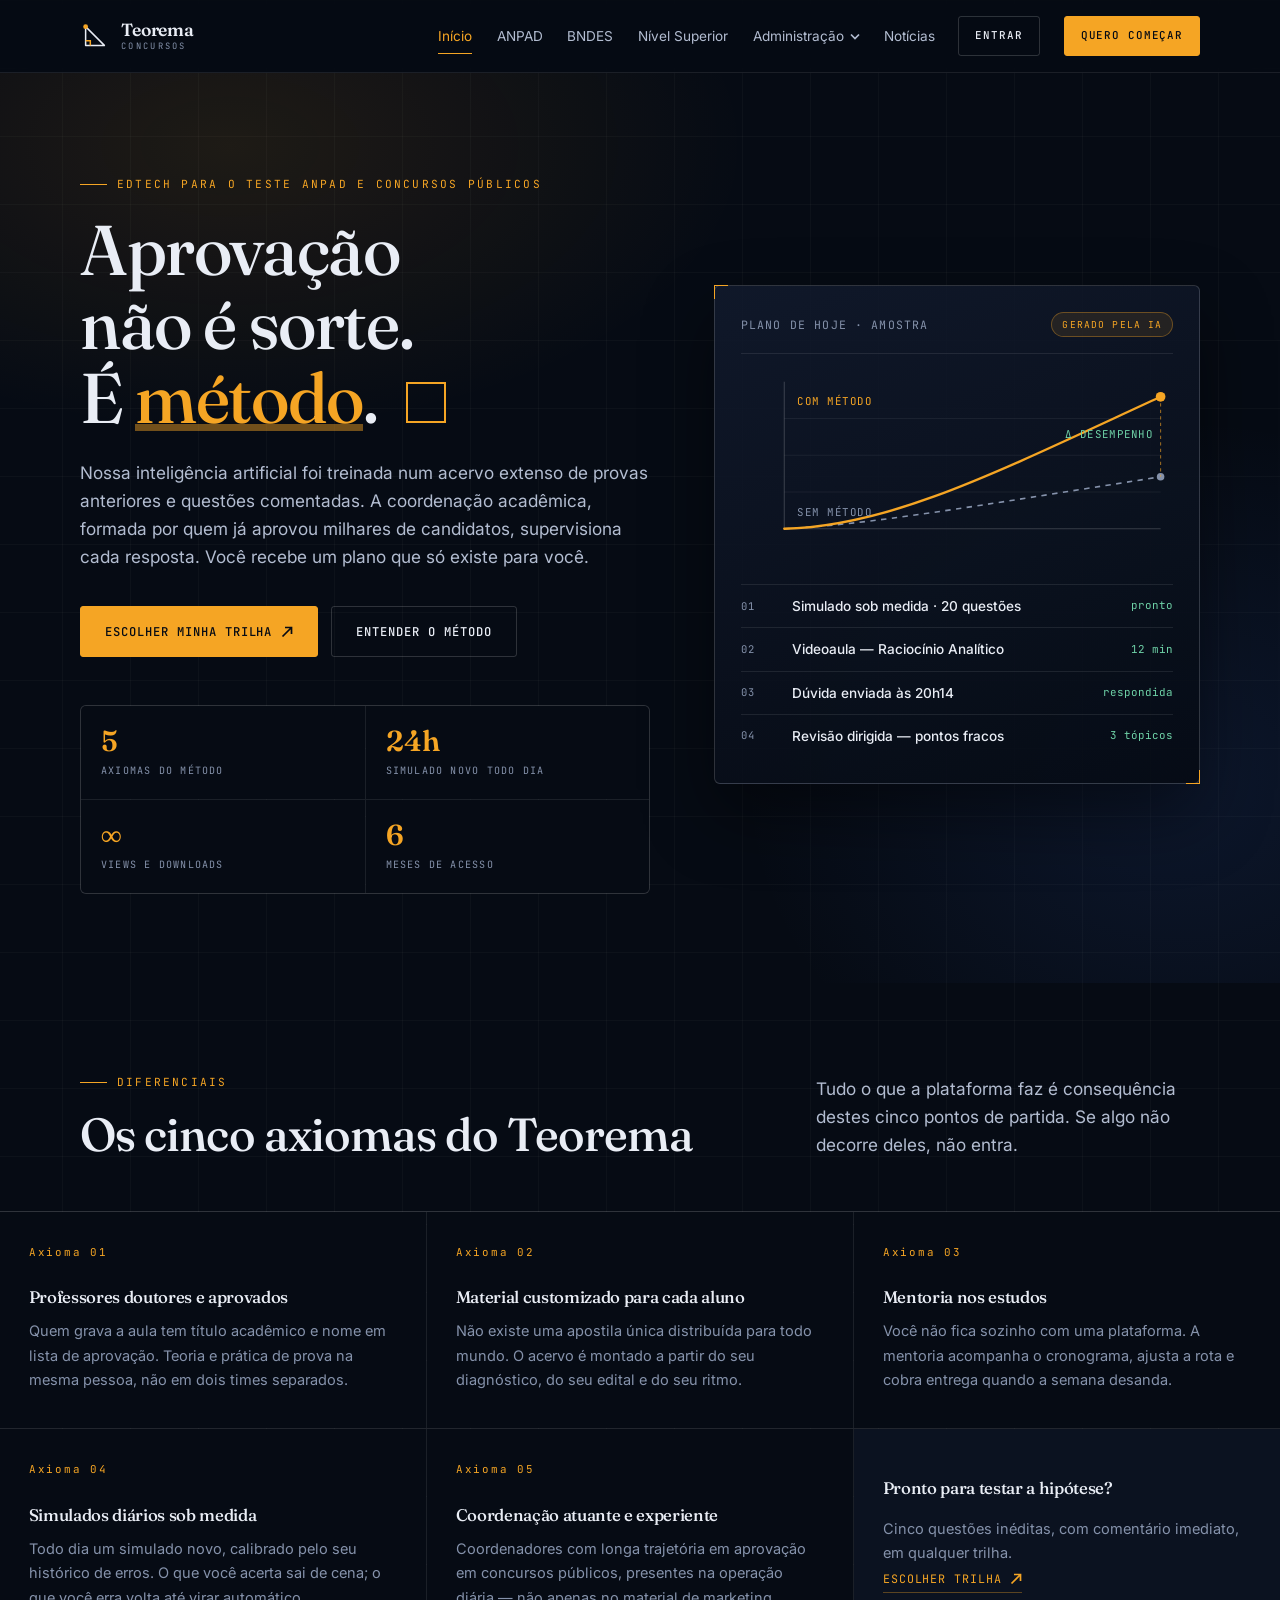
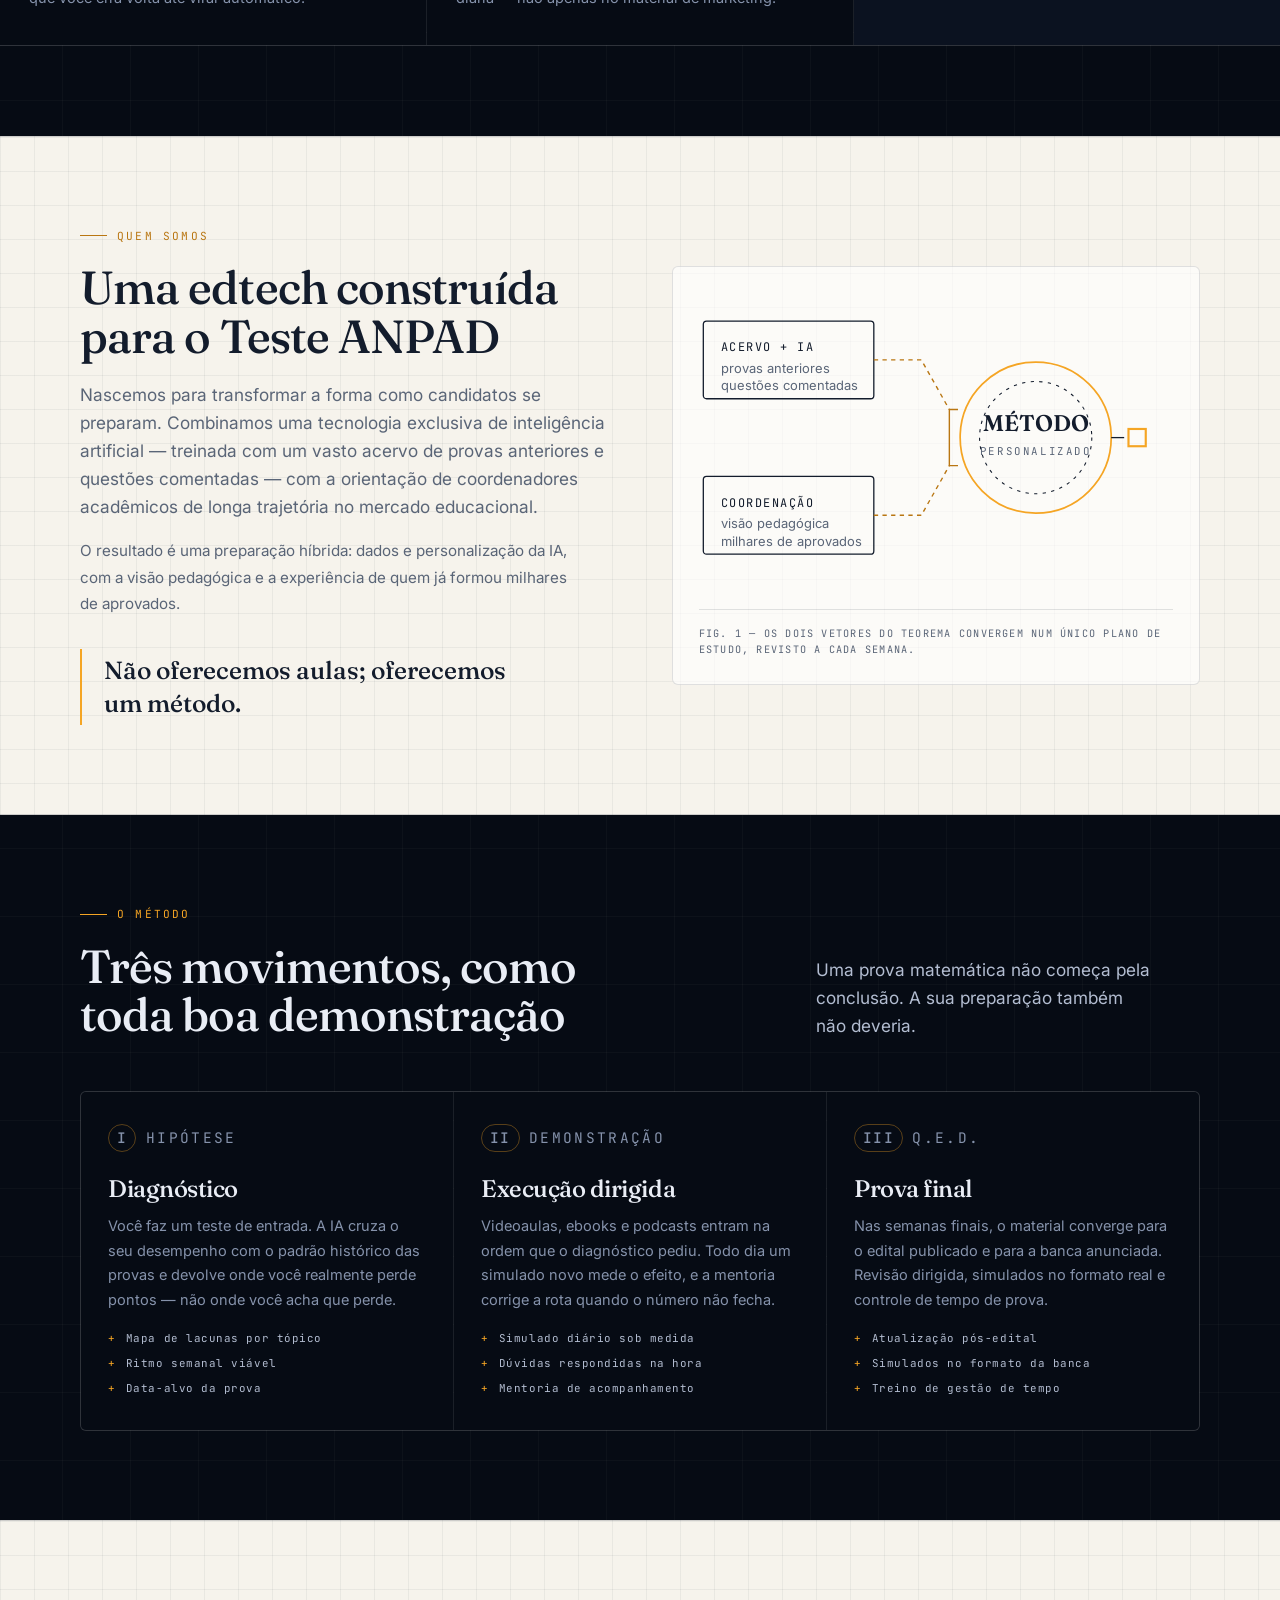
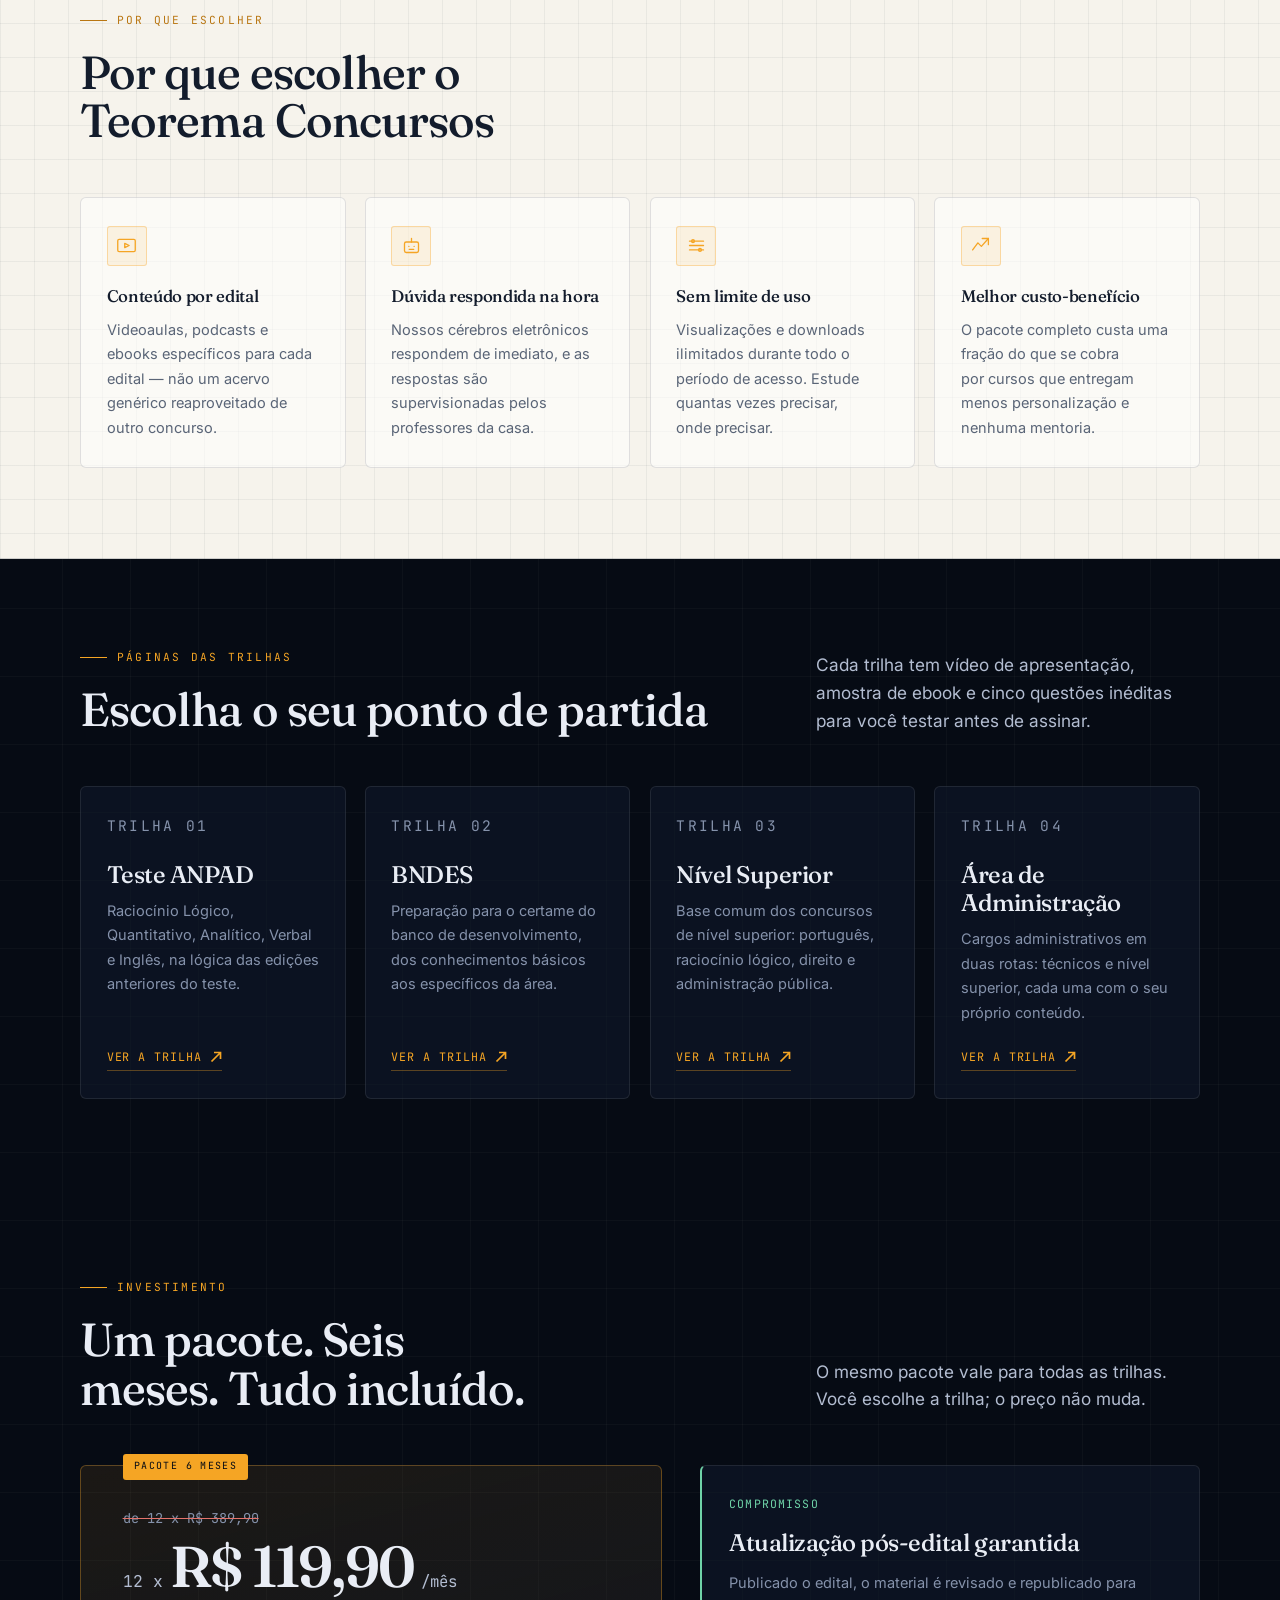
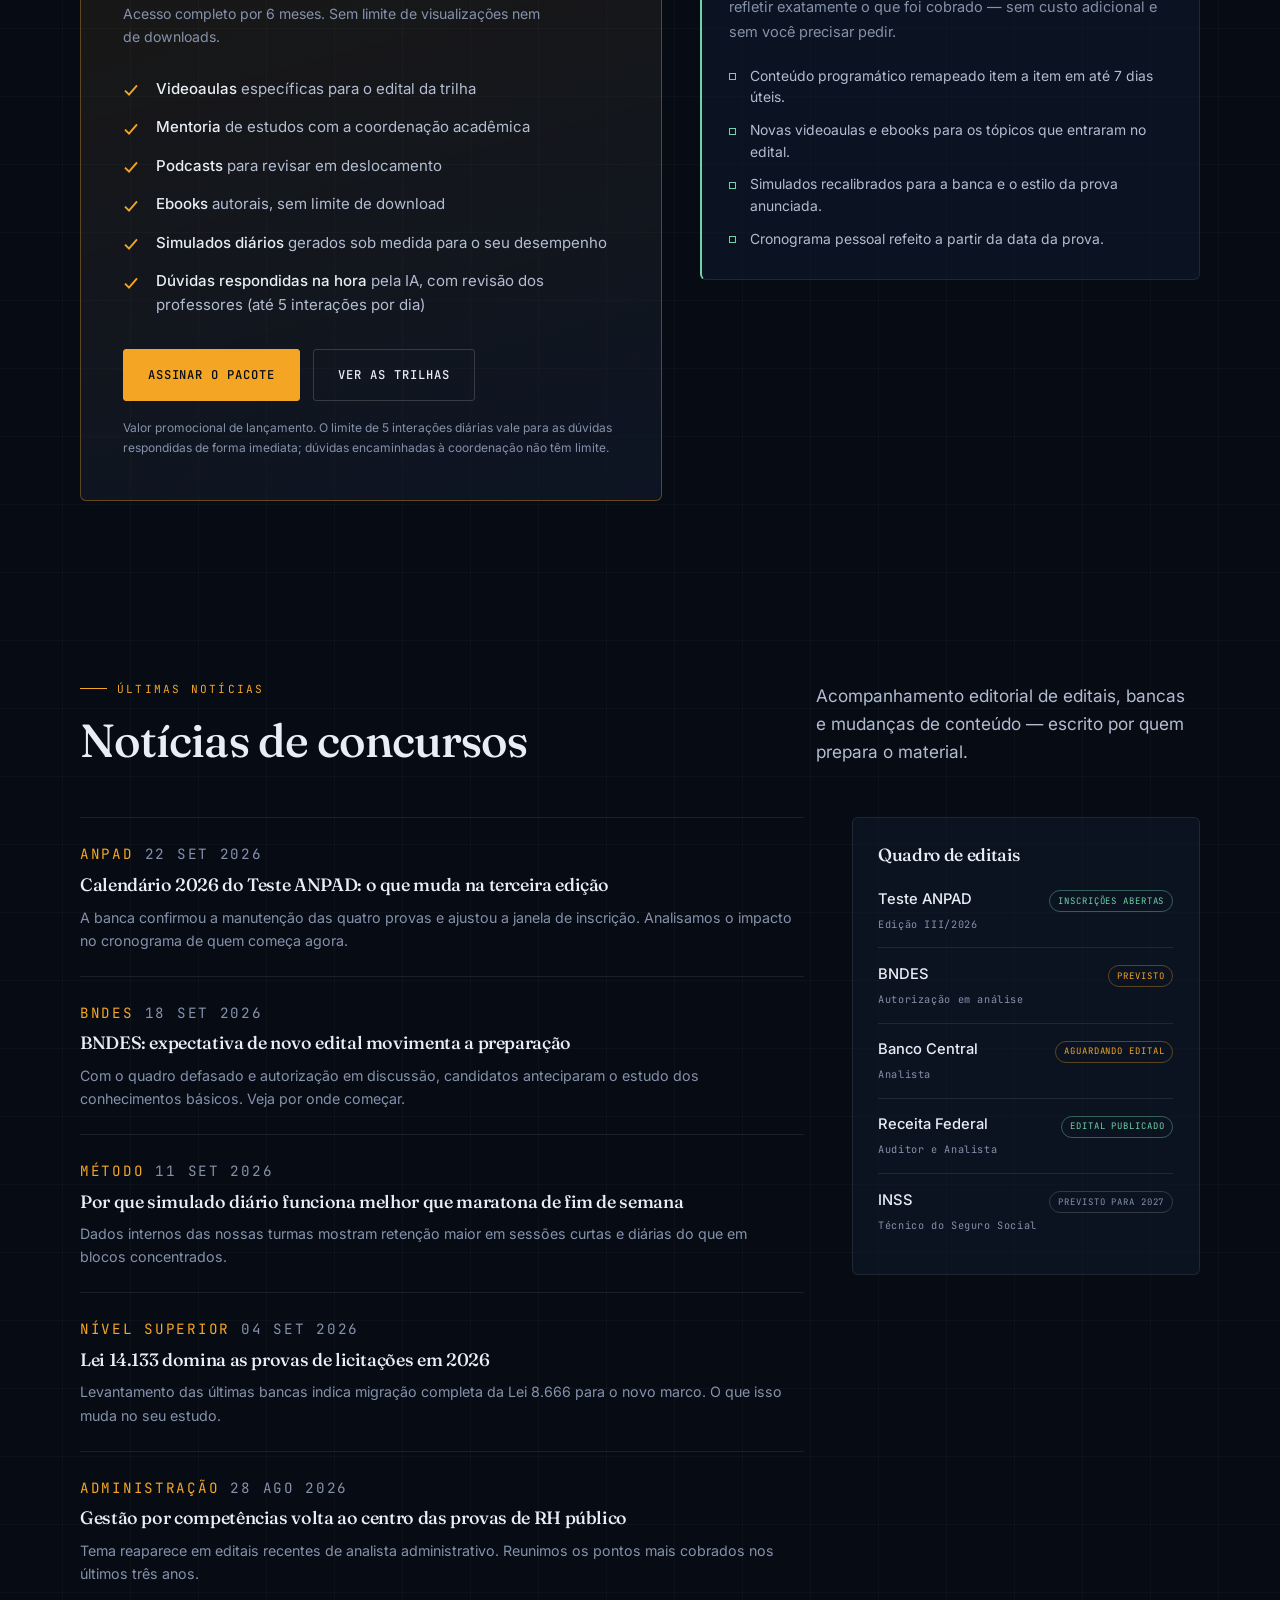
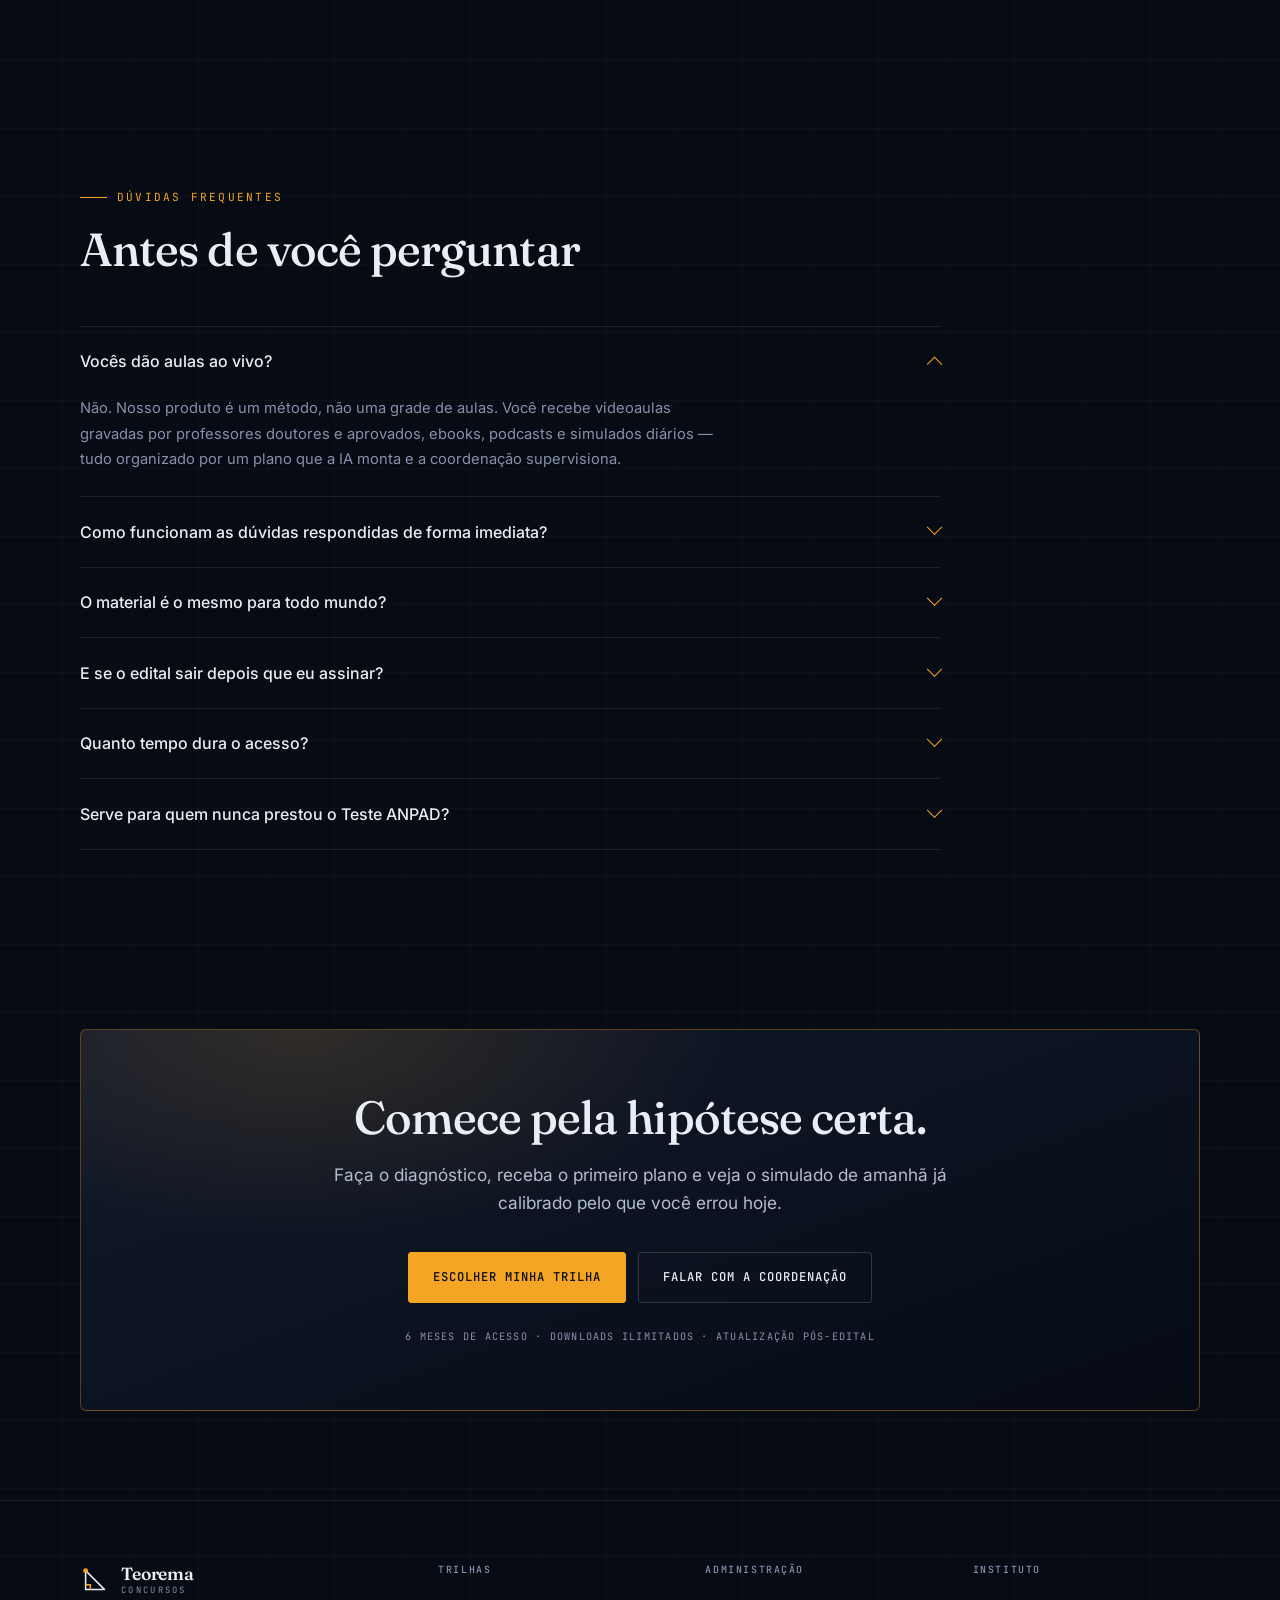
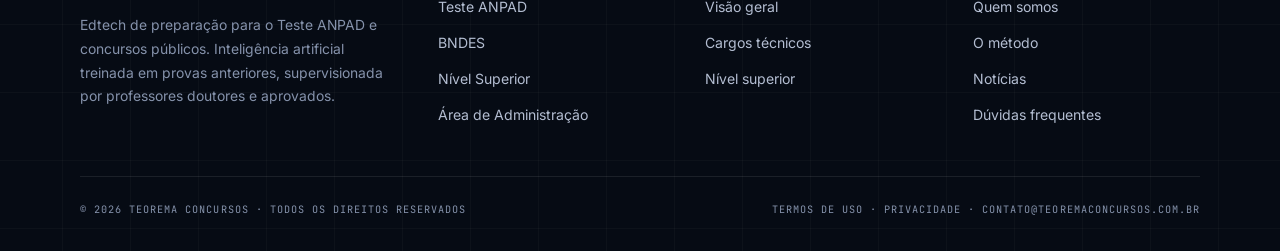
<file: index.html>
<!doctype html>
<html lang="pt-BR">
<head>
<meta charset="utf-8">
<meta name="viewport" content="width=device-width, initial-scale=1, viewport-fit=cover">
<title>Teorema Concursos — preparação para o Teste ANPAD e concursos públicos</title>
<meta name="description" content="Edtech de preparação para o Teste ANPAD e concursos públicos: IA treinada em provas anteriores, professores doutores e aprovados, mentoria, simulados diários e material customizado.">
<meta name="theme-color" content="#060B14">
<meta property="og:title" content="Teorema Concursos — preparação para o Teste ANPAD e concursos públicos">
<meta property="og:description" content="Edtech de preparação para o Teste ANPAD e concursos públicos: IA treinada em provas anteriores, professores doutores e aprovados, mentoria, simulados diários e material customizado.">
<meta property="og:type" content="website">
<meta property="og:locale" content="pt_BR">
<link rel="icon" href="assets/favicon.svg" type="image/svg+xml">
<link rel="preconnect" href="https://fonts.googleapis.com">
<link rel="preconnect" href="https://fonts.gstatic.com" crossorigin>
<link rel="stylesheet" href="https://fonts.googleapis.com/css2?family=Fraunces:opsz,wght,SOFT,WONK@9..144,400..700,0..100,0..1&family=Inter:wght@400;500;600&family=JetBrains+Mono:wght@400;500&display=swap">
<link rel="stylesheet" href="assets/styles.css">
<script src="assets/app.js" defer></script>
</head>
<body>
<a class="skip" href="#main">Pular para o conteúdo</a>
<header class="nav" data-nav>
  <div class="shell">
    <div class="nav-in">
      <a class="brand" href="index.html" aria-label="Teorema Concursos — início">
          <svg class="brand-mark" viewBox="0 0 32 32" fill="none" aria-hidden="true">
            <path d="M6 26V6l20 20H6z" stroke="currentColor" stroke-width="1.6" stroke-linejoin="round"/>
            <path d="M6 21h5v5" stroke="#F5A524" stroke-width="1.6"/>
            <circle cx="6" cy="6" r="2.6" fill="#F5A524"/>
          </svg>
          <span class="brand-txt">
            <span class="brand-name">Teorema</span>
            <span class="brand-sub">Concursos</span>
          </span>
        </a>

      <nav class="nav-links" data-nav-links aria-label="Navegação principal">
        <a class="nav-link is-active" href="index.html">Início</a>
        <a class="nav-link" href="anpad.html">ANPAD</a>
        <a class="nav-link" href="bndes.html">BNDES</a>
        <a class="nav-link" href="nivel-superior.html">Nível Superior</a>

        <div class="nav-drop" data-drop>
          <button type="button" class="nav-link nav-toggle" data-drop-toggle aria-expanded="false">
            Administração <svg width="10" height="10" viewBox="0 0 10 10" fill="none" stroke="currentColor" stroke-width="1.7" aria-hidden="true"><path d="M1 3.5 5 7.5 9 3.5"/></svg>
          </button>
          <div class="nav-menu">
            <a href="administracao.html">Visão geral da área<span>Trilha 04</span></a>
            <a href="administracao-tecnicos.html">Cargos técnicos<span>Nível médio e técnico</span></a>
            <a href="administracao-nivel-superior.html">Cargos de nível superior<span>Analista e gestor</span></a>
          </div>
        </div>

        <a class="nav-link" href="index.html#noticias">Notícias</a>
        <a class="btn btn-ghost btn-sm" href="#planos">Entrar</a>
      </nav>

      <div class="nav-cta">
        <a class="btn btn-primary btn-sm" href="#planos">Quero começar</a>
      </div>

      <button class="burger" type="button" data-burger aria-label="Abrir menu" aria-expanded="false">
        <span></span>
      </button>
    </div>
  </div>
</header>
<main id="main">
<section class="hero">
  <div class="shell hero-in">
    <div>
      <p class="eyebrow">Edtech para o Teste ANPAD e concursos públicos</p>
      <h1 class="h1">Aprovação não é sorte.<br>É <span class="mark">método</span>.<span class="qed"></span></h1>
      <p class="lede">Nossa inteligência artificial foi treinada num acervo extenso de provas anteriores e questões comentadas. A coordenação acadêmica, formada por quem já aprovou milhares de candidatos, supervisiona cada resposta. Você recebe um plano que só existe para você.</p>
      <div class="actions">
        <a class="btn btn-primary" href="#trilhas">Escolher minha trilha <svg width="12" height="12" viewBox="0 0 12 12" fill="none" stroke="currentColor" stroke-width="1.7" aria-hidden="true"><path d="M1.5 10.5 10.5 1.5M4 1.5h6.5V8"/></svg></a>
        <a class="btn btn-ghost" href="#metodo">Entender o método</a>
      </div>

      <div class="stats">
        <div class="stat"><b>5</b><small>Axiomas do método</small></div>
        <div class="stat"><b>24h</b><small>Simulado novo todo dia</small></div>
        <div class="stat"><b>&#8734;</b><small>Views e downloads</small></div>
        <div class="stat"><b>6</b><small>Meses de acesso</small></div>
      </div>
    </div>

    <div class="proof">
      <div class="proof-head">
        <span class="mono">Plano de hoje &middot; amostra</span>
        <span class="proof-tag">Gerado pela IA</span>
      </div>
      <svg class="proof-fig" viewBox="0 0 400 176" fill="none" role="img"
             aria-label="Gráfico comparando a evolução de quem estuda sem método e com o método Teorema">
          <path d="M40 8v136h348" stroke="rgba(255,255,255,.18)" stroke-width="1"/>
          <path d="M40 110h348M40 76h348M40 42h348" stroke="rgba(255,255,255,.06)" stroke-width="1"/>
          <path d="M40 144C120 140 210 124 388 96" stroke="#8592AB" stroke-width="1.5"
                stroke-dasharray="5 5"/>
          <path d="M40 144C138 142 236 92 388 22" stroke="#F5A524" stroke-width="2.2"
                stroke-linecap="round"/>
          <circle cx="388" cy="22" r="4.5" fill="#F5A524"/>
          <circle cx="388" cy="96" r="3.5" fill="#8592AB"/>
          <path d="M388 22v74" stroke="#F5A524" stroke-width="1" stroke-dasharray="3 3" opacity=".6"/>
          <text x="52" y="30" fill="#F5A524" font-family="JetBrains Mono, monospace"
                font-size="10" letter-spacing="1.4">COM MÉTODO</text>
          <text x="52" y="132" fill="#8592AB" font-family="JetBrains Mono, monospace"
                font-size="10" letter-spacing="1.4">SEM MÉTODO</text>
          <text x="300" y="60" fill="#6FD3A8" font-family="JetBrains Mono, monospace"
                font-size="10" letter-spacing="1.2">&#916; DESEMPENHO</text>
        </svg>
      <div class="proof-rows">
        <div class="proof-row"><span class="mono">01</span><b>Simulado sob medida &middot; 20 questões</b><i>pronto</i></div>
        <div class="proof-row"><span class="mono">02</span><b>Videoaula — Raciocínio Analítico</b><i>12 min</i></div>
        <div class="proof-row"><span class="mono">03</span><b>Dúvida enviada às 20h14</b><i>respondida</i></div>
        <div class="proof-row"><span class="mono">04</span><b>Revisão dirigida — pontos fracos</b><i>3 tópicos</i></div>
      </div>
    </div>
  </div>
</section>
<section class="sec" id="diferenciais">
  <div class="shell">
    <div class="sec-head sec-head-split">
      <div>
        <p class="eyebrow">Diferenciais</p>
        <h2 class="h2">Os cinco axiomas do Teorema</h2>
      </div>
      <p class="lede">Tudo o que a plataforma faz é consequência destes cinco pontos de partida. Se algo não decorre deles, não entra.</p>
    </div>
  </div>

  <div class="axioms">
      <article class="axiom">
        <span class="axiom-n">Axioma 01</span>
        <h3 class="h4">Professores doutores e aprovados</h3>
        <p>Quem grava a aula tem título acadêmico e nome em lista de aprovação. Teoria e prática de prova na mesma pessoa, não em dois times separados.</p>
      </article>
      <article class="axiom">
        <span class="axiom-n">Axioma 02</span>
        <h3 class="h4">Material customizado para cada aluno</h3>
        <p>Não existe uma apostila única distribuída para todo mundo. O acervo é montado a partir do seu diagnóstico, do seu edital e do seu ritmo.</p>
      </article>
      <article class="axiom">
        <span class="axiom-n">Axioma 03</span>
        <h3 class="h4">Mentoria nos estudos</h3>
        <p>Você não fica sozinho com uma plataforma. A mentoria acompanha o cronograma, ajusta a rota e cobra entrega quando a semana desanda.</p>
      </article>
      <article class="axiom">
        <span class="axiom-n">Axioma 04</span>
        <h3 class="h4">Simulados diários sob medida</h3>
        <p>Todo dia um simulado novo, calibrado pelo seu histórico de erros. O que você acerta sai de cena; o que você erra volta até virar automático.</p>
      </article>
      <article class="axiom">
        <span class="axiom-n">Axioma 05</span>
        <h3 class="h4">Coordenação atuante e experiente</h3>
        <p>Coordenadores com longa trajetória em aprovação em concursos públicos, presentes na operação diária — não apenas no material de marketing.</p>
      </article>
    <article class="axiom axiom-cta">
      <h3 class="h4">Pronto para testar a hipótese?</h3>
      <p>Cinco questões inéditas, com comentário imediato, em qualquer trilha.</p>
      <p><a class="lnk" href="#trilhas">Escolher trilha <svg width="12" height="12" viewBox="0 0 12 12" fill="none" stroke="currentColor" stroke-width="1.7" aria-hidden="true"><path d="M1.5 10.5 10.5 1.5M4 1.5h6.5V8"/></svg></a></p>
    </article>
  </div>
</section>
<section class="sec paper" id="quem-somos">
  <div class="shell split">
    <div>
      <p class="eyebrow">Quem somos</p>
      <h2 class="h2">Uma edtech construída para o Teste ANPAD</h2>
      <p class="lede">Nascemos para transformar a forma como candidatos se preparam. Combinamos uma tecnologia exclusiva de inteligência artificial — treinada com um vasto acervo de provas anteriores e questões comentadas — com a orientação de coordenadores acadêmicos de longa trajetória no mercado educacional.</p>
      <p class="body">O resultado é uma preparação híbrida: dados e personalização da IA, com a visão pedagógica e a experiência de quem já formou milhares de aprovados.</p>
      <p class="quote">Não oferecemos aulas; oferecemos um método.</p>
    </div>

    <figure class="figure">
      <svg viewBox="0 0 440 268" fill="none" role="img"
          aria-label="Diagrama: acervo com inteligência artificial e coordenação acadêmica convergindo para o método Teorema">
        <rect x="4" y="26" width="158" height="72" rx="3" stroke="#131C2C" stroke-width="1.2"/>
        <text x="20" y="54" fill="#131C2C" font-family="JetBrains Mono, monospace" font-size="11" letter-spacing="1.4">ACERVO + IA</text>
        <text x="20" y="74" fill="#5A6577" font-family="Inter, sans-serif" font-size="12">provas anteriores</text>
        <text x="20" y="90" fill="#5A6577" font-family="Inter, sans-serif" font-size="12">questões comentadas</text>

        <rect x="4" y="170" width="158" height="72" rx="3" stroke="#131C2C" stroke-width="1.2"/>
        <text x="20" y="198" fill="#131C2C" font-family="JetBrains Mono, monospace" font-size="11" letter-spacing="1.4">COORDENAÇÃO</text>
        <text x="20" y="218" fill="#5A6577" font-family="Inter, sans-serif" font-size="12">visão pedagógica</text>
        <text x="20" y="234" fill="#5A6577" font-family="Inter, sans-serif" font-size="12">milhares de aprovados</text>

        <path d="M162 62h44l26 46" stroke="#B97612" stroke-width="1.3" stroke-dasharray="4 4"/>
        <path d="M162 206h44l26-46" stroke="#B97612" stroke-width="1.3" stroke-dasharray="4 4"/>

        <circle cx="312" cy="134" r="70" stroke="#F5A524" stroke-width="1.6"/>
        <circle cx="312" cy="134" r="52" stroke="#131C2C" stroke-width="1" stroke-dasharray="3 5"/>
        <text x="312" y="128" fill="#131C2C" text-anchor="middle" font-family="Fraunces, Georgia, serif" font-size="21" font-weight="600">MÉTODO</text>
        <text x="312" y="150" fill="#5A6577" text-anchor="middle" font-family="JetBrains Mono, monospace" font-size="10" letter-spacing="2.4">PERSONALIZADO</text>

        <path d="M240 108h-8v52h8" stroke="#B97612" stroke-width="1.3"/>
        <rect x="398" y="126" width="16" height="16" stroke="#F5A524" stroke-width="2"/>
        <path d="M382 134h12" stroke="#131C2C" stroke-width="1.2"/>
      </svg>
      <figcaption>Fig. 1 — Os dois vetores do Teorema convergem num único plano de estudo, revisto a cada semana.</figcaption>
    </figure>
  </div>
</section>
<section class="sec" id="metodo">
  <div class="shell">
    <div class="sec-head sec-head-split">
      <div>
        <p class="eyebrow">O método</p>
        <h2 class="h2">Três movimentos, como toda boa demonstração</h2>
      </div>
      <p class="lede">Uma prova matemática não começa pela conclusão. A sua preparação também não deveria.</p>
    </div>
    <div class="steps">
      <article class="step">
        <p class="step-n"><b>I</b> Hipótese</p>
        <h3 class="h3">Diagnóstico</h3>
        <p>Você faz um teste de entrada. A IA cruza o seu desempenho com o padrão histórico das provas e devolve onde você realmente perde pontos — não onde você acha que perde.</p>
        <ul><li>Mapa de lacunas por tópico</li><li>Ritmo semanal viável</li><li>Data-alvo da prova</li></ul>
      </article>
      <article class="step">
        <p class="step-n"><b>II</b> Demonstração</p>
        <h3 class="h3">Execução dirigida</h3>
        <p>Videoaulas, ebooks e podcasts entram na ordem que o diagnóstico pediu. Todo dia um simulado novo mede o efeito, e a mentoria corrige a rota quando o número não fecha.</p>
        <ul><li>Simulado diário sob medida</li><li>Dúvidas respondidas na hora</li><li>Mentoria de acompanhamento</li></ul>
      </article>
      <article class="step">
        <p class="step-n"><b>III</b> Q.E.D.</p>
        <h3 class="h3">Prova final</h3>
        <p>Nas semanas finais, o material converge para o edital publicado e para a banca anunciada. Revisão dirigida, simulados no formato real e controle de tempo de prova.</p>
        <ul><li>Atualização pós-edital</li><li>Simulados no formato da banca</li><li>Treino de gestão de tempo</li></ul>
      </article>
    </div>
  </div>
</section>
<section class="sec paper">
  <div class="shell">
    <div class="sec-head">
      <p class="eyebrow">Por que escolher</p>
      <h2 class="h2">Por que escolher o Teorema Concursos</h2>
    </div>
    <div class="grid grid-4">
      <article class="card">
        <span class="card-ico"><svg width="21" height="21" viewBox="0 0 24 24" fill="none" stroke="currentColor" stroke-width="1.5" stroke-linecap="round" stroke-linejoin="round" aria-hidden="true"><rect x="2" y="5" width="20" height="14" rx="1.5"/><path d="M10 9.5 15 12l-5 2.5z"/></svg></span>
        <h3 class="h4">Conteúdo por edital</h3>
        <p>Videoaulas, podcasts e ebooks específicos para cada edital — não um acervo genérico reaproveitado de outro concurso.</p>
      </article>
      <article class="card">
        <span class="card-ico"><svg width="21" height="21" viewBox="0 0 24 24" fill="none" stroke="currentColor" stroke-width="1.5" stroke-linecap="round" stroke-linejoin="round" aria-hidden="true"><rect x="4" y="8" width="16" height="12" rx="2"/><path d="M12 4v4M9 13h.01M15 13h.01M9.5 16.5h5"/></svg></span>
        <h3 class="h4">Dúvida respondida na hora</h3>
        <p>Nossos cérebros eletrônicos respondem de imediato, e as respostas são supervisionadas pelos professores da casa.</p>
      </article>
      <article class="card">
        <span class="card-ico"><svg width="21" height="21" viewBox="0 0 24 24" fill="none" stroke="currentColor" stroke-width="1.5" stroke-linecap="round" stroke-linejoin="round" aria-hidden="true"><path d="M4 7h16M4 12h16M4 17h16"/><circle cx="8" cy="7" r="1.6"/><circle cx="16" cy="17" r="1.6"/></svg></span>
        <h3 class="h4">Sem limite de uso</h3>
        <p>Visualizações e downloads ilimitados durante todo o período de acesso. Estude quantas vezes precisar, onde precisar.</p>
      </article>
      <article class="card">
        <span class="card-ico"><svg width="21" height="21" viewBox="0 0 24 24" fill="none" stroke="currentColor" stroke-width="1.5" stroke-linecap="round" stroke-linejoin="round" aria-hidden="true"><path d="M3 17 9 9l4 4 8-9"/><path d="M14 4h7v7"/></svg></span>
        <h3 class="h4">Melhor custo-benefício</h3>
        <p>O pacote completo custa uma fração do que se cobra por cursos que entregam menos personalização e nenhuma mentoria.</p>
      </article>
    </div>
  </div>
</section>
<section class="sec" id="trilhas">
  <div class="shell">
    <div class="sec-head sec-head-split">
      <div>
        <p class="eyebrow">Páginas das trilhas</p>
        <h2 class="h2">Escolha o seu ponto de partida</h2>
      </div>
      <p class="lede">Cada trilha tem vídeo de apresentação, amostra de ebook e cinco questões inéditas para você testar antes de assinar.</p>
    </div>
    <div class="grid grid-4">
      <article class="card track">
        <p class="track-code">Trilha 01</p>
        <h3 class="h3">Teste ANPAD</h3>
        <p>Raciocínio Lógico, Quantitativo, Analítico, Verbal e Inglês, na lógica das edições anteriores do teste.</p>
        <a class="lnk" href="anpad.html">Ver a trilha <svg width="12" height="12" viewBox="0 0 12 12" fill="none" stroke="currentColor" stroke-width="1.7" aria-hidden="true"><path d="M1.5 10.5 10.5 1.5M4 1.5h6.5V8"/></svg></a>
      </article>
      <article class="card track">
        <p class="track-code">Trilha 02</p>
        <h3 class="h3">BNDES</h3>
        <p>Preparação para o certame do banco de desenvolvimento, dos conhecimentos básicos aos específicos da área.</p>
        <a class="lnk" href="bndes.html">Ver a trilha <svg width="12" height="12" viewBox="0 0 12 12" fill="none" stroke="currentColor" stroke-width="1.7" aria-hidden="true"><path d="M1.5 10.5 10.5 1.5M4 1.5h6.5V8"/></svg></a>
      </article>
      <article class="card track">
        <p class="track-code">Trilha 03</p>
        <h3 class="h3">Nível Superior</h3>
        <p>Base comum dos concursos de nível superior: português, raciocínio lógico, direito e administração pública.</p>
        <a class="lnk" href="nivel-superior.html">Ver a trilha <svg width="12" height="12" viewBox="0 0 12 12" fill="none" stroke="currentColor" stroke-width="1.7" aria-hidden="true"><path d="M1.5 10.5 10.5 1.5M4 1.5h6.5V8"/></svg></a>
      </article>
      <article class="card track">
        <p class="track-code">Trilha 04</p>
        <h3 class="h3">Área de Administração</h3>
        <p>Cargos administrativos em duas rotas: técnicos e nível superior, cada uma com o seu próprio conteúdo.</p>
        <a class="lnk" href="administracao.html">Ver a trilha <svg width="12" height="12" viewBox="0 0 12 12" fill="none" stroke="currentColor" stroke-width="1.7" aria-hidden="true"><path d="M1.5 10.5 10.5 1.5M4 1.5h6.5V8"/></svg></a>
      </article>
    </div>
  </div>
</section>
<section class="sec" id="planos">
  <div class="shell">
    <div class="sec-head sec-head-split">
      <div>
        <p class="eyebrow">Investimento</p>
        <h2 class="h2">Um pacote. Seis meses. Tudo incluído.</h2>
      </div>
      <p class="lede">O mesmo pacote vale para todas as trilhas. Você escolhe a trilha; o preço não muda.</p>
    </div>

    <div class="price-wrap">
      <div class="price">
        <span class="price-badge">Pacote 6 meses</span>
        <span class="price-old">de 12 x R$ 389,90</span>
        <p class="price-now">
          <span class="x">12 x</span>
          <span class="v">R$ 119,90</span>
          <span class="c">/mês</span>
        </p>
        <p class="price-sub">Acesso completo por 6 meses. Sem limite de visualizações nem de downloads.</p>
    <ul class="checks">
      <li class="check"><svg width="16" height="16" viewBox="0 0 16 16" fill="none" stroke="currentColor" stroke-width="1.9" aria-hidden="true"><path d="M2 8.6 6 12.6 14 3.4"/></svg><span><b>Videoaulas</b> específicas para o edital da trilha</span></li>
      <li class="check"><svg width="16" height="16" viewBox="0 0 16 16" fill="none" stroke="currentColor" stroke-width="1.9" aria-hidden="true"><path d="M2 8.6 6 12.6 14 3.4"/></svg><span><b>Mentoria</b> de estudos com a coordenação acadêmica</span></li>
      <li class="check"><svg width="16" height="16" viewBox="0 0 16 16" fill="none" stroke="currentColor" stroke-width="1.9" aria-hidden="true"><path d="M2 8.6 6 12.6 14 3.4"/></svg><span><b>Podcasts</b> para revisar em deslocamento</span></li>
      <li class="check"><svg width="16" height="16" viewBox="0 0 16 16" fill="none" stroke="currentColor" stroke-width="1.9" aria-hidden="true"><path d="M2 8.6 6 12.6 14 3.4"/></svg><span><b>Ebooks</b> autorais, sem limite de download</span></li>
      <li class="check"><svg width="16" height="16" viewBox="0 0 16 16" fill="none" stroke="currentColor" stroke-width="1.9" aria-hidden="true"><path d="M2 8.6 6 12.6 14 3.4"/></svg><span><b>Simulados diários</b> gerados sob medida para o seu desempenho</span></li>
      <li class="check"><svg width="16" height="16" viewBox="0 0 16 16" fill="none" stroke="currentColor" stroke-width="1.9" aria-hidden="true"><path d="M2 8.6 6 12.6 14 3.4"/></svg><span><b>Dúvidas respondidas na hora</b> pela IA, com revisão dos professores (até 5 interações por dia)</span></li>
    </ul>
        <div class="actions">
          <a class="btn btn-primary" href="#planos">Assinar o pacote</a>
          <a class="btn btn-ghost" href="#trilhas">Ver as trilhas</a>
        </div>
        <p class="price-fine">Valor promocional de lançamento. O limite de 5 interações diárias vale para as dúvidas respondidas de forma imediata; dúvidas encaminhadas à coordenação não têm limite.</p>
      </div>

      <div class="pledge">
        <span class="mono">Compromisso</span>
        <h3 class="h3">Atualização pós-edital garantida</h3>
        <p>Publicado o edital, o material é revisado e republicado para refletir exatamente o que foi cobrado — sem custo adicional e sem você precisar pedir.</p>
        <ul>
          <li>Conteúdo programático remapeado item a item em até 7 dias úteis.</li>
          <li>Novas videoaulas e ebooks para os tópicos que entraram no edital.</li>
          <li>Simulados recalibrados para a banca e o estilo da prova anunciada.</li>
          <li>Cronograma pessoal refeito a partir da data da prova.</li>
        </ul>
      </div>
    </div>
  </div>
</section>
<section class="sec" id="noticias">
  <div class="shell">
    <div class="sec-head sec-head-split">
      <div>
        <p class="eyebrow">Últimas notícias</p>
        <h2 class="h2">Notícias de concursos</h2>
      </div>
      <p class="lede">Acompanhamento editorial de editais, bancas e mudanças de conteúdo — escrito por quem prepara o material.</p>
    </div>

    <div class="news-cols">
      <div class="news">
      <article class="news-item">
        <p class="news-meta"><span class="t">ANPAD</span><span>22 set 2026</span></p>
        <h3>Calendário 2026 do Teste ANPAD: o que muda na terceira edição</h3>
        <p>A banca confirmou a manutenção das quatro provas e ajustou a janela de inscrição. Analisamos o impacto no cronograma de quem começa agora.</p>
      </article>
      <article class="news-item">
        <p class="news-meta"><span class="t">BNDES</span><span>18 set 2026</span></p>
        <h3>BNDES: expectativa de novo edital movimenta a preparação</h3>
        <p>Com o quadro defasado e autorização em discussão, candidatos anteciparam o estudo dos conhecimentos básicos. Veja por onde começar.</p>
      </article>
      <article class="news-item">
        <p class="news-meta"><span class="t">Método</span><span>11 set 2026</span></p>
        <h3>Por que simulado diário funciona melhor que maratona de fim de semana</h3>
        <p>Dados internos das nossas turmas mostram retenção maior em sessões curtas e diárias do que em blocos concentrados.</p>
      </article>
      <article class="news-item">
        <p class="news-meta"><span class="t">Nível Superior</span><span>04 set 2026</span></p>
        <h3>Lei 14.133 domina as provas de licitações em 2026</h3>
        <p>Levantamento das últimas bancas indica migração completa da Lei 8.666 para o novo marco. O que isso muda no seu estudo.</p>
      </article>
      <article class="news-item">
        <p class="news-meta"><span class="t">Administração</span><span>28 ago 2026</span></p>
        <h3>Gestão por competências volta ao centro das provas de RH público</h3>
        <p>Tema reaparece em editais recentes de analista administrativo. Reunimos os pontos mais cobrados nos últimos três anos.</p>
      </article>
      </div>

      <aside class="board">
        <h3 class="h4">Quadro de editais</h3>
        <ol>
          <li>
            <span class="board-top"><b>Teste ANPAD</b><span class="board-st open">Inscrições abertas</span></span>
            <small>Edição III/2026</small>
          </li>
          <li>
            <span class="board-top"><b>BNDES</b><span class="board-st soon">Previsto</span></span>
            <small>Autorização em análise</small>
          </li>
          <li>
            <span class="board-top"><b>Banco Central</b><span class="board-st soon">Aguardando edital</span></span>
            <small>Analista</small>
          </li>
          <li>
            <span class="board-top"><b>Receita Federal</b><span class="board-st open">Edital publicado</span></span>
            <small>Auditor e Analista</small>
          </li>
          <li>
            <span class="board-top"><b>INSS</b><span class="board-st ">Previsto para 2027</span></span>
            <small>Técnico do Seguro Social</small>
          </li>
        </ol>
      </aside>
    </div>
  </div>
</section>
<section class="sec" id="duvidas">
  <div class="shell">
    <div class="sec-head">
      <p class="eyebrow">Dúvidas frequentes</p>
      <h2 class="h2">Antes de você perguntar</h2>
    </div>
    <div class="faq">
      <details open>
        <summary>Vocês dão aulas ao vivo?</summary>
        <p>Não. Nosso produto é um método, não uma grade de aulas. Você recebe videoaulas gravadas por professores doutores e aprovados, ebooks, podcasts e simulados diários — tudo organizado por um plano que a IA monta e a coordenação supervisiona.</p>
      </details>
      <details>
        <summary>Como funcionam as dúvidas respondidas de forma imediata?</summary>
        <p>Você envia a dúvida e recebe a resposta na hora, gerada pelos nossos cérebros eletrônicos a partir do acervo de questões comentadas. Toda resposta é supervisionada pelos nossos professores, e o limite é de 5 interações por dia. Dúvidas encaminhadas à coordenação não entram nesse limite.</p>
      </details>
      <details>
        <summary>O material é o mesmo para todo mundo?</summary>
        <p>Não. O acervo é comum, mas a sequência, o volume e a ênfase mudam por aluno. O simulado de hoje é montado a partir dos seus erros de ontem.</p>
      </details>
      <details>
        <summary>E se o edital sair depois que eu assinar?</summary>
        <p>O compromisso de atualização pós-edital cobre isso: o conteúdo programático é remapeado, novas aulas e ebooks entram, e os simulados são recalibrados para a banca anunciada — sem custo adicional.</p>
      </details>
      <details>
        <summary>Quanto tempo dura o acesso?</summary>
        <p>Seis meses, com visualizações e downloads ilimitados. O pacote sai por 12 x R$ 119,90, no lugar dos 12 x R$ 389,90 de tabela.</p>
      </details>
      <details>
        <summary>Serve para quem nunca prestou o Teste ANPAD?</summary>
        <p>Sim. O diagnóstico de entrada existe justamente para posicionar quem está começando do zero e para evitar que quem já tem base perca tempo revendo o que domina.</p>
      </details>
    </div>
  </div>
</section>
<section class="sec">
  <div class="shell">
    <div class="cta">
      <h2 class="h2">Comece pela hipótese certa.</h2>
      <p class="lede">Faça o diagnóstico, receba o primeiro plano e veja o simulado de amanhã já calibrado pelo que você errou hoje.</p>
      <div class="actions">
        <a class="btn btn-primary" href="#trilhas">Escolher minha trilha</a>
        <a class="btn btn-ghost" href="#planos">Falar com a coordenação</a>
      </div>
      <p class="cta-fine">6 meses de acesso &middot; downloads ilimitados &middot; atualização pós-edital</p>
    </div>
  </div>
</section>
</main>
<footer class="foot">
  <div class="shell">
    <div class="foot-grid">
      <div class="foot-brand">
        <a class="brand" href="index.html" aria-label="Teorema Concursos — início">
          <svg class="brand-mark" viewBox="0 0 32 32" fill="none" aria-hidden="true">
            <path d="M6 26V6l20 20H6z" stroke="currentColor" stroke-width="1.6" stroke-linejoin="round"/>
            <path d="M6 21h5v5" stroke="#F5A524" stroke-width="1.6"/>
            <circle cx="6" cy="6" r="2.6" fill="#F5A524"/>
          </svg>
          <span class="brand-txt">
            <span class="brand-name">Teorema</span>
            <span class="brand-sub">Concursos</span>
          </span>
        </a>
        <p>Edtech de preparação para o Teste ANPAD e concursos públicos. Inteligência artificial treinada em provas anteriores, supervisionada por professores doutores e aprovados.</p>
      </div>

      <div class="foot-col">
        <h4>Trilhas</h4>
        <ul>
          <li><a href="anpad.html">Teste ANPAD</a></li>
          <li><a href="bndes.html">BNDES</a></li>
          <li><a href="nivel-superior.html">Nível Superior</a></li>
          <li><a href="administracao.html">Área de Administração</a></li>
        </ul>
      </div>

      <div class="foot-col">
        <h4>Administração</h4>
        <ul>
          <li><a href="administracao.html">Visão geral</a></li>
          <li><a href="administracao-tecnicos.html">Cargos técnicos</a></li>
          <li><a href="administracao-nivel-superior.html">Nível superior</a></li>
        </ul>
      </div>

      <div class="foot-col">
        <h4>Instituto</h4>
        <ul>
          <li><a href="index.html#quem-somos">Quem somos</a></li>
          <li><a href="index.html#metodo">O método</a></li>
          <li><a href="index.html#noticias">Notícias</a></li>
          <li><a href="index.html#duvidas">Dúvidas frequentes</a></li>
        </ul>
      </div>
    </div>

    <div class="foot-base">
      <span>&copy; <span data-year>2026</span> Teorema Concursos &middot; Todos os direitos reservados</span>
      <span>Termos de uso &middot; Privacidade &middot; contato@teoremaconcursos.com.br</span>
    </div>
  </div>
</footer>
</body>
</html>
</file>
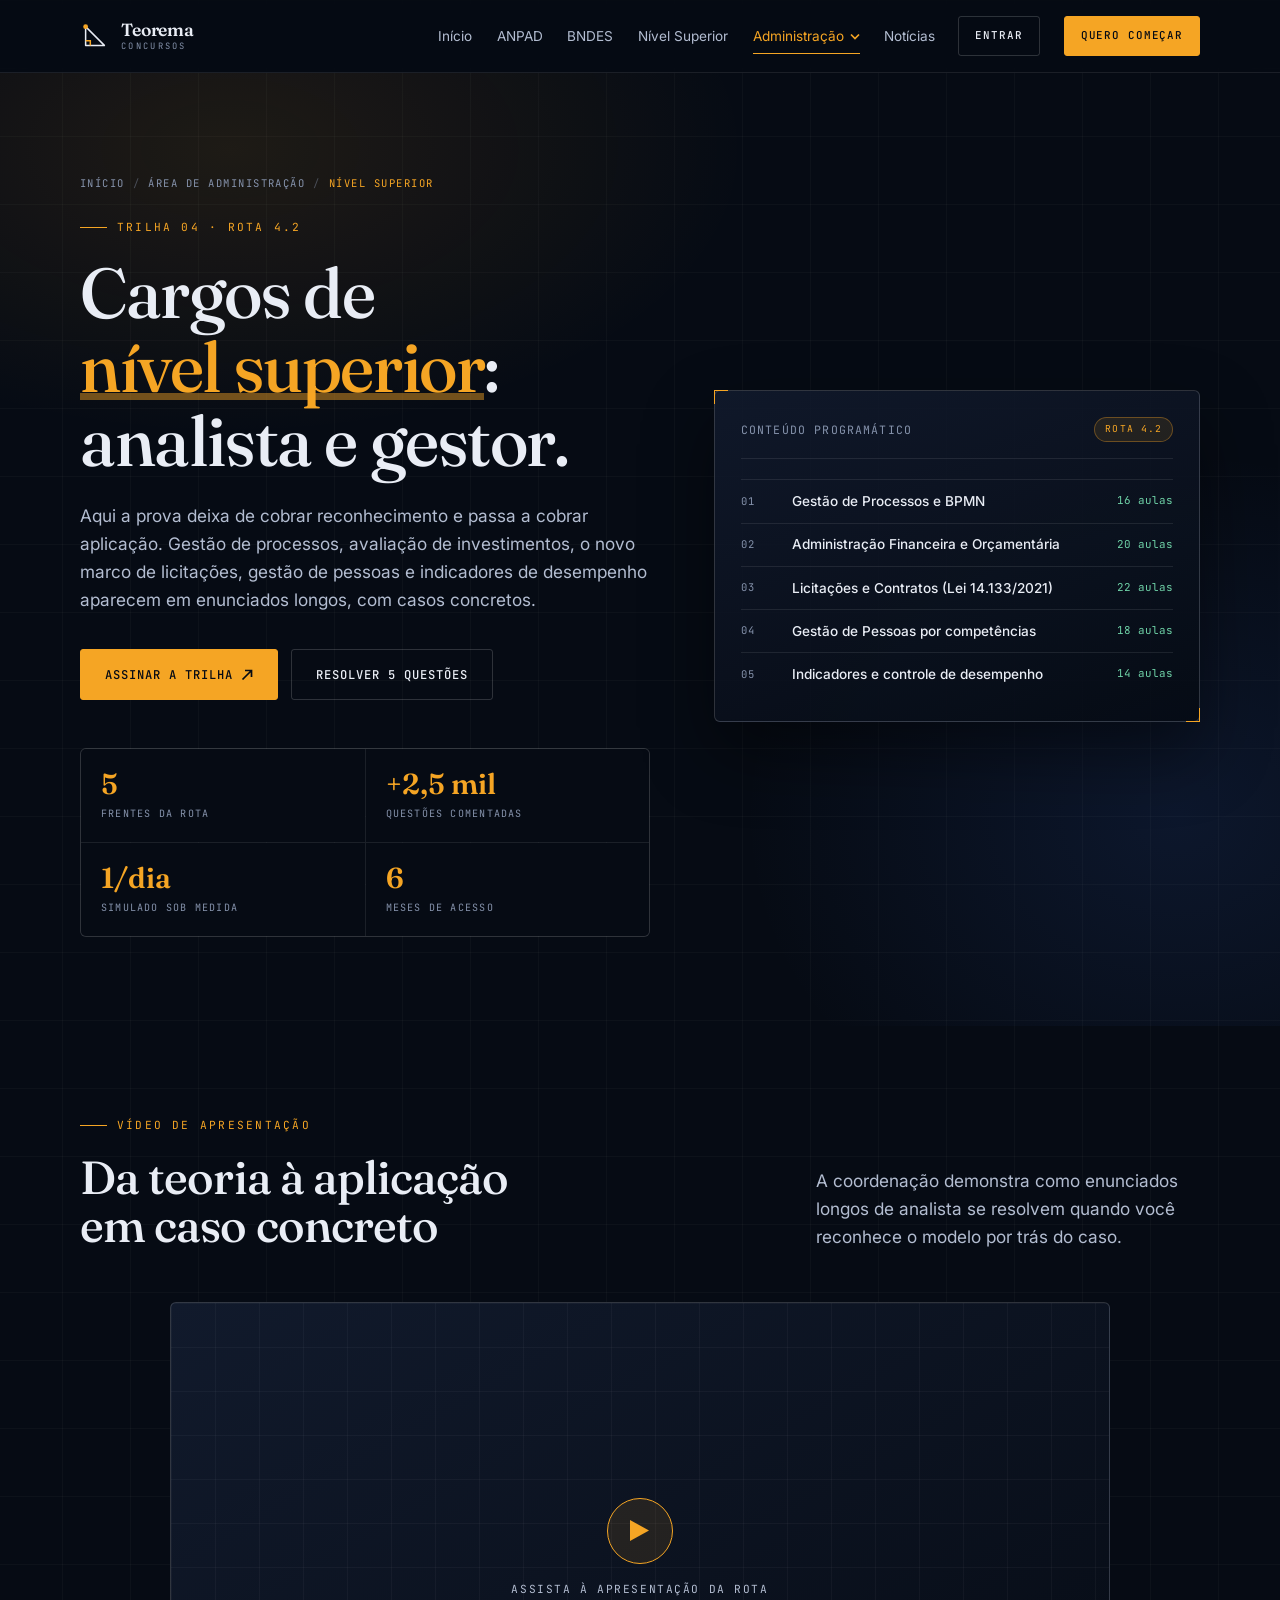
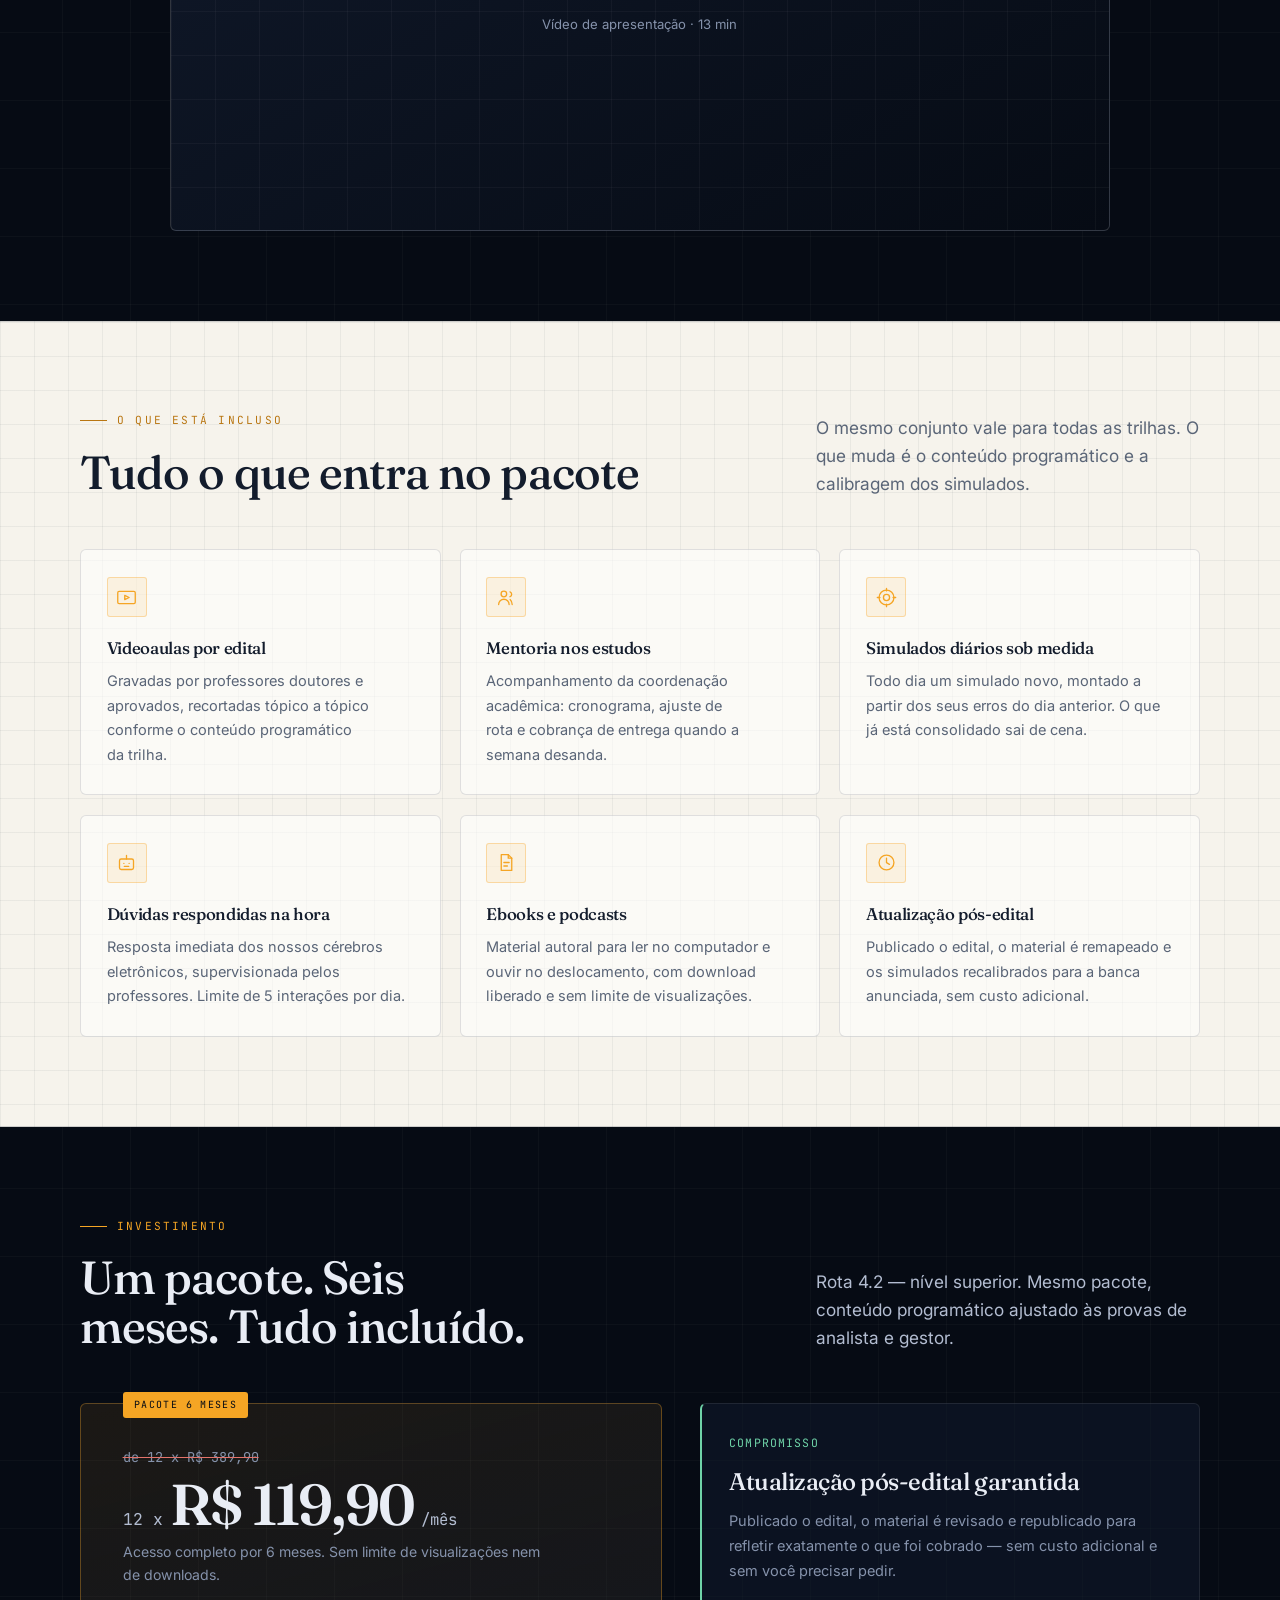
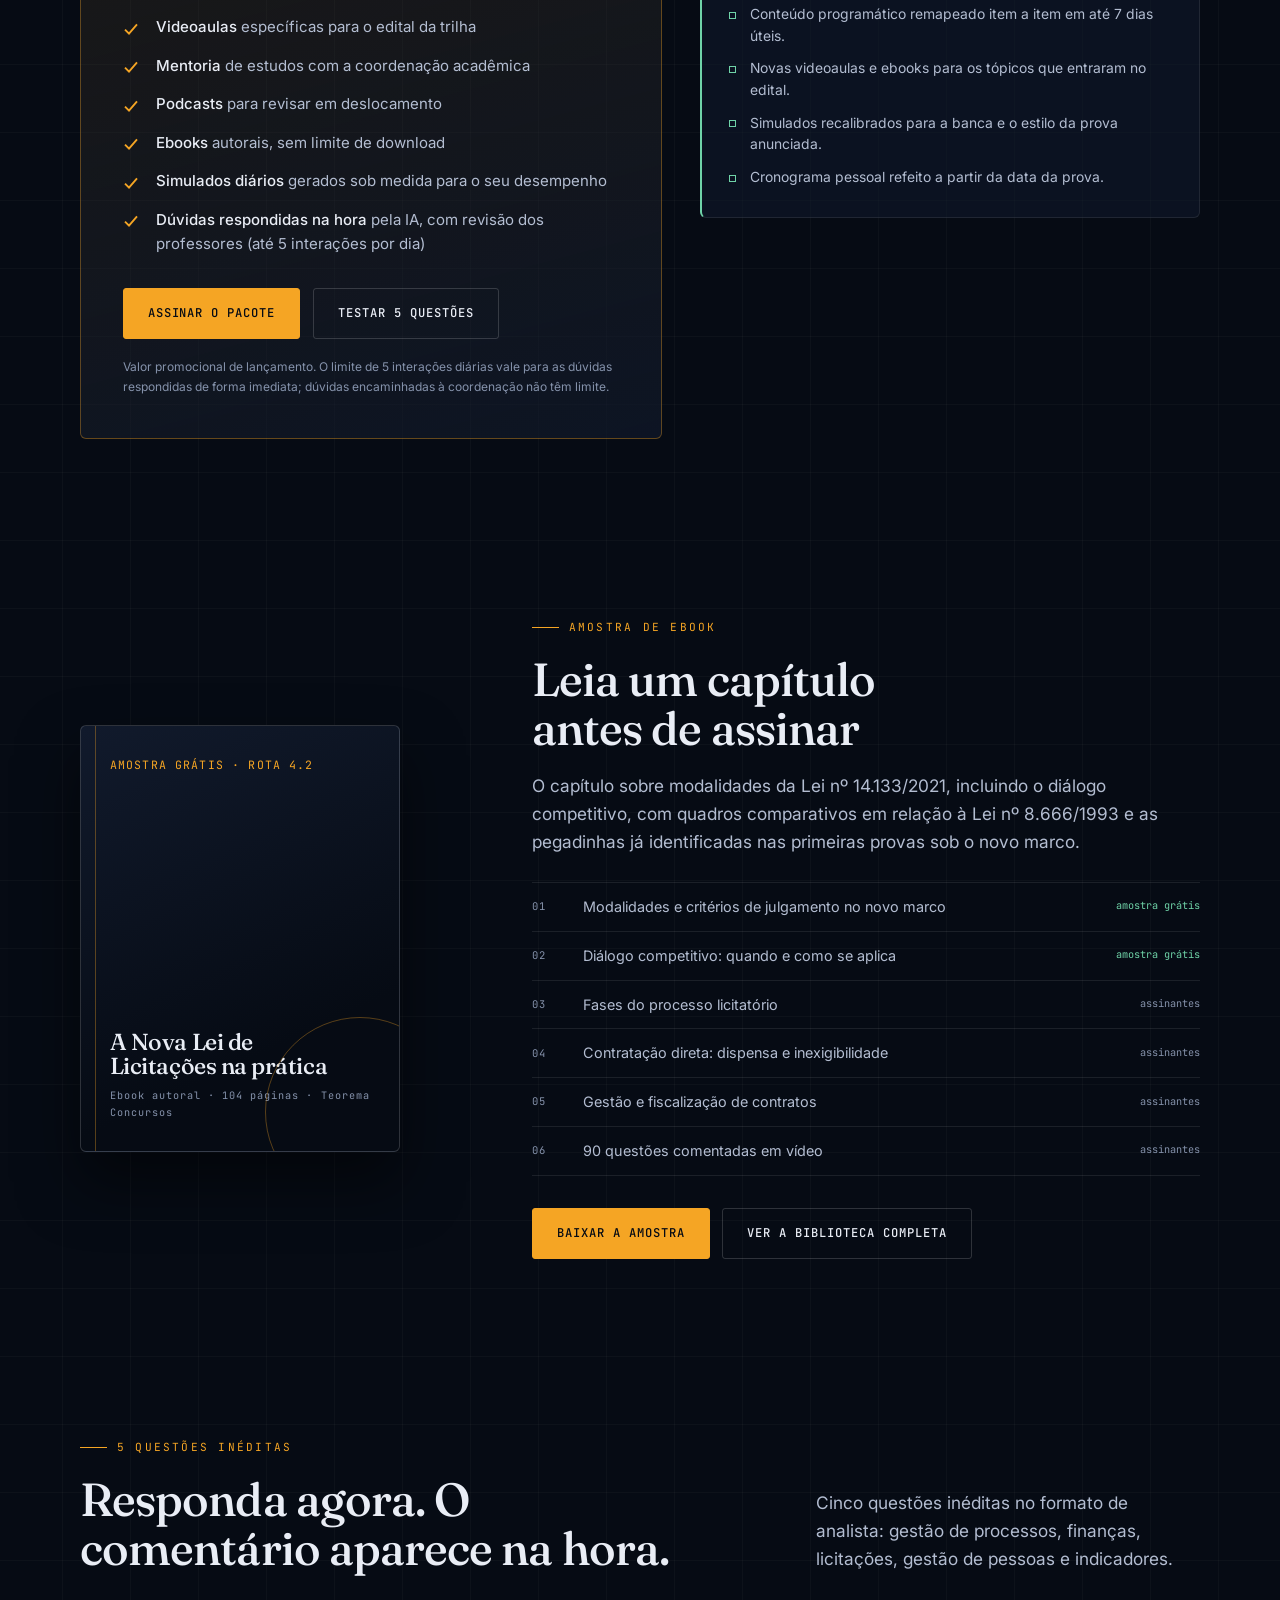
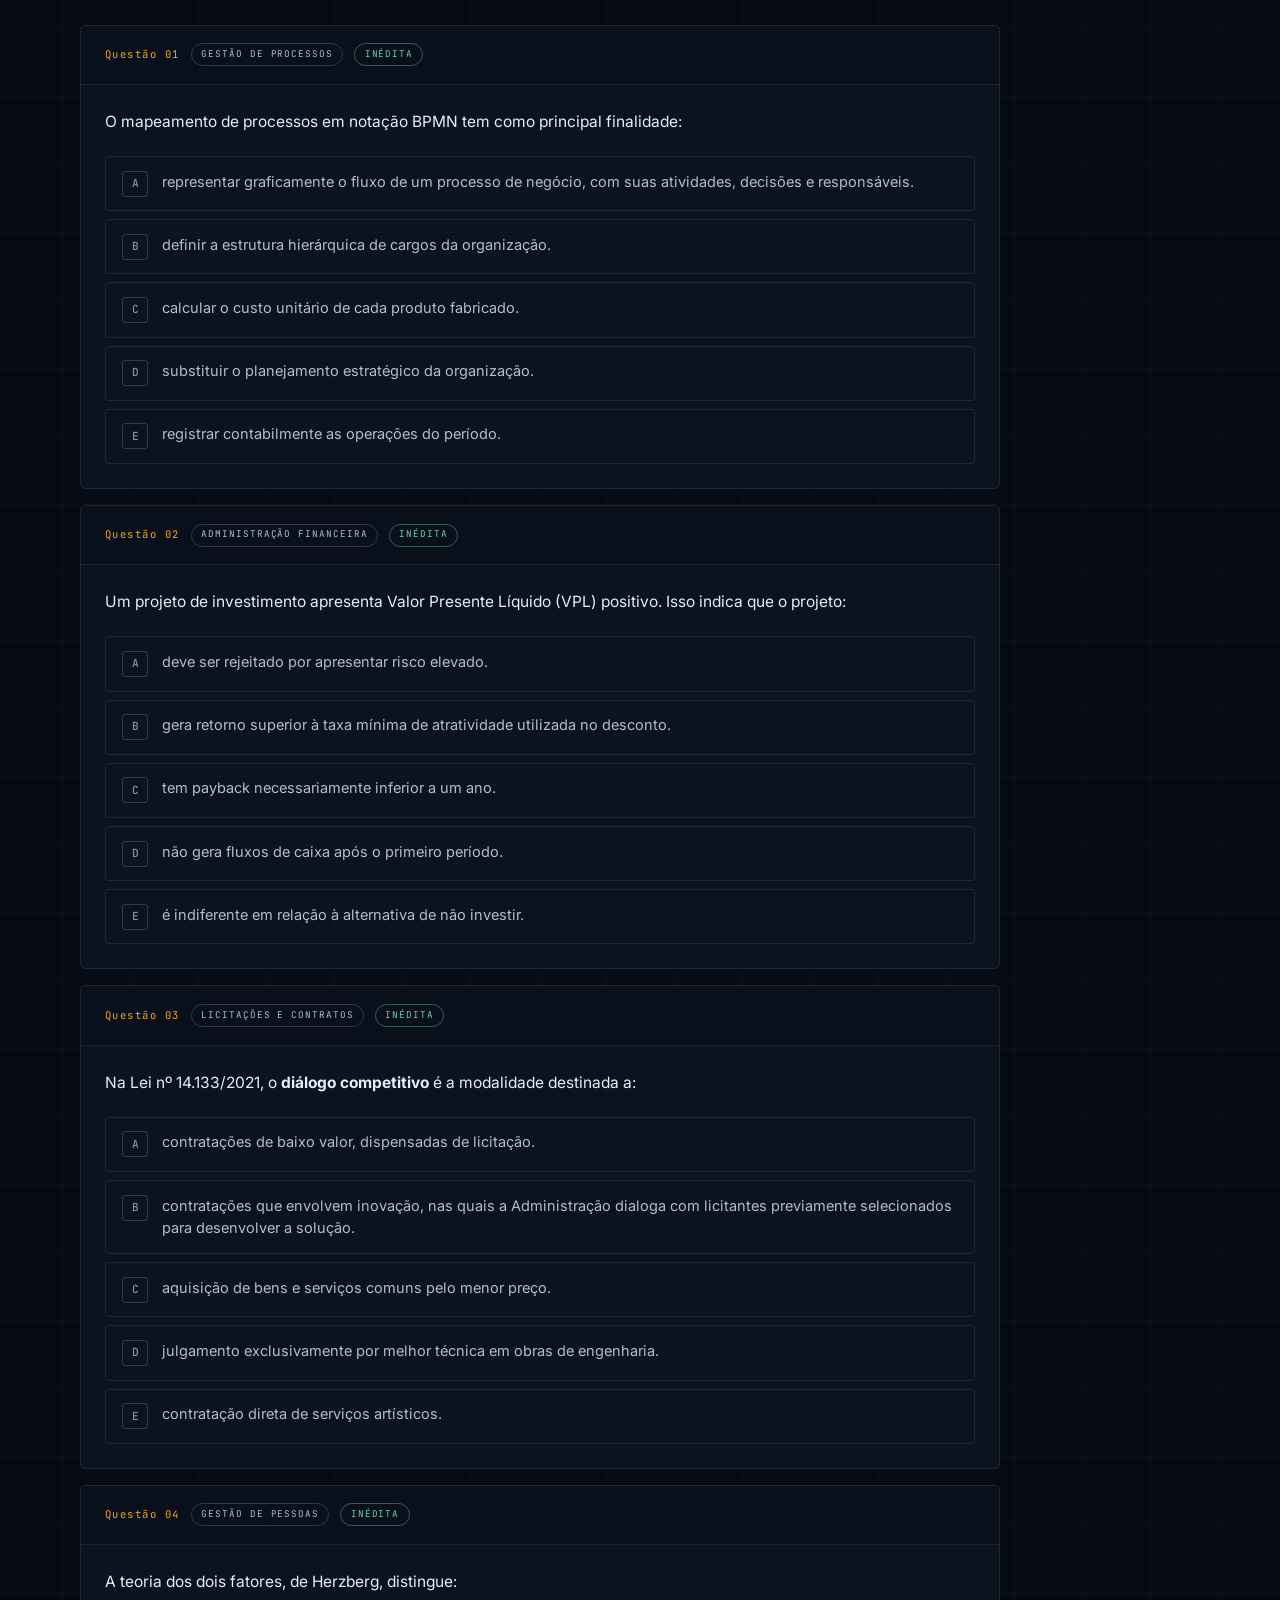
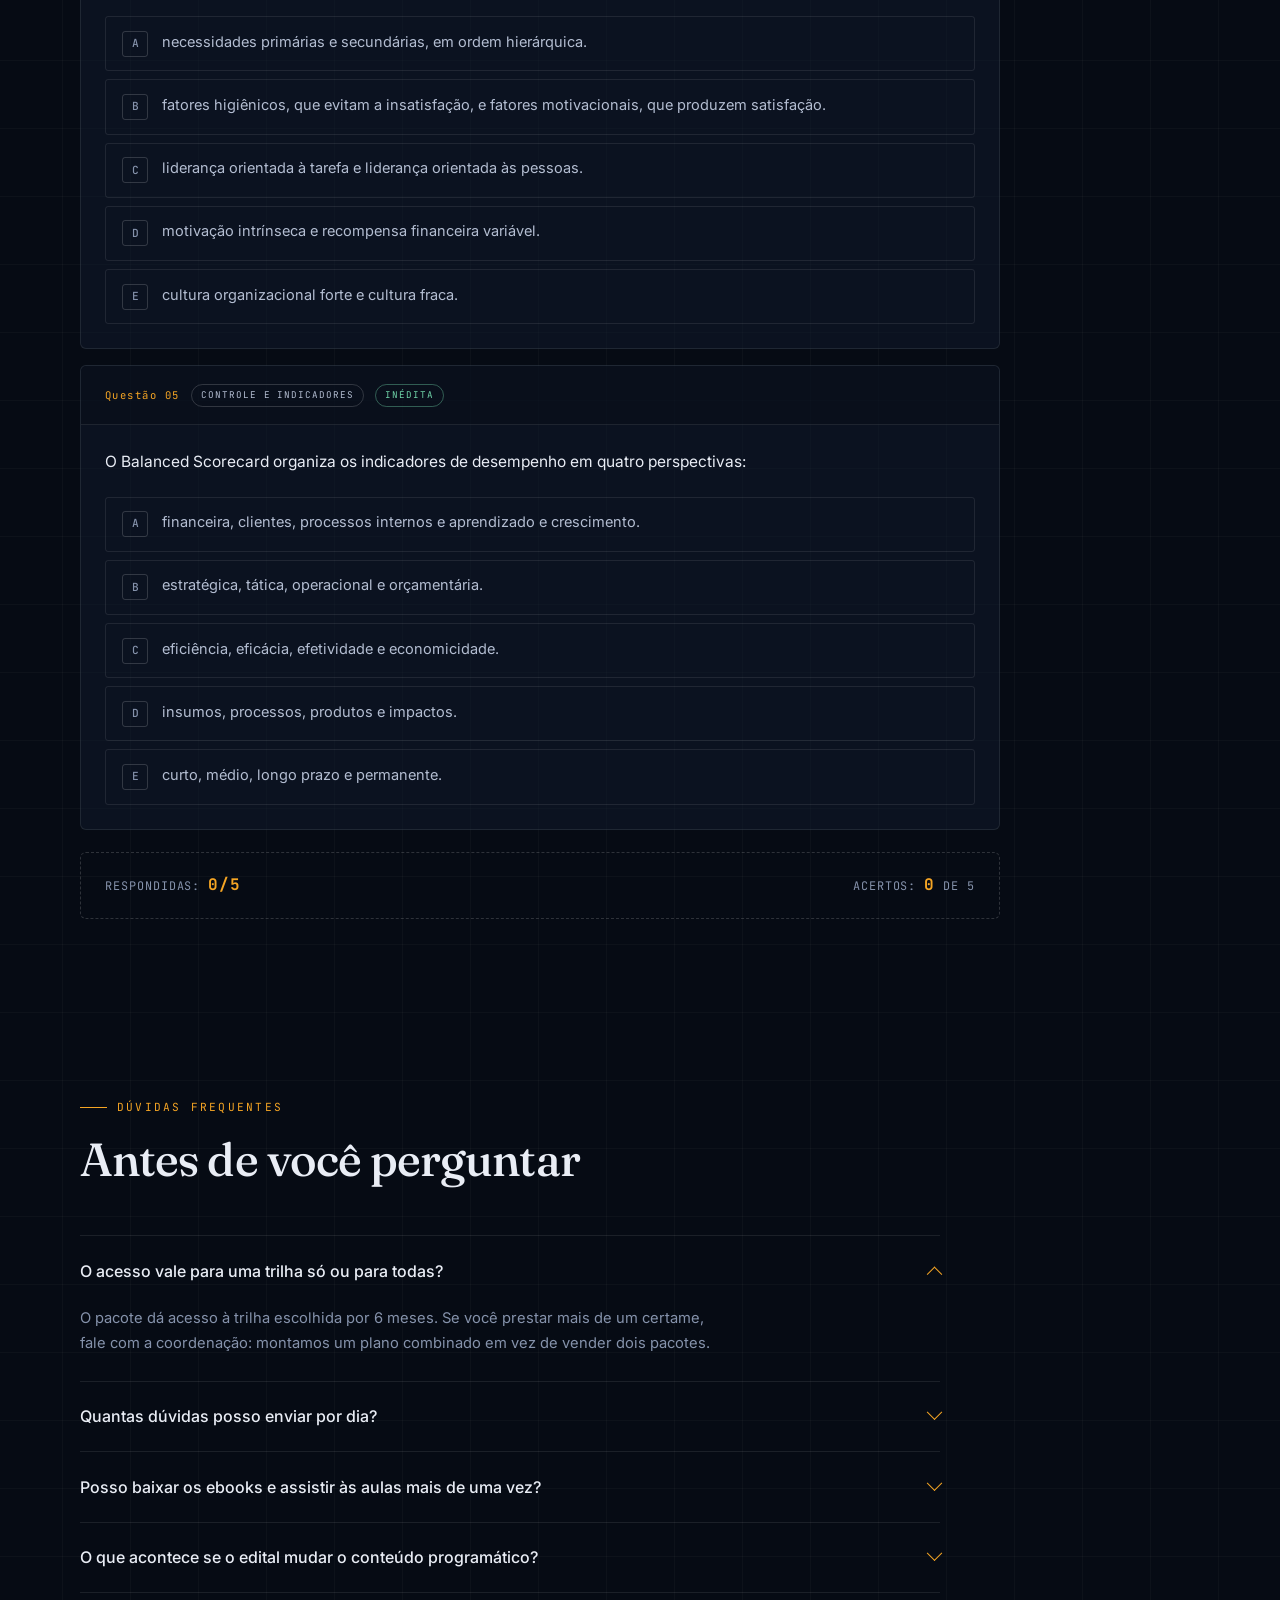
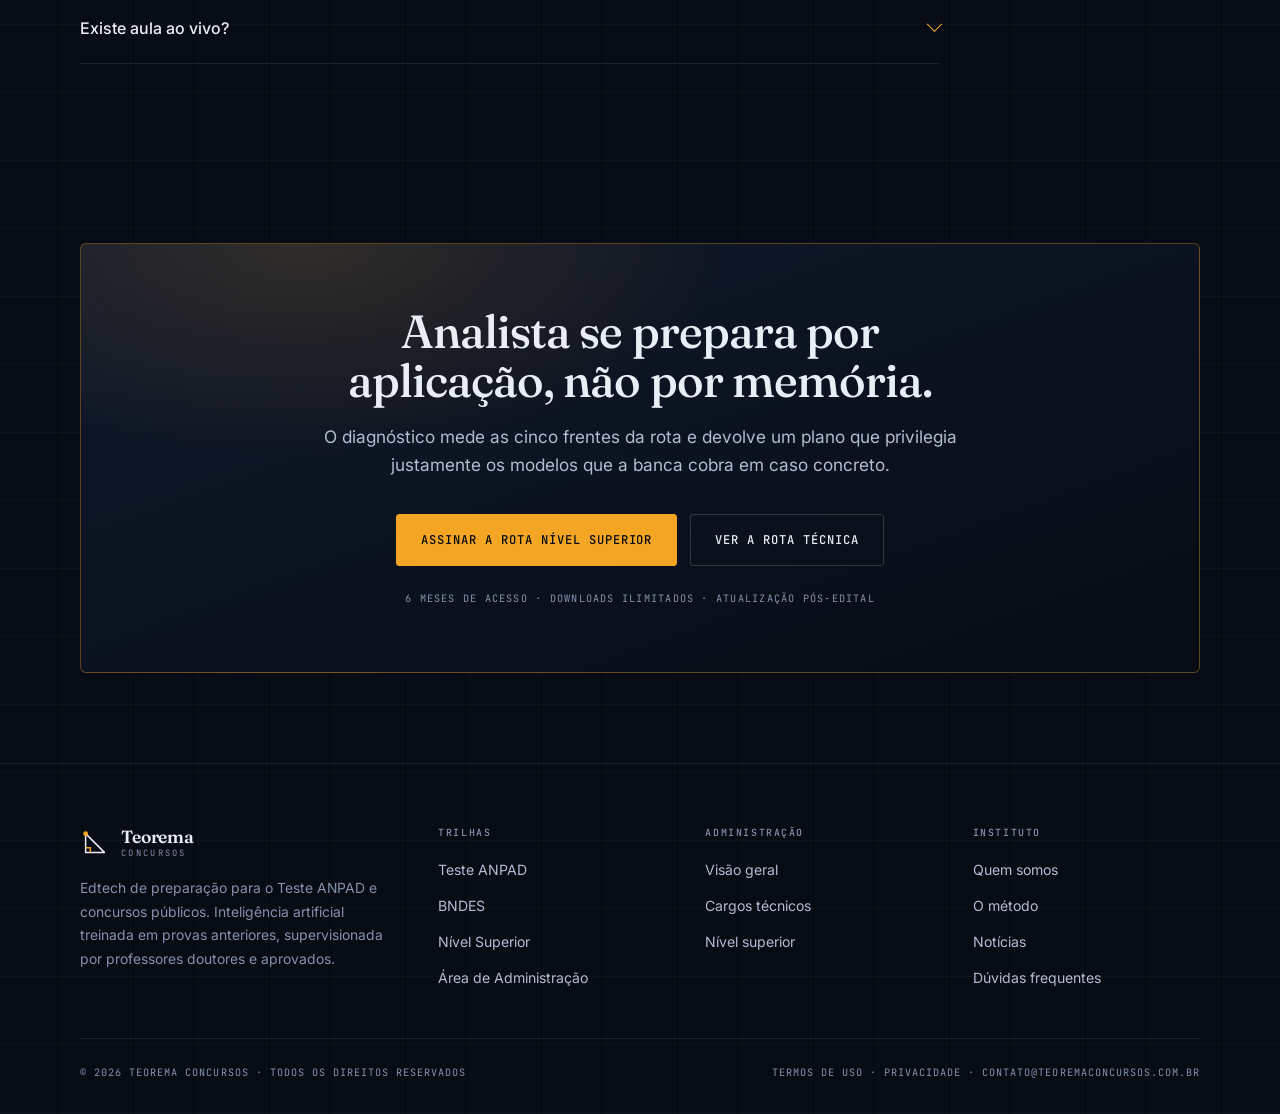
<file: administracao-nivel-superior.html>
<!doctype html>
<html lang="pt-BR">
<head>
<meta charset="utf-8">
<meta name="viewport" content="width=device-width, initial-scale=1, viewport-fit=cover">
<title>Administração — cargos de nível superior — Teorema Concursos</title>
<meta name="description" content="Preparação para analista e gestor na área de Administração: gestão de processos, administração financeira, licitações e contratos, gestão de pessoas e indicadores.">
<meta name="theme-color" content="#060B14">
<meta property="og:title" content="Administração — cargos de nível superior — Teorema Concursos">
<meta property="og:description" content="Preparação para analista e gestor na área de Administração: gestão de processos, administração financeira, licitações e contratos, gestão de pessoas e indicadores.">
<meta property="og:type" content="website">
<meta property="og:locale" content="pt_BR">
<link rel="icon" href="assets/favicon.svg" type="image/svg+xml">
<link rel="preconnect" href="https://fonts.googleapis.com">
<link rel="preconnect" href="https://fonts.gstatic.com" crossorigin>
<link rel="stylesheet" href="https://fonts.googleapis.com/css2?family=Fraunces:opsz,wght,SOFT,WONK@9..144,400..700,0..100,0..1&family=Inter:wght@400;500;600&family=JetBrains+Mono:wght@400;500&display=swap">
<link rel="stylesheet" href="assets/styles.css">
<script src="assets/app.js" defer></script>
</head>
<body>
<a class="skip" href="#main">Pular para o conteúdo</a>
<header class="nav" data-nav>
  <div class="shell">
    <div class="nav-in">
      <a class="brand" href="index.html" aria-label="Teorema Concursos — início">
          <svg class="brand-mark" viewBox="0 0 32 32" fill="none" aria-hidden="true">
            <path d="M6 26V6l20 20H6z" stroke="currentColor" stroke-width="1.6" stroke-linejoin="round"/>
            <path d="M6 21h5v5" stroke="#F5A524" stroke-width="1.6"/>
            <circle cx="6" cy="6" r="2.6" fill="#F5A524"/>
          </svg>
          <span class="brand-txt">
            <span class="brand-name">Teorema</span>
            <span class="brand-sub">Concursos</span>
          </span>
        </a>

      <nav class="nav-links" data-nav-links aria-label="Navegação principal">
        <a class="nav-link" href="index.html">Início</a>
        <a class="nav-link" href="anpad.html">ANPAD</a>
        <a class="nav-link" href="bndes.html">BNDES</a>
        <a class="nav-link" href="nivel-superior.html">Nível Superior</a>

        <div class="nav-drop" data-drop>
          <button type="button" class="nav-link is-active nav-toggle" data-drop-toggle aria-expanded="false">
            Administração <svg width="10" height="10" viewBox="0 0 10 10" fill="none" stroke="currentColor" stroke-width="1.7" aria-hidden="true"><path d="M1 3.5 5 7.5 9 3.5"/></svg>
          </button>
          <div class="nav-menu">
            <a href="administracao.html">Visão geral da área<span>Trilha 04</span></a>
            <a href="administracao-tecnicos.html">Cargos técnicos<span>Nível médio e técnico</span></a>
            <a href="administracao-nivel-superior.html">Cargos de nível superior<span>Analista e gestor</span></a>
          </div>
        </div>

        <a class="nav-link" href="index.html#noticias">Notícias</a>
        <a class="btn btn-ghost btn-sm" href="#planos">Entrar</a>
      </nav>

      <div class="nav-cta">
        <a class="btn btn-primary btn-sm" href="#planos">Quero começar</a>
      </div>

      <button class="burger" type="button" data-burger aria-label="Abrir menu" aria-expanded="false">
        <span></span>
      </button>
    </div>
  </div>
</header>
<main id="main">
<section class="hero">
  <div class="shell hero-in">
    <div>
      <p class="crumb"><a href="index.html">Início</a><span>/</span><a href="administracao.html">Área de Administração</a><span>/</span><b>Nível superior</b></p>
      <p class="eyebrow">Trilha 04 &middot; Rota 4.2</p>
      <h1 class="h1">Cargos de <span class="mark">nível superior</span>:<br>analista e gestor.</h1>
      <p class="lede">Aqui a prova deixa de cobrar reconhecimento e passa a cobrar aplicação. Gestão de processos, avaliação de investimentos, o novo marco de licitações, gestão de pessoas e indicadores de desempenho aparecem em enunciados longos, com casos concretos.</p>
      <div class="actions">
        <a class="btn btn-primary" href="#planos">Assinar a trilha <svg width="12" height="12" viewBox="0 0 12 12" fill="none" stroke="currentColor" stroke-width="1.7" aria-hidden="true"><path d="M1.5 10.5 10.5 1.5M4 1.5h6.5V8"/></svg></a>
        <a class="btn btn-ghost" href="#questoes">Resolver 5 questões</a>
      </div>
      <div class="stats"><div class="stat"><b>5</b><small>Frentes da rota</small></div><div class="stat"><b>+2,5 mil</b><small>Questões comentadas</small></div><div class="stat"><b>1/dia</b><small>Simulado sob medida</small></div><div class="stat"><b>6</b><small>Meses de acesso</small></div></div>
    </div>

    <div class="proof">
      <div class="proof-head">
        <span class="mono">Conteúdo programático</span>
        <span class="proof-tag">Rota 4.2</span>
      </div>
      <div class="proof-rows">
        <div class="proof-row"><span class="mono">01</span><b>Gestão de Processos e BPMN</b><i>16 aulas</i></div>
        <div class="proof-row"><span class="mono">02</span><b>Administração Financeira e Orçamentária</b><i>20 aulas</i></div>
        <div class="proof-row"><span class="mono">03</span><b>Licitações e Contratos (Lei 14.133/2021)</b><i>22 aulas</i></div>
        <div class="proof-row"><span class="mono">04</span><b>Gestão de Pessoas por competências</b><i>18 aulas</i></div>
        <div class="proof-row"><span class="mono">05</span><b>Indicadores e controle de desempenho</b><i>14 aulas</i></div>
      </div>
    </div>
  </div>
</section>
<section class="sec">
  <div class="shell">
    <div class="sec-head sec-head-split">
      <div>
        <p class="eyebrow">Vídeo de apresentação</p>
        <h2 class="h2">Da teoria à aplicação em caso concreto</h2>
      </div>
      <p class="lede">A coordenação demonstra como enunciados longos de analista se resolvem quando você reconhece o modelo por trás do caso.</p>
    </div>
    <button class="video" type="button" data-video aria-label="Reproduzir vídeo de apresentação">
      <span class="video-in">
        <span class="video-play"><svg width="19" height="21" viewBox="0 0 19 21" fill="currentColor" aria-hidden="true"><path d="M19 10.5 0 21V0z"/></svg></span>
        <span class="video-label">Assista à apresentação da rota</span>
        <span class="video-note" data-video-note>Vídeo de apresentação · 13 min</span>
      </span>
    </button>
  </div>
</section>
<section class="sec paper" id="incluso">
  <div class="shell">
    <div class="sec-head sec-head-split">
      <div>
        <p class="eyebrow">O que está incluso</p>
        <h2 class="h2">Tudo o que entra no pacote</h2>
      </div>
      <p class="lede">O mesmo conjunto vale para todas as trilhas. O que muda é o conteúdo programático e a calibragem dos simulados.</p>
    </div>
    <div class="grid grid-3">
      <article class="card">
        <span class="card-ico"><svg width="21" height="21" viewBox="0 0 24 24" fill="none" stroke="currentColor" stroke-width="1.5" stroke-linecap="round" stroke-linejoin="round" aria-hidden="true"><rect x="2" y="5" width="20" height="14" rx="1.5"/><path d="M10 9.5 15 12l-5 2.5z"/></svg></span>
        <h3 class="h4">Videoaulas por edital</h3>
        <p>Gravadas por professores doutores e aprovados, recortadas tópico a tópico conforme o conteúdo programático da trilha.</p>
      </article>
      <article class="card">
        <span class="card-ico"><svg width="21" height="21" viewBox="0 0 24 24" fill="none" stroke="currentColor" stroke-width="1.5" stroke-linecap="round" stroke-linejoin="round" aria-hidden="true"><circle cx="9" cy="8" r="3.2"/><path d="M3 20c0-3.3 2.7-6 6-6s6 2.7 6 6"/><path d="M16 5.5a3 3 0 0 1 0 5.6M18.5 20c0-2.2-.9-4.2-2.4-5.6"/></svg></span>
        <h3 class="h4">Mentoria nos estudos</h3>
        <p>Acompanhamento da coordenação acadêmica: cronograma, ajuste de rota e cobrança de entrega quando a semana desanda.</p>
      </article>
      <article class="card">
        <span class="card-ico"><svg width="21" height="21" viewBox="0 0 24 24" fill="none" stroke="currentColor" stroke-width="1.5" stroke-linecap="round" stroke-linejoin="round" aria-hidden="true"><circle cx="12" cy="12" r="8.5"/><circle cx="12" cy="12" r="3.5"/><path d="M12 1.5v3M12 19.5v3M1.5 12h3M19.5 12h3"/></svg></span>
        <h3 class="h4">Simulados diários sob medida</h3>
        <p>Todo dia um simulado novo, montado a partir dos seus erros do dia anterior. O que já está consolidado sai de cena.</p>
      </article>
      <article class="card">
        <span class="card-ico"><svg width="21" height="21" viewBox="0 0 24 24" fill="none" stroke="currentColor" stroke-width="1.5" stroke-linecap="round" stroke-linejoin="round" aria-hidden="true"><rect x="4" y="8" width="16" height="12" rx="2"/><path d="M12 4v4M9 13h.01M15 13h.01M9.5 16.5h5"/></svg></span>
        <h3 class="h4">Dúvidas respondidas na hora</h3>
        <p>Resposta imediata dos nossos cérebros eletrônicos, supervisionada pelos professores. Limite de 5 interações por dia.</p>
      </article>
      <article class="card">
        <span class="card-ico"><svg width="21" height="21" viewBox="0 0 24 24" fill="none" stroke="currentColor" stroke-width="1.5" stroke-linecap="round" stroke-linejoin="round" aria-hidden="true"><path d="M6 3h8l4 4v14H6z"/><path d="M14 3v4h4M9 12h6M9 16h4"/></svg></span>
        <h3 class="h4">Ebooks e podcasts</h3>
        <p>Material autoral para ler no computador e ouvir no deslocamento, com download liberado e sem limite de visualizações.</p>
      </article>
      <article class="card">
        <span class="card-ico"><svg width="21" height="21" viewBox="0 0 24 24" fill="none" stroke="currentColor" stroke-width="1.5" stroke-linecap="round" stroke-linejoin="round" aria-hidden="true"><circle cx="12" cy="12" r="8.5"/><path d="M12 7v5.2l3.4 2"/></svg></span>
        <h3 class="h4">Atualização pós-edital</h3>
        <p>Publicado o edital, o material é remapeado e os simulados recalibrados para a banca anunciada, sem custo adicional.</p>
      </article>
    </div>
  </div>
</section>
<section class="sec" id="planos">
  <div class="shell">
    <div class="sec-head sec-head-split">
      <div>
        <p class="eyebrow">Investimento</p>
        <h2 class="h2">Um pacote. Seis meses. Tudo incluído.</h2>
      </div>
      <p class="lede">Rota 4.2 — nível superior. Mesmo pacote, conteúdo programático ajustado às provas de analista e gestor.</p>
    </div>

    <div class="price-wrap">
      <div class="price">
        <span class="price-badge">Pacote 6 meses</span>
        <span class="price-old">de 12 x R$ 389,90</span>
        <p class="price-now">
          <span class="x">12 x</span>
          <span class="v">R$ 119,90</span>
          <span class="c">/mês</span>
        </p>
        <p class="price-sub">Acesso completo por 6 meses. Sem limite de visualizações nem de downloads.</p>
    <ul class="checks">
      <li class="check"><svg width="16" height="16" viewBox="0 0 16 16" fill="none" stroke="currentColor" stroke-width="1.9" aria-hidden="true"><path d="M2 8.6 6 12.6 14 3.4"/></svg><span><b>Videoaulas</b> específicas para o edital da trilha</span></li>
      <li class="check"><svg width="16" height="16" viewBox="0 0 16 16" fill="none" stroke="currentColor" stroke-width="1.9" aria-hidden="true"><path d="M2 8.6 6 12.6 14 3.4"/></svg><span><b>Mentoria</b> de estudos com a coordenação acadêmica</span></li>
      <li class="check"><svg width="16" height="16" viewBox="0 0 16 16" fill="none" stroke="currentColor" stroke-width="1.9" aria-hidden="true"><path d="M2 8.6 6 12.6 14 3.4"/></svg><span><b>Podcasts</b> para revisar em deslocamento</span></li>
      <li class="check"><svg width="16" height="16" viewBox="0 0 16 16" fill="none" stroke="currentColor" stroke-width="1.9" aria-hidden="true"><path d="M2 8.6 6 12.6 14 3.4"/></svg><span><b>Ebooks</b> autorais, sem limite de download</span></li>
      <li class="check"><svg width="16" height="16" viewBox="0 0 16 16" fill="none" stroke="currentColor" stroke-width="1.9" aria-hidden="true"><path d="M2 8.6 6 12.6 14 3.4"/></svg><span><b>Simulados diários</b> gerados sob medida para o seu desempenho</span></li>
      <li class="check"><svg width="16" height="16" viewBox="0 0 16 16" fill="none" stroke="currentColor" stroke-width="1.9" aria-hidden="true"><path d="M2 8.6 6 12.6 14 3.4"/></svg><span><b>Dúvidas respondidas na hora</b> pela IA, com revisão dos professores (até 5 interações por dia)</span></li>
    </ul>
        <div class="actions">
          <a class="btn btn-primary" href="#planos">Assinar o pacote</a>
          <a class="btn btn-ghost" href="#questoes">Testar 5 questões</a>
        </div>
        <p class="price-fine">Valor promocional de lançamento. O limite de 5 interações diárias vale para as dúvidas respondidas de forma imediata; dúvidas encaminhadas à coordenação não têm limite.</p>
      </div>

      <div class="pledge">
        <span class="mono">Compromisso</span>
        <h3 class="h3">Atualização pós-edital garantida</h3>
        <p>Publicado o edital, o material é revisado e republicado para refletir exatamente o que foi cobrado — sem custo adicional e sem você precisar pedir.</p>
        <ul>
          <li>Conteúdo programático remapeado item a item em até 7 dias úteis.</li>
          <li>Novas videoaulas e ebooks para os tópicos que entraram no edital.</li>
          <li>Simulados recalibrados para a banca e o estilo da prova anunciada.</li>
          <li>Cronograma pessoal refeito a partir da data da prova.</li>
        </ul>
      </div>
    </div>
  </div>
</section>
<section class="sec">
  <div class="shell">
    <div class="ebook">
      <div class="ebook-cover">
        <span class="mono">Amostra grátis · Rota 4.2</span>
        <h3>A Nova Lei de Licitações na prática</h3>
        <small>Ebook autoral · 104 páginas · Teorema Concursos</small>
      </div>

      <div>
        <p class="eyebrow">Amostra de ebook</p>
        <h2 class="h2">Leia um capítulo antes de assinar</h2>
        <p class="lede">O capítulo sobre modalidades da Lei nº 14.133/2021, incluindo o diálogo competitivo, com quadros comparativos em relação à Lei nº 8.666/1993 e as pegadinhas já identificadas nas primeiras provas sob o novo marco.</p>
        <ul class="ebook-toc">
          <li><span class="mono">01</span><span>Modalidades e critérios de julgamento no novo marco</span><i class="free">amostra grátis</i></li>
          <li><span class="mono">02</span><span>Diálogo competitivo: quando e como se aplica</span><i class="free">amostra grátis</i></li>
          <li><span class="mono">03</span><span>Fases do processo licitatório</span><i class="">assinantes</i></li>
          <li><span class="mono">04</span><span>Contratação direta: dispensa e inexigibilidade</span><i class="">assinantes</i></li>
          <li><span class="mono">05</span><span>Gestão e fiscalização de contratos</span><i class="">assinantes</i></li>
          <li><span class="mono">06</span><span>90 questões comentadas em vídeo</span><i class="">assinantes</i></li>
        </ul>
        <div class="actions">
          <a class="btn btn-primary" href="#planos">Baixar a amostra</a>
          <a class="btn btn-ghost" href="#planos">Ver a biblioteca completa</a>
        </div>
      </div>
    </div>
  </div>
</section>
<section class="sec" id="questoes">
  <div class="shell">
    <div class="sec-head sec-head-split">
      <div>
        <p class="eyebrow">5 questões inéditas</p>
        <h2 class="h2">Responda agora. O comentário aparece na hora.</h2>
      </div>
      <p class="lede">Cinco questões inéditas no formato de analista: gestão de processos, finanças, licitações, gestão de pessoas e indicadores.</p>
    </div>

    <div class="quiz" data-quiz>
      <article class="q" data-q>
        <header class="q-head">
          <span class="q-n">Questão 01</span>
          <span class="q-tag">Gestão de Processos</span>
          <span class="q-tag q-tag-new">Inédita</span>
        </header>
        <div class="q-body">
          <p class="q-stem">O mapeamento de processos em notação BPMN tem como principal finalidade:</p>
          <div class="q-opts">
          <button class="q-opt" type="button" data-correct="true"><b>A</b><span>representar graficamente o fluxo de um processo de negócio, com suas atividades, decisões e responsáveis.</span></button>
          <button class="q-opt" type="button"><b>B</b><span>definir a estrutura hierárquica de cargos da organização.</span></button>
          <button class="q-opt" type="button"><b>C</b><span>calcular o custo unitário de cada produto fabricado.</span></button>
          <button class="q-opt" type="button"><b>D</b><span>substituir o planejamento estratégico da organização.</span></button>
          <button class="q-opt" type="button"><b>E</b><span>registrar contabilmente as operações do período.</span></button>
          </div>
          <div class="q-feedback" hidden>
            <span class="mono">Comentário do professor</span>
            <p>BPMN é uma notação padronizada para modelar processos de negócio: eventos, atividades, gateways de decisão e raias que indicam responsabilidades. Serve para tornar o fluxo visível e comparável, não para organizar cargos nem para substituir a estratégia.</p>
          </div>
        </div>
      </article>
      <article class="q" data-q>
        <header class="q-head">
          <span class="q-n">Questão 02</span>
          <span class="q-tag">Administração Financeira</span>
          <span class="q-tag q-tag-new">Inédita</span>
        </header>
        <div class="q-body">
          <p class="q-stem">Um projeto de investimento apresenta Valor Presente Líquido (VPL) positivo. Isso indica que o projeto:</p>
          <div class="q-opts">
          <button class="q-opt" type="button"><b>A</b><span>deve ser rejeitado por apresentar risco elevado.</span></button>
          <button class="q-opt" type="button" data-correct="true"><b>B</b><span>gera retorno superior à taxa mínima de atratividade utilizada no desconto.</span></button>
          <button class="q-opt" type="button"><b>C</b><span>tem payback necessariamente inferior a um ano.</span></button>
          <button class="q-opt" type="button"><b>D</b><span>não gera fluxos de caixa após o primeiro período.</span></button>
          <button class="q-opt" type="button"><b>E</b><span>é indiferente em relação à alternativa de não investir.</span></button>
          </div>
          <div class="q-feedback" hidden>
            <span class="mono">Comentário do professor</span>
            <p>O VPL desconta os fluxos futuros pela taxa mínima de atratividade e subtrai o investimento inicial. Resultado positivo significa que o projeto remunera o capital acima dessa taxa e agrega valor. VPL igual a zero é que indicaria indiferença (alternativa E).</p>
          </div>
        </div>
      </article>
      <article class="q" data-q>
        <header class="q-head">
          <span class="q-n">Questão 03</span>
          <span class="q-tag">Licitações e Contratos</span>
          <span class="q-tag q-tag-new">Inédita</span>
        </header>
        <div class="q-body">
          <p class="q-stem">Na Lei nº 14.133/2021, o <b>diálogo competitivo</b> é a modalidade destinada a:</p>
          <div class="q-opts">
          <button class="q-opt" type="button"><b>A</b><span>contratações de baixo valor, dispensadas de licitação.</span></button>
          <button class="q-opt" type="button" data-correct="true"><b>B</b><span>contratações que envolvem inovação, nas quais a Administração dialoga com licitantes previamente selecionados para desenvolver a solução.</span></button>
          <button class="q-opt" type="button"><b>C</b><span>aquisição de bens e serviços comuns pelo menor preço.</span></button>
          <button class="q-opt" type="button"><b>D</b><span>julgamento exclusivamente por melhor técnica em obras de engenharia.</span></button>
          <button class="q-opt" type="button"><b>E</b><span>contratação direta de serviços artísticos.</span></button>
          </div>
          <div class="q-feedback" hidden>
            <span class="mono">Comentário do professor</span>
            <p>O diálogo competitivo, novidade da Lei nº 14.133/2021, aplica-se a objetos que envolvem inovação tecnológica ou soluções que a Administração não consegue especificar de antemão. Ela realiza diálogos com licitantes pré-selecionados e só depois define a solução a ser licitada. A alternativa C descreve o pregão.</p>
          </div>
        </div>
      </article>
      <article class="q" data-q>
        <header class="q-head">
          <span class="q-n">Questão 04</span>
          <span class="q-tag">Gestão de Pessoas</span>
          <span class="q-tag q-tag-new">Inédita</span>
        </header>
        <div class="q-body">
          <p class="q-stem">A teoria dos dois fatores, de Herzberg, distingue:</p>
          <div class="q-opts">
          <button class="q-opt" type="button"><b>A</b><span>necessidades primárias e secundárias, em ordem hierárquica.</span></button>
          <button class="q-opt" type="button" data-correct="true"><b>B</b><span>fatores higiênicos, que evitam a insatisfação, e fatores motivacionais, que produzem satisfação.</span></button>
          <button class="q-opt" type="button"><b>C</b><span>liderança orientada à tarefa e liderança orientada às pessoas.</span></button>
          <button class="q-opt" type="button"><b>D</b><span>motivação intrínseca e recompensa financeira variável.</span></button>
          <button class="q-opt" type="button"><b>E</b><span>cultura organizacional forte e cultura fraca.</span></button>
          </div>
          <div class="q-feedback" hidden>
            <span class="mono">Comentário do professor</span>
            <p>Para Herzberg, fatores higiênicos — salário, condições de trabalho, políticas da empresa — quando ausentes geram insatisfação, mas quando presentes apenas neutralizam o desconforto. A satisfação vem dos fatores motivacionais: realização, reconhecimento, responsabilidade e o próprio conteúdo do trabalho. A alternativa A descreve Maslow.</p>
          </div>
        </div>
      </article>
      <article class="q" data-q>
        <header class="q-head">
          <span class="q-n">Questão 05</span>
          <span class="q-tag">Controle e Indicadores</span>
          <span class="q-tag q-tag-new">Inédita</span>
        </header>
        <div class="q-body">
          <p class="q-stem">O Balanced Scorecard organiza os indicadores de desempenho em quatro perspectivas:</p>
          <div class="q-opts">
          <button class="q-opt" type="button" data-correct="true"><b>A</b><span>financeira, clientes, processos internos e aprendizado e crescimento.</span></button>
          <button class="q-opt" type="button"><b>B</b><span>estratégica, tática, operacional e orçamentária.</span></button>
          <button class="q-opt" type="button"><b>C</b><span>eficiência, eficácia, efetividade e economicidade.</span></button>
          <button class="q-opt" type="button"><b>D</b><span>insumos, processos, produtos e impactos.</span></button>
          <button class="q-opt" type="button"><b>E</b><span>curto, médio, longo prazo e permanente.</span></button>
          </div>
          <div class="q-feedback" hidden>
            <span class="mono">Comentário do professor</span>
            <p>As quatro perspectivas de Kaplan e Norton formam uma cadeia de causa e efeito: aprendizado e crescimento sustentam os processos internos, que entregam valor aos clientes, que por sua vez produzem o resultado financeiro. A alternativa D descreve a cadeia de valor do modelo lógico de avaliação.</p>
          </div>
        </div>
      </article>
    </div>

    <p class="quiz-score" data-score aria-live="polite">
      <span>Respondidas: <b data-score-done>0/5</b></span>
      <span>Acertos: <b data-score-val>0</b> de 5</span>
    </p>
  </div>
</section>
<section class="sec" id="duvidas">
  <div class="shell">
    <div class="sec-head">
      <p class="eyebrow">Dúvidas frequentes</p>
      <h2 class="h2">Antes de você perguntar</h2>
    </div>
    <div class="faq">
      <details open>
        <summary>O acesso vale para uma trilha só ou para todas?</summary>
        <p>O pacote dá acesso à trilha escolhida por 6 meses. Se você prestar mais de um certame, fale com a coordenação: montamos um plano combinado em vez de vender dois pacotes.</p>
      </details>
      <details>
        <summary>Quantas dúvidas posso enviar por dia?</summary>
        <p>São 5 interações diárias com resposta imediata, geradas pelos nossos cérebros eletrônicos a partir do acervo de questões comentadas e supervisionadas pelos professores. Dúvidas encaminhadas à coordenação acadêmica não entram nesse limite.</p>
      </details>
      <details>
        <summary>Posso baixar os ebooks e assistir às aulas mais de uma vez?</summary>
        <p>Sim. Não há limite de visualizações nem de downloads durante todo o período de acesso.</p>
      </details>
      <details>
        <summary>O que acontece se o edital mudar o conteúdo programático?</summary>
        <p>Entra em ação o compromisso de atualização pós-edital: remapeamos o conteúdo item a item em até 7 dias úteis, gravamos o que faltar e recalibramos os simulados para a banca anunciada, sem custo adicional.</p>
      </details>
      <details>
        <summary>Existe aula ao vivo?</summary>
        <p>Não. O Teorema entrega método, não grade de aulas: videoaulas gravadas, ebooks, podcasts, simulados diários sob medida e mentoria de acompanhamento.</p>
      </details>
    </div>
  </div>
</section>
<section class="sec">
  <div class="shell">
    <div class="cta">
      <h2 class="h2">Analista se prepara por aplicação, não por memória.</h2>
      <p class="lede">O diagnóstico mede as cinco frentes da rota e devolve um plano que privilegia justamente os modelos que a banca cobra em caso concreto.</p>
      <div class="actions">
        <a class="btn btn-primary" href="#planos">Assinar a Rota Nível Superior</a>
        <a class="btn btn-ghost" href="administracao-tecnicos.html">Ver a rota técnica</a>
      </div>
      <p class="cta-fine">6 meses de acesso &middot; downloads ilimitados &middot; atualização pós-edital</p>
    </div>
  </div>
</section>
</main>
<footer class="foot">
  <div class="shell">
    <div class="foot-grid">
      <div class="foot-brand">
        <a class="brand" href="index.html" aria-label="Teorema Concursos — início">
          <svg class="brand-mark" viewBox="0 0 32 32" fill="none" aria-hidden="true">
            <path d="M6 26V6l20 20H6z" stroke="currentColor" stroke-width="1.6" stroke-linejoin="round"/>
            <path d="M6 21h5v5" stroke="#F5A524" stroke-width="1.6"/>
            <circle cx="6" cy="6" r="2.6" fill="#F5A524"/>
          </svg>
          <span class="brand-txt">
            <span class="brand-name">Teorema</span>
            <span class="brand-sub">Concursos</span>
          </span>
        </a>
        <p>Edtech de preparação para o Teste ANPAD e concursos públicos. Inteligência artificial treinada em provas anteriores, supervisionada por professores doutores e aprovados.</p>
      </div>

      <div class="foot-col">
        <h4>Trilhas</h4>
        <ul>
          <li><a href="anpad.html">Teste ANPAD</a></li>
          <li><a href="bndes.html">BNDES</a></li>
          <li><a href="nivel-superior.html">Nível Superior</a></li>
          <li><a href="administracao.html">Área de Administração</a></li>
        </ul>
      </div>

      <div class="foot-col">
        <h4>Administração</h4>
        <ul>
          <li><a href="administracao.html">Visão geral</a></li>
          <li><a href="administracao-tecnicos.html">Cargos técnicos</a></li>
          <li><a href="administracao-nivel-superior.html">Nível superior</a></li>
        </ul>
      </div>

      <div class="foot-col">
        <h4>Instituto</h4>
        <ul>
          <li><a href="index.html#quem-somos">Quem somos</a></li>
          <li><a href="index.html#metodo">O método</a></li>
          <li><a href="index.html#noticias">Notícias</a></li>
          <li><a href="index.html#duvidas">Dúvidas frequentes</a></li>
        </ul>
      </div>
    </div>

    <div class="foot-base">
      <span>&copy; <span data-year>2026</span> Teorema Concursos &middot; Todos os direitos reservados</span>
      <span>Termos de uso &middot; Privacidade &middot; contato@teoremaconcursos.com.br</span>
    </div>
  </div>
</footer>
</body>
</html>
</file>
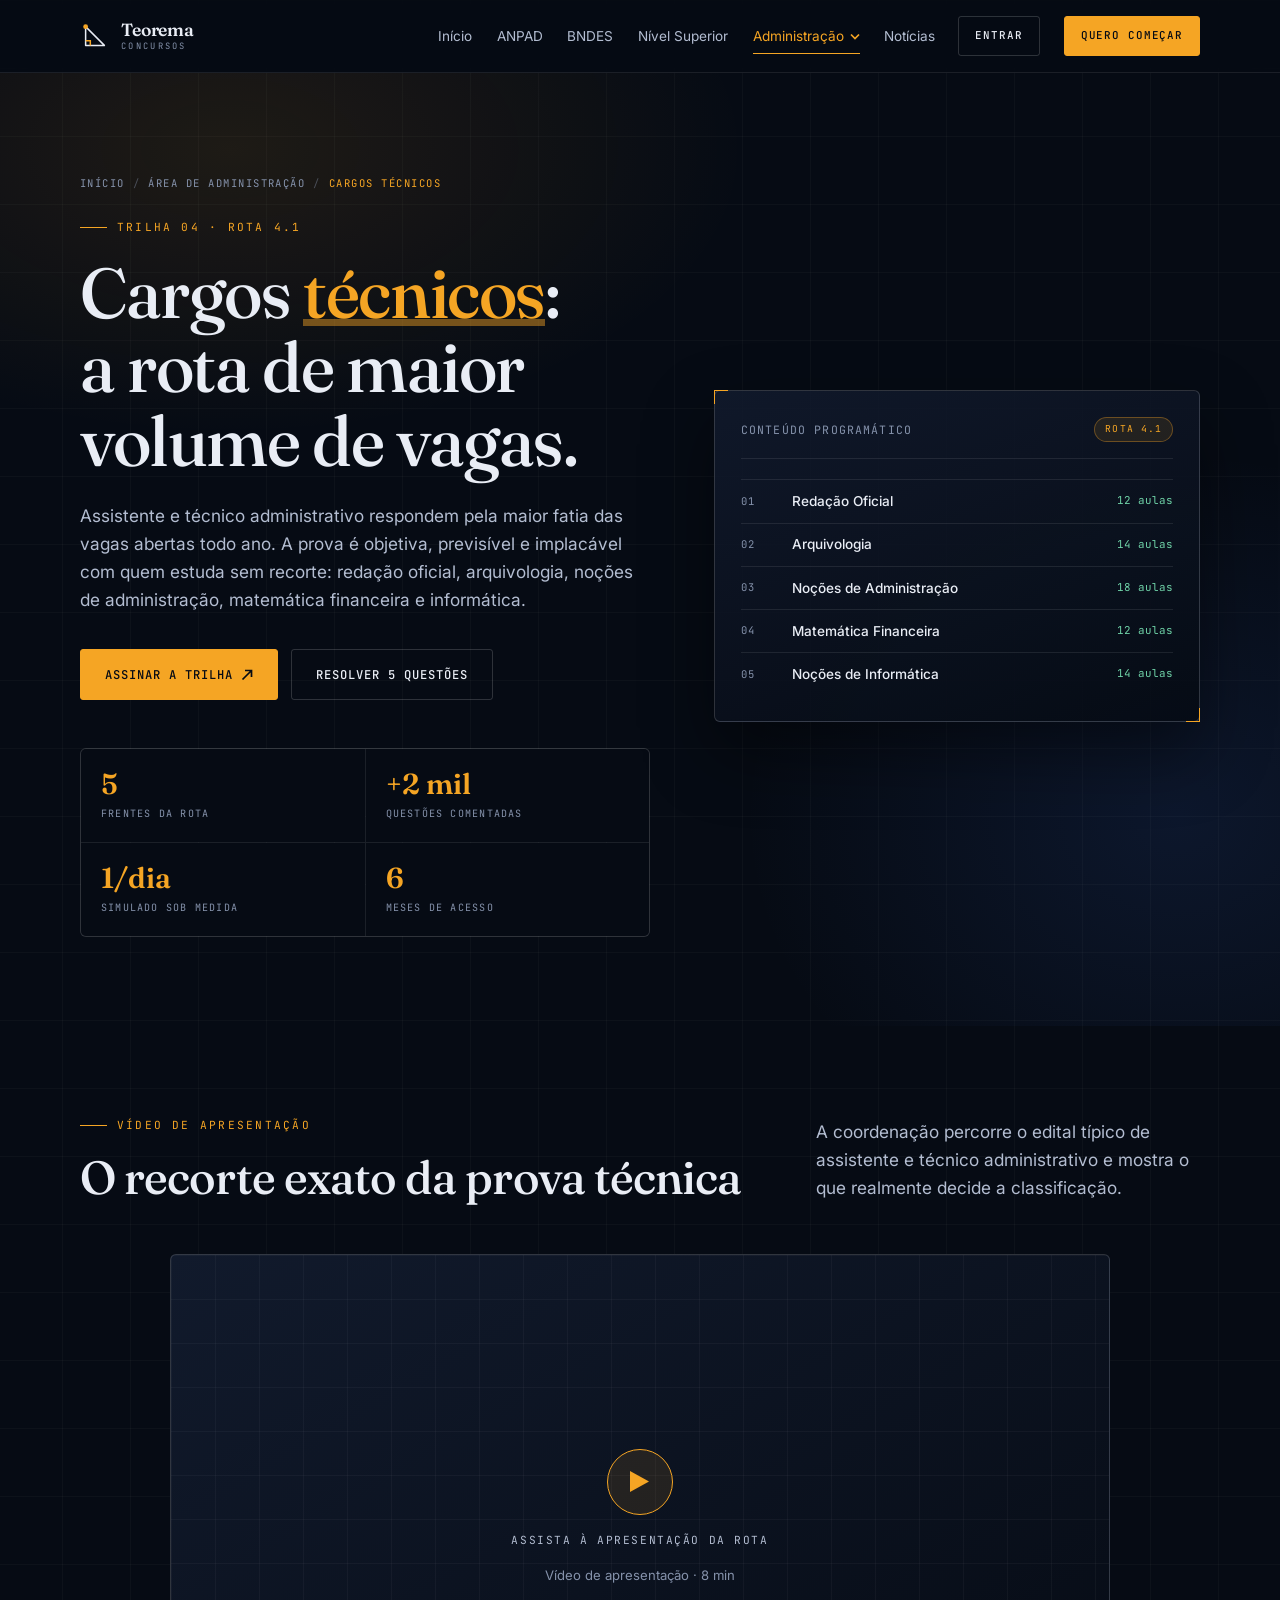
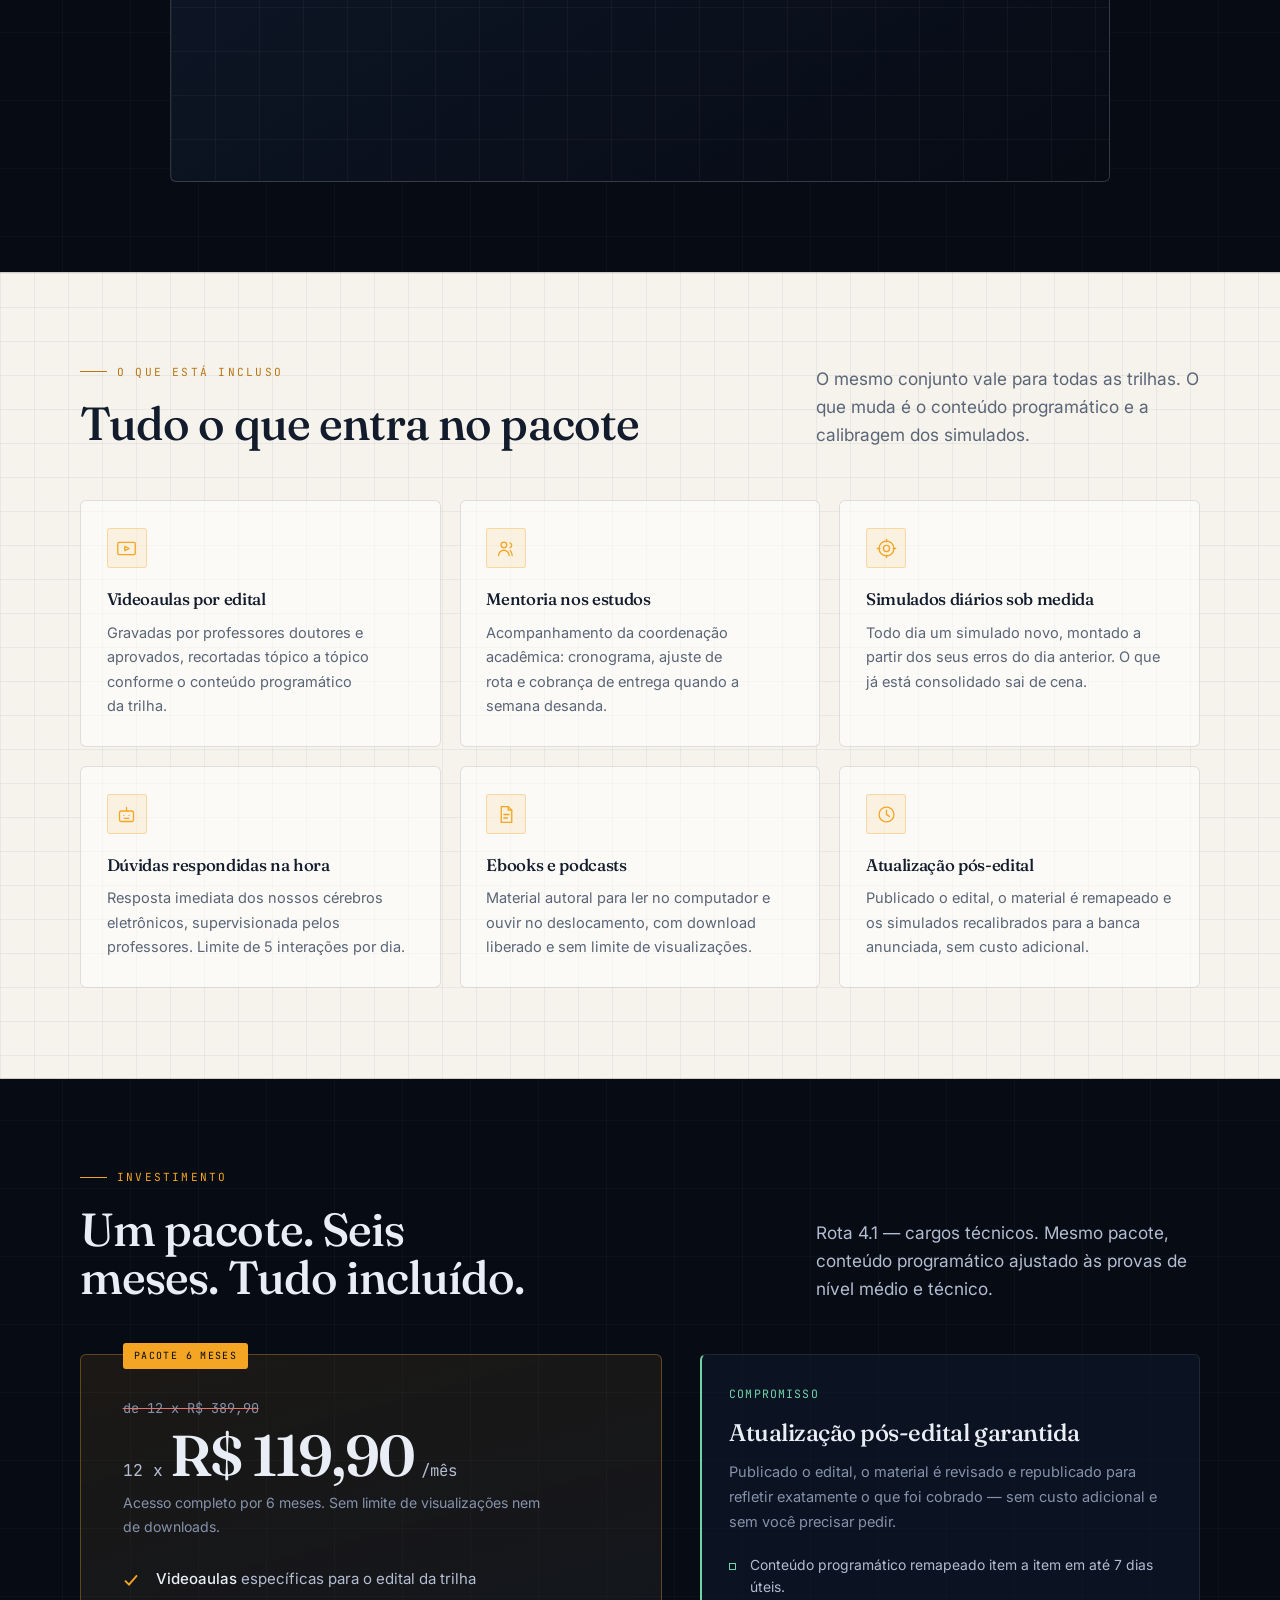
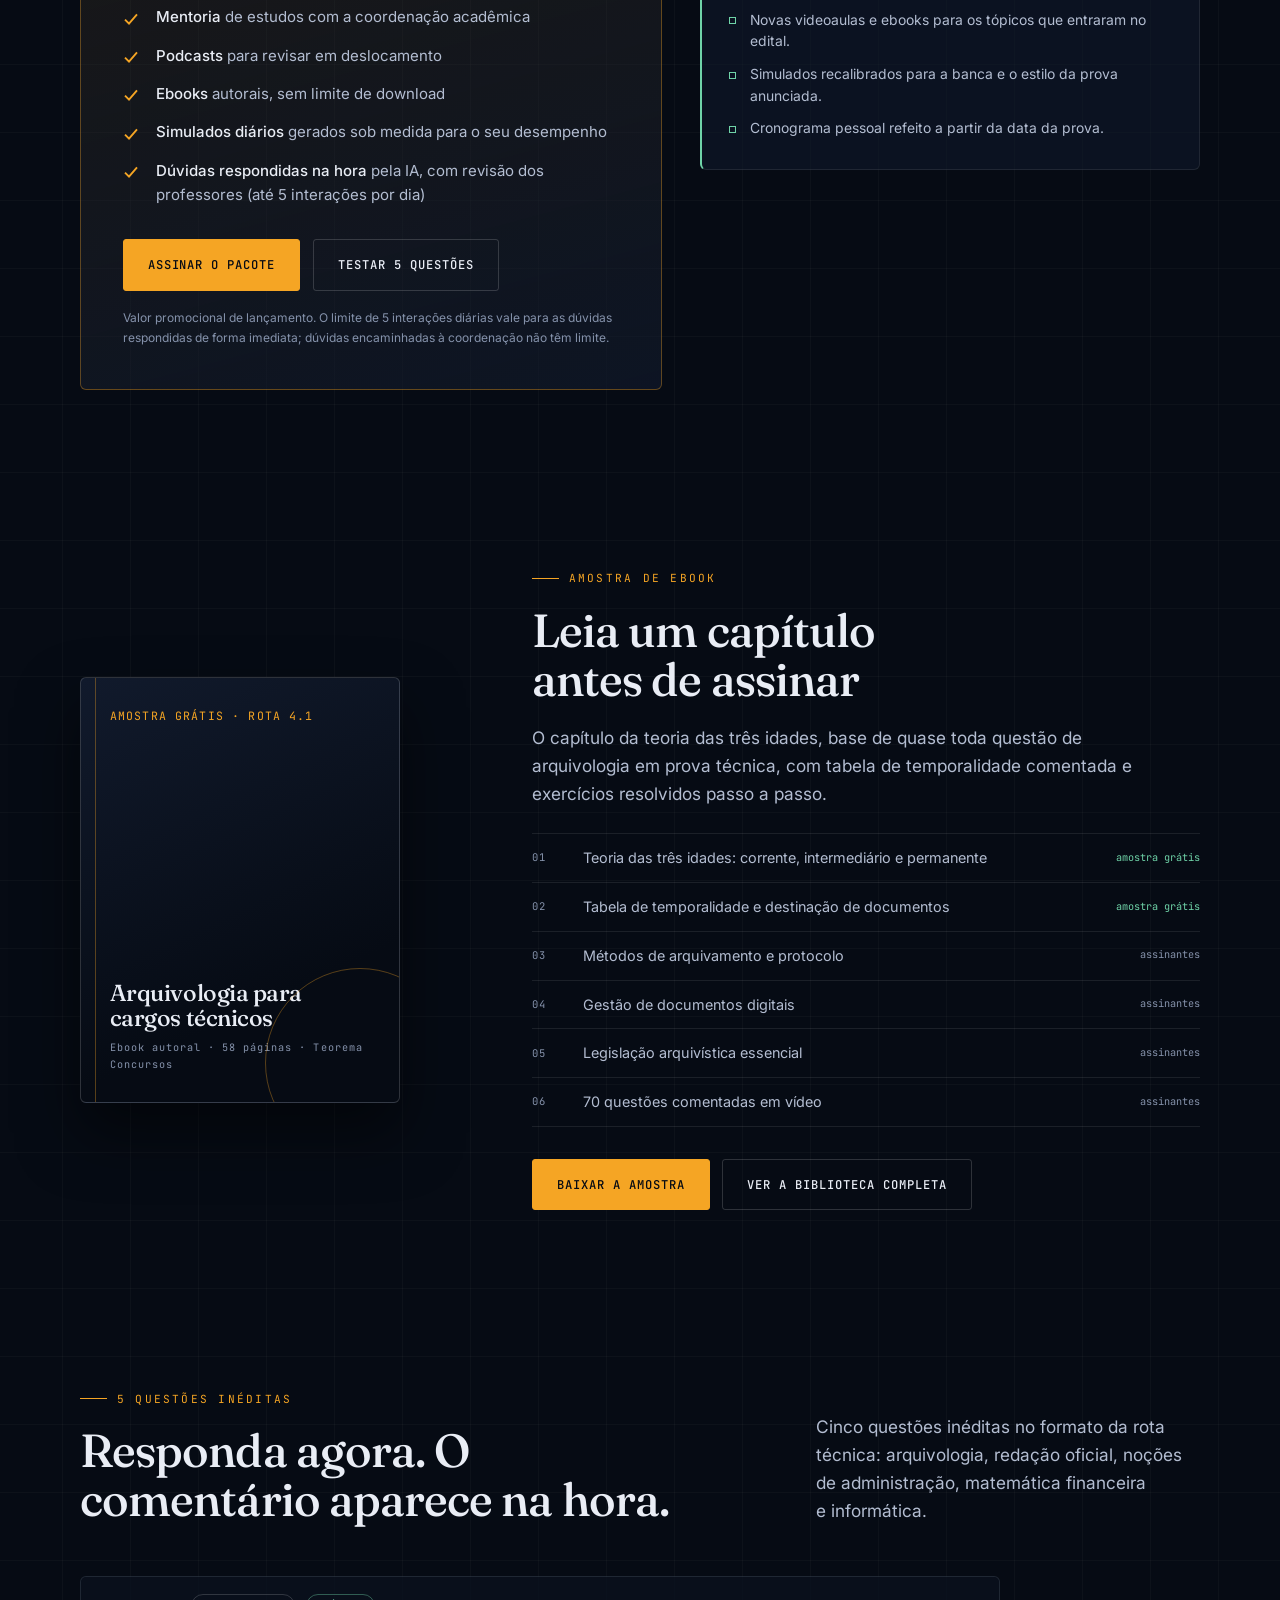
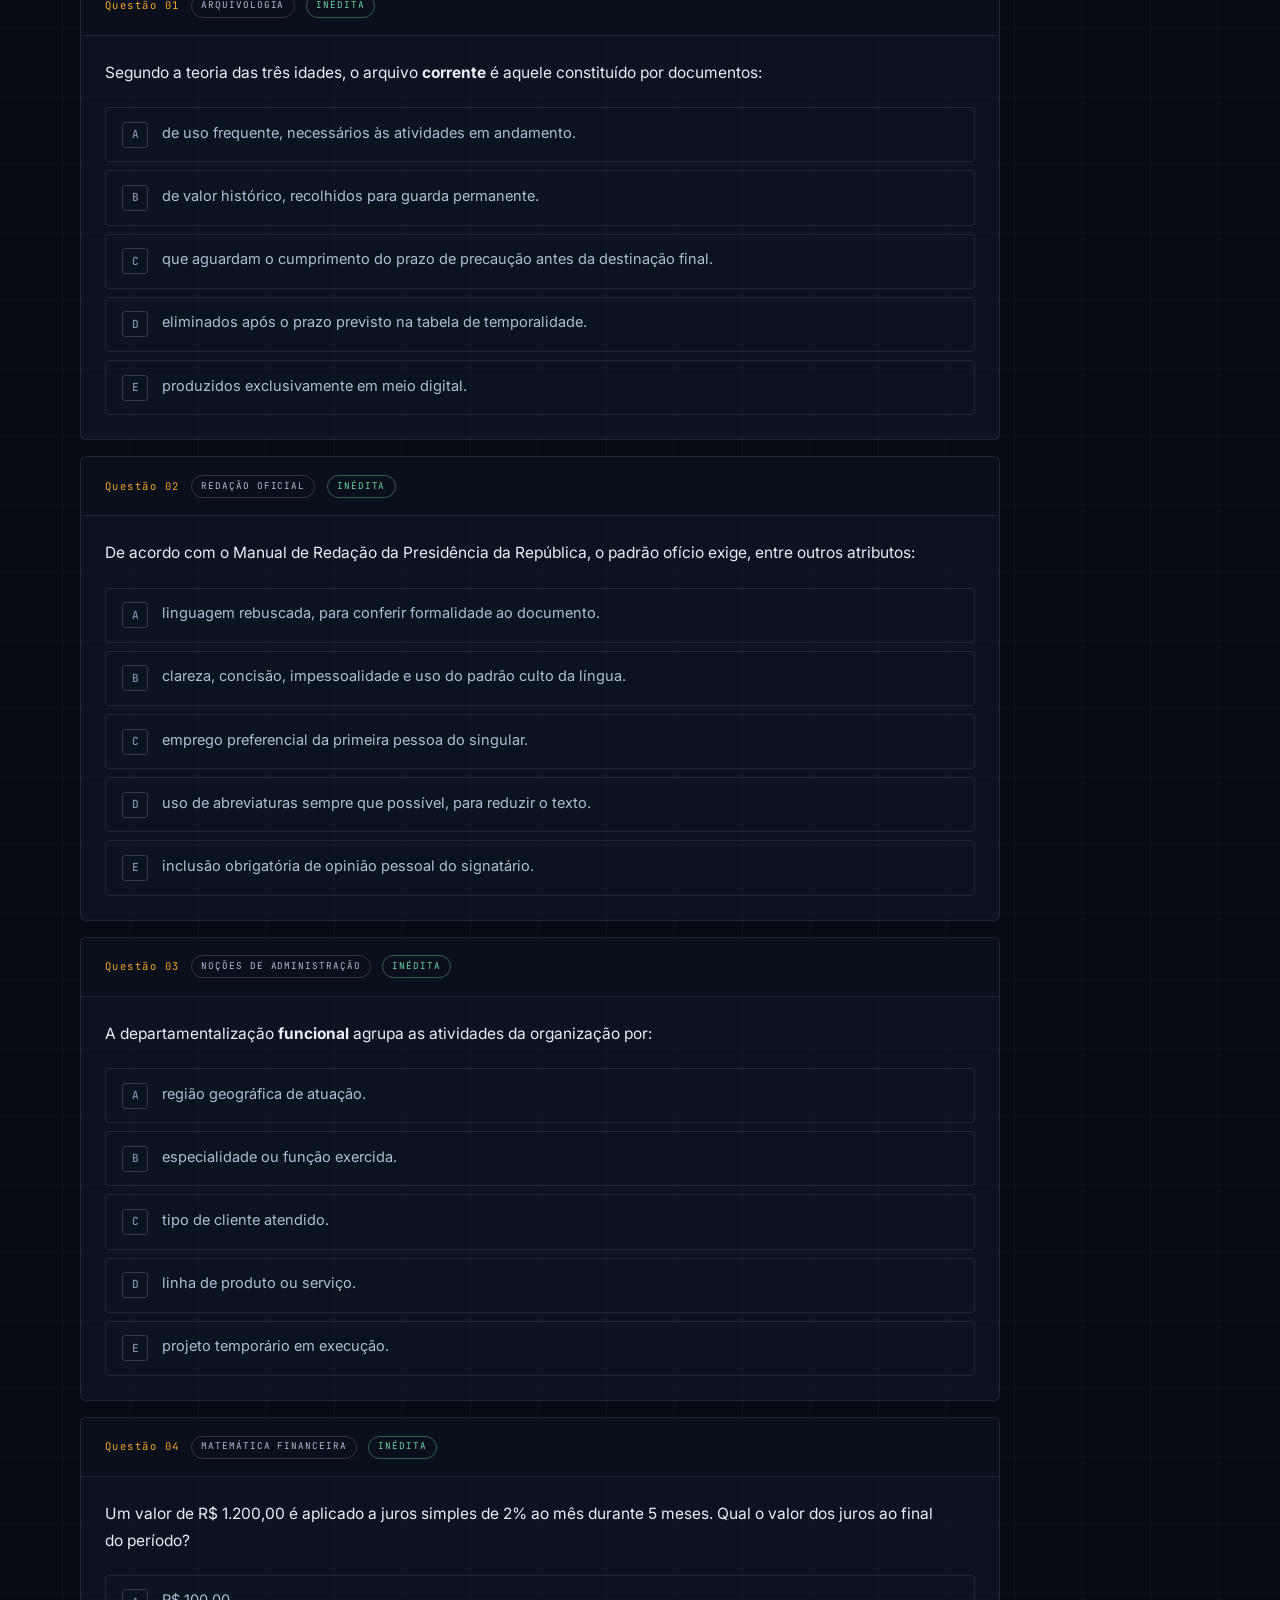
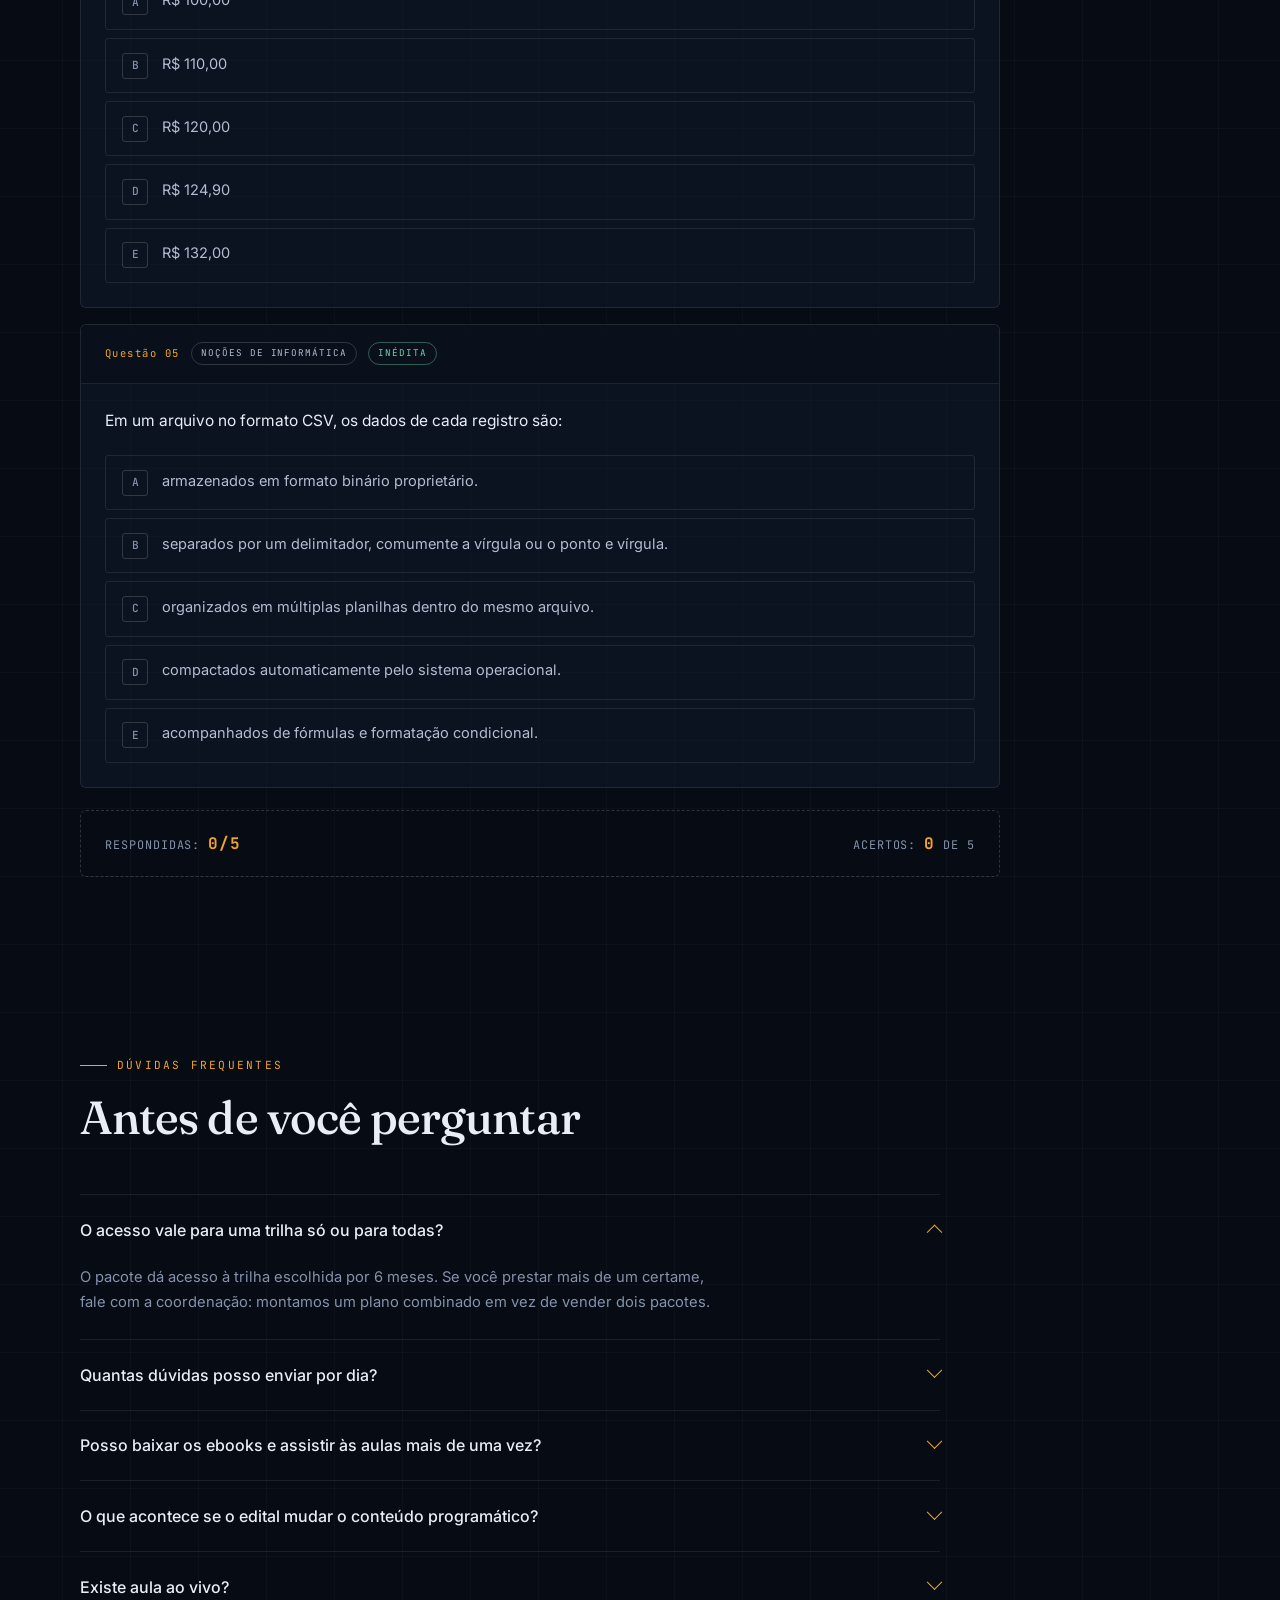
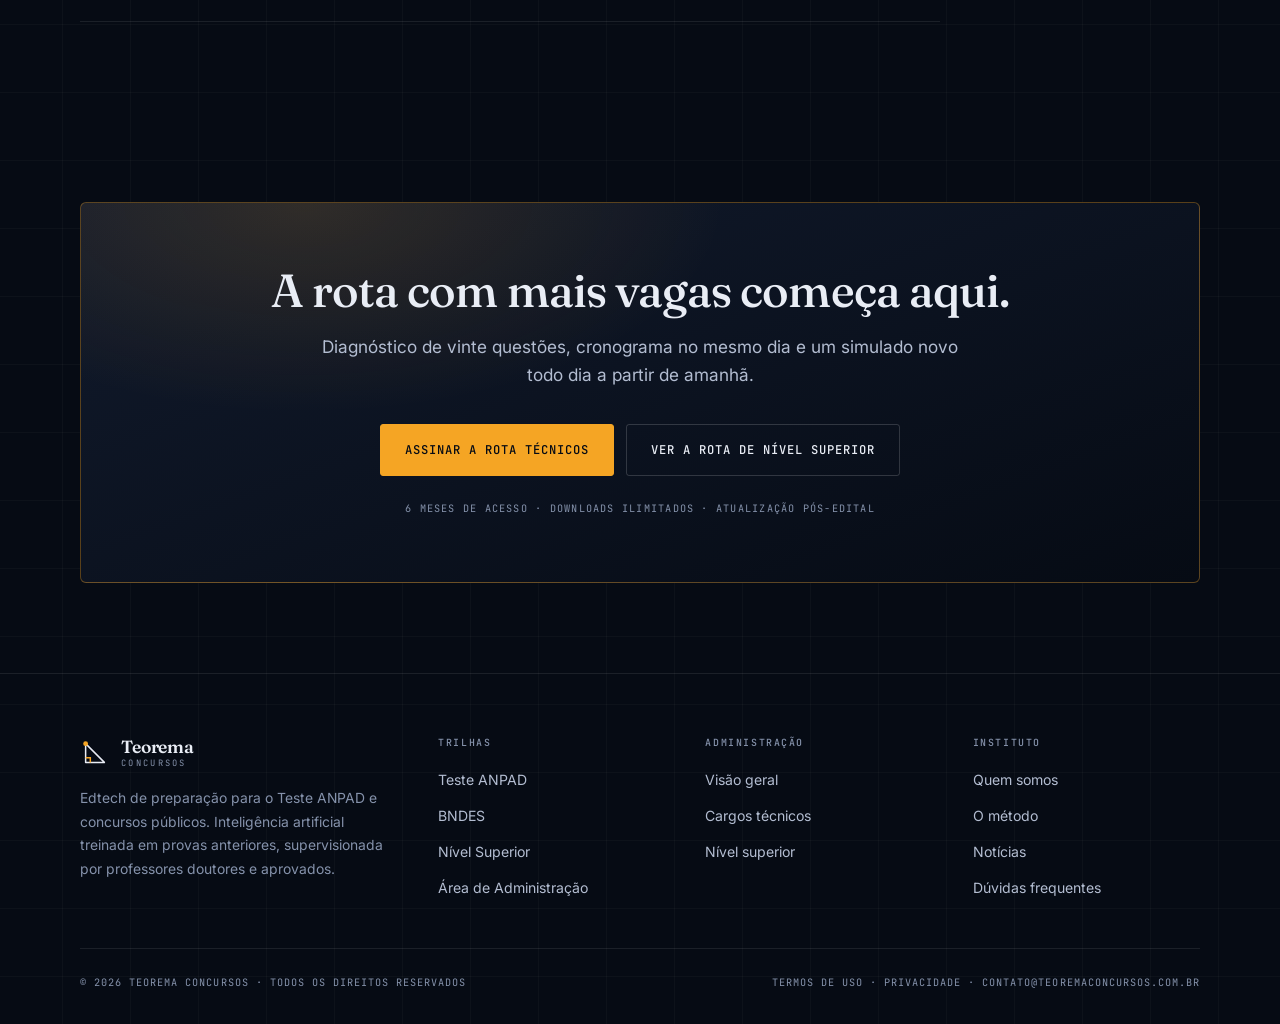
<file: administracao-tecnicos.html>
<!doctype html>
<html lang="pt-BR">
<head>
<meta charset="utf-8">
<meta name="viewport" content="width=device-width, initial-scale=1, viewport-fit=cover">
<title>Administração — cargos técnicos — Teorema Concursos</title>
<meta name="description" content="Preparação para cargos técnicos e de assistente administrativo: redação oficial, arquivologia, noções de administração, matemática financeira e informática.">
<meta name="theme-color" content="#060B14">
<meta property="og:title" content="Administração — cargos técnicos — Teorema Concursos">
<meta property="og:description" content="Preparação para cargos técnicos e de assistente administrativo: redação oficial, arquivologia, noções de administração, matemática financeira e informática.">
<meta property="og:type" content="website">
<meta property="og:locale" content="pt_BR">
<link rel="icon" href="assets/favicon.svg" type="image/svg+xml">
<link rel="preconnect" href="https://fonts.googleapis.com">
<link rel="preconnect" href="https://fonts.gstatic.com" crossorigin>
<link rel="stylesheet" href="https://fonts.googleapis.com/css2?family=Fraunces:opsz,wght,SOFT,WONK@9..144,400..700,0..100,0..1&family=Inter:wght@400;500;600&family=JetBrains+Mono:wght@400;500&display=swap">
<link rel="stylesheet" href="assets/styles.css">
<script src="assets/app.js" defer></script>
</head>
<body>
<a class="skip" href="#main">Pular para o conteúdo</a>
<header class="nav" data-nav>
  <div class="shell">
    <div class="nav-in">
      <a class="brand" href="index.html" aria-label="Teorema Concursos — início">
          <svg class="brand-mark" viewBox="0 0 32 32" fill="none" aria-hidden="true">
            <path d="M6 26V6l20 20H6z" stroke="currentColor" stroke-width="1.6" stroke-linejoin="round"/>
            <path d="M6 21h5v5" stroke="#F5A524" stroke-width="1.6"/>
            <circle cx="6" cy="6" r="2.6" fill="#F5A524"/>
          </svg>
          <span class="brand-txt">
            <span class="brand-name">Teorema</span>
            <span class="brand-sub">Concursos</span>
          </span>
        </a>

      <nav class="nav-links" data-nav-links aria-label="Navegação principal">
        <a class="nav-link" href="index.html">Início</a>
        <a class="nav-link" href="anpad.html">ANPAD</a>
        <a class="nav-link" href="bndes.html">BNDES</a>
        <a class="nav-link" href="nivel-superior.html">Nível Superior</a>

        <div class="nav-drop" data-drop>
          <button type="button" class="nav-link is-active nav-toggle" data-drop-toggle aria-expanded="false">
            Administração <svg width="10" height="10" viewBox="0 0 10 10" fill="none" stroke="currentColor" stroke-width="1.7" aria-hidden="true"><path d="M1 3.5 5 7.5 9 3.5"/></svg>
          </button>
          <div class="nav-menu">
            <a href="administracao.html">Visão geral da área<span>Trilha 04</span></a>
            <a href="administracao-tecnicos.html">Cargos técnicos<span>Nível médio e técnico</span></a>
            <a href="administracao-nivel-superior.html">Cargos de nível superior<span>Analista e gestor</span></a>
          </div>
        </div>

        <a class="nav-link" href="index.html#noticias">Notícias</a>
        <a class="btn btn-ghost btn-sm" href="#planos">Entrar</a>
      </nav>

      <div class="nav-cta">
        <a class="btn btn-primary btn-sm" href="#planos">Quero começar</a>
      </div>

      <button class="burger" type="button" data-burger aria-label="Abrir menu" aria-expanded="false">
        <span></span>
      </button>
    </div>
  </div>
</header>
<main id="main">
<section class="hero">
  <div class="shell hero-in">
    <div>
      <p class="crumb"><a href="index.html">Início</a><span>/</span><a href="administracao.html">Área de Administração</a><span>/</span><b>Cargos técnicos</b></p>
      <p class="eyebrow">Trilha 04 &middot; Rota 4.1</p>
      <h1 class="h1">Cargos <span class="mark">técnicos</span>:<br>a rota de maior volume de vagas.</h1>
      <p class="lede">Assistente e técnico administrativo respondem pela maior fatia das vagas abertas todo ano. A prova é objetiva, previsível e implacável com quem estuda sem recorte: redação oficial, arquivologia, noções de administração, matemática financeira e informática.</p>
      <div class="actions">
        <a class="btn btn-primary" href="#planos">Assinar a trilha <svg width="12" height="12" viewBox="0 0 12 12" fill="none" stroke="currentColor" stroke-width="1.7" aria-hidden="true"><path d="M1.5 10.5 10.5 1.5M4 1.5h6.5V8"/></svg></a>
        <a class="btn btn-ghost" href="#questoes">Resolver 5 questões</a>
      </div>
      <div class="stats"><div class="stat"><b>5</b><small>Frentes da rota</small></div><div class="stat"><b>+2 mil</b><small>Questões comentadas</small></div><div class="stat"><b>1/dia</b><small>Simulado sob medida</small></div><div class="stat"><b>6</b><small>Meses de acesso</small></div></div>
    </div>

    <div class="proof">
      <div class="proof-head">
        <span class="mono">Conteúdo programático</span>
        <span class="proof-tag">Rota 4.1</span>
      </div>
      <div class="proof-rows">
        <div class="proof-row"><span class="mono">01</span><b>Redação Oficial</b><i>12 aulas</i></div>
        <div class="proof-row"><span class="mono">02</span><b>Arquivologia</b><i>14 aulas</i></div>
        <div class="proof-row"><span class="mono">03</span><b>Noções de Administração</b><i>18 aulas</i></div>
        <div class="proof-row"><span class="mono">04</span><b>Matemática Financeira</b><i>12 aulas</i></div>
        <div class="proof-row"><span class="mono">05</span><b>Noções de Informática</b><i>14 aulas</i></div>
      </div>
    </div>
  </div>
</section>
<section class="sec">
  <div class="shell">
    <div class="sec-head sec-head-split">
      <div>
        <p class="eyebrow">Vídeo de apresentação</p>
        <h2 class="h2">O recorte exato da prova técnica</h2>
      </div>
      <p class="lede">A coordenação percorre o edital típico de assistente e técnico administrativo e mostra o que realmente decide a classificação.</p>
    </div>
    <button class="video" type="button" data-video aria-label="Reproduzir vídeo de apresentação">
      <span class="video-in">
        <span class="video-play"><svg width="19" height="21" viewBox="0 0 19 21" fill="currentColor" aria-hidden="true"><path d="M19 10.5 0 21V0z"/></svg></span>
        <span class="video-label">Assista à apresentação da rota</span>
        <span class="video-note" data-video-note>Vídeo de apresentação · 8 min</span>
      </span>
    </button>
  </div>
</section>
<section class="sec paper" id="incluso">
  <div class="shell">
    <div class="sec-head sec-head-split">
      <div>
        <p class="eyebrow">O que está incluso</p>
        <h2 class="h2">Tudo o que entra no pacote</h2>
      </div>
      <p class="lede">O mesmo conjunto vale para todas as trilhas. O que muda é o conteúdo programático e a calibragem dos simulados.</p>
    </div>
    <div class="grid grid-3">
      <article class="card">
        <span class="card-ico"><svg width="21" height="21" viewBox="0 0 24 24" fill="none" stroke="currentColor" stroke-width="1.5" stroke-linecap="round" stroke-linejoin="round" aria-hidden="true"><rect x="2" y="5" width="20" height="14" rx="1.5"/><path d="M10 9.5 15 12l-5 2.5z"/></svg></span>
        <h3 class="h4">Videoaulas por edital</h3>
        <p>Gravadas por professores doutores e aprovados, recortadas tópico a tópico conforme o conteúdo programático da trilha.</p>
      </article>
      <article class="card">
        <span class="card-ico"><svg width="21" height="21" viewBox="0 0 24 24" fill="none" stroke="currentColor" stroke-width="1.5" stroke-linecap="round" stroke-linejoin="round" aria-hidden="true"><circle cx="9" cy="8" r="3.2"/><path d="M3 20c0-3.3 2.7-6 6-6s6 2.7 6 6"/><path d="M16 5.5a3 3 0 0 1 0 5.6M18.5 20c0-2.2-.9-4.2-2.4-5.6"/></svg></span>
        <h3 class="h4">Mentoria nos estudos</h3>
        <p>Acompanhamento da coordenação acadêmica: cronograma, ajuste de rota e cobrança de entrega quando a semana desanda.</p>
      </article>
      <article class="card">
        <span class="card-ico"><svg width="21" height="21" viewBox="0 0 24 24" fill="none" stroke="currentColor" stroke-width="1.5" stroke-linecap="round" stroke-linejoin="round" aria-hidden="true"><circle cx="12" cy="12" r="8.5"/><circle cx="12" cy="12" r="3.5"/><path d="M12 1.5v3M12 19.5v3M1.5 12h3M19.5 12h3"/></svg></span>
        <h3 class="h4">Simulados diários sob medida</h3>
        <p>Todo dia um simulado novo, montado a partir dos seus erros do dia anterior. O que já está consolidado sai de cena.</p>
      </article>
      <article class="card">
        <span class="card-ico"><svg width="21" height="21" viewBox="0 0 24 24" fill="none" stroke="currentColor" stroke-width="1.5" stroke-linecap="round" stroke-linejoin="round" aria-hidden="true"><rect x="4" y="8" width="16" height="12" rx="2"/><path d="M12 4v4M9 13h.01M15 13h.01M9.5 16.5h5"/></svg></span>
        <h3 class="h4">Dúvidas respondidas na hora</h3>
        <p>Resposta imediata dos nossos cérebros eletrônicos, supervisionada pelos professores. Limite de 5 interações por dia.</p>
      </article>
      <article class="card">
        <span class="card-ico"><svg width="21" height="21" viewBox="0 0 24 24" fill="none" stroke="currentColor" stroke-width="1.5" stroke-linecap="round" stroke-linejoin="round" aria-hidden="true"><path d="M6 3h8l4 4v14H6z"/><path d="M14 3v4h4M9 12h6M9 16h4"/></svg></span>
        <h3 class="h4">Ebooks e podcasts</h3>
        <p>Material autoral para ler no computador e ouvir no deslocamento, com download liberado e sem limite de visualizações.</p>
      </article>
      <article class="card">
        <span class="card-ico"><svg width="21" height="21" viewBox="0 0 24 24" fill="none" stroke="currentColor" stroke-width="1.5" stroke-linecap="round" stroke-linejoin="round" aria-hidden="true"><circle cx="12" cy="12" r="8.5"/><path d="M12 7v5.2l3.4 2"/></svg></span>
        <h3 class="h4">Atualização pós-edital</h3>
        <p>Publicado o edital, o material é remapeado e os simulados recalibrados para a banca anunciada, sem custo adicional.</p>
      </article>
    </div>
  </div>
</section>
<section class="sec" id="planos">
  <div class="shell">
    <div class="sec-head sec-head-split">
      <div>
        <p class="eyebrow">Investimento</p>
        <h2 class="h2">Um pacote. Seis meses. Tudo incluído.</h2>
      </div>
      <p class="lede">Rota 4.1 — cargos técnicos. Mesmo pacote, conteúdo programático ajustado às provas de nível médio e técnico.</p>
    </div>

    <div class="price-wrap">
      <div class="price">
        <span class="price-badge">Pacote 6 meses</span>
        <span class="price-old">de 12 x R$ 389,90</span>
        <p class="price-now">
          <span class="x">12 x</span>
          <span class="v">R$ 119,90</span>
          <span class="c">/mês</span>
        </p>
        <p class="price-sub">Acesso completo por 6 meses. Sem limite de visualizações nem de downloads.</p>
    <ul class="checks">
      <li class="check"><svg width="16" height="16" viewBox="0 0 16 16" fill="none" stroke="currentColor" stroke-width="1.9" aria-hidden="true"><path d="M2 8.6 6 12.6 14 3.4"/></svg><span><b>Videoaulas</b> específicas para o edital da trilha</span></li>
      <li class="check"><svg width="16" height="16" viewBox="0 0 16 16" fill="none" stroke="currentColor" stroke-width="1.9" aria-hidden="true"><path d="M2 8.6 6 12.6 14 3.4"/></svg><span><b>Mentoria</b> de estudos com a coordenação acadêmica</span></li>
      <li class="check"><svg width="16" height="16" viewBox="0 0 16 16" fill="none" stroke="currentColor" stroke-width="1.9" aria-hidden="true"><path d="M2 8.6 6 12.6 14 3.4"/></svg><span><b>Podcasts</b> para revisar em deslocamento</span></li>
      <li class="check"><svg width="16" height="16" viewBox="0 0 16 16" fill="none" stroke="currentColor" stroke-width="1.9" aria-hidden="true"><path d="M2 8.6 6 12.6 14 3.4"/></svg><span><b>Ebooks</b> autorais, sem limite de download</span></li>
      <li class="check"><svg width="16" height="16" viewBox="0 0 16 16" fill="none" stroke="currentColor" stroke-width="1.9" aria-hidden="true"><path d="M2 8.6 6 12.6 14 3.4"/></svg><span><b>Simulados diários</b> gerados sob medida para o seu desempenho</span></li>
      <li class="check"><svg width="16" height="16" viewBox="0 0 16 16" fill="none" stroke="currentColor" stroke-width="1.9" aria-hidden="true"><path d="M2 8.6 6 12.6 14 3.4"/></svg><span><b>Dúvidas respondidas na hora</b> pela IA, com revisão dos professores (até 5 interações por dia)</span></li>
    </ul>
        <div class="actions">
          <a class="btn btn-primary" href="#planos">Assinar o pacote</a>
          <a class="btn btn-ghost" href="#questoes">Testar 5 questões</a>
        </div>
        <p class="price-fine">Valor promocional de lançamento. O limite de 5 interações diárias vale para as dúvidas respondidas de forma imediata; dúvidas encaminhadas à coordenação não têm limite.</p>
      </div>

      <div class="pledge">
        <span class="mono">Compromisso</span>
        <h3 class="h3">Atualização pós-edital garantida</h3>
        <p>Publicado o edital, o material é revisado e republicado para refletir exatamente o que foi cobrado — sem custo adicional e sem você precisar pedir.</p>
        <ul>
          <li>Conteúdo programático remapeado item a item em até 7 dias úteis.</li>
          <li>Novas videoaulas e ebooks para os tópicos que entraram no edital.</li>
          <li>Simulados recalibrados para a banca e o estilo da prova anunciada.</li>
          <li>Cronograma pessoal refeito a partir da data da prova.</li>
        </ul>
      </div>
    </div>
  </div>
</section>
<section class="sec">
  <div class="shell">
    <div class="ebook">
      <div class="ebook-cover">
        <span class="mono">Amostra grátis · Rota 4.1</span>
        <h3>Arquivologia para cargos técnicos</h3>
        <small>Ebook autoral · 58 páginas · Teorema Concursos</small>
      </div>

      <div>
        <p class="eyebrow">Amostra de ebook</p>
        <h2 class="h2">Leia um capítulo antes de assinar</h2>
        <p class="lede">O capítulo da teoria das três idades, base de quase toda questão de arquivologia em prova técnica, com tabela de temporalidade comentada e exercícios resolvidos passo a passo.</p>
        <ul class="ebook-toc">
          <li><span class="mono">01</span><span>Teoria das três idades: corrente, intermediário e permanente</span><i class="free">amostra grátis</i></li>
          <li><span class="mono">02</span><span>Tabela de temporalidade e destinação de documentos</span><i class="free">amostra grátis</i></li>
          <li><span class="mono">03</span><span>Métodos de arquivamento e protocolo</span><i class="">assinantes</i></li>
          <li><span class="mono">04</span><span>Gestão de documentos digitais</span><i class="">assinantes</i></li>
          <li><span class="mono">05</span><span>Legislação arquivística essencial</span><i class="">assinantes</i></li>
          <li><span class="mono">06</span><span>70 questões comentadas em vídeo</span><i class="">assinantes</i></li>
        </ul>
        <div class="actions">
          <a class="btn btn-primary" href="#planos">Baixar a amostra</a>
          <a class="btn btn-ghost" href="#planos">Ver a biblioteca completa</a>
        </div>
      </div>
    </div>
  </div>
</section>
<section class="sec" id="questoes">
  <div class="shell">
    <div class="sec-head sec-head-split">
      <div>
        <p class="eyebrow">5 questões inéditas</p>
        <h2 class="h2">Responda agora. O comentário aparece na hora.</h2>
      </div>
      <p class="lede">Cinco questões inéditas no formato da rota técnica: arquivologia, redação oficial, noções de administração, matemática financeira e informática.</p>
    </div>

    <div class="quiz" data-quiz>
      <article class="q" data-q>
        <header class="q-head">
          <span class="q-n">Questão 01</span>
          <span class="q-tag">Arquivologia</span>
          <span class="q-tag q-tag-new">Inédita</span>
        </header>
        <div class="q-body">
          <p class="q-stem">Segundo a teoria das três idades, o arquivo <b>corrente</b> é aquele constituído por documentos:</p>
          <div class="q-opts">
          <button class="q-opt" type="button" data-correct="true"><b>A</b><span>de uso frequente, necessários às atividades em andamento.</span></button>
          <button class="q-opt" type="button"><b>B</b><span>de valor histórico, recolhidos para guarda permanente.</span></button>
          <button class="q-opt" type="button"><b>C</b><span>que aguardam o cumprimento do prazo de precaução antes da destinação final.</span></button>
          <button class="q-opt" type="button"><b>D</b><span>eliminados após o prazo previsto na tabela de temporalidade.</span></button>
          <button class="q-opt" type="button"><b>E</b><span>produzidos exclusivamente em meio digital.</span></button>
          </div>
          <div class="q-feedback" hidden>
            <span class="mono">Comentário do professor</span>
            <p>A teoria das três idades distingue corrente (uso frequente), intermediário (uso pouco frequente, aguardando destinação) e permanente (valor histórico, guarda definitiva). A alternativa C descreve o arquivo intermediário e a B, o permanente.</p>
          </div>
        </div>
      </article>
      <article class="q" data-q>
        <header class="q-head">
          <span class="q-n">Questão 02</span>
          <span class="q-tag">Redação Oficial</span>
          <span class="q-tag q-tag-new">Inédita</span>
        </header>
        <div class="q-body">
          <p class="q-stem">De acordo com o Manual de Redação da Presidência da República, o padrão ofício exige, entre outros atributos:</p>
          <div class="q-opts">
          <button class="q-opt" type="button"><b>A</b><span>linguagem rebuscada, para conferir formalidade ao documento.</span></button>
          <button class="q-opt" type="button" data-correct="true"><b>B</b><span>clareza, concisão, impessoalidade e uso do padrão culto da língua.</span></button>
          <button class="q-opt" type="button"><b>C</b><span>emprego preferencial da primeira pessoa do singular.</span></button>
          <button class="q-opt" type="button"><b>D</b><span>uso de abreviaturas sempre que possível, para reduzir o texto.</span></button>
          <button class="q-opt" type="button"><b>E</b><span>inclusão obrigatória de opinião pessoal do signatário.</span></button>
          </div>
          <div class="q-feedback" hidden>
            <span class="mono">Comentário do professor</span>
            <p>A comunicação oficial é impessoal e deve ser compreendida por qualquer cidadão, o que exige clareza, concisão e padrão culto — não rebuscamento. Impessoalidade e uso da terceira pessoa afastam a opinião pessoal e a primeira pessoa do singular.</p>
          </div>
        </div>
      </article>
      <article class="q" data-q>
        <header class="q-head">
          <span class="q-n">Questão 03</span>
          <span class="q-tag">Noções de Administração</span>
          <span class="q-tag q-tag-new">Inédita</span>
        </header>
        <div class="q-body">
          <p class="q-stem">A departamentalização <b>funcional</b> agrupa as atividades da organização por:</p>
          <div class="q-opts">
          <button class="q-opt" type="button"><b>A</b><span>região geográfica de atuação.</span></button>
          <button class="q-opt" type="button" data-correct="true"><b>B</b><span>especialidade ou função exercida.</span></button>
          <button class="q-opt" type="button"><b>C</b><span>tipo de cliente atendido.</span></button>
          <button class="q-opt" type="button"><b>D</b><span>linha de produto ou serviço.</span></button>
          <button class="q-opt" type="button"><b>E</b><span>projeto temporário em execução.</span></button>
          </div>
          <div class="q-feedback" hidden>
            <span class="mono">Comentário do professor</span>
            <p>Na departamentalização funcional, as unidades reúnem pessoas que fazem o mesmo tipo de trabalho — finanças, recursos humanos, operações. As demais alternativas descrevem, respectivamente, as departamentalizações geográfica, por cliente, por produto e por projeto.</p>
          </div>
        </div>
      </article>
      <article class="q" data-q>
        <header class="q-head">
          <span class="q-n">Questão 04</span>
          <span class="q-tag">Matemática Financeira</span>
          <span class="q-tag q-tag-new">Inédita</span>
        </header>
        <div class="q-body">
          <p class="q-stem">Um valor de R$ 1.200,00 é aplicado a juros simples de 2% ao mês durante 5 meses. Qual o valor dos juros ao final do período?</p>
          <div class="q-opts">
          <button class="q-opt" type="button"><b>A</b><span>R$ 100,00</span></button>
          <button class="q-opt" type="button"><b>B</b><span>R$ 110,00</span></button>
          <button class="q-opt" type="button" data-correct="true"><b>C</b><span>R$ 120,00</span></button>
          <button class="q-opt" type="button"><b>D</b><span>R$ 124,90</span></button>
          <button class="q-opt" type="button"><b>E</b><span>R$ 132,00</span></button>
          </div>
          <div class="q-feedback" hidden>
            <span class="mono">Comentário do professor</span>
            <p>J = C × i × n = 1.200 × 0,02 × 5 = R$ 120,00. Em juros simples a taxa incide sempre sobre o capital inicial. A alternativa D (R$ 124,90) corresponde aos juros compostos no mesmo período — distração recorrente.</p>
          </div>
        </div>
      </article>
      <article class="q" data-q>
        <header class="q-head">
          <span class="q-n">Questão 05</span>
          <span class="q-tag">Noções de Informática</span>
          <span class="q-tag q-tag-new">Inédita</span>
        </header>
        <div class="q-body">
          <p class="q-stem">Em um arquivo no formato CSV, os dados de cada registro são:</p>
          <div class="q-opts">
          <button class="q-opt" type="button"><b>A</b><span>armazenados em formato binário proprietário.</span></button>
          <button class="q-opt" type="button" data-correct="true"><b>B</b><span>separados por um delimitador, comumente a vírgula ou o ponto e vírgula.</span></button>
          <button class="q-opt" type="button"><b>C</b><span>organizados em múltiplas planilhas dentro do mesmo arquivo.</span></button>
          <button class="q-opt" type="button"><b>D</b><span>compactados automaticamente pelo sistema operacional.</span></button>
          <button class="q-opt" type="button"><b>E</b><span>acompanhados de fórmulas e formatação condicional.</span></button>
          </div>
          <div class="q-feedback" hidden>
            <span class="mono">Comentário do professor</span>
            <p>CSV significa <i>comma-separated values</i>: é um arquivo de texto puro em que cada linha é um registro e os campos são separados por um delimitador. Justamente por ser texto puro, não guarda fórmulas, formatação nem múltiplas abas — isso exige formatos como XLSX.</p>
          </div>
        </div>
      </article>
    </div>

    <p class="quiz-score" data-score aria-live="polite">
      <span>Respondidas: <b data-score-done>0/5</b></span>
      <span>Acertos: <b data-score-val>0</b> de 5</span>
    </p>
  </div>
</section>
<section class="sec" id="duvidas">
  <div class="shell">
    <div class="sec-head">
      <p class="eyebrow">Dúvidas frequentes</p>
      <h2 class="h2">Antes de você perguntar</h2>
    </div>
    <div class="faq">
      <details open>
        <summary>O acesso vale para uma trilha só ou para todas?</summary>
        <p>O pacote dá acesso à trilha escolhida por 6 meses. Se você prestar mais de um certame, fale com a coordenação: montamos um plano combinado em vez de vender dois pacotes.</p>
      </details>
      <details>
        <summary>Quantas dúvidas posso enviar por dia?</summary>
        <p>São 5 interações diárias com resposta imediata, geradas pelos nossos cérebros eletrônicos a partir do acervo de questões comentadas e supervisionadas pelos professores. Dúvidas encaminhadas à coordenação acadêmica não entram nesse limite.</p>
      </details>
      <details>
        <summary>Posso baixar os ebooks e assistir às aulas mais de uma vez?</summary>
        <p>Sim. Não há limite de visualizações nem de downloads durante todo o período de acesso.</p>
      </details>
      <details>
        <summary>O que acontece se o edital mudar o conteúdo programático?</summary>
        <p>Entra em ação o compromisso de atualização pós-edital: remapeamos o conteúdo item a item em até 7 dias úteis, gravamos o que faltar e recalibramos os simulados para a banca anunciada, sem custo adicional.</p>
      </details>
      <details>
        <summary>Existe aula ao vivo?</summary>
        <p>Não. O Teorema entrega método, não grade de aulas: videoaulas gravadas, ebooks, podcasts, simulados diários sob medida e mentoria de acompanhamento.</p>
      </details>
    </div>
  </div>
</section>
<section class="sec">
  <div class="shell">
    <div class="cta">
      <h2 class="h2">A rota com mais vagas começa aqui.</h2>
      <p class="lede">Diagnóstico de vinte questões, cronograma no mesmo dia e um simulado novo todo dia a partir de amanhã.</p>
      <div class="actions">
        <a class="btn btn-primary" href="#planos">Assinar a Rota Técnicos</a>
        <a class="btn btn-ghost" href="administracao-nivel-superior.html">Ver a rota de nível superior</a>
      </div>
      <p class="cta-fine">6 meses de acesso &middot; downloads ilimitados &middot; atualização pós-edital</p>
    </div>
  </div>
</section>
</main>
<footer class="foot">
  <div class="shell">
    <div class="foot-grid">
      <div class="foot-brand">
        <a class="brand" href="index.html" aria-label="Teorema Concursos — início">
          <svg class="brand-mark" viewBox="0 0 32 32" fill="none" aria-hidden="true">
            <path d="M6 26V6l20 20H6z" stroke="currentColor" stroke-width="1.6" stroke-linejoin="round"/>
            <path d="M6 21h5v5" stroke="#F5A524" stroke-width="1.6"/>
            <circle cx="6" cy="6" r="2.6" fill="#F5A524"/>
          </svg>
          <span class="brand-txt">
            <span class="brand-name">Teorema</span>
            <span class="brand-sub">Concursos</span>
          </span>
        </a>
        <p>Edtech de preparação para o Teste ANPAD e concursos públicos. Inteligência artificial treinada em provas anteriores, supervisionada por professores doutores e aprovados.</p>
      </div>

      <div class="foot-col">
        <h4>Trilhas</h4>
        <ul>
          <li><a href="anpad.html">Teste ANPAD</a></li>
          <li><a href="bndes.html">BNDES</a></li>
          <li><a href="nivel-superior.html">Nível Superior</a></li>
          <li><a href="administracao.html">Área de Administração</a></li>
        </ul>
      </div>

      <div class="foot-col">
        <h4>Administração</h4>
        <ul>
          <li><a href="administracao.html">Visão geral</a></li>
          <li><a href="administracao-tecnicos.html">Cargos técnicos</a></li>
          <li><a href="administracao-nivel-superior.html">Nível superior</a></li>
        </ul>
      </div>

      <div class="foot-col">
        <h4>Instituto</h4>
        <ul>
          <li><a href="index.html#quem-somos">Quem somos</a></li>
          <li><a href="index.html#metodo">O método</a></li>
          <li><a href="index.html#noticias">Notícias</a></li>
          <li><a href="index.html#duvidas">Dúvidas frequentes</a></li>
        </ul>
      </div>
    </div>

    <div class="foot-base">
      <span>&copy; <span data-year>2026</span> Teorema Concursos &middot; Todos os direitos reservados</span>
      <span>Termos de uso &middot; Privacidade &middot; contato@teoremaconcursos.com.br</span>
    </div>
  </div>
</footer>
</body>
</html>
</file>
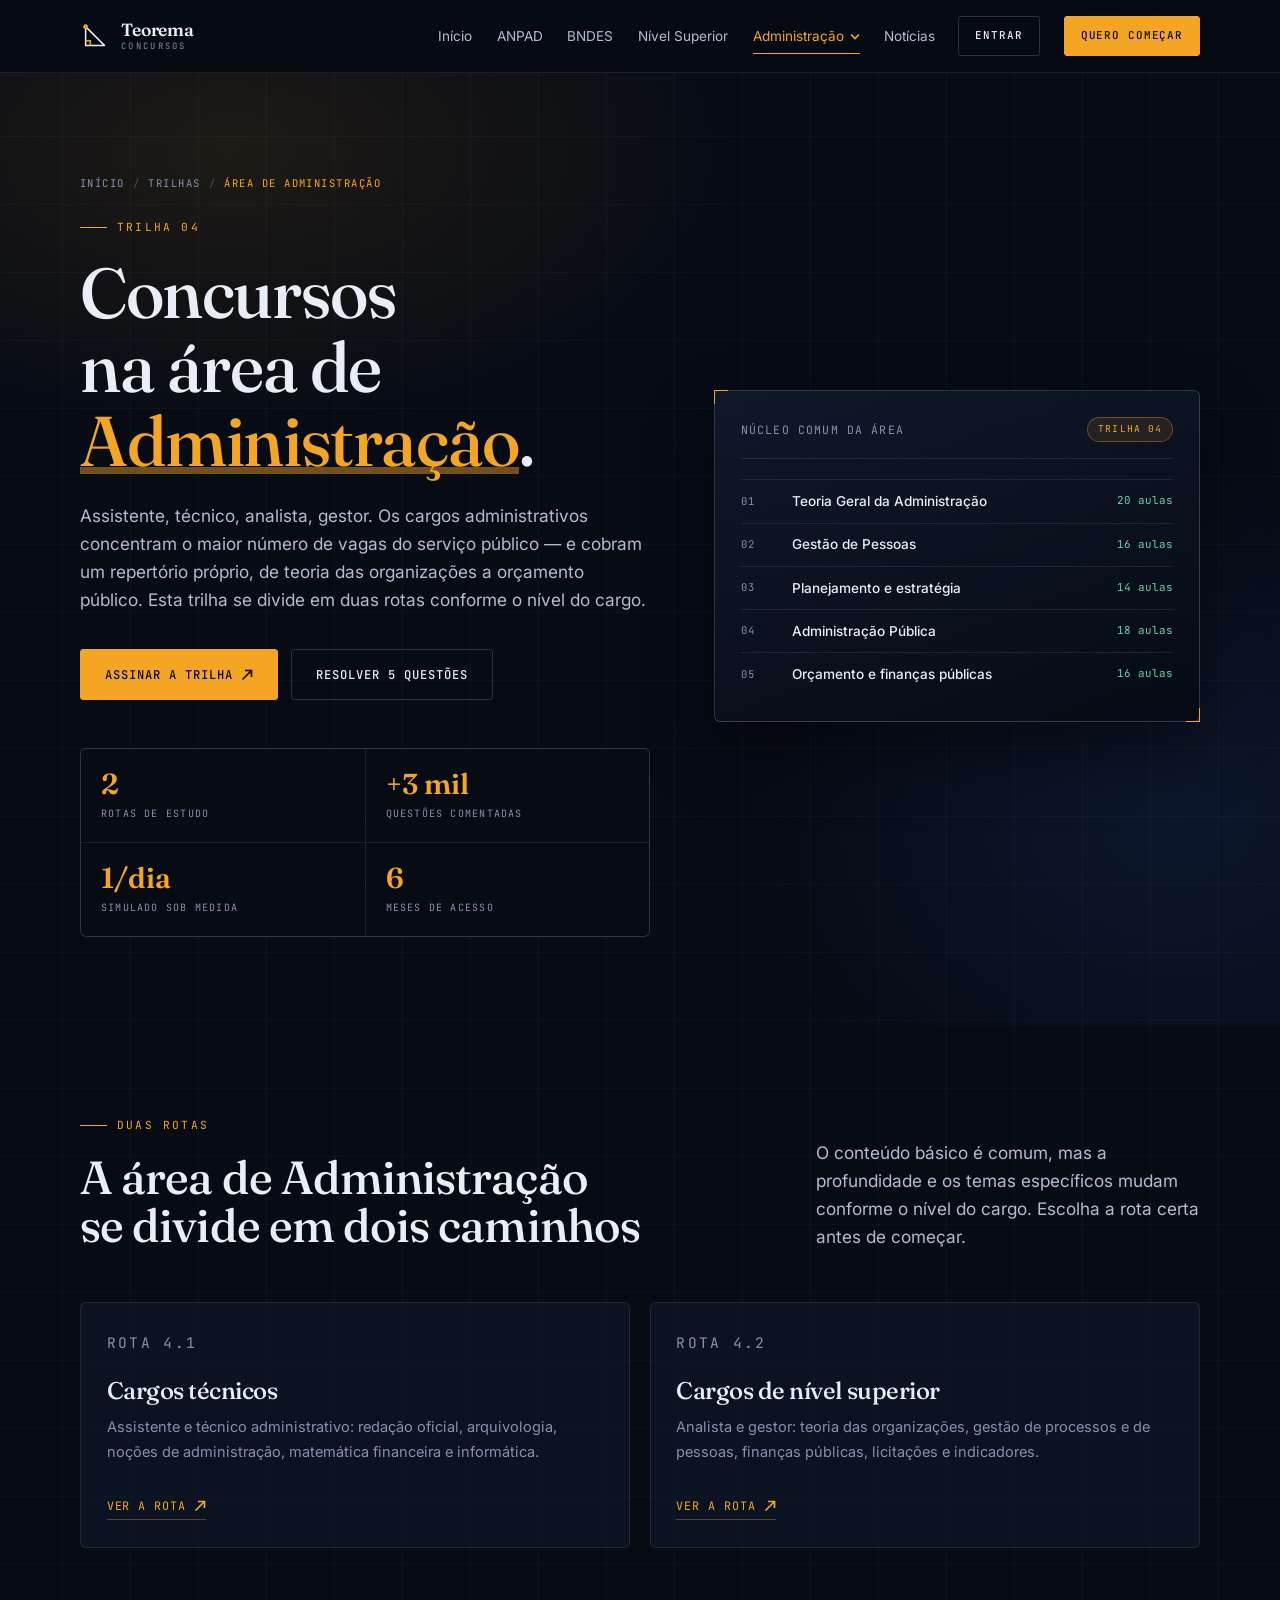
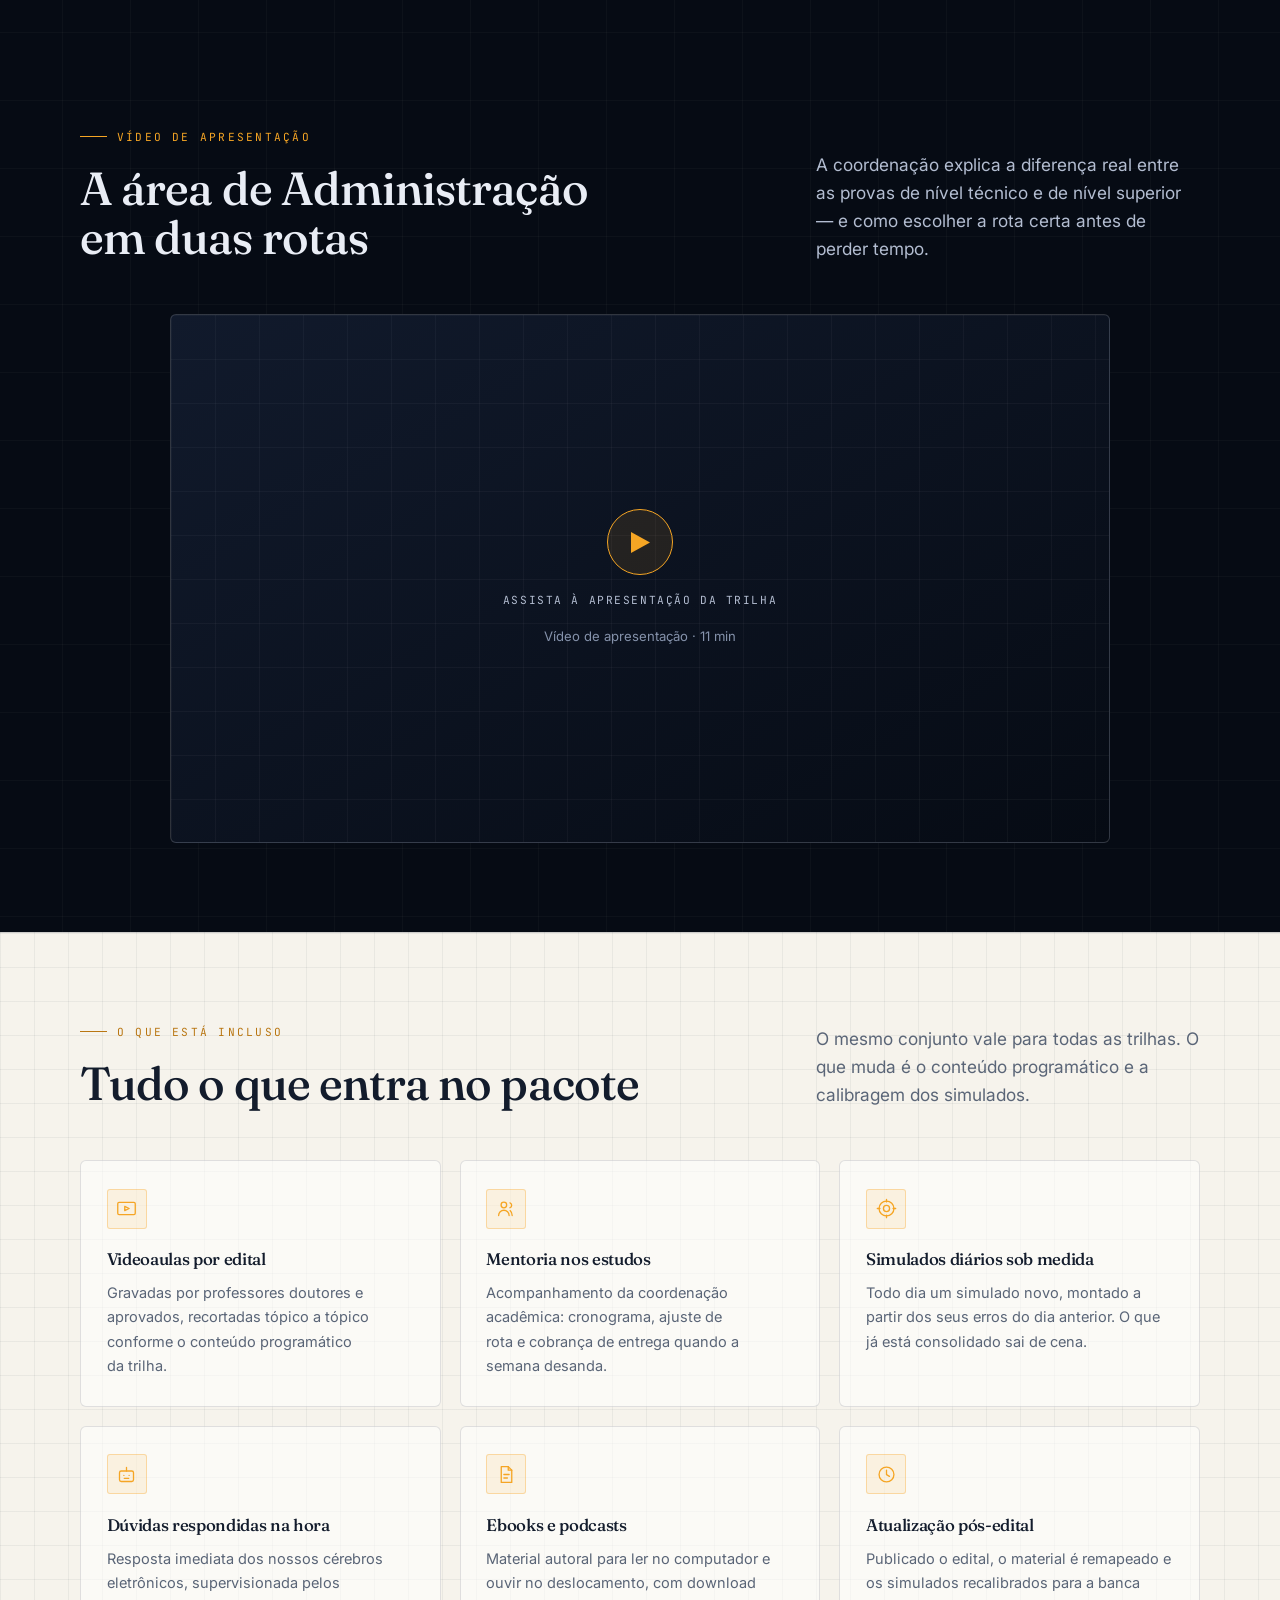
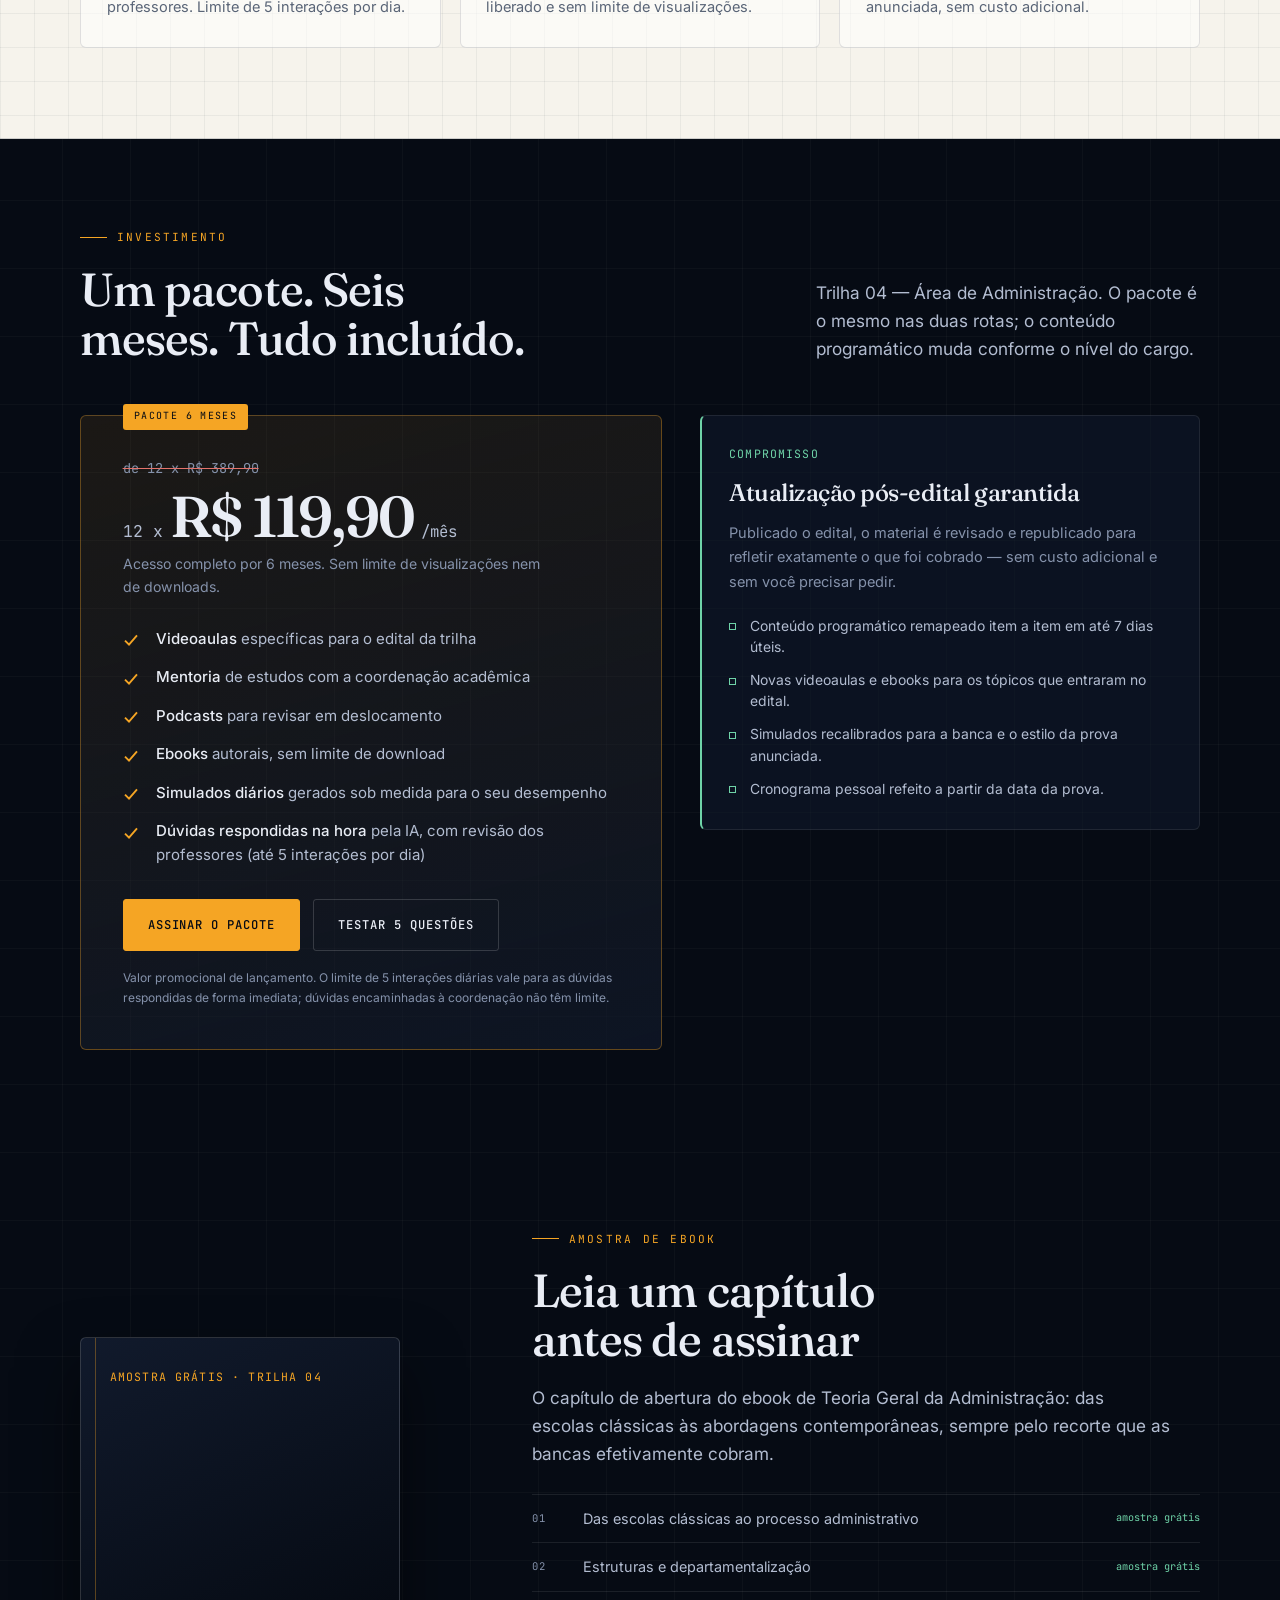
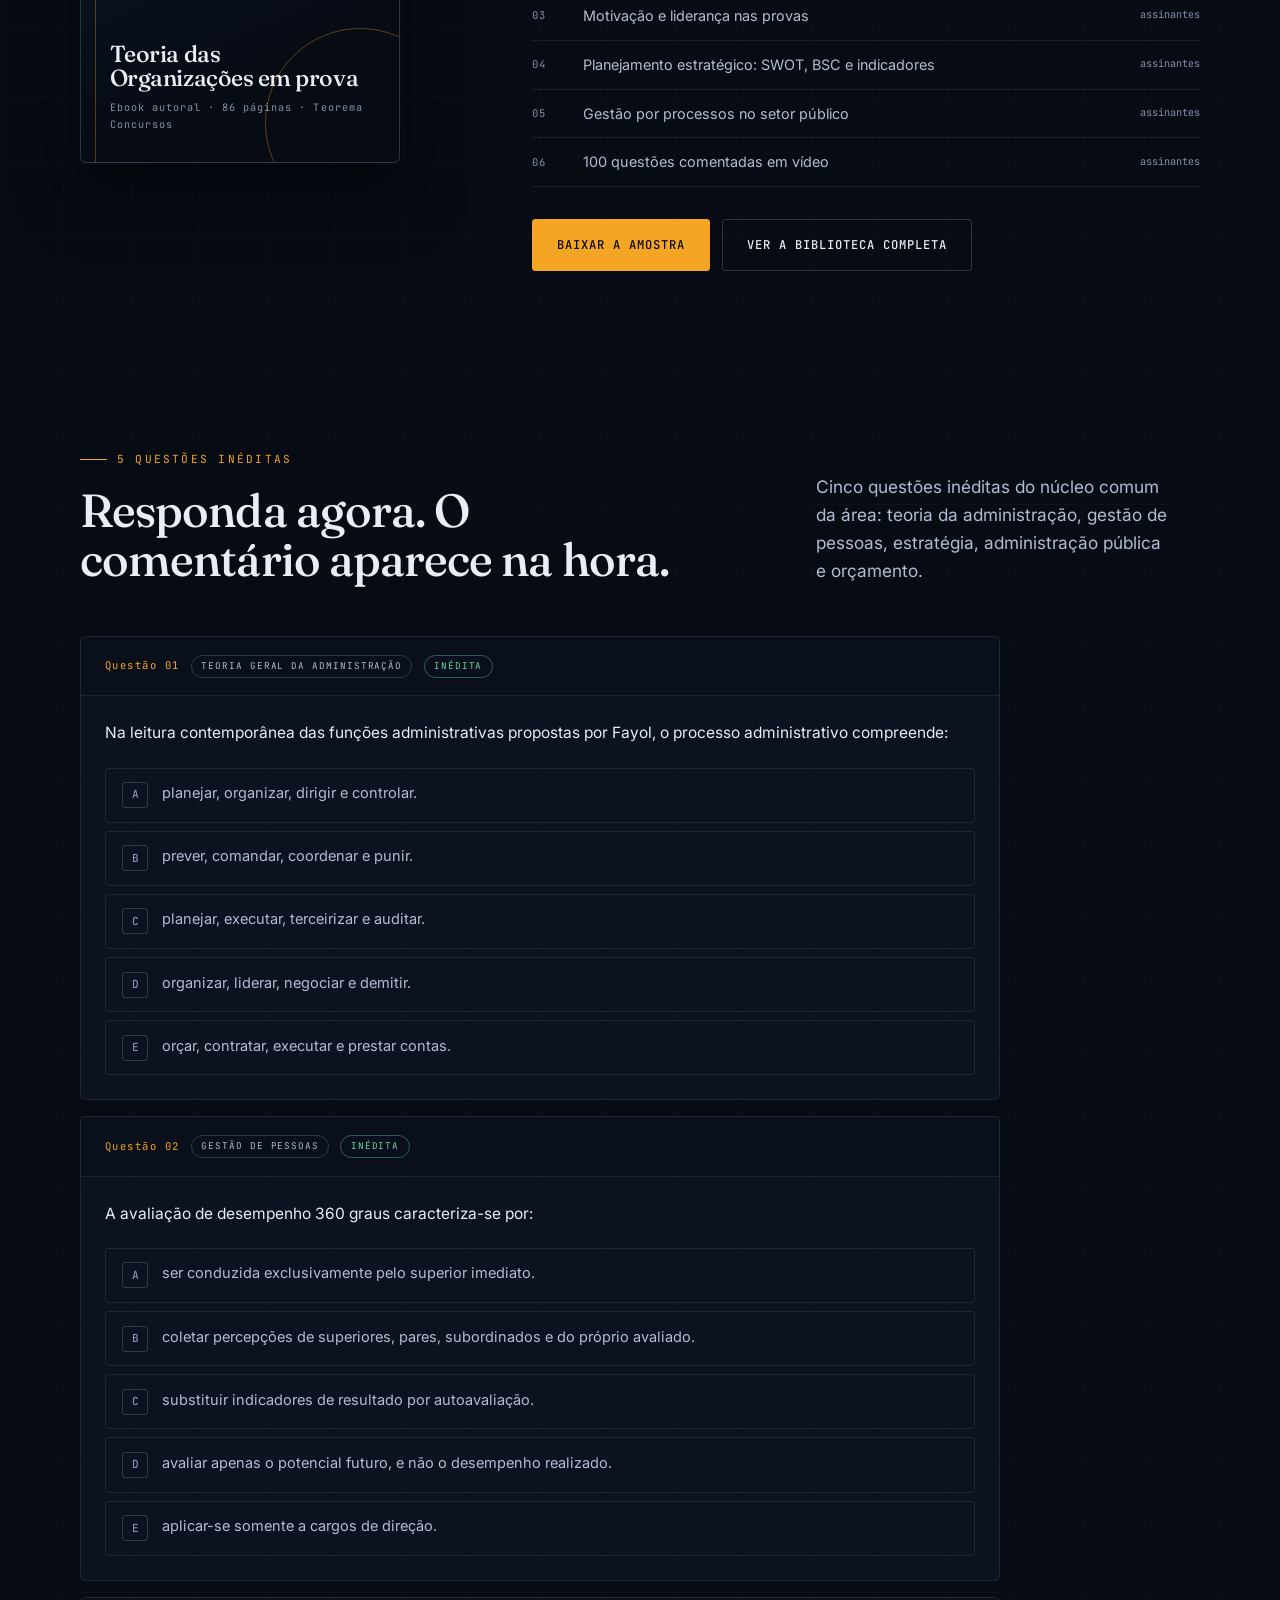
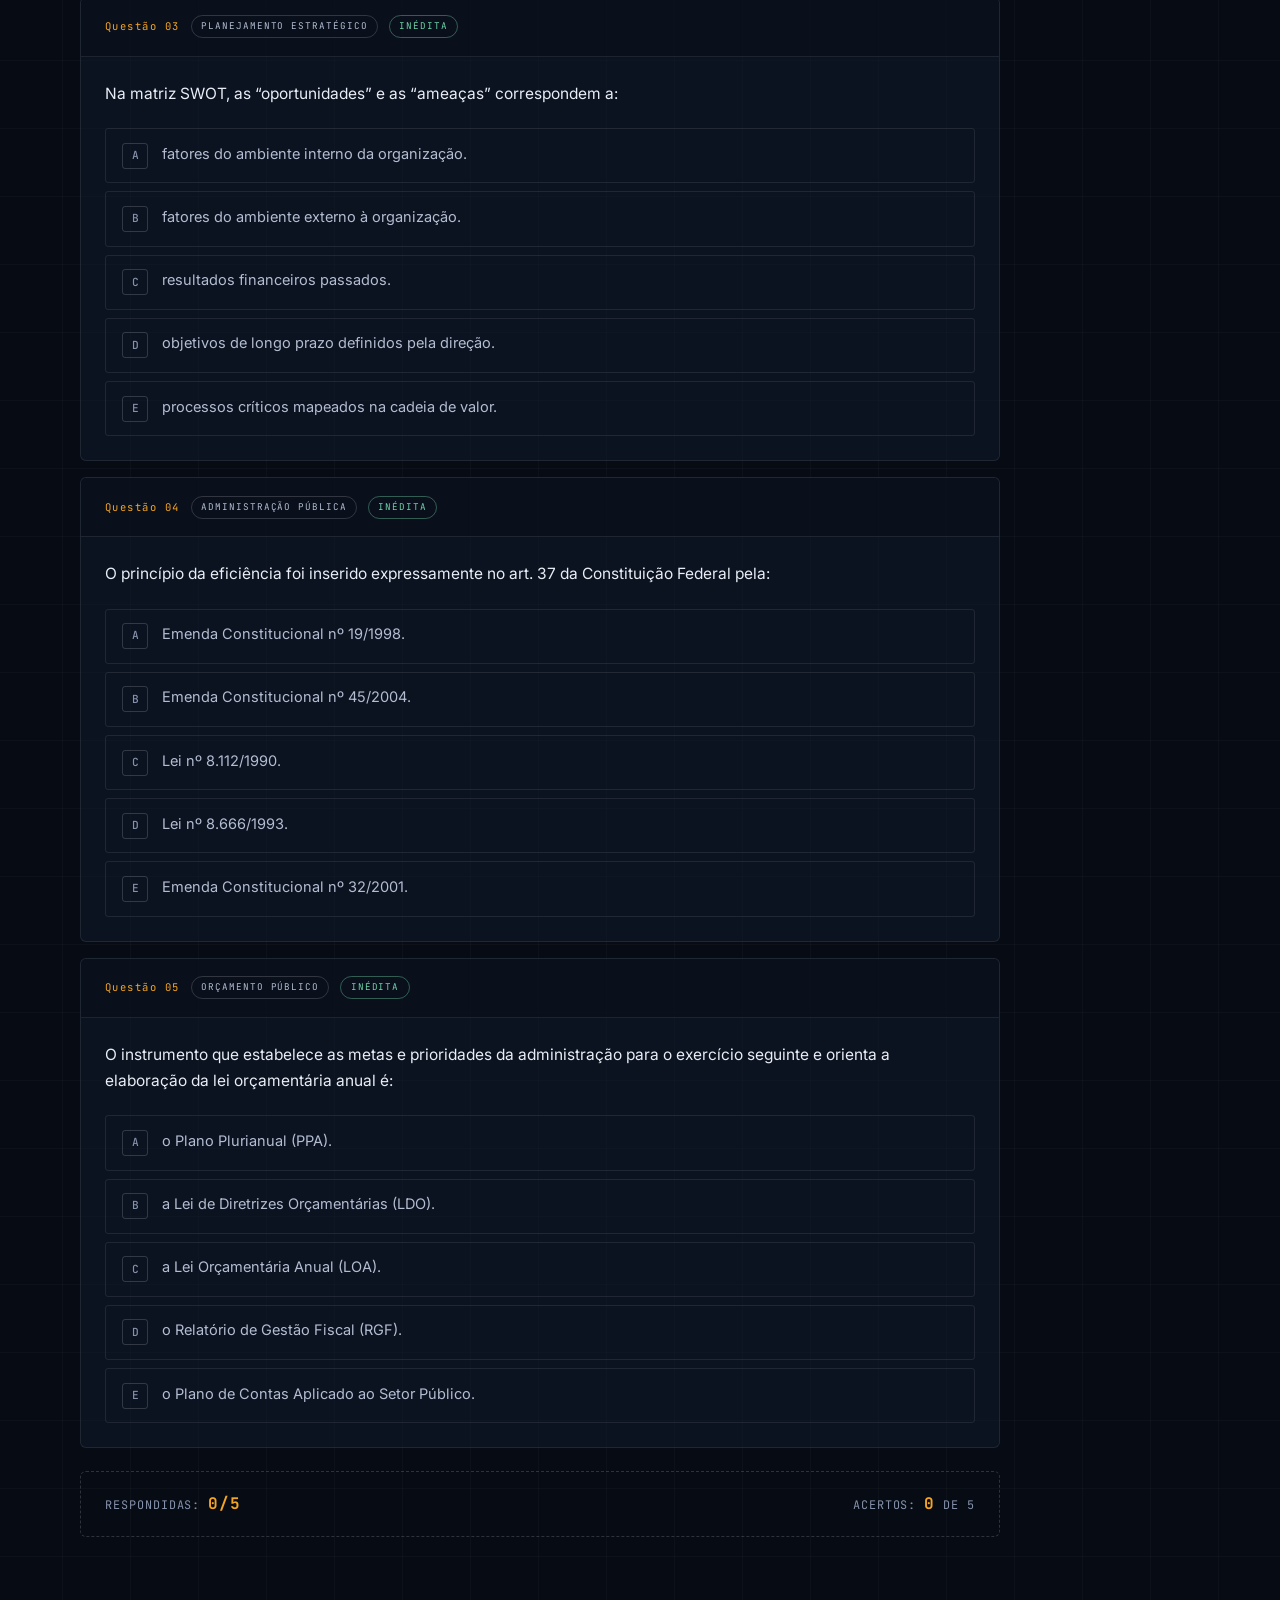
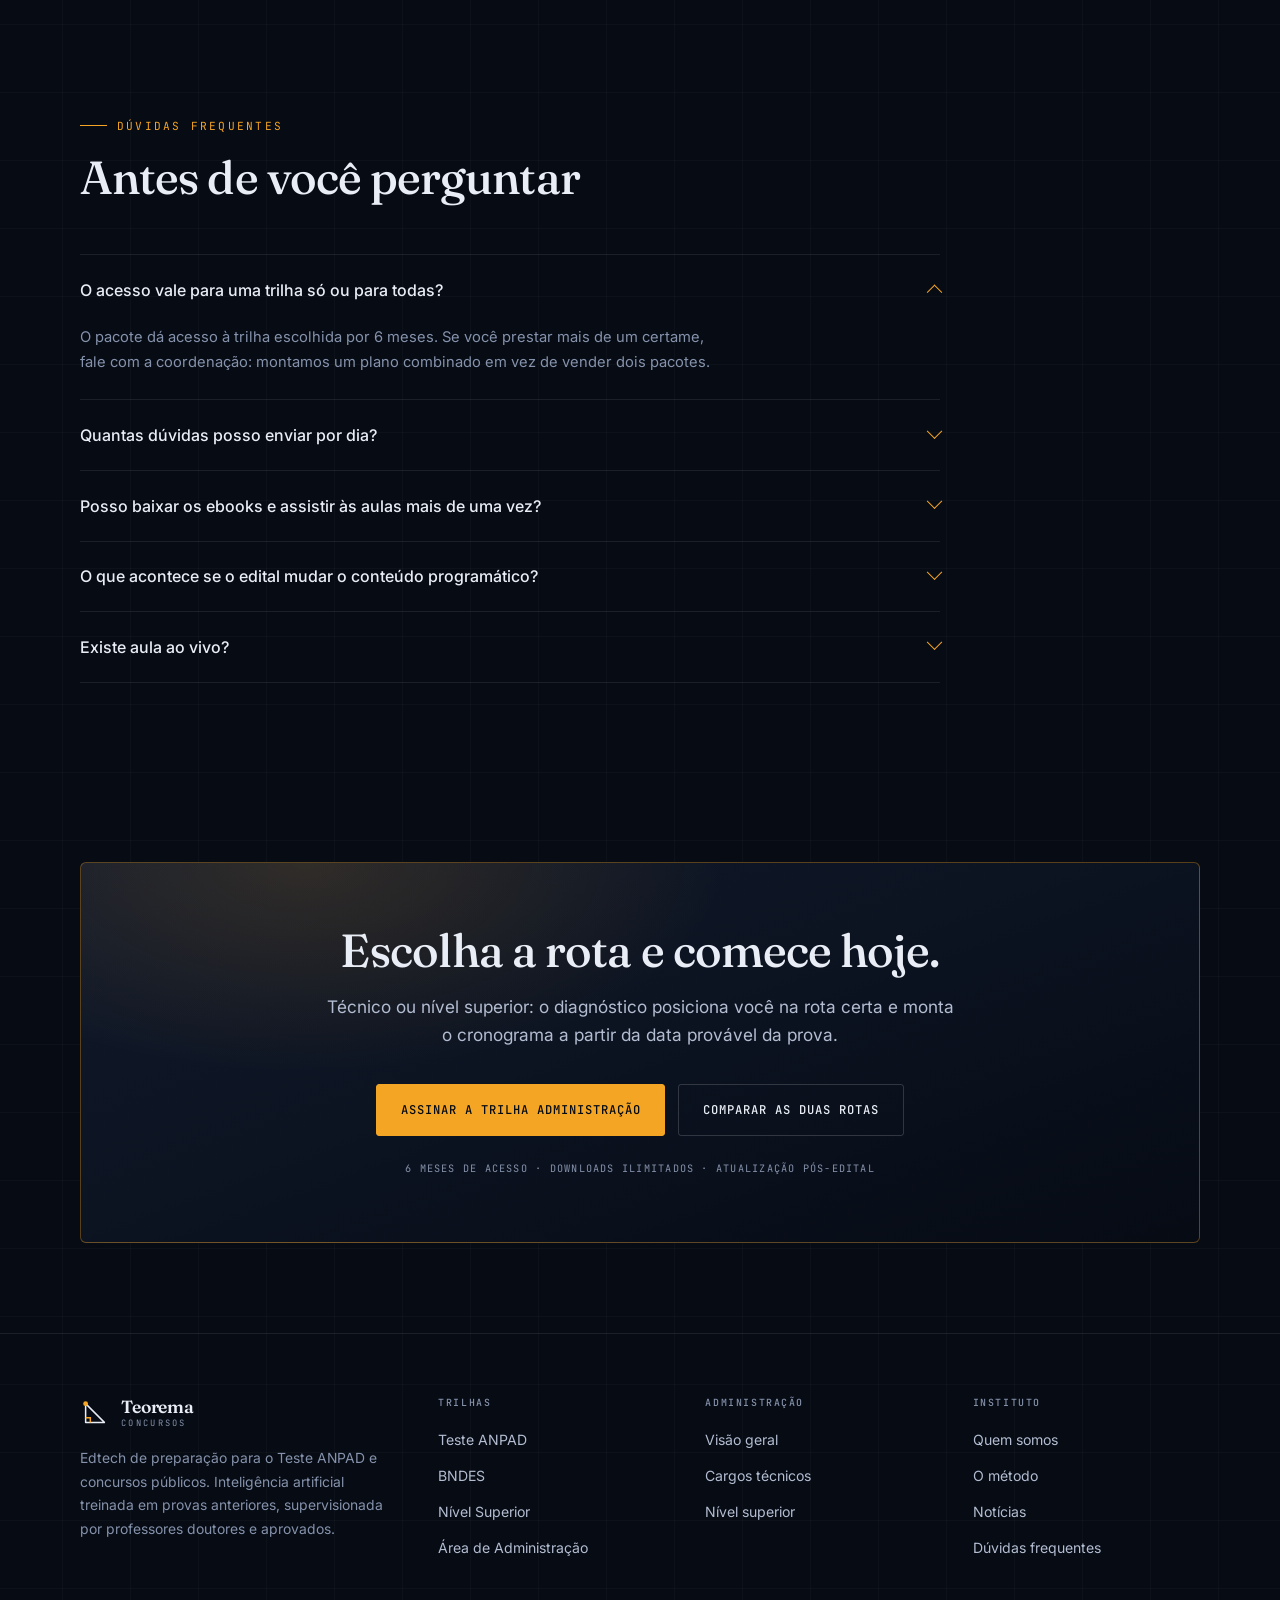
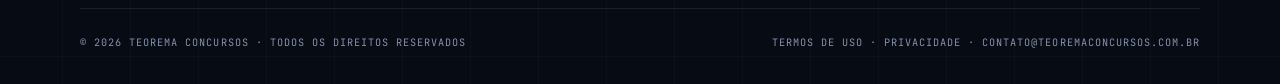
<file: administracao.html>
<!doctype html>
<html lang="pt-BR">
<head>
<meta charset="utf-8">
<meta name="viewport" content="width=device-width, initial-scale=1, viewport-fit=cover">
<title>Concursos na área de Administração — Teorema Concursos</title>
<meta name="description" content="Preparação para concursos na área de Administração, em duas rotas: cargos técnicos e cargos de nível superior. Material customizado, mentoria e simulados diários sob medida.">
<meta name="theme-color" content="#060B14">
<meta property="og:title" content="Concursos na área de Administração — Teorema Concursos">
<meta property="og:description" content="Preparação para concursos na área de Administração, em duas rotas: cargos técnicos e cargos de nível superior. Material customizado, mentoria e simulados diários sob medida.">
<meta property="og:type" content="website">
<meta property="og:locale" content="pt_BR">
<link rel="icon" href="assets/favicon.svg" type="image/svg+xml">
<link rel="preconnect" href="https://fonts.googleapis.com">
<link rel="preconnect" href="https://fonts.gstatic.com" crossorigin>
<link rel="stylesheet" href="https://fonts.googleapis.com/css2?family=Fraunces:opsz,wght,SOFT,WONK@9..144,400..700,0..100,0..1&family=Inter:wght@400;500;600&family=JetBrains+Mono:wght@400;500&display=swap">
<link rel="stylesheet" href="assets/styles.css">
<script src="assets/app.js" defer></script>
</head>
<body>
<a class="skip" href="#main">Pular para o conteúdo</a>
<header class="nav" data-nav>
  <div class="shell">
    <div class="nav-in">
      <a class="brand" href="index.html" aria-label="Teorema Concursos — início">
          <svg class="brand-mark" viewBox="0 0 32 32" fill="none" aria-hidden="true">
            <path d="M6 26V6l20 20H6z" stroke="currentColor" stroke-width="1.6" stroke-linejoin="round"/>
            <path d="M6 21h5v5" stroke="#F5A524" stroke-width="1.6"/>
            <circle cx="6" cy="6" r="2.6" fill="#F5A524"/>
          </svg>
          <span class="brand-txt">
            <span class="brand-name">Teorema</span>
            <span class="brand-sub">Concursos</span>
          </span>
        </a>

      <nav class="nav-links" data-nav-links aria-label="Navegação principal">
        <a class="nav-link" href="index.html">Início</a>
        <a class="nav-link" href="anpad.html">ANPAD</a>
        <a class="nav-link" href="bndes.html">BNDES</a>
        <a class="nav-link" href="nivel-superior.html">Nível Superior</a>

        <div class="nav-drop" data-drop>
          <button type="button" class="nav-link is-active nav-toggle" data-drop-toggle aria-expanded="false">
            Administração <svg width="10" height="10" viewBox="0 0 10 10" fill="none" stroke="currentColor" stroke-width="1.7" aria-hidden="true"><path d="M1 3.5 5 7.5 9 3.5"/></svg>
          </button>
          <div class="nav-menu">
            <a href="administracao.html">Visão geral da área<span>Trilha 04</span></a>
            <a href="administracao-tecnicos.html">Cargos técnicos<span>Nível médio e técnico</span></a>
            <a href="administracao-nivel-superior.html">Cargos de nível superior<span>Analista e gestor</span></a>
          </div>
        </div>

        <a class="nav-link" href="index.html#noticias">Notícias</a>
        <a class="btn btn-ghost btn-sm" href="#planos">Entrar</a>
      </nav>

      <div class="nav-cta">
        <a class="btn btn-primary btn-sm" href="#planos">Quero começar</a>
      </div>

      <button class="burger" type="button" data-burger aria-label="Abrir menu" aria-expanded="false">
        <span></span>
      </button>
    </div>
  </div>
</header>
<main id="main">
<section class="hero">
  <div class="shell hero-in">
    <div>
      <p class="crumb"><a href="index.html">Início</a><span>/</span><a href="index.html#trilhas">Trilhas</a><span>/</span><b>Área de Administração</b></p>
      <p class="eyebrow">Trilha 04</p>
      <h1 class="h1">Concursos na área de<br><span class="mark">Administração</span>.</h1>
      <p class="lede">Assistente, técnico, analista, gestor. Os cargos administrativos concentram o maior número de vagas do serviço público — e cobram um repertório próprio, de teoria das organizações a orçamento público. Esta trilha se divide em duas rotas conforme o nível do cargo.</p>
      <div class="actions">
        <a class="btn btn-primary" href="#planos">Assinar a trilha <svg width="12" height="12" viewBox="0 0 12 12" fill="none" stroke="currentColor" stroke-width="1.7" aria-hidden="true"><path d="M1.5 10.5 10.5 1.5M4 1.5h6.5V8"/></svg></a>
        <a class="btn btn-ghost" href="#questoes">Resolver 5 questões</a>
      </div>
      <div class="stats"><div class="stat"><b>2</b><small>Rotas de estudo</small></div><div class="stat"><b>+3 mil</b><small>Questões comentadas</small></div><div class="stat"><b>1/dia</b><small>Simulado sob medida</small></div><div class="stat"><b>6</b><small>Meses de acesso</small></div></div>
    </div>

    <div class="proof">
      <div class="proof-head">
        <span class="mono">Núcleo comum da área</span>
        <span class="proof-tag">Trilha 04</span>
      </div>
      <div class="proof-rows">
        <div class="proof-row"><span class="mono">01</span><b>Teoria Geral da Administração</b><i>20 aulas</i></div>
        <div class="proof-row"><span class="mono">02</span><b>Gestão de Pessoas</b><i>16 aulas</i></div>
        <div class="proof-row"><span class="mono">03</span><b>Planejamento e estratégia</b><i>14 aulas</i></div>
        <div class="proof-row"><span class="mono">04</span><b>Administração Pública</b><i>18 aulas</i></div>
        <div class="proof-row"><span class="mono">05</span><b>Orçamento e finanças públicas</b><i>16 aulas</i></div>
      </div>
    </div>
  </div>
</section>
<section class="sec" id="rotas">
  <div class="shell">
    <div class="sec-head sec-head-split">
      <div>
        <p class="eyebrow">Duas rotas</p>
        <h2 class="h2">A área de Administração se divide em dois caminhos</h2>
      </div>
      <p class="lede">O conteúdo básico é comum, mas a profundidade e os temas específicos mudam conforme o nível do cargo. Escolha a rota certa antes de começar.</p>
    </div>
    <div class="grid grid-2">
      <article class="card track">
        <p class="track-code">Rota 4.1</p>
        <h3 class="h3">Cargos técnicos</h3>
        <p>Assistente e técnico administrativo: redação oficial, arquivologia, noções de administração, matemática financeira e informática.</p>
        <a class="lnk" href="administracao-tecnicos.html">Ver a rota <svg width="12" height="12" viewBox="0 0 12 12" fill="none" stroke="currentColor" stroke-width="1.7" aria-hidden="true"><path d="M1.5 10.5 10.5 1.5M4 1.5h6.5V8"/></svg></a>
      </article>
      <article class="card track">
        <p class="track-code">Rota 4.2</p>
        <h3 class="h3">Cargos de nível superior</h3>
        <p>Analista e gestor: teoria das organizações, gestão de processos e de pessoas, finanças públicas, licitações e indicadores.</p>
        <a class="lnk" href="administracao-nivel-superior.html">Ver a rota <svg width="12" height="12" viewBox="0 0 12 12" fill="none" stroke="currentColor" stroke-width="1.7" aria-hidden="true"><path d="M1.5 10.5 10.5 1.5M4 1.5h6.5V8"/></svg></a>
      </article>
    </div>
  </div>
</section>
<section class="sec">
  <div class="shell">
    <div class="sec-head sec-head-split">
      <div>
        <p class="eyebrow">Vídeo de apresentação</p>
        <h2 class="h2">A área de Administração em duas rotas</h2>
      </div>
      <p class="lede">A coordenação explica a diferença real entre as provas de nível técnico e de nível superior — e como escolher a rota certa antes de perder tempo.</p>
    </div>
    <button class="video" type="button" data-video aria-label="Reproduzir vídeo de apresentação">
      <span class="video-in">
        <span class="video-play"><svg width="19" height="21" viewBox="0 0 19 21" fill="currentColor" aria-hidden="true"><path d="M19 10.5 0 21V0z"/></svg></span>
        <span class="video-label">Assista à apresentação da trilha</span>
        <span class="video-note" data-video-note>Vídeo de apresentação · 11 min</span>
      </span>
    </button>
  </div>
</section>
<section class="sec paper" id="incluso">
  <div class="shell">
    <div class="sec-head sec-head-split">
      <div>
        <p class="eyebrow">O que está incluso</p>
        <h2 class="h2">Tudo o que entra no pacote</h2>
      </div>
      <p class="lede">O mesmo conjunto vale para todas as trilhas. O que muda é o conteúdo programático e a calibragem dos simulados.</p>
    </div>
    <div class="grid grid-3">
      <article class="card">
        <span class="card-ico"><svg width="21" height="21" viewBox="0 0 24 24" fill="none" stroke="currentColor" stroke-width="1.5" stroke-linecap="round" stroke-linejoin="round" aria-hidden="true"><rect x="2" y="5" width="20" height="14" rx="1.5"/><path d="M10 9.5 15 12l-5 2.5z"/></svg></span>
        <h3 class="h4">Videoaulas por edital</h3>
        <p>Gravadas por professores doutores e aprovados, recortadas tópico a tópico conforme o conteúdo programático da trilha.</p>
      </article>
      <article class="card">
        <span class="card-ico"><svg width="21" height="21" viewBox="0 0 24 24" fill="none" stroke="currentColor" stroke-width="1.5" stroke-linecap="round" stroke-linejoin="round" aria-hidden="true"><circle cx="9" cy="8" r="3.2"/><path d="M3 20c0-3.3 2.7-6 6-6s6 2.7 6 6"/><path d="M16 5.5a3 3 0 0 1 0 5.6M18.5 20c0-2.2-.9-4.2-2.4-5.6"/></svg></span>
        <h3 class="h4">Mentoria nos estudos</h3>
        <p>Acompanhamento da coordenação acadêmica: cronograma, ajuste de rota e cobrança de entrega quando a semana desanda.</p>
      </article>
      <article class="card">
        <span class="card-ico"><svg width="21" height="21" viewBox="0 0 24 24" fill="none" stroke="currentColor" stroke-width="1.5" stroke-linecap="round" stroke-linejoin="round" aria-hidden="true"><circle cx="12" cy="12" r="8.5"/><circle cx="12" cy="12" r="3.5"/><path d="M12 1.5v3M12 19.5v3M1.5 12h3M19.5 12h3"/></svg></span>
        <h3 class="h4">Simulados diários sob medida</h3>
        <p>Todo dia um simulado novo, montado a partir dos seus erros do dia anterior. O que já está consolidado sai de cena.</p>
      </article>
      <article class="card">
        <span class="card-ico"><svg width="21" height="21" viewBox="0 0 24 24" fill="none" stroke="currentColor" stroke-width="1.5" stroke-linecap="round" stroke-linejoin="round" aria-hidden="true"><rect x="4" y="8" width="16" height="12" rx="2"/><path d="M12 4v4M9 13h.01M15 13h.01M9.5 16.5h5"/></svg></span>
        <h3 class="h4">Dúvidas respondidas na hora</h3>
        <p>Resposta imediata dos nossos cérebros eletrônicos, supervisionada pelos professores. Limite de 5 interações por dia.</p>
      </article>
      <article class="card">
        <span class="card-ico"><svg width="21" height="21" viewBox="0 0 24 24" fill="none" stroke="currentColor" stroke-width="1.5" stroke-linecap="round" stroke-linejoin="round" aria-hidden="true"><path d="M6 3h8l4 4v14H6z"/><path d="M14 3v4h4M9 12h6M9 16h4"/></svg></span>
        <h3 class="h4">Ebooks e podcasts</h3>
        <p>Material autoral para ler no computador e ouvir no deslocamento, com download liberado e sem limite de visualizações.</p>
      </article>
      <article class="card">
        <span class="card-ico"><svg width="21" height="21" viewBox="0 0 24 24" fill="none" stroke="currentColor" stroke-width="1.5" stroke-linecap="round" stroke-linejoin="round" aria-hidden="true"><circle cx="12" cy="12" r="8.5"/><path d="M12 7v5.2l3.4 2"/></svg></span>
        <h3 class="h4">Atualização pós-edital</h3>
        <p>Publicado o edital, o material é remapeado e os simulados recalibrados para a banca anunciada, sem custo adicional.</p>
      </article>
    </div>
  </div>
</section>
<section class="sec" id="planos">
  <div class="shell">
    <div class="sec-head sec-head-split">
      <div>
        <p class="eyebrow">Investimento</p>
        <h2 class="h2">Um pacote. Seis meses. Tudo incluído.</h2>
      </div>
      <p class="lede">Trilha 04 — Área de Administração. O pacote é o mesmo nas duas rotas; o conteúdo programático muda conforme o nível do cargo.</p>
    </div>

    <div class="price-wrap">
      <div class="price">
        <span class="price-badge">Pacote 6 meses</span>
        <span class="price-old">de 12 x R$ 389,90</span>
        <p class="price-now">
          <span class="x">12 x</span>
          <span class="v">R$ 119,90</span>
          <span class="c">/mês</span>
        </p>
        <p class="price-sub">Acesso completo por 6 meses. Sem limite de visualizações nem de downloads.</p>
    <ul class="checks">
      <li class="check"><svg width="16" height="16" viewBox="0 0 16 16" fill="none" stroke="currentColor" stroke-width="1.9" aria-hidden="true"><path d="M2 8.6 6 12.6 14 3.4"/></svg><span><b>Videoaulas</b> específicas para o edital da trilha</span></li>
      <li class="check"><svg width="16" height="16" viewBox="0 0 16 16" fill="none" stroke="currentColor" stroke-width="1.9" aria-hidden="true"><path d="M2 8.6 6 12.6 14 3.4"/></svg><span><b>Mentoria</b> de estudos com a coordenação acadêmica</span></li>
      <li class="check"><svg width="16" height="16" viewBox="0 0 16 16" fill="none" stroke="currentColor" stroke-width="1.9" aria-hidden="true"><path d="M2 8.6 6 12.6 14 3.4"/></svg><span><b>Podcasts</b> para revisar em deslocamento</span></li>
      <li class="check"><svg width="16" height="16" viewBox="0 0 16 16" fill="none" stroke="currentColor" stroke-width="1.9" aria-hidden="true"><path d="M2 8.6 6 12.6 14 3.4"/></svg><span><b>Ebooks</b> autorais, sem limite de download</span></li>
      <li class="check"><svg width="16" height="16" viewBox="0 0 16 16" fill="none" stroke="currentColor" stroke-width="1.9" aria-hidden="true"><path d="M2 8.6 6 12.6 14 3.4"/></svg><span><b>Simulados diários</b> gerados sob medida para o seu desempenho</span></li>
      <li class="check"><svg width="16" height="16" viewBox="0 0 16 16" fill="none" stroke="currentColor" stroke-width="1.9" aria-hidden="true"><path d="M2 8.6 6 12.6 14 3.4"/></svg><span><b>Dúvidas respondidas na hora</b> pela IA, com revisão dos professores (até 5 interações por dia)</span></li>
    </ul>
        <div class="actions">
          <a class="btn btn-primary" href="#planos">Assinar o pacote</a>
          <a class="btn btn-ghost" href="#questoes">Testar 5 questões</a>
        </div>
        <p class="price-fine">Valor promocional de lançamento. O limite de 5 interações diárias vale para as dúvidas respondidas de forma imediata; dúvidas encaminhadas à coordenação não têm limite.</p>
      </div>

      <div class="pledge">
        <span class="mono">Compromisso</span>
        <h3 class="h3">Atualização pós-edital garantida</h3>
        <p>Publicado o edital, o material é revisado e republicado para refletir exatamente o que foi cobrado — sem custo adicional e sem você precisar pedir.</p>
        <ul>
          <li>Conteúdo programático remapeado item a item em até 7 dias úteis.</li>
          <li>Novas videoaulas e ebooks para os tópicos que entraram no edital.</li>
          <li>Simulados recalibrados para a banca e o estilo da prova anunciada.</li>
          <li>Cronograma pessoal refeito a partir da data da prova.</li>
        </ul>
      </div>
    </div>
  </div>
</section>
<section class="sec">
  <div class="shell">
    <div class="ebook">
      <div class="ebook-cover">
        <span class="mono">Amostra grátis · Trilha 04</span>
        <h3>Teoria das Organizações em prova</h3>
        <small>Ebook autoral · 86 páginas · Teorema Concursos</small>
      </div>

      <div>
        <p class="eyebrow">Amostra de ebook</p>
        <h2 class="h2">Leia um capítulo antes de assinar</h2>
        <p class="lede">O capítulo de abertura do ebook de Teoria Geral da Administração: das escolas clássicas às abordagens contemporâneas, sempre pelo recorte que as bancas efetivamente cobram.</p>
        <ul class="ebook-toc">
          <li><span class="mono">01</span><span>Das escolas clássicas ao processo administrativo</span><i class="free">amostra grátis</i></li>
          <li><span class="mono">02</span><span>Estruturas e departamentalização</span><i class="free">amostra grátis</i></li>
          <li><span class="mono">03</span><span>Motivação e liderança nas provas</span><i class="">assinantes</i></li>
          <li><span class="mono">04</span><span>Planejamento estratégico: SWOT, BSC e indicadores</span><i class="">assinantes</i></li>
          <li><span class="mono">05</span><span>Gestão por processos no setor público</span><i class="">assinantes</i></li>
          <li><span class="mono">06</span><span>100 questões comentadas em vídeo</span><i class="">assinantes</i></li>
        </ul>
        <div class="actions">
          <a class="btn btn-primary" href="#planos">Baixar a amostra</a>
          <a class="btn btn-ghost" href="#planos">Ver a biblioteca completa</a>
        </div>
      </div>
    </div>
  </div>
</section>
<section class="sec" id="questoes">
  <div class="shell">
    <div class="sec-head sec-head-split">
      <div>
        <p class="eyebrow">5 questões inéditas</p>
        <h2 class="h2">Responda agora. O comentário aparece na hora.</h2>
      </div>
      <p class="lede">Cinco questões inéditas do núcleo comum da área: teoria da administração, gestão de pessoas, estratégia, administração pública e orçamento.</p>
    </div>

    <div class="quiz" data-quiz>
      <article class="q" data-q>
        <header class="q-head">
          <span class="q-n">Questão 01</span>
          <span class="q-tag">Teoria Geral da Administração</span>
          <span class="q-tag q-tag-new">Inédita</span>
        </header>
        <div class="q-body">
          <p class="q-stem">Na leitura contemporânea das funções administrativas propostas por Fayol, o processo administrativo compreende:</p>
          <div class="q-opts">
          <button class="q-opt" type="button" data-correct="true"><b>A</b><span>planejar, organizar, dirigir e controlar.</span></button>
          <button class="q-opt" type="button"><b>B</b><span>prever, comandar, coordenar e punir.</span></button>
          <button class="q-opt" type="button"><b>C</b><span>planejar, executar, terceirizar e auditar.</span></button>
          <button class="q-opt" type="button"><b>D</b><span>organizar, liderar, negociar e demitir.</span></button>
          <button class="q-opt" type="button"><b>E</b><span>orçar, contratar, executar e prestar contas.</span></button>
          </div>
          <div class="q-feedback" hidden>
            <span class="mono">Comentário do professor</span>
            <p>O ciclo PODC — planejar, organizar, dirigir e controlar — é a formulação consagrada do processo administrativo. Fayol descreveu originalmente prever, organizar, comandar, coordenar e controlar; a literatura atual consolidou “comandar e coordenar” em “dirigir”, mantendo as quatro funções.</p>
          </div>
        </div>
      </article>
      <article class="q" data-q>
        <header class="q-head">
          <span class="q-n">Questão 02</span>
          <span class="q-tag">Gestão de Pessoas</span>
          <span class="q-tag q-tag-new">Inédita</span>
        </header>
        <div class="q-body">
          <p class="q-stem">A avaliação de desempenho 360 graus caracteriza-se por:</p>
          <div class="q-opts">
          <button class="q-opt" type="button"><b>A</b><span>ser conduzida exclusivamente pelo superior imediato.</span></button>
          <button class="q-opt" type="button" data-correct="true"><b>B</b><span>coletar percepções de superiores, pares, subordinados e do próprio avaliado.</span></button>
          <button class="q-opt" type="button"><b>C</b><span>substituir indicadores de resultado por autoavaliação.</span></button>
          <button class="q-opt" type="button"><b>D</b><span>avaliar apenas o potencial futuro, e não o desempenho realizado.</span></button>
          <button class="q-opt" type="button"><b>E</b><span>aplicar-se somente a cargos de direção.</span></button>
          </div>
          <div class="q-feedback" hidden>
            <span class="mono">Comentário do professor</span>
            <p>A avaliação 360 graus recolhe múltiplas fontes ao redor do avaliado — daí o nome. O objetivo é reduzir o viés de fonte única e ampliar a base de evidências sobre o desempenho, o que não implica abandonar indicadores de resultado.</p>
          </div>
        </div>
      </article>
      <article class="q" data-q>
        <header class="q-head">
          <span class="q-n">Questão 03</span>
          <span class="q-tag">Planejamento Estratégico</span>
          <span class="q-tag q-tag-new">Inédita</span>
        </header>
        <div class="q-body">
          <p class="q-stem">Na matriz SWOT, as “oportunidades” e as “ameaças” correspondem a:</p>
          <div class="q-opts">
          <button class="q-opt" type="button"><b>A</b><span>fatores do ambiente interno da organização.</span></button>
          <button class="q-opt" type="button" data-correct="true"><b>B</b><span>fatores do ambiente externo à organização.</span></button>
          <button class="q-opt" type="button"><b>C</b><span>resultados financeiros passados.</span></button>
          <button class="q-opt" type="button"><b>D</b><span>objetivos de longo prazo definidos pela direção.</span></button>
          <button class="q-opt" type="button"><b>E</b><span>processos críticos mapeados na cadeia de valor.</span></button>
          </div>
          <div class="q-feedback" hidden>
            <span class="mono">Comentário do professor</span>
            <p>A SWOT separa o que a organização controla — forças e fraquezas, do ambiente interno — do que ela não controla — oportunidades e ameaças, do ambiente externo. Trocar esses eixos é o erro mais cobrado nesse item.</p>
          </div>
        </div>
      </article>
      <article class="q" data-q>
        <header class="q-head">
          <span class="q-n">Questão 04</span>
          <span class="q-tag">Administração Pública</span>
          <span class="q-tag q-tag-new">Inédita</span>
        </header>
        <div class="q-body">
          <p class="q-stem">O princípio da eficiência foi inserido expressamente no art. 37 da Constituição Federal pela:</p>
          <div class="q-opts">
          <button class="q-opt" type="button" data-correct="true"><b>A</b><span>Emenda Constitucional nº 19/1998.</span></button>
          <button class="q-opt" type="button"><b>B</b><span>Emenda Constitucional nº 45/2004.</span></button>
          <button class="q-opt" type="button"><b>C</b><span>Lei nº 8.112/1990.</span></button>
          <button class="q-opt" type="button"><b>D</b><span>Lei nº 8.666/1993.</span></button>
          <button class="q-opt" type="button"><b>E</b><span>Emenda Constitucional nº 32/2001.</span></button>
          </div>
          <div class="q-feedback" hidden>
            <span class="mono">Comentário do professor</span>
            <p>A EC nº 19/1998, marco da chamada reforma gerencial do Estado, acrescentou a eficiência ao rol do caput do art. 37. A EC nº 45/2004 trata da reforma do Judiciário e a EC nº 32/2001, de medidas provisórias e organização administrativa.</p>
          </div>
        </div>
      </article>
      <article class="q" data-q>
        <header class="q-head">
          <span class="q-n">Questão 05</span>
          <span class="q-tag">Orçamento Público</span>
          <span class="q-tag q-tag-new">Inédita</span>
        </header>
        <div class="q-body">
          <p class="q-stem">O instrumento que estabelece as metas e prioridades da administração para o exercício seguinte e orienta a elaboração da lei orçamentária anual é:</p>
          <div class="q-opts">
          <button class="q-opt" type="button"><b>A</b><span>o Plano Plurianual (PPA).</span></button>
          <button class="q-opt" type="button" data-correct="true"><b>B</b><span>a Lei de Diretrizes Orçamentárias (LDO).</span></button>
          <button class="q-opt" type="button"><b>C</b><span>a Lei Orçamentária Anual (LOA).</span></button>
          <button class="q-opt" type="button"><b>D</b><span>o Relatório de Gestão Fiscal (RGF).</span></button>
          <button class="q-opt" type="button"><b>E</b><span>o Plano de Contas Aplicado ao Setor Público.</span></button>
          </div>
          <div class="q-feedback" hidden>
            <span class="mono">Comentário do professor</span>
            <p>A LDO é a ponte entre o PPA, que fixa diretrizes e metas para quatro anos, e a LOA, que estima receitas e fixa despesas do exercício. É a LDO que define metas e prioridades do ano seguinte e orienta a elaboração da lei orçamentária.</p>
          </div>
        </div>
      </article>
    </div>

    <p class="quiz-score" data-score aria-live="polite">
      <span>Respondidas: <b data-score-done>0/5</b></span>
      <span>Acertos: <b data-score-val>0</b> de 5</span>
    </p>
  </div>
</section>
<section class="sec" id="duvidas">
  <div class="shell">
    <div class="sec-head">
      <p class="eyebrow">Dúvidas frequentes</p>
      <h2 class="h2">Antes de você perguntar</h2>
    </div>
    <div class="faq">
      <details open>
        <summary>O acesso vale para uma trilha só ou para todas?</summary>
        <p>O pacote dá acesso à trilha escolhida por 6 meses. Se você prestar mais de um certame, fale com a coordenação: montamos um plano combinado em vez de vender dois pacotes.</p>
      </details>
      <details>
        <summary>Quantas dúvidas posso enviar por dia?</summary>
        <p>São 5 interações diárias com resposta imediata, geradas pelos nossos cérebros eletrônicos a partir do acervo de questões comentadas e supervisionadas pelos professores. Dúvidas encaminhadas à coordenação acadêmica não entram nesse limite.</p>
      </details>
      <details>
        <summary>Posso baixar os ebooks e assistir às aulas mais de uma vez?</summary>
        <p>Sim. Não há limite de visualizações nem de downloads durante todo o período de acesso.</p>
      </details>
      <details>
        <summary>O que acontece se o edital mudar o conteúdo programático?</summary>
        <p>Entra em ação o compromisso de atualização pós-edital: remapeamos o conteúdo item a item em até 7 dias úteis, gravamos o que faltar e recalibramos os simulados para a banca anunciada, sem custo adicional.</p>
      </details>
      <details>
        <summary>Existe aula ao vivo?</summary>
        <p>Não. O Teorema entrega método, não grade de aulas: videoaulas gravadas, ebooks, podcasts, simulados diários sob medida e mentoria de acompanhamento.</p>
      </details>
    </div>
  </div>
</section>
<section class="sec">
  <div class="shell">
    <div class="cta">
      <h2 class="h2">Escolha a rota e comece hoje.</h2>
      <p class="lede">Técnico ou nível superior: o diagnóstico posiciona você na rota certa e monta o cronograma a partir da data provável da prova.</p>
      <div class="actions">
        <a class="btn btn-primary" href="#planos">Assinar a Trilha Administração</a>
        <a class="btn btn-ghost" href="#rotas">Comparar as duas rotas</a>
      </div>
      <p class="cta-fine">6 meses de acesso &middot; downloads ilimitados &middot; atualização pós-edital</p>
    </div>
  </div>
</section>
</main>
<footer class="foot">
  <div class="shell">
    <div class="foot-grid">
      <div class="foot-brand">
        <a class="brand" href="index.html" aria-label="Teorema Concursos — início">
          <svg class="brand-mark" viewBox="0 0 32 32" fill="none" aria-hidden="true">
            <path d="M6 26V6l20 20H6z" stroke="currentColor" stroke-width="1.6" stroke-linejoin="round"/>
            <path d="M6 21h5v5" stroke="#F5A524" stroke-width="1.6"/>
            <circle cx="6" cy="6" r="2.6" fill="#F5A524"/>
          </svg>
          <span class="brand-txt">
            <span class="brand-name">Teorema</span>
            <span class="brand-sub">Concursos</span>
          </span>
        </a>
        <p>Edtech de preparação para o Teste ANPAD e concursos públicos. Inteligência artificial treinada em provas anteriores, supervisionada por professores doutores e aprovados.</p>
      </div>

      <div class="foot-col">
        <h4>Trilhas</h4>
        <ul>
          <li><a href="anpad.html">Teste ANPAD</a></li>
          <li><a href="bndes.html">BNDES</a></li>
          <li><a href="nivel-superior.html">Nível Superior</a></li>
          <li><a href="administracao.html">Área de Administração</a></li>
        </ul>
      </div>

      <div class="foot-col">
        <h4>Administração</h4>
        <ul>
          <li><a href="administracao.html">Visão geral</a></li>
          <li><a href="administracao-tecnicos.html">Cargos técnicos</a></li>
          <li><a href="administracao-nivel-superior.html">Nível superior</a></li>
        </ul>
      </div>

      <div class="foot-col">
        <h4>Instituto</h4>
        <ul>
          <li><a href="index.html#quem-somos">Quem somos</a></li>
          <li><a href="index.html#metodo">O método</a></li>
          <li><a href="index.html#noticias">Notícias</a></li>
          <li><a href="index.html#duvidas">Dúvidas frequentes</a></li>
        </ul>
      </div>
    </div>

    <div class="foot-base">
      <span>&copy; <span data-year>2026</span> Teorema Concursos &middot; Todos os direitos reservados</span>
      <span>Termos de uso &middot; Privacidade &middot; contato@teoremaconcursos.com.br</span>
    </div>
  </div>
</footer>
</body>
</html>
</file>
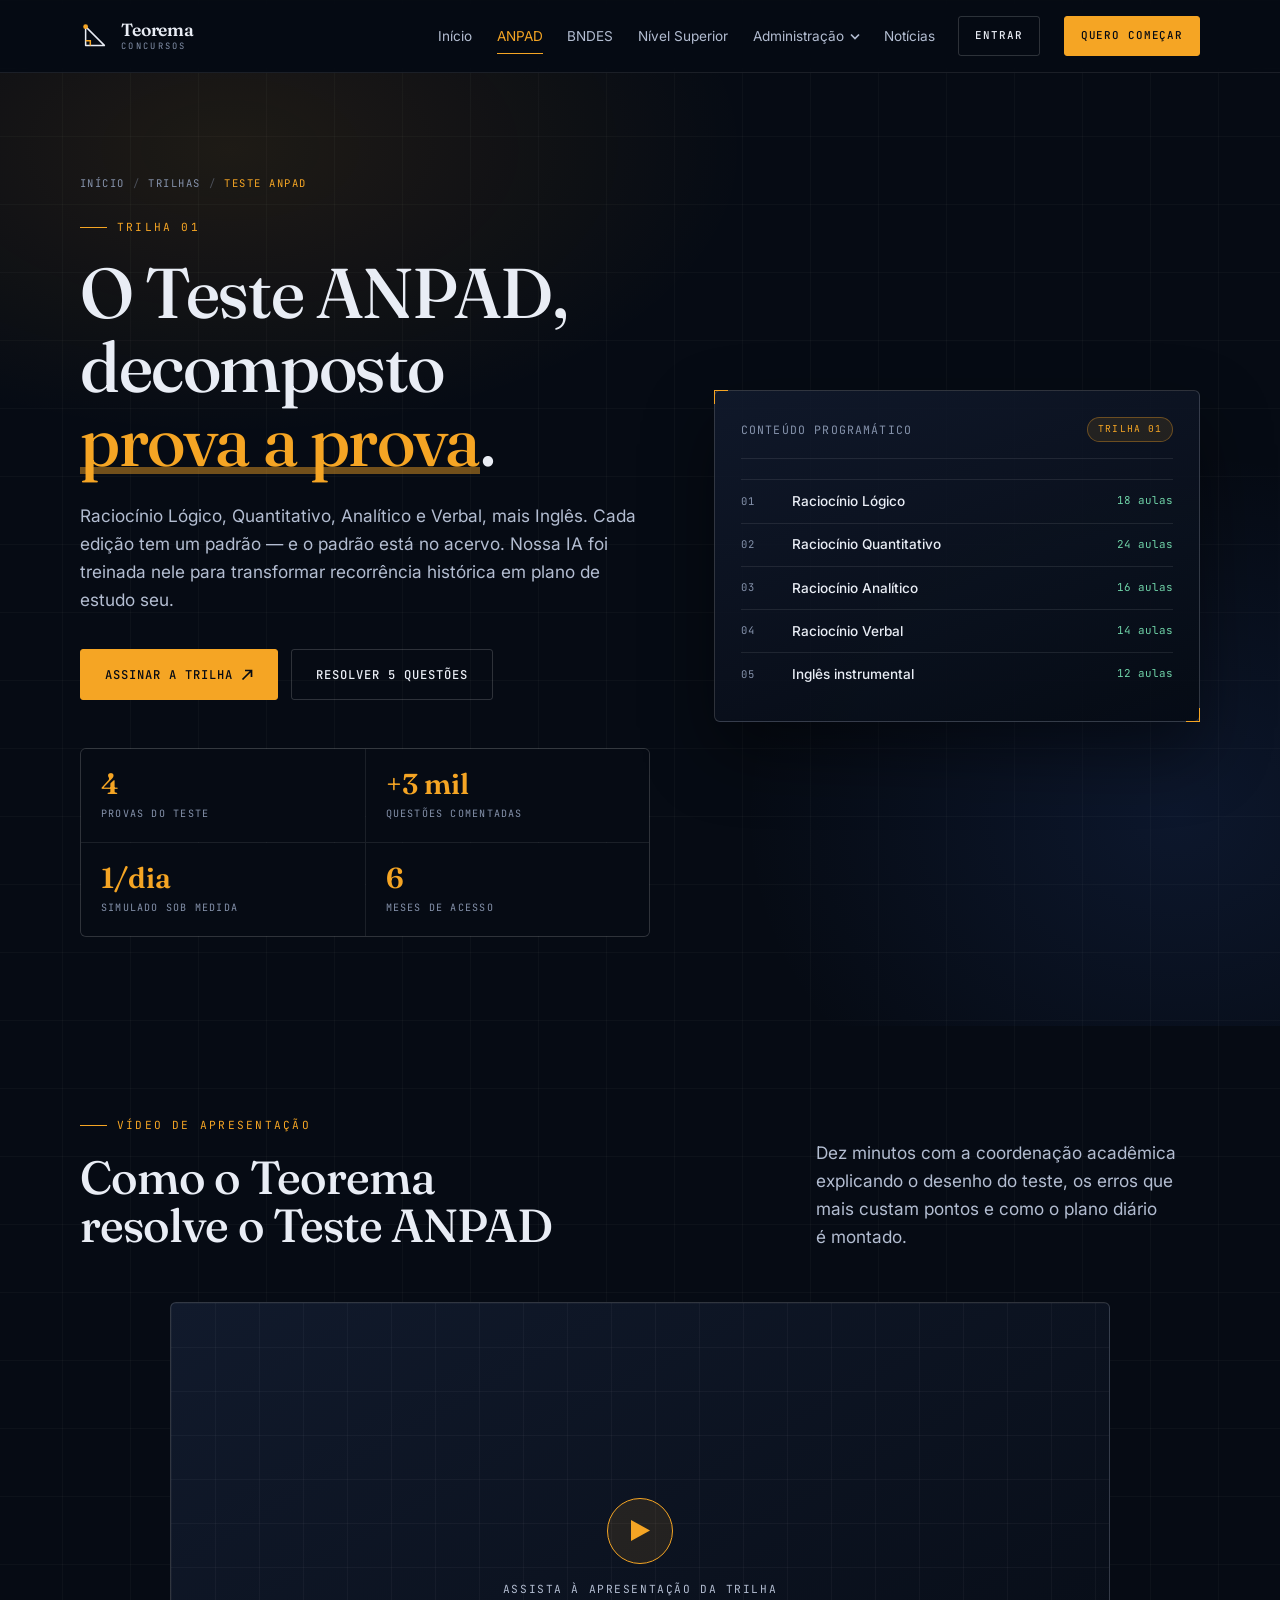
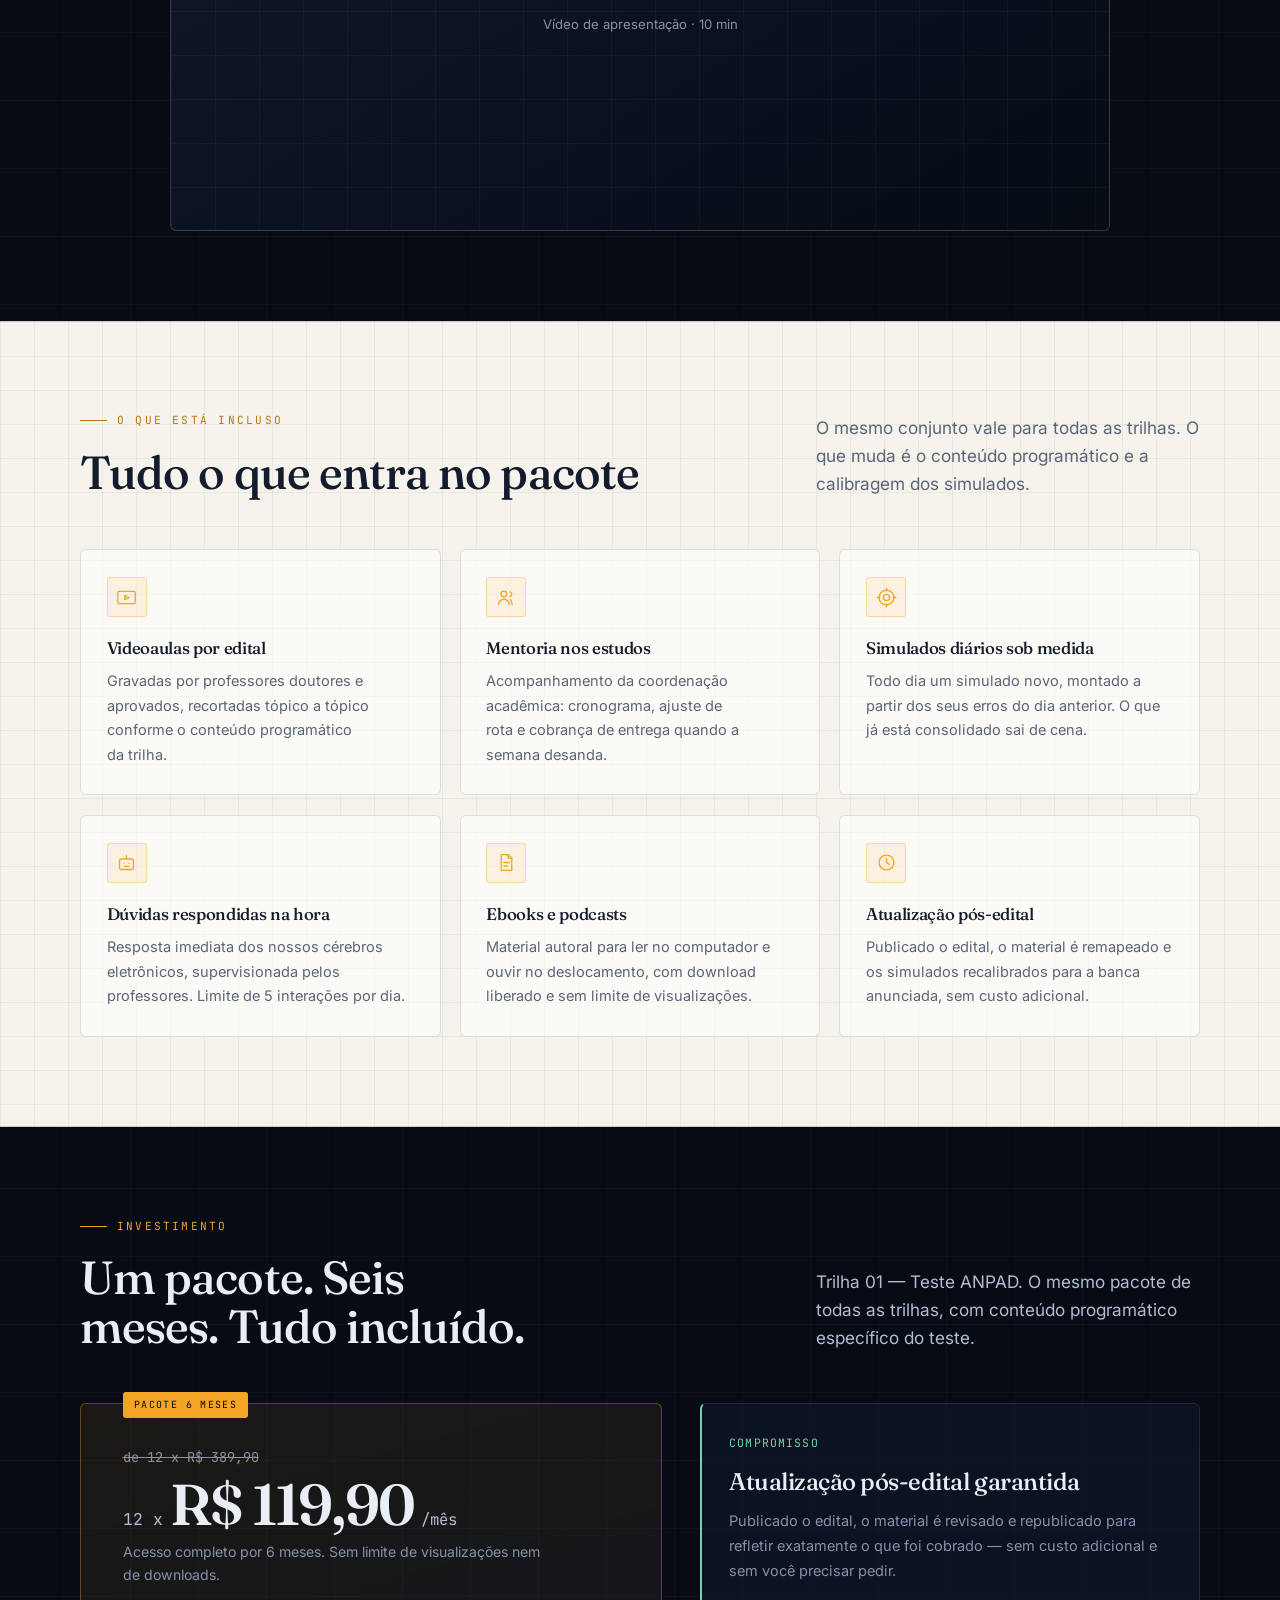
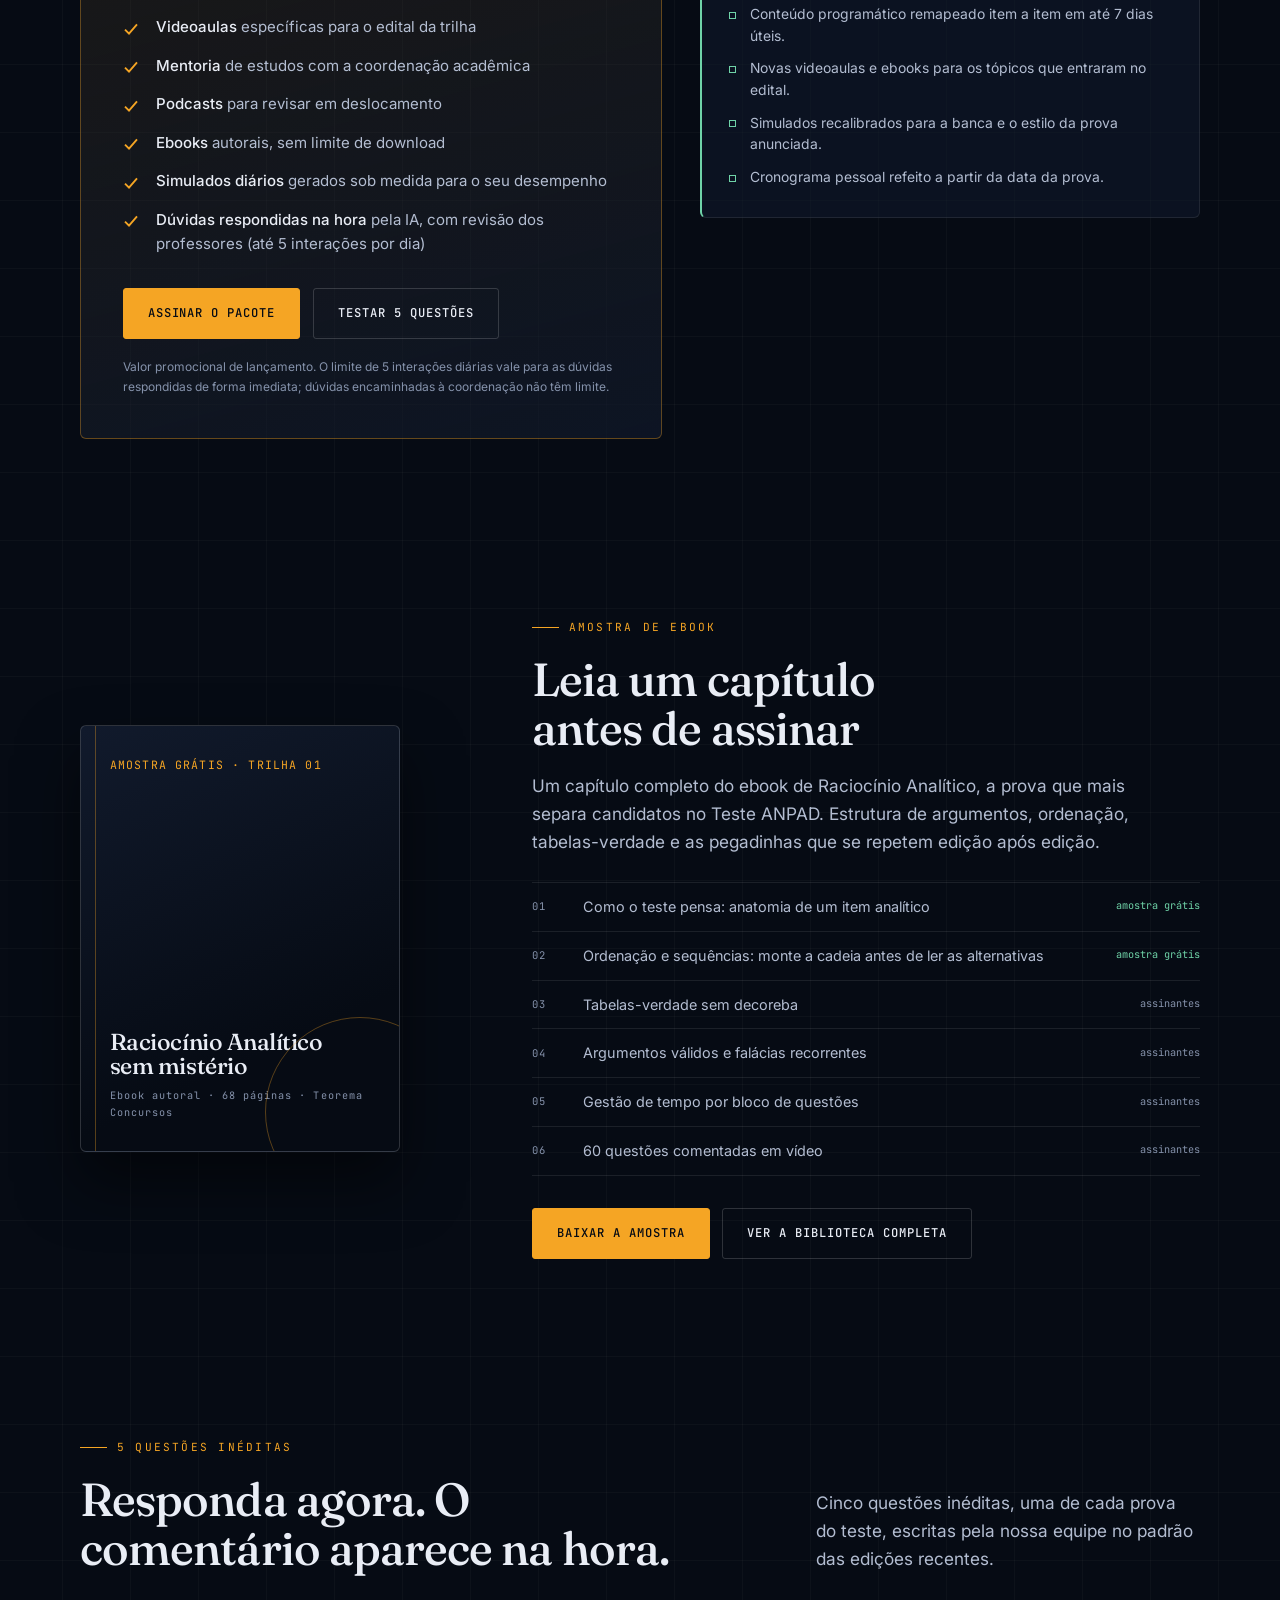
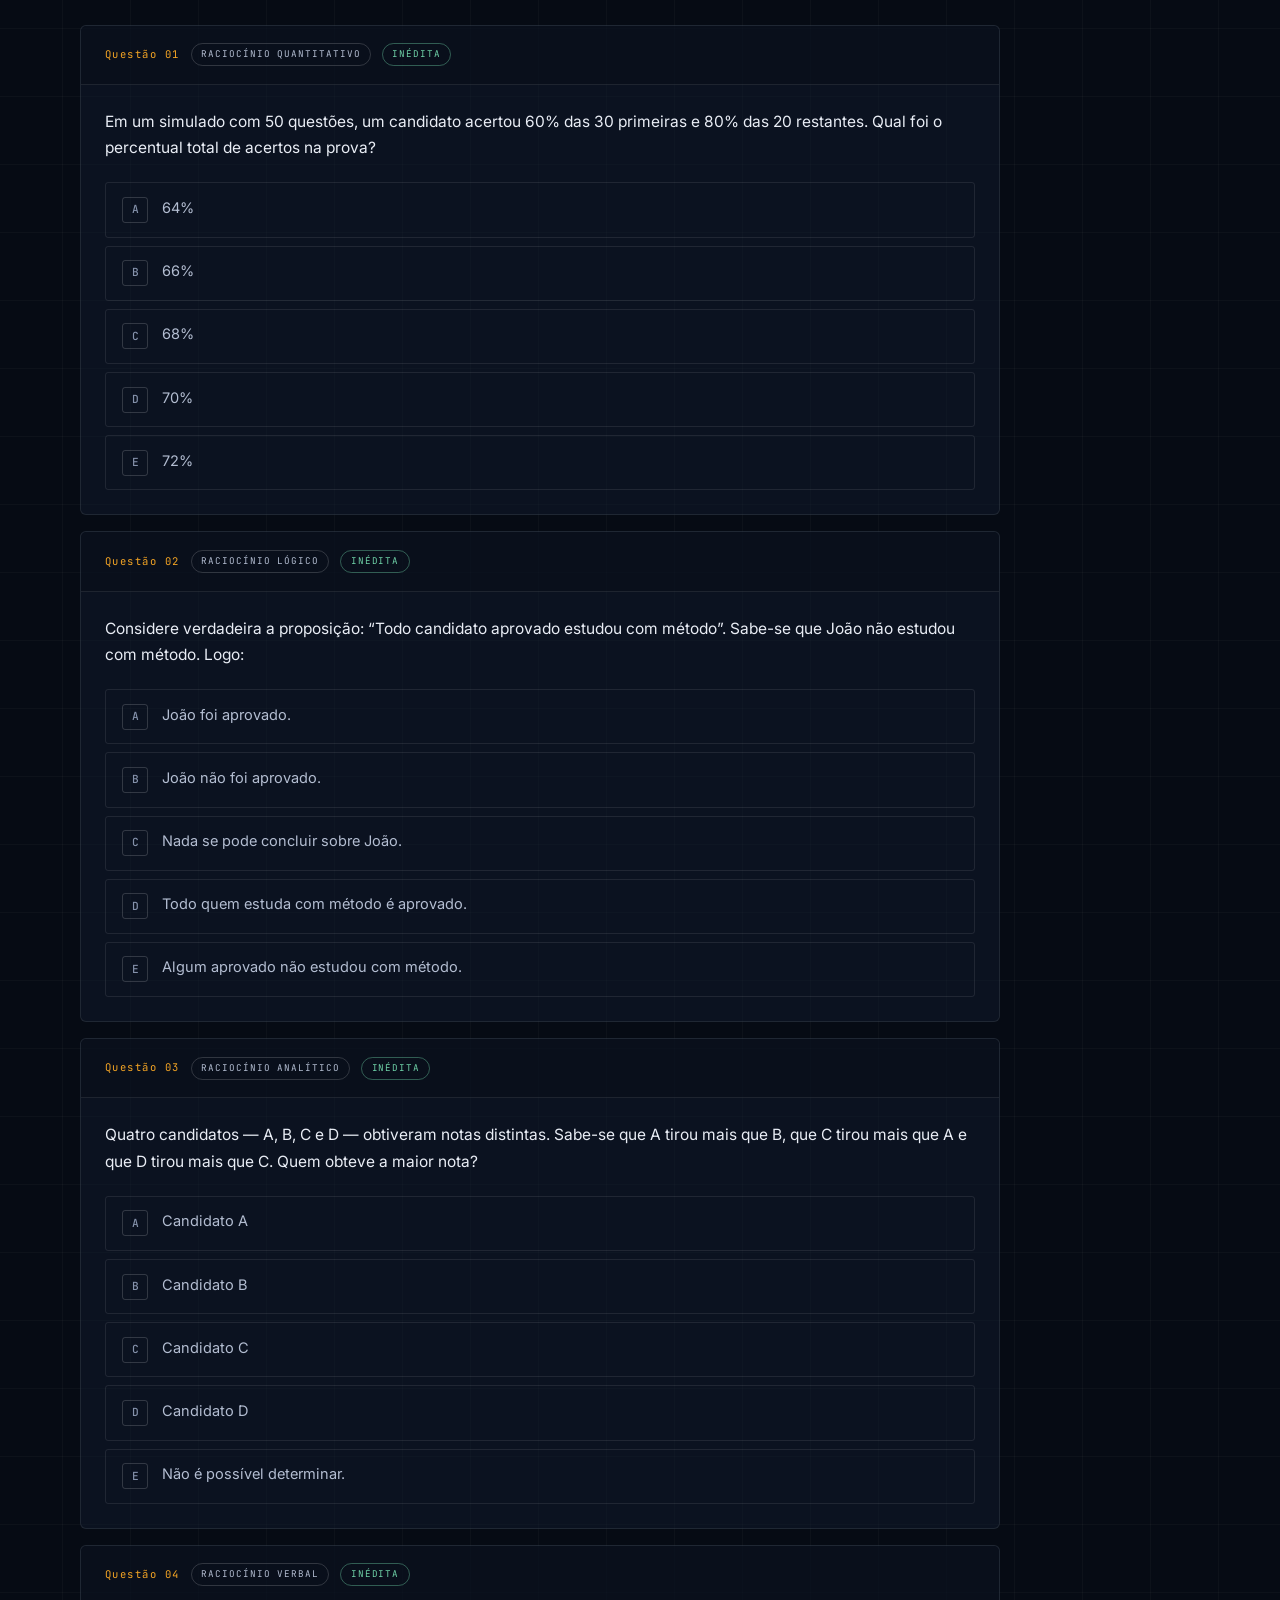
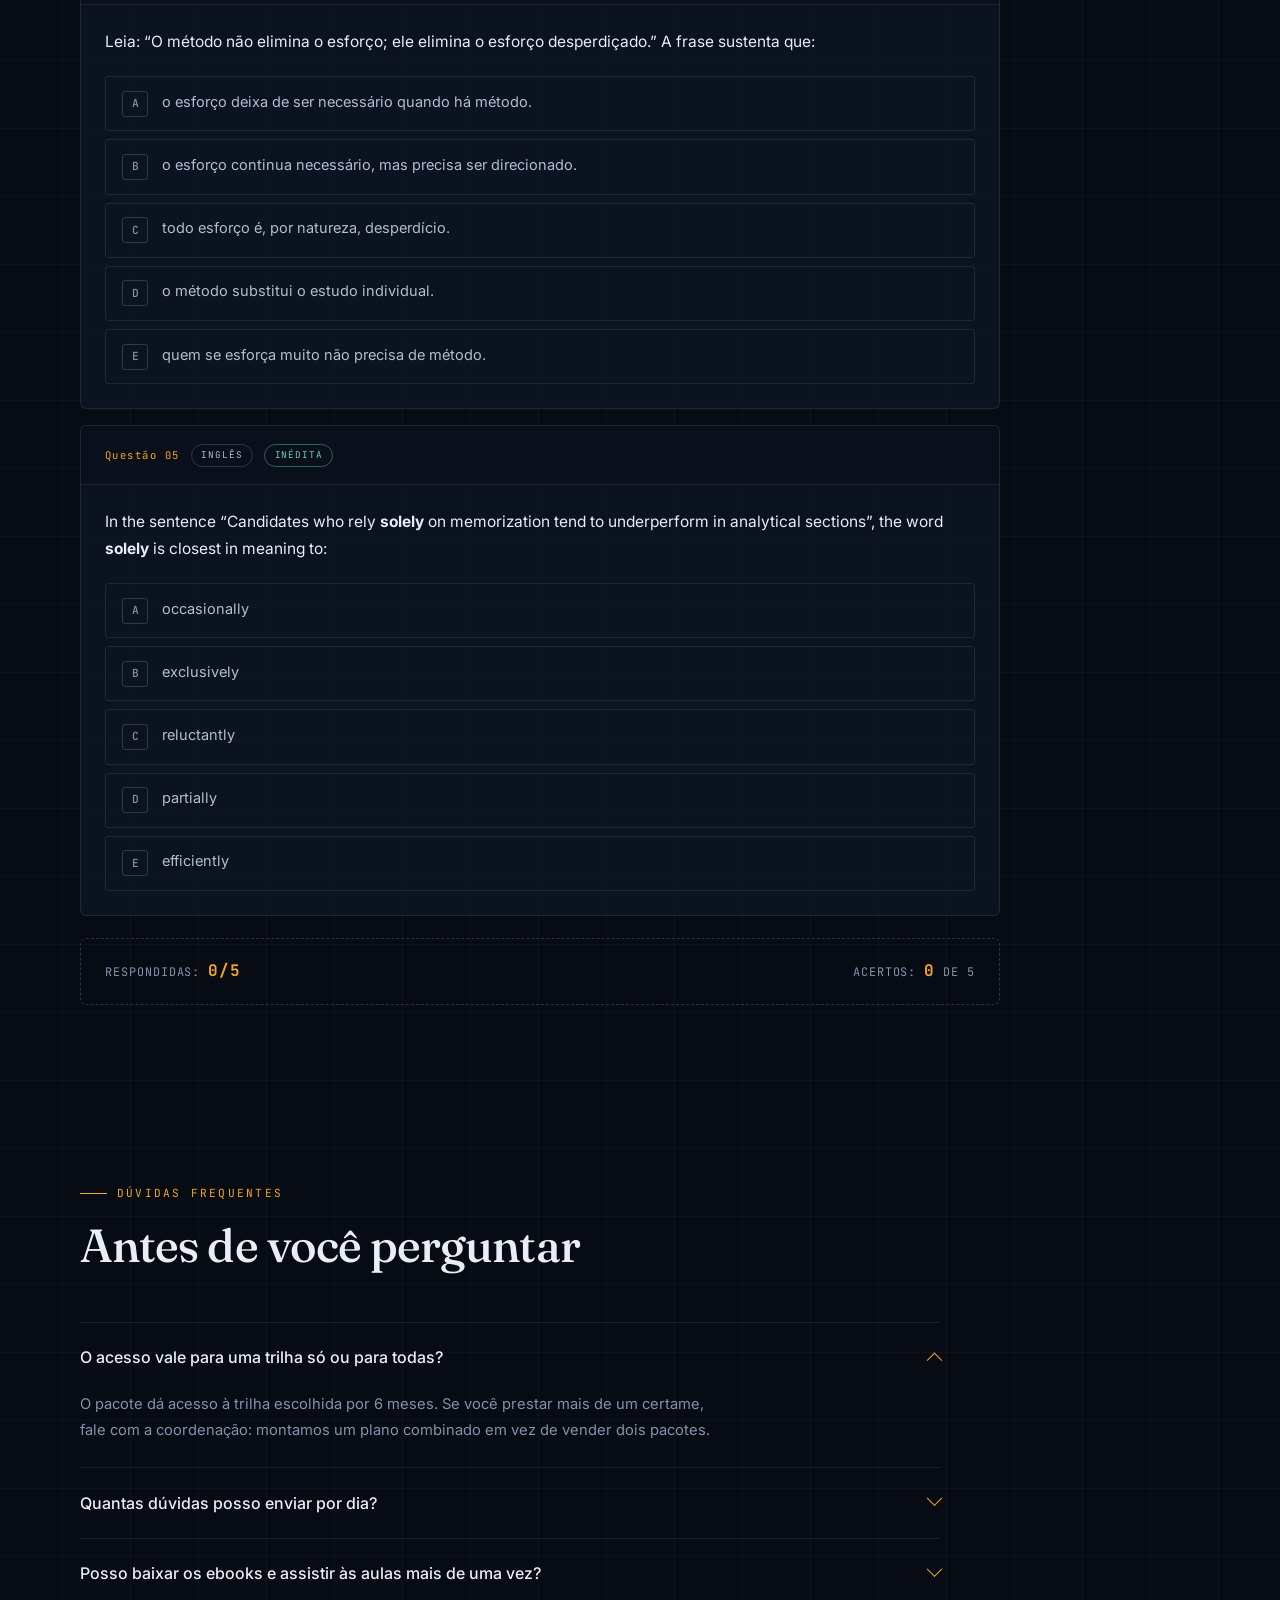
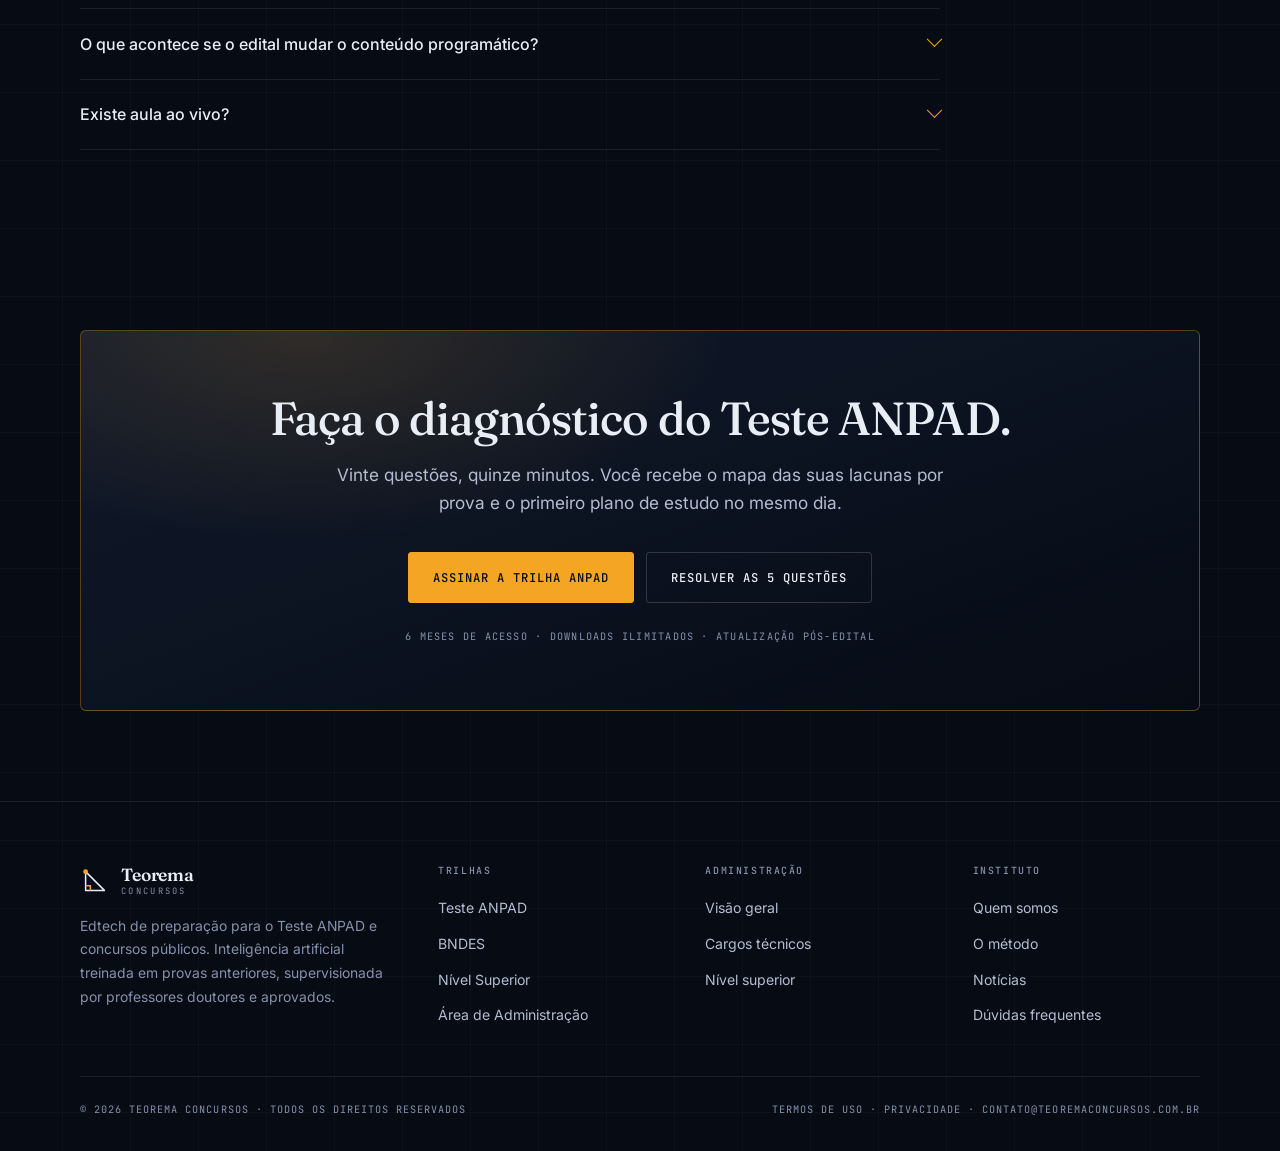
<file: anpad.html>
<!doctype html>
<html lang="pt-BR">
<head>
<meta charset="utf-8">
<meta name="viewport" content="width=device-width, initial-scale=1, viewport-fit=cover">
<title>Teste ANPAD — Teorema Concursos</title>
<meta name="description" content="Preparação para o Teste ANPAD: Raciocínio Lógico, Quantitativo, Analítico, Verbal e Inglês, com IA treinada em provas anteriores, mentoria e simulados diários.">
<meta name="theme-color" content="#060B14">
<meta property="og:title" content="Teste ANPAD — Teorema Concursos">
<meta property="og:description" content="Preparação para o Teste ANPAD: Raciocínio Lógico, Quantitativo, Analítico, Verbal e Inglês, com IA treinada em provas anteriores, mentoria e simulados diários.">
<meta property="og:type" content="website">
<meta property="og:locale" content="pt_BR">
<link rel="icon" href="assets/favicon.svg" type="image/svg+xml">
<link rel="preconnect" href="https://fonts.googleapis.com">
<link rel="preconnect" href="https://fonts.gstatic.com" crossorigin>
<link rel="stylesheet" href="https://fonts.googleapis.com/css2?family=Fraunces:opsz,wght,SOFT,WONK@9..144,400..700,0..100,0..1&family=Inter:wght@400;500;600&family=JetBrains+Mono:wght@400;500&display=swap">
<link rel="stylesheet" href="assets/styles.css">
<script src="assets/app.js" defer></script>
</head>
<body>
<a class="skip" href="#main">Pular para o conteúdo</a>
<header class="nav" data-nav>
  <div class="shell">
    <div class="nav-in">
      <a class="brand" href="index.html" aria-label="Teorema Concursos — início">
          <svg class="brand-mark" viewBox="0 0 32 32" fill="none" aria-hidden="true">
            <path d="M6 26V6l20 20H6z" stroke="currentColor" stroke-width="1.6" stroke-linejoin="round"/>
            <path d="M6 21h5v5" stroke="#F5A524" stroke-width="1.6"/>
            <circle cx="6" cy="6" r="2.6" fill="#F5A524"/>
          </svg>
          <span class="brand-txt">
            <span class="brand-name">Teorema</span>
            <span class="brand-sub">Concursos</span>
          </span>
        </a>

      <nav class="nav-links" data-nav-links aria-label="Navegação principal">
        <a class="nav-link" href="index.html">Início</a>
        <a class="nav-link is-active" href="anpad.html">ANPAD</a>
        <a class="nav-link" href="bndes.html">BNDES</a>
        <a class="nav-link" href="nivel-superior.html">Nível Superior</a>

        <div class="nav-drop" data-drop>
          <button type="button" class="nav-link nav-toggle" data-drop-toggle aria-expanded="false">
            Administração <svg width="10" height="10" viewBox="0 0 10 10" fill="none" stroke="currentColor" stroke-width="1.7" aria-hidden="true"><path d="M1 3.5 5 7.5 9 3.5"/></svg>
          </button>
          <div class="nav-menu">
            <a href="administracao.html">Visão geral da área<span>Trilha 04</span></a>
            <a href="administracao-tecnicos.html">Cargos técnicos<span>Nível médio e técnico</span></a>
            <a href="administracao-nivel-superior.html">Cargos de nível superior<span>Analista e gestor</span></a>
          </div>
        </div>

        <a class="nav-link" href="index.html#noticias">Notícias</a>
        <a class="btn btn-ghost btn-sm" href="#planos">Entrar</a>
      </nav>

      <div class="nav-cta">
        <a class="btn btn-primary btn-sm" href="#planos">Quero começar</a>
      </div>

      <button class="burger" type="button" data-burger aria-label="Abrir menu" aria-expanded="false">
        <span></span>
      </button>
    </div>
  </div>
</header>
<main id="main">
<section class="hero">
  <div class="shell hero-in">
    <div>
      <p class="crumb"><a href="index.html">Início</a><span>/</span><a href="index.html#trilhas">Trilhas</a><span>/</span><b>Teste ANPAD</b></p>
      <p class="eyebrow">Trilha 01</p>
      <h1 class="h1">O Teste ANPAD,<br>decomposto <span class="mark">prova a prova</span>.</h1>
      <p class="lede">Raciocínio Lógico, Quantitativo, Analítico e Verbal, mais Inglês. Cada edição tem um padrão — e o padrão está no acervo. Nossa IA foi treinada nele para transformar recorrência histórica em plano de estudo seu.</p>
      <div class="actions">
        <a class="btn btn-primary" href="#planos">Assinar a trilha <svg width="12" height="12" viewBox="0 0 12 12" fill="none" stroke="currentColor" stroke-width="1.7" aria-hidden="true"><path d="M1.5 10.5 10.5 1.5M4 1.5h6.5V8"/></svg></a>
        <a class="btn btn-ghost" href="#questoes">Resolver 5 questões</a>
      </div>
      <div class="stats"><div class="stat"><b>4</b><small>Provas do teste</small></div><div class="stat"><b>+3 mil</b><small>Questões comentadas</small></div><div class="stat"><b>1/dia</b><small>Simulado sob medida</small></div><div class="stat"><b>6</b><small>Meses de acesso</small></div></div>
    </div>

    <div class="proof">
      <div class="proof-head">
        <span class="mono">Conteúdo programático</span>
        <span class="proof-tag">Trilha 01</span>
      </div>
      <div class="proof-rows">
        <div class="proof-row"><span class="mono">01</span><b>Raciocínio Lógico</b><i>18 aulas</i></div>
        <div class="proof-row"><span class="mono">02</span><b>Raciocínio Quantitativo</b><i>24 aulas</i></div>
        <div class="proof-row"><span class="mono">03</span><b>Raciocínio Analítico</b><i>16 aulas</i></div>
        <div class="proof-row"><span class="mono">04</span><b>Raciocínio Verbal</b><i>14 aulas</i></div>
        <div class="proof-row"><span class="mono">05</span><b>Inglês instrumental</b><i>12 aulas</i></div>
      </div>
    </div>
  </div>
</section>
<section class="sec">
  <div class="shell">
    <div class="sec-head sec-head-split">
      <div>
        <p class="eyebrow">Vídeo de apresentação</p>
        <h2 class="h2">Como o Teorema resolve o Teste ANPAD</h2>
      </div>
      <p class="lede">Dez minutos com a coordenação acadêmica explicando o desenho do teste, os erros que mais custam pontos e como o plano diário é montado.</p>
    </div>
    <button class="video" type="button" data-video aria-label="Reproduzir vídeo de apresentação">
      <span class="video-in">
        <span class="video-play"><svg width="19" height="21" viewBox="0 0 19 21" fill="currentColor" aria-hidden="true"><path d="M19 10.5 0 21V0z"/></svg></span>
        <span class="video-label">Assista à apresentação da trilha</span>
        <span class="video-note" data-video-note>Vídeo de apresentação · 10 min</span>
      </span>
    </button>
  </div>
</section>
<section class="sec paper" id="incluso">
  <div class="shell">
    <div class="sec-head sec-head-split">
      <div>
        <p class="eyebrow">O que está incluso</p>
        <h2 class="h2">Tudo o que entra no pacote</h2>
      </div>
      <p class="lede">O mesmo conjunto vale para todas as trilhas. O que muda é o conteúdo programático e a calibragem dos simulados.</p>
    </div>
    <div class="grid grid-3">
      <article class="card">
        <span class="card-ico"><svg width="21" height="21" viewBox="0 0 24 24" fill="none" stroke="currentColor" stroke-width="1.5" stroke-linecap="round" stroke-linejoin="round" aria-hidden="true"><rect x="2" y="5" width="20" height="14" rx="1.5"/><path d="M10 9.5 15 12l-5 2.5z"/></svg></span>
        <h3 class="h4">Videoaulas por edital</h3>
        <p>Gravadas por professores doutores e aprovados, recortadas tópico a tópico conforme o conteúdo programático da trilha.</p>
      </article>
      <article class="card">
        <span class="card-ico"><svg width="21" height="21" viewBox="0 0 24 24" fill="none" stroke="currentColor" stroke-width="1.5" stroke-linecap="round" stroke-linejoin="round" aria-hidden="true"><circle cx="9" cy="8" r="3.2"/><path d="M3 20c0-3.3 2.7-6 6-6s6 2.7 6 6"/><path d="M16 5.5a3 3 0 0 1 0 5.6M18.5 20c0-2.2-.9-4.2-2.4-5.6"/></svg></span>
        <h3 class="h4">Mentoria nos estudos</h3>
        <p>Acompanhamento da coordenação acadêmica: cronograma, ajuste de rota e cobrança de entrega quando a semana desanda.</p>
      </article>
      <article class="card">
        <span class="card-ico"><svg width="21" height="21" viewBox="0 0 24 24" fill="none" stroke="currentColor" stroke-width="1.5" stroke-linecap="round" stroke-linejoin="round" aria-hidden="true"><circle cx="12" cy="12" r="8.5"/><circle cx="12" cy="12" r="3.5"/><path d="M12 1.5v3M12 19.5v3M1.5 12h3M19.5 12h3"/></svg></span>
        <h3 class="h4">Simulados diários sob medida</h3>
        <p>Todo dia um simulado novo, montado a partir dos seus erros do dia anterior. O que já está consolidado sai de cena.</p>
      </article>
      <article class="card">
        <span class="card-ico"><svg width="21" height="21" viewBox="0 0 24 24" fill="none" stroke="currentColor" stroke-width="1.5" stroke-linecap="round" stroke-linejoin="round" aria-hidden="true"><rect x="4" y="8" width="16" height="12" rx="2"/><path d="M12 4v4M9 13h.01M15 13h.01M9.5 16.5h5"/></svg></span>
        <h3 class="h4">Dúvidas respondidas na hora</h3>
        <p>Resposta imediata dos nossos cérebros eletrônicos, supervisionada pelos professores. Limite de 5 interações por dia.</p>
      </article>
      <article class="card">
        <span class="card-ico"><svg width="21" height="21" viewBox="0 0 24 24" fill="none" stroke="currentColor" stroke-width="1.5" stroke-linecap="round" stroke-linejoin="round" aria-hidden="true"><path d="M6 3h8l4 4v14H6z"/><path d="M14 3v4h4M9 12h6M9 16h4"/></svg></span>
        <h3 class="h4">Ebooks e podcasts</h3>
        <p>Material autoral para ler no computador e ouvir no deslocamento, com download liberado e sem limite de visualizações.</p>
      </article>
      <article class="card">
        <span class="card-ico"><svg width="21" height="21" viewBox="0 0 24 24" fill="none" stroke="currentColor" stroke-width="1.5" stroke-linecap="round" stroke-linejoin="round" aria-hidden="true"><circle cx="12" cy="12" r="8.5"/><path d="M12 7v5.2l3.4 2"/></svg></span>
        <h3 class="h4">Atualização pós-edital</h3>
        <p>Publicado o edital, o material é remapeado e os simulados recalibrados para a banca anunciada, sem custo adicional.</p>
      </article>
    </div>
  </div>
</section>
<section class="sec" id="planos">
  <div class="shell">
    <div class="sec-head sec-head-split">
      <div>
        <p class="eyebrow">Investimento</p>
        <h2 class="h2">Um pacote. Seis meses. Tudo incluído.</h2>
      </div>
      <p class="lede">Trilha 01 — Teste ANPAD. O mesmo pacote de todas as trilhas, com conteúdo programático específico do teste.</p>
    </div>

    <div class="price-wrap">
      <div class="price">
        <span class="price-badge">Pacote 6 meses</span>
        <span class="price-old">de 12 x R$ 389,90</span>
        <p class="price-now">
          <span class="x">12 x</span>
          <span class="v">R$ 119,90</span>
          <span class="c">/mês</span>
        </p>
        <p class="price-sub">Acesso completo por 6 meses. Sem limite de visualizações nem de downloads.</p>
    <ul class="checks">
      <li class="check"><svg width="16" height="16" viewBox="0 0 16 16" fill="none" stroke="currentColor" stroke-width="1.9" aria-hidden="true"><path d="M2 8.6 6 12.6 14 3.4"/></svg><span><b>Videoaulas</b> específicas para o edital da trilha</span></li>
      <li class="check"><svg width="16" height="16" viewBox="0 0 16 16" fill="none" stroke="currentColor" stroke-width="1.9" aria-hidden="true"><path d="M2 8.6 6 12.6 14 3.4"/></svg><span><b>Mentoria</b> de estudos com a coordenação acadêmica</span></li>
      <li class="check"><svg width="16" height="16" viewBox="0 0 16 16" fill="none" stroke="currentColor" stroke-width="1.9" aria-hidden="true"><path d="M2 8.6 6 12.6 14 3.4"/></svg><span><b>Podcasts</b> para revisar em deslocamento</span></li>
      <li class="check"><svg width="16" height="16" viewBox="0 0 16 16" fill="none" stroke="currentColor" stroke-width="1.9" aria-hidden="true"><path d="M2 8.6 6 12.6 14 3.4"/></svg><span><b>Ebooks</b> autorais, sem limite de download</span></li>
      <li class="check"><svg width="16" height="16" viewBox="0 0 16 16" fill="none" stroke="currentColor" stroke-width="1.9" aria-hidden="true"><path d="M2 8.6 6 12.6 14 3.4"/></svg><span><b>Simulados diários</b> gerados sob medida para o seu desempenho</span></li>
      <li class="check"><svg width="16" height="16" viewBox="0 0 16 16" fill="none" stroke="currentColor" stroke-width="1.9" aria-hidden="true"><path d="M2 8.6 6 12.6 14 3.4"/></svg><span><b>Dúvidas respondidas na hora</b> pela IA, com revisão dos professores (até 5 interações por dia)</span></li>
    </ul>
        <div class="actions">
          <a class="btn btn-primary" href="#planos">Assinar o pacote</a>
          <a class="btn btn-ghost" href="#questoes">Testar 5 questões</a>
        </div>
        <p class="price-fine">Valor promocional de lançamento. O limite de 5 interações diárias vale para as dúvidas respondidas de forma imediata; dúvidas encaminhadas à coordenação não têm limite.</p>
      </div>

      <div class="pledge">
        <span class="mono">Compromisso</span>
        <h3 class="h3">Atualização pós-edital garantida</h3>
        <p>Publicado o edital, o material é revisado e republicado para refletir exatamente o que foi cobrado — sem custo adicional e sem você precisar pedir.</p>
        <ul>
          <li>Conteúdo programático remapeado item a item em até 7 dias úteis.</li>
          <li>Novas videoaulas e ebooks para os tópicos que entraram no edital.</li>
          <li>Simulados recalibrados para a banca e o estilo da prova anunciada.</li>
          <li>Cronograma pessoal refeito a partir da data da prova.</li>
        </ul>
      </div>
    </div>
  </div>
</section>
<section class="sec">
  <div class="shell">
    <div class="ebook">
      <div class="ebook-cover">
        <span class="mono">Amostra grátis · Trilha 01</span>
        <h3>Raciocínio Analítico sem mistério</h3>
        <small>Ebook autoral · 68 páginas · Teorema Concursos</small>
      </div>

      <div>
        <p class="eyebrow">Amostra de ebook</p>
        <h2 class="h2">Leia um capítulo antes de assinar</h2>
        <p class="lede">Um capítulo completo do ebook de Raciocínio Analítico, a prova que mais separa candidatos no Teste ANPAD. Estrutura de argumentos, ordenação, tabelas-verdade e as pegadinhas que se repetem edição após edição.</p>
        <ul class="ebook-toc">
          <li><span class="mono">01</span><span>Como o teste pensa: anatomia de um item analítico</span><i class="free">amostra grátis</i></li>
          <li><span class="mono">02</span><span>Ordenação e sequências: monte a cadeia antes de ler as alternativas</span><i class="free">amostra grátis</i></li>
          <li><span class="mono">03</span><span>Tabelas-verdade sem decoreba</span><i class="">assinantes</i></li>
          <li><span class="mono">04</span><span>Argumentos válidos e falácias recorrentes</span><i class="">assinantes</i></li>
          <li><span class="mono">05</span><span>Gestão de tempo por bloco de questões</span><i class="">assinantes</i></li>
          <li><span class="mono">06</span><span>60 questões comentadas em vídeo</span><i class="">assinantes</i></li>
        </ul>
        <div class="actions">
          <a class="btn btn-primary" href="#planos">Baixar a amostra</a>
          <a class="btn btn-ghost" href="#planos">Ver a biblioteca completa</a>
        </div>
      </div>
    </div>
  </div>
</section>
<section class="sec" id="questoes">
  <div class="shell">
    <div class="sec-head sec-head-split">
      <div>
        <p class="eyebrow">5 questões inéditas</p>
        <h2 class="h2">Responda agora. O comentário aparece na hora.</h2>
      </div>
      <p class="lede">Cinco questões inéditas, uma de cada prova do teste, escritas pela nossa equipe no padrão das edições recentes.</p>
    </div>

    <div class="quiz" data-quiz>
      <article class="q" data-q>
        <header class="q-head">
          <span class="q-n">Questão 01</span>
          <span class="q-tag">Raciocínio Quantitativo</span>
          <span class="q-tag q-tag-new">Inédita</span>
        </header>
        <div class="q-body">
          <p class="q-stem">Em um simulado com 50 questões, um candidato acertou 60% das 30 primeiras e 80% das 20 restantes. Qual foi o percentual total de acertos na prova?</p>
          <div class="q-opts">
          <button class="q-opt" type="button"><b>A</b><span>64%</span></button>
          <button class="q-opt" type="button"><b>B</b><span>66%</span></button>
          <button class="q-opt" type="button" data-correct="true"><b>C</b><span>68%</span></button>
          <button class="q-opt" type="button"><b>D</b><span>70%</span></button>
          <button class="q-opt" type="button"><b>E</b><span>72%</span></button>
          </div>
          <div class="q-feedback" hidden>
            <span class="mono">Comentário do professor</span>
            <p>Acertos nas 30 primeiras: 0,60 × 30 = 18. Acertos nas 20 restantes: 0,80 × 20 = 16. Total: 34 acertos em 50 questões, ou seja, 34/50 = 0,68 = 68%. O erro clássico aqui é somar os percentuais e dividir por dois (70%), o que só valeria se os dois blocos tivessem o mesmo número de questões.</p>
          </div>
        </div>
      </article>
      <article class="q" data-q>
        <header class="q-head">
          <span class="q-n">Questão 02</span>
          <span class="q-tag">Raciocínio Lógico</span>
          <span class="q-tag q-tag-new">Inédita</span>
        </header>
        <div class="q-body">
          <p class="q-stem">Considere verdadeira a proposição: “Todo candidato aprovado estudou com método”. Sabe-se que João não estudou com método. Logo:</p>
          <div class="q-opts">
          <button class="q-opt" type="button"><b>A</b><span>João foi aprovado.</span></button>
          <button class="q-opt" type="button" data-correct="true"><b>B</b><span>João não foi aprovado.</span></button>
          <button class="q-opt" type="button"><b>C</b><span>Nada se pode concluir sobre João.</span></button>
          <button class="q-opt" type="button"><b>D</b><span>Todo quem estuda com método é aprovado.</span></button>
          <button class="q-opt" type="button"><b>E</b><span>Algum aprovado não estudou com método.</span></button>
          </div>
          <div class="q-feedback" hidden>
            <span class="mono">Comentário do professor</span>
            <p>A premissa tem a forma “se aprovado, então estudou com método”. Negando o consequente (João não estudou com método), o modus tollens obriga a negar o antecedente: João não foi aprovado. A alternativa D inverte a implicação — erro de recíproca, cobrado com frequência no teste.</p>
          </div>
        </div>
      </article>
      <article class="q" data-q>
        <header class="q-head">
          <span class="q-n">Questão 03</span>
          <span class="q-tag">Raciocínio Analítico</span>
          <span class="q-tag q-tag-new">Inédita</span>
        </header>
        <div class="q-body">
          <p class="q-stem">Quatro candidatos — A, B, C e D — obtiveram notas distintas. Sabe-se que A tirou mais que B, que C tirou mais que A e que D tirou mais que C. Quem obteve a maior nota?</p>
          <div class="q-opts">
          <button class="q-opt" type="button"><b>A</b><span>Candidato A</span></button>
          <button class="q-opt" type="button"><b>B</b><span>Candidato B</span></button>
          <button class="q-opt" type="button"><b>C</b><span>Candidato C</span></button>
          <button class="q-opt" type="button" data-correct="true"><b>D</b><span>Candidato D</span></button>
          <button class="q-opt" type="button"><b>E</b><span>Não é possível determinar.</span></button>
          </div>
          <div class="q-feedback" hidden>
            <span class="mono">Comentário do professor</span>
            <p>Encadeando as três relações: D &gt; C &gt; A &gt; B. Como as notas são distintas e a cadeia é completa, a ordem fica totalmente determinada e D ocupa o topo. Questões de ordenação como esta pedem que você monte a cadeia antes de olhar as alternativas.</p>
          </div>
        </div>
      </article>
      <article class="q" data-q>
        <header class="q-head">
          <span class="q-n">Questão 04</span>
          <span class="q-tag">Raciocínio Verbal</span>
          <span class="q-tag q-tag-new">Inédita</span>
        </header>
        <div class="q-body">
          <p class="q-stem">Leia: “O método não elimina o esforço; ele elimina o esforço desperdiçado.” A frase sustenta que:</p>
          <div class="q-opts">
          <button class="q-opt" type="button"><b>A</b><span>o esforço deixa de ser necessário quando há método.</span></button>
          <button class="q-opt" type="button" data-correct="true"><b>B</b><span>o esforço continua necessário, mas precisa ser direcionado.</span></button>
          <button class="q-opt" type="button"><b>C</b><span>todo esforço é, por natureza, desperdício.</span></button>
          <button class="q-opt" type="button"><b>D</b><span>o método substitui o estudo individual.</span></button>
          <button class="q-opt" type="button"><b>E</b><span>quem se esforça muito não precisa de método.</span></button>
          </div>
          <div class="q-feedback" hidden>
            <span class="mono">Comentário do professor</span>
            <p>O ponto e vírgula opõe duas ideias: o que é mantido (o esforço) e o que é retirado (o desperdício). A leitura correta preserva a necessidade do esforço e acrescenta a condição de direcionamento. As demais alternativas extrapolam ou invertem a oposição construída na frase.</p>
          </div>
        </div>
      </article>
      <article class="q" data-q>
        <header class="q-head">
          <span class="q-n">Questão 05</span>
          <span class="q-tag">Inglês</span>
          <span class="q-tag q-tag-new">Inédita</span>
        </header>
        <div class="q-body">
          <p class="q-stem">In the sentence “Candidates who rely <b>solely</b> on memorization tend to underperform in analytical sections”, the word <b>solely</b> is closest in meaning to:</p>
          <div class="q-opts">
          <button class="q-opt" type="button"><b>A</b><span>occasionally</span></button>
          <button class="q-opt" type="button" data-correct="true"><b>B</b><span>exclusively</span></button>
          <button class="q-opt" type="button"><b>C</b><span>reluctantly</span></button>
          <button class="q-opt" type="button"><b>D</b><span>partially</span></button>
          <button class="q-opt" type="button"><b>E</b><span>efficiently</span></button>
          </div>
          <div class="q-feedback" hidden>
            <span class="mono">Comentário do professor</span>
            <p>“Solely” significa unicamente, exclusivamente — indica que a memorização é o único recurso usado. O contexto reforça a leitura: a consequência negativa (“tend to underperform”) decorre justamente de depender só desse recurso. “Partially” seria o oposto do sentido exigido.</p>
          </div>
        </div>
      </article>
    </div>

    <p class="quiz-score" data-score aria-live="polite">
      <span>Respondidas: <b data-score-done>0/5</b></span>
      <span>Acertos: <b data-score-val>0</b> de 5</span>
    </p>
  </div>
</section>
<section class="sec" id="duvidas">
  <div class="shell">
    <div class="sec-head">
      <p class="eyebrow">Dúvidas frequentes</p>
      <h2 class="h2">Antes de você perguntar</h2>
    </div>
    <div class="faq">
      <details open>
        <summary>O acesso vale para uma trilha só ou para todas?</summary>
        <p>O pacote dá acesso à trilha escolhida por 6 meses. Se você prestar mais de um certame, fale com a coordenação: montamos um plano combinado em vez de vender dois pacotes.</p>
      </details>
      <details>
        <summary>Quantas dúvidas posso enviar por dia?</summary>
        <p>São 5 interações diárias com resposta imediata, geradas pelos nossos cérebros eletrônicos a partir do acervo de questões comentadas e supervisionadas pelos professores. Dúvidas encaminhadas à coordenação acadêmica não entram nesse limite.</p>
      </details>
      <details>
        <summary>Posso baixar os ebooks e assistir às aulas mais de uma vez?</summary>
        <p>Sim. Não há limite de visualizações nem de downloads durante todo o período de acesso.</p>
      </details>
      <details>
        <summary>O que acontece se o edital mudar o conteúdo programático?</summary>
        <p>Entra em ação o compromisso de atualização pós-edital: remapeamos o conteúdo item a item em até 7 dias úteis, gravamos o que faltar e recalibramos os simulados para a banca anunciada, sem custo adicional.</p>
      </details>
      <details>
        <summary>Existe aula ao vivo?</summary>
        <p>Não. O Teorema entrega método, não grade de aulas: videoaulas gravadas, ebooks, podcasts, simulados diários sob medida e mentoria de acompanhamento.</p>
      </details>
    </div>
  </div>
</section>
<section class="sec">
  <div class="shell">
    <div class="cta">
      <h2 class="h2">Faça o diagnóstico do Teste ANPAD.</h2>
      <p class="lede">Vinte questões, quinze minutos. Você recebe o mapa das suas lacunas por prova e o primeiro plano de estudo no mesmo dia.</p>
      <div class="actions">
        <a class="btn btn-primary" href="#planos">Assinar a Trilha ANPAD</a>
        <a class="btn btn-ghost" href="#questoes">Resolver as 5 questões</a>
      </div>
      <p class="cta-fine">6 meses de acesso &middot; downloads ilimitados &middot; atualização pós-edital</p>
    </div>
  </div>
</section>
</main>
<footer class="foot">
  <div class="shell">
    <div class="foot-grid">
      <div class="foot-brand">
        <a class="brand" href="index.html" aria-label="Teorema Concursos — início">
          <svg class="brand-mark" viewBox="0 0 32 32" fill="none" aria-hidden="true">
            <path d="M6 26V6l20 20H6z" stroke="currentColor" stroke-width="1.6" stroke-linejoin="round"/>
            <path d="M6 21h5v5" stroke="#F5A524" stroke-width="1.6"/>
            <circle cx="6" cy="6" r="2.6" fill="#F5A524"/>
          </svg>
          <span class="brand-txt">
            <span class="brand-name">Teorema</span>
            <span class="brand-sub">Concursos</span>
          </span>
        </a>
        <p>Edtech de preparação para o Teste ANPAD e concursos públicos. Inteligência artificial treinada em provas anteriores, supervisionada por professores doutores e aprovados.</p>
      </div>

      <div class="foot-col">
        <h4>Trilhas</h4>
        <ul>
          <li><a href="anpad.html">Teste ANPAD</a></li>
          <li><a href="bndes.html">BNDES</a></li>
          <li><a href="nivel-superior.html">Nível Superior</a></li>
          <li><a href="administracao.html">Área de Administração</a></li>
        </ul>
      </div>

      <div class="foot-col">
        <h4>Administração</h4>
        <ul>
          <li><a href="administracao.html">Visão geral</a></li>
          <li><a href="administracao-tecnicos.html">Cargos técnicos</a></li>
          <li><a href="administracao-nivel-superior.html">Nível superior</a></li>
        </ul>
      </div>

      <div class="foot-col">
        <h4>Instituto</h4>
        <ul>
          <li><a href="index.html#quem-somos">Quem somos</a></li>
          <li><a href="index.html#metodo">O método</a></li>
          <li><a href="index.html#noticias">Notícias</a></li>
          <li><a href="index.html#duvidas">Dúvidas frequentes</a></li>
        </ul>
      </div>
    </div>

    <div class="foot-base">
      <span>&copy; <span data-year>2026</span> Teorema Concursos &middot; Todos os direitos reservados</span>
      <span>Termos de uso &middot; Privacidade &middot; contato@teoremaconcursos.com.br</span>
    </div>
  </div>
</footer>
</body>
</html>
</file>
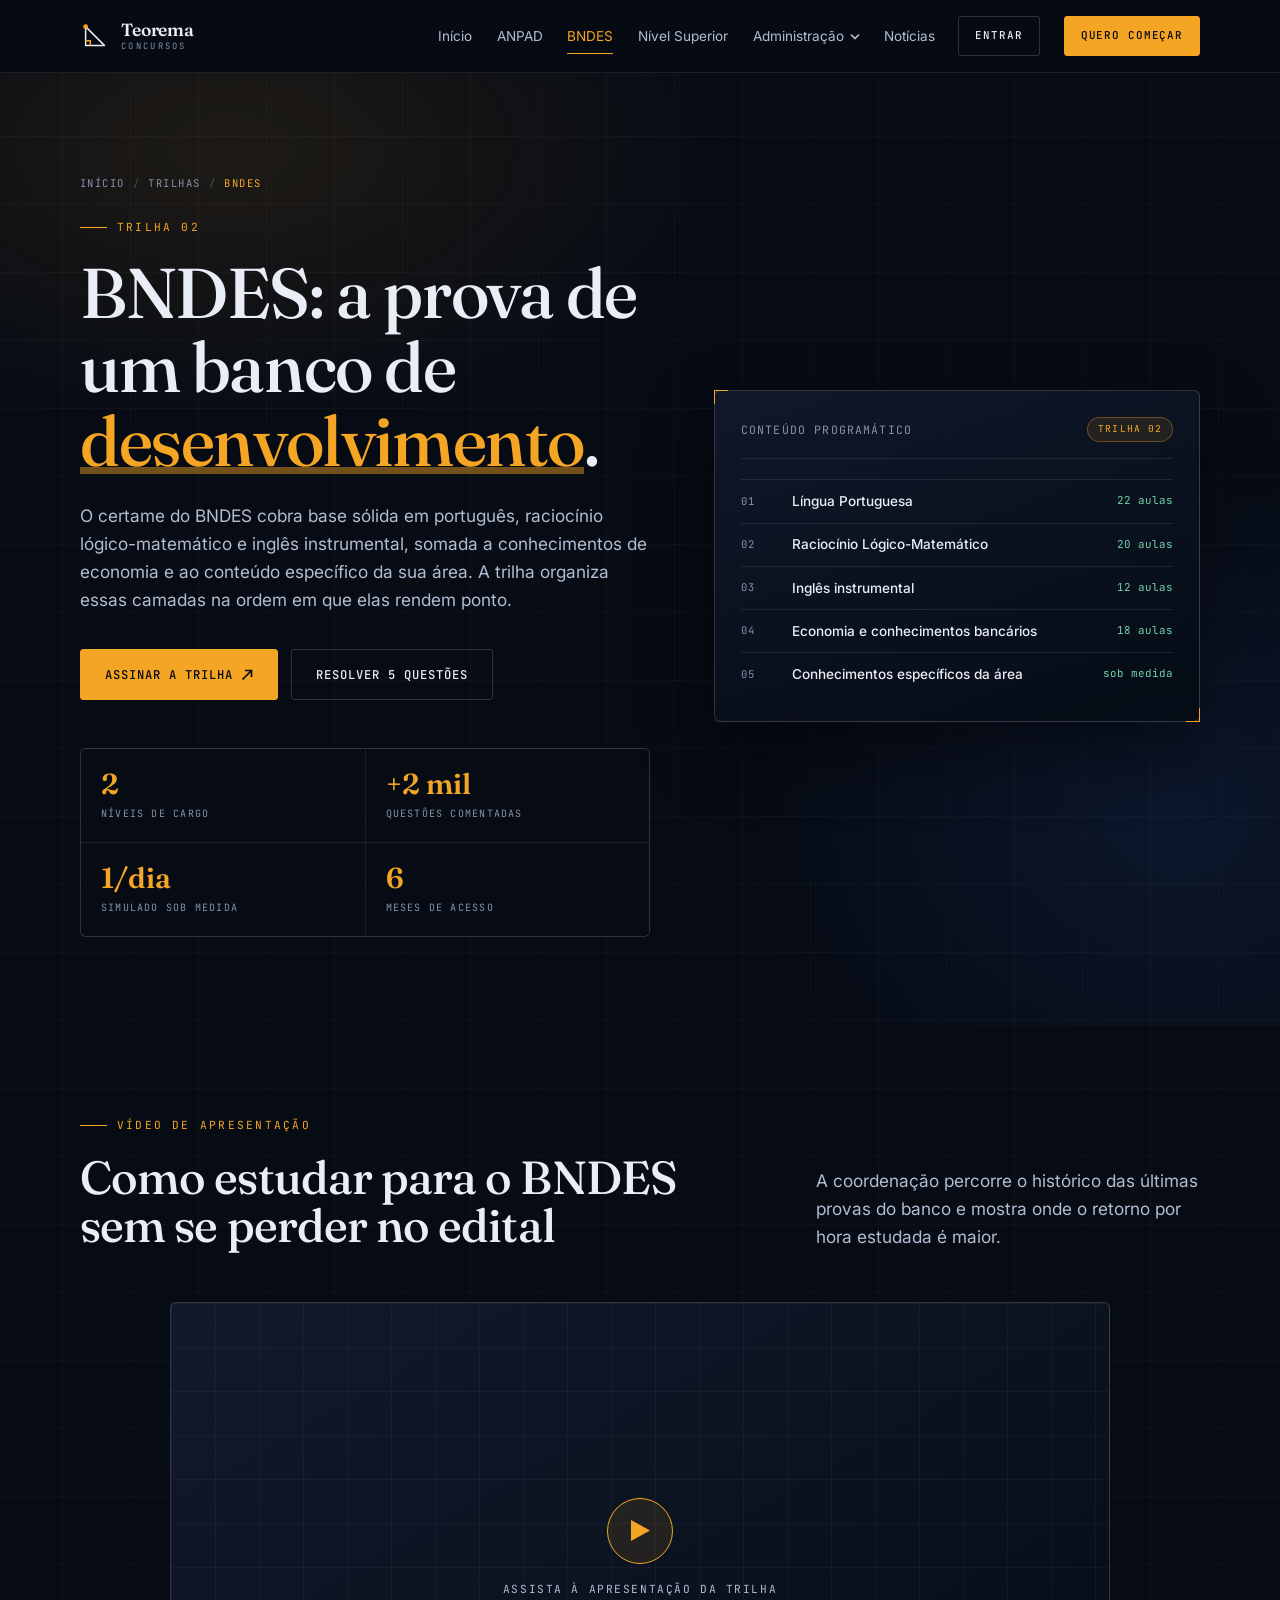
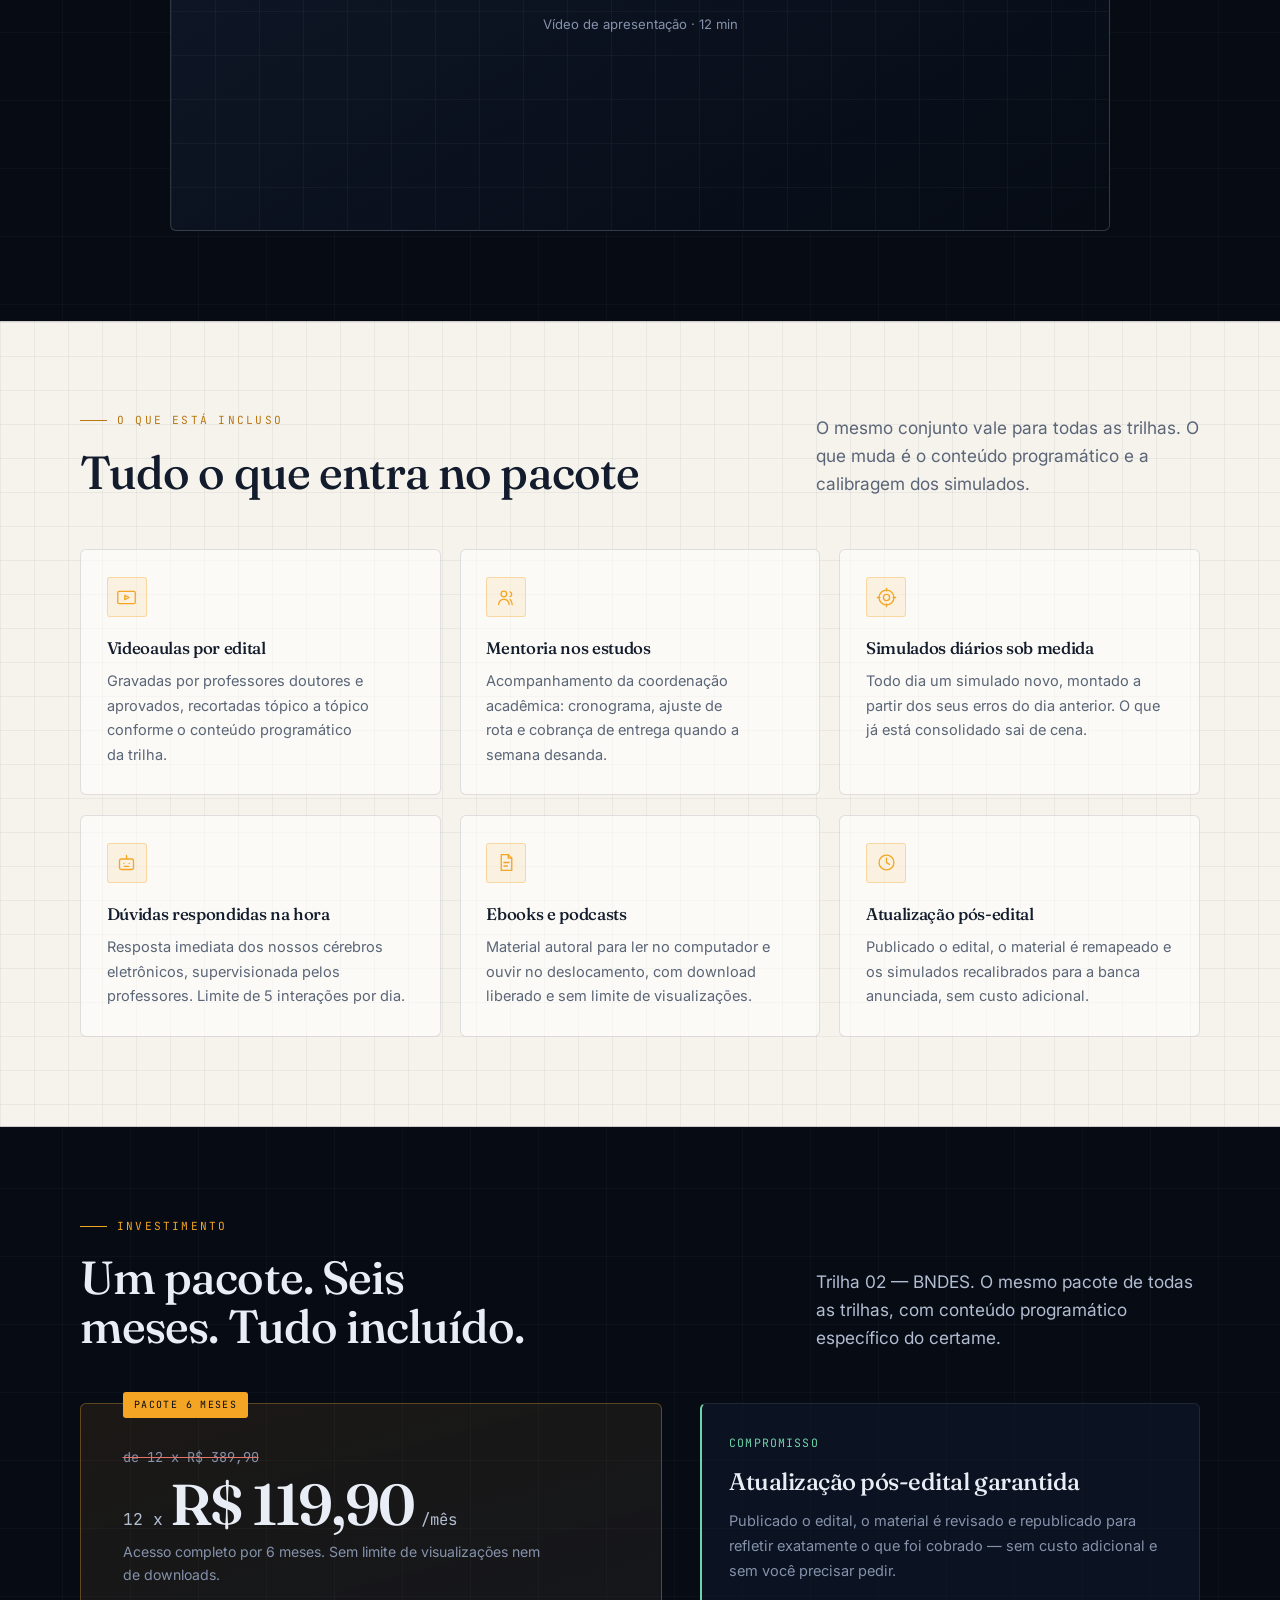
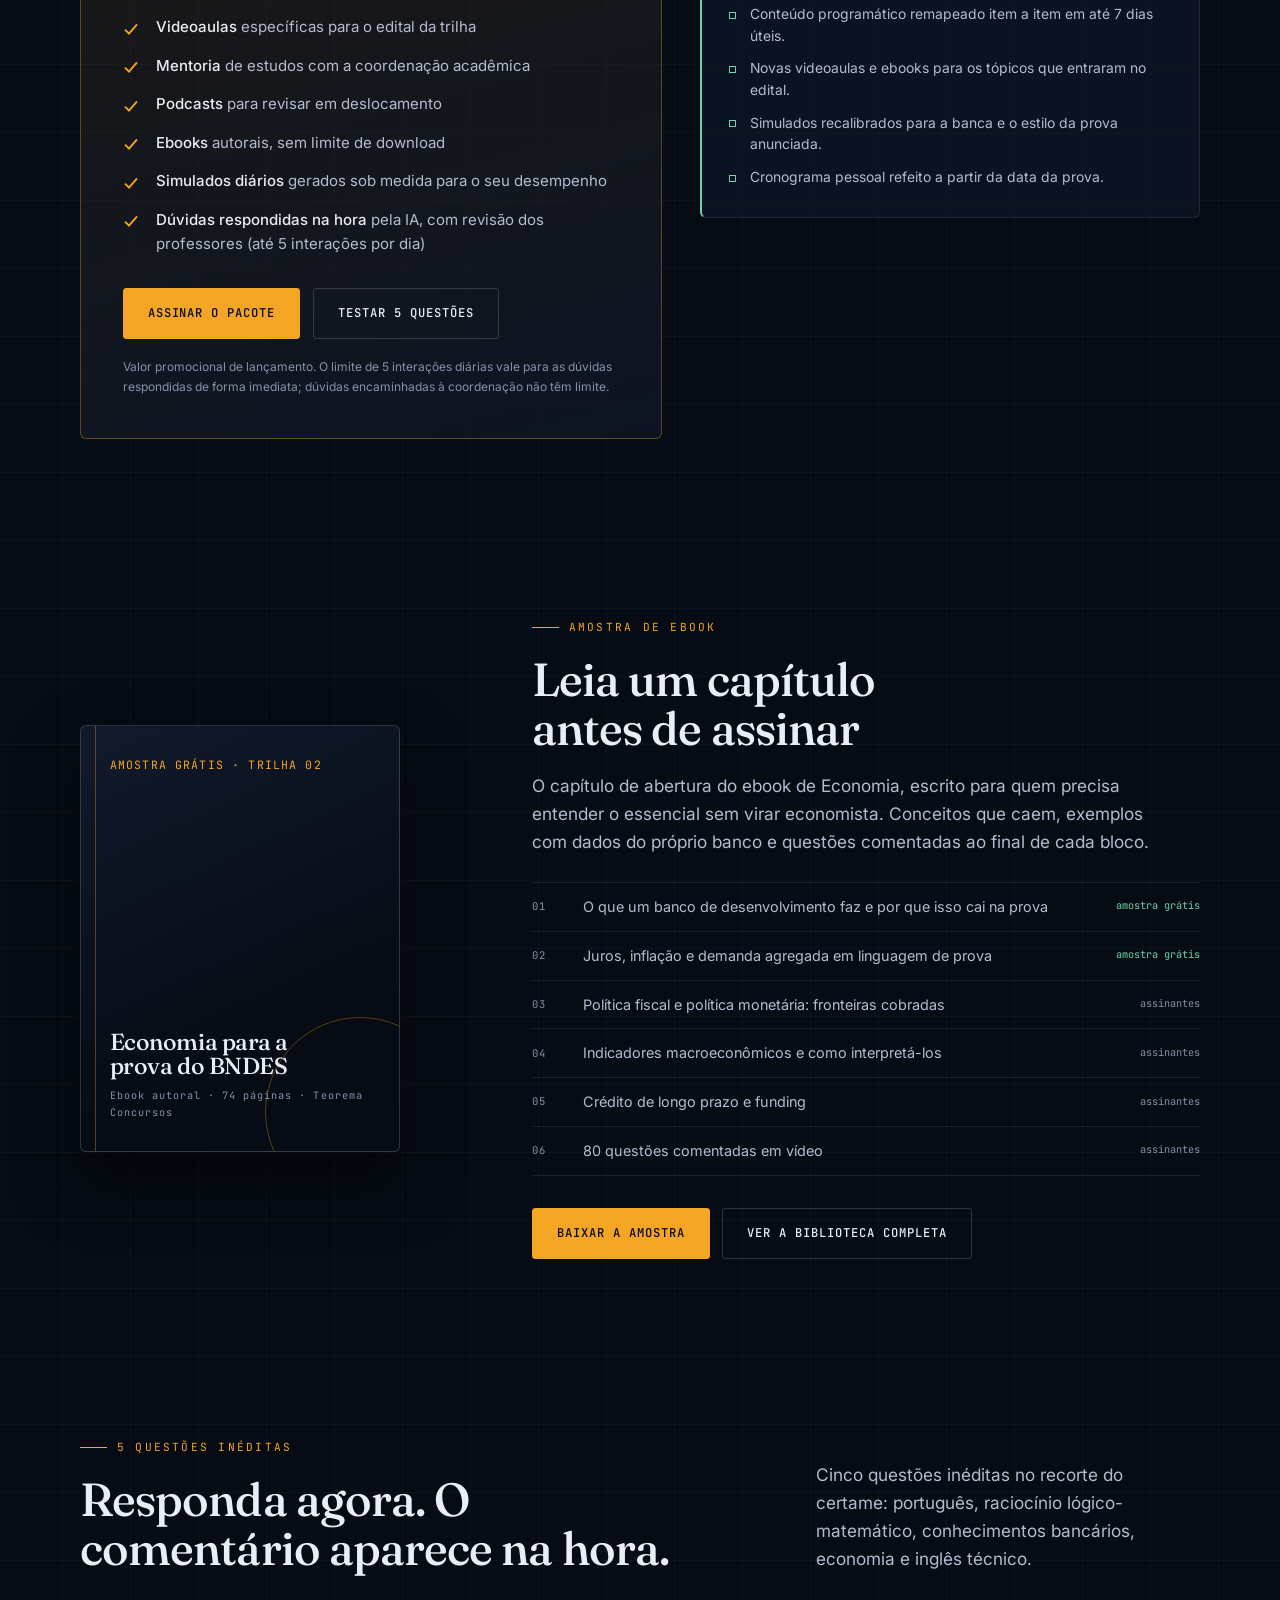
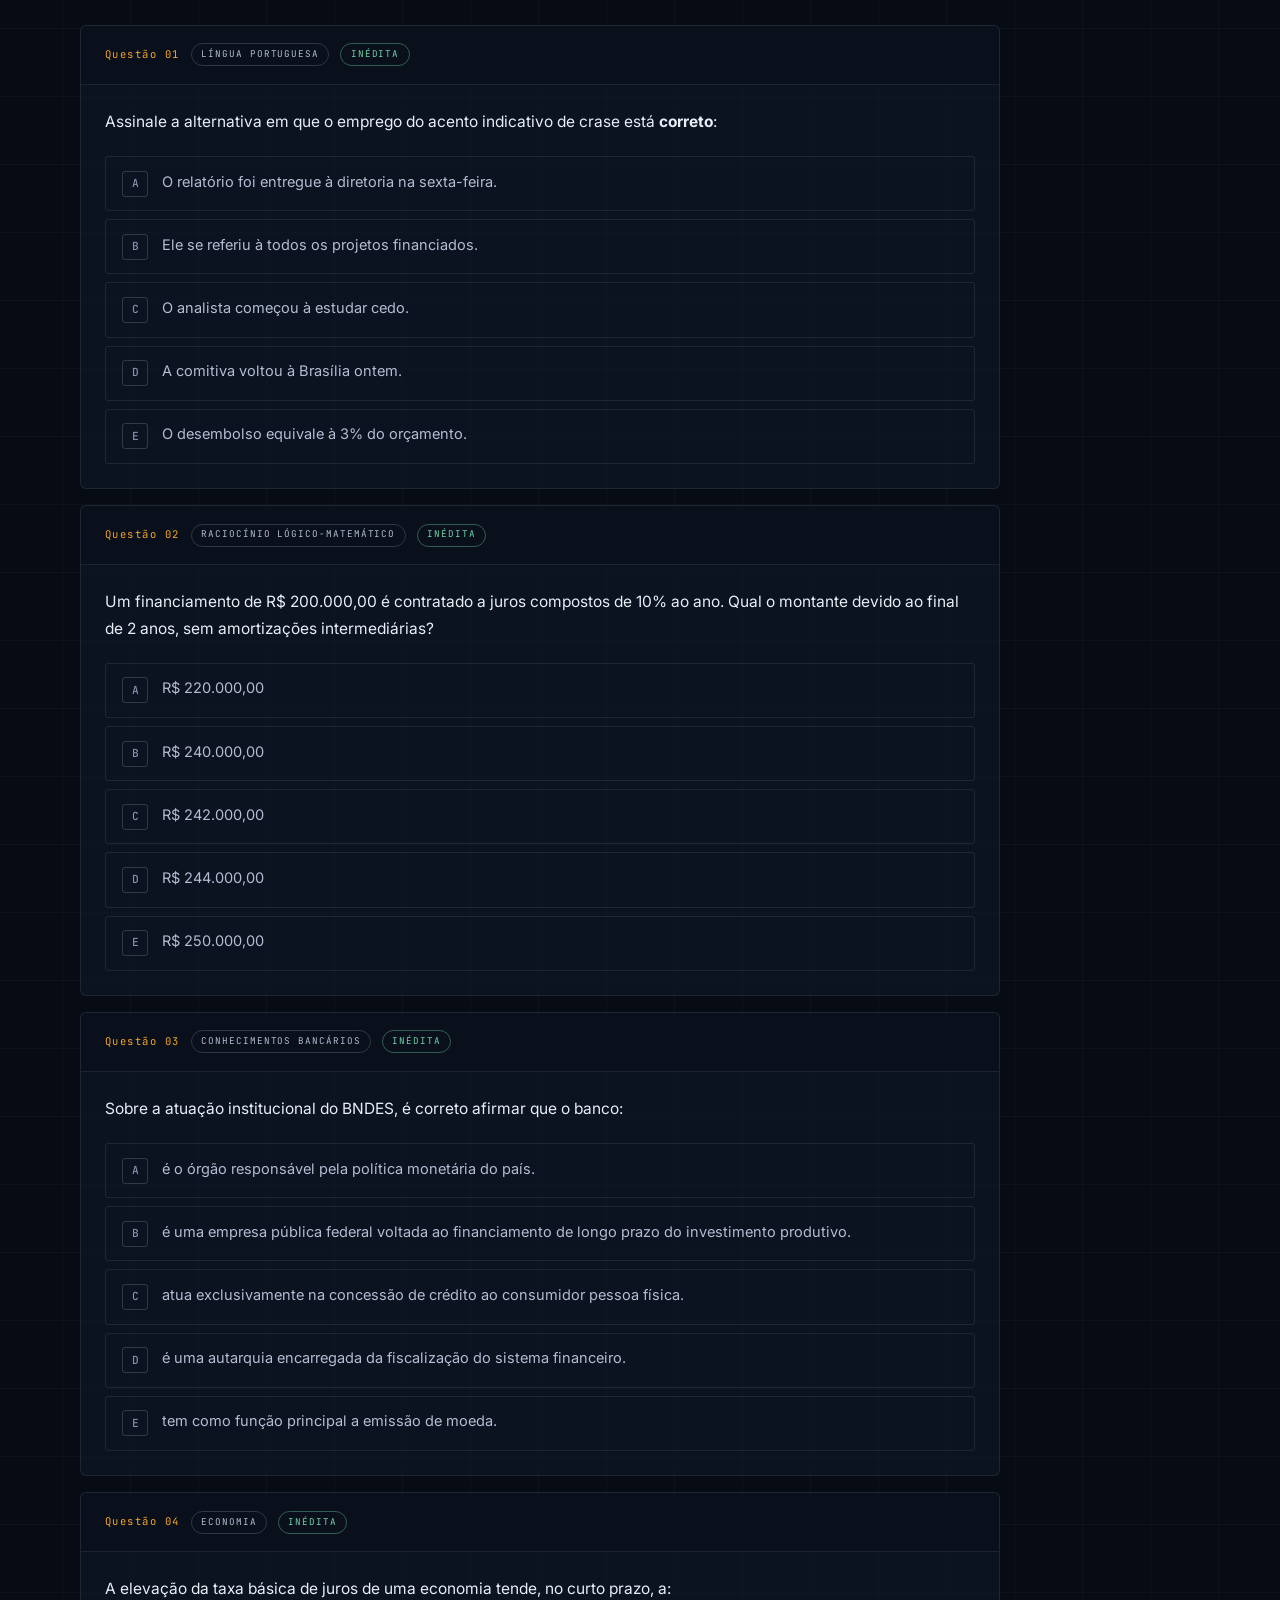
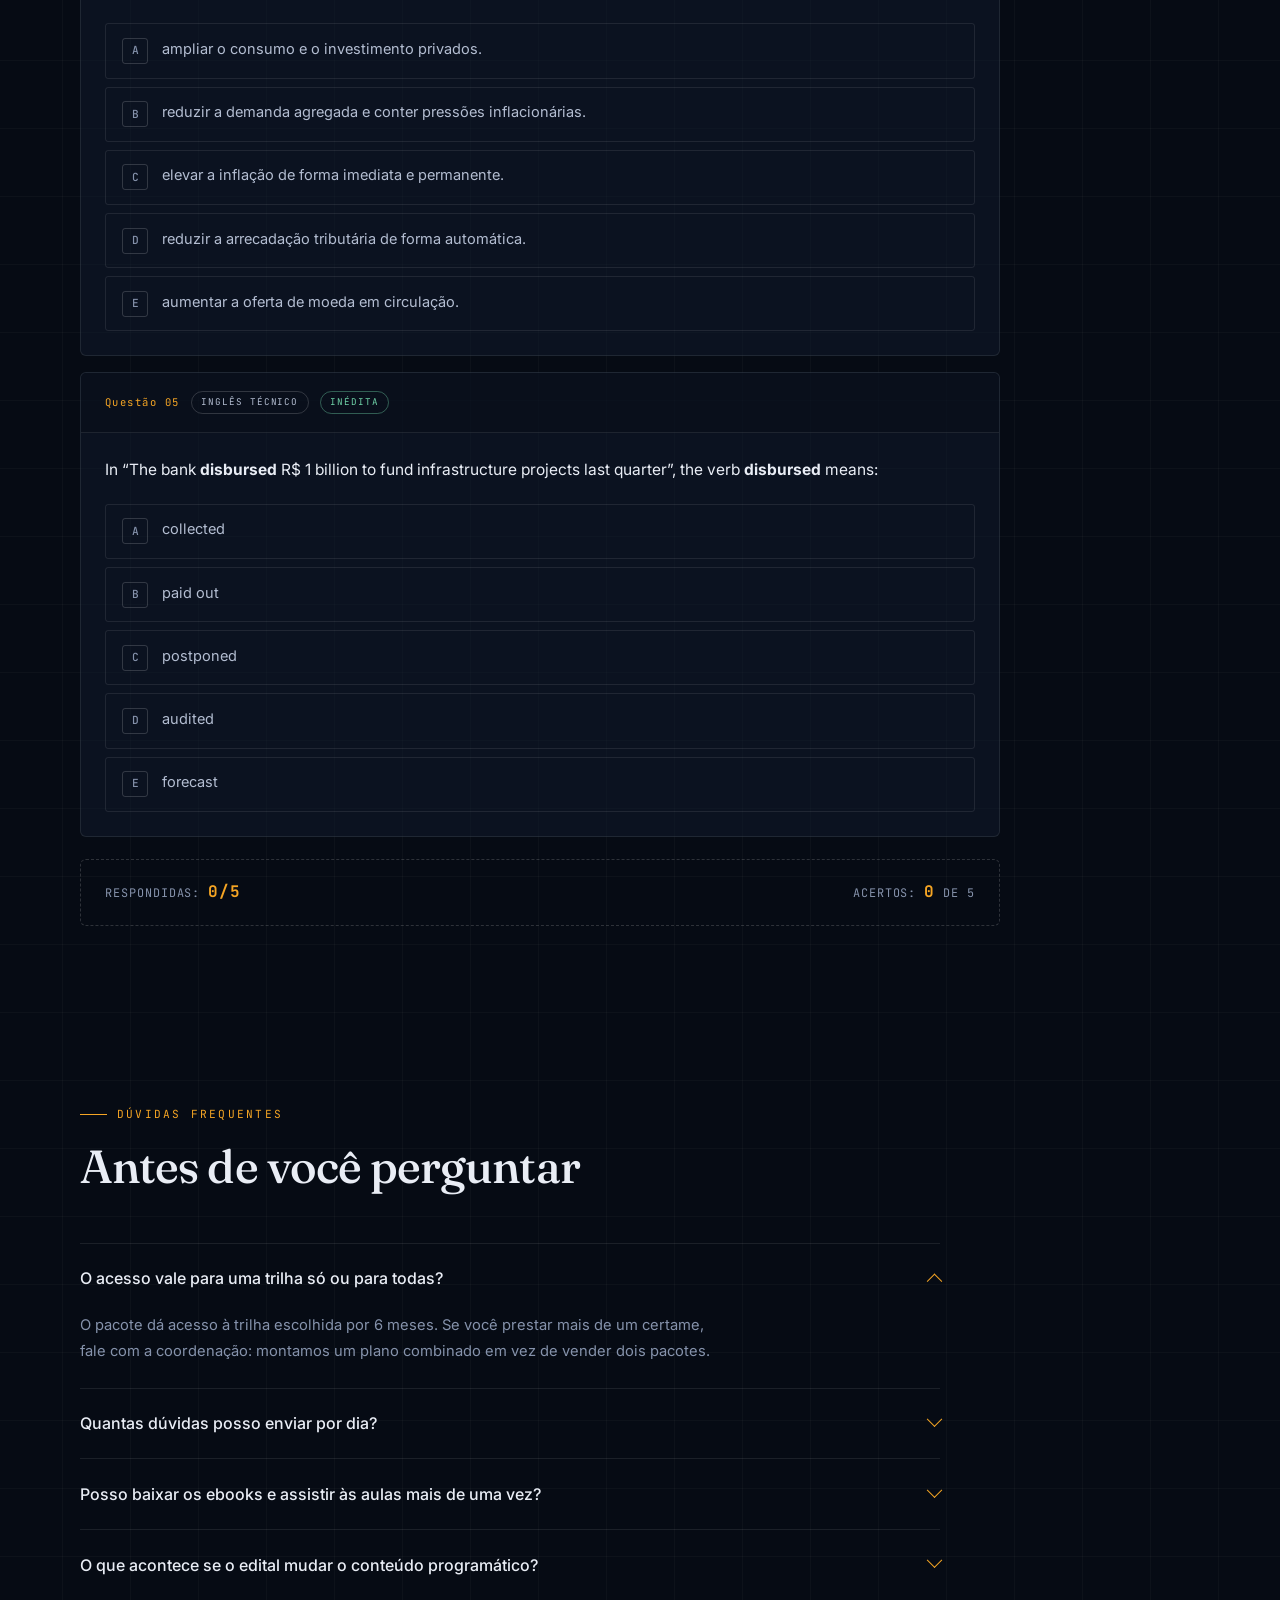
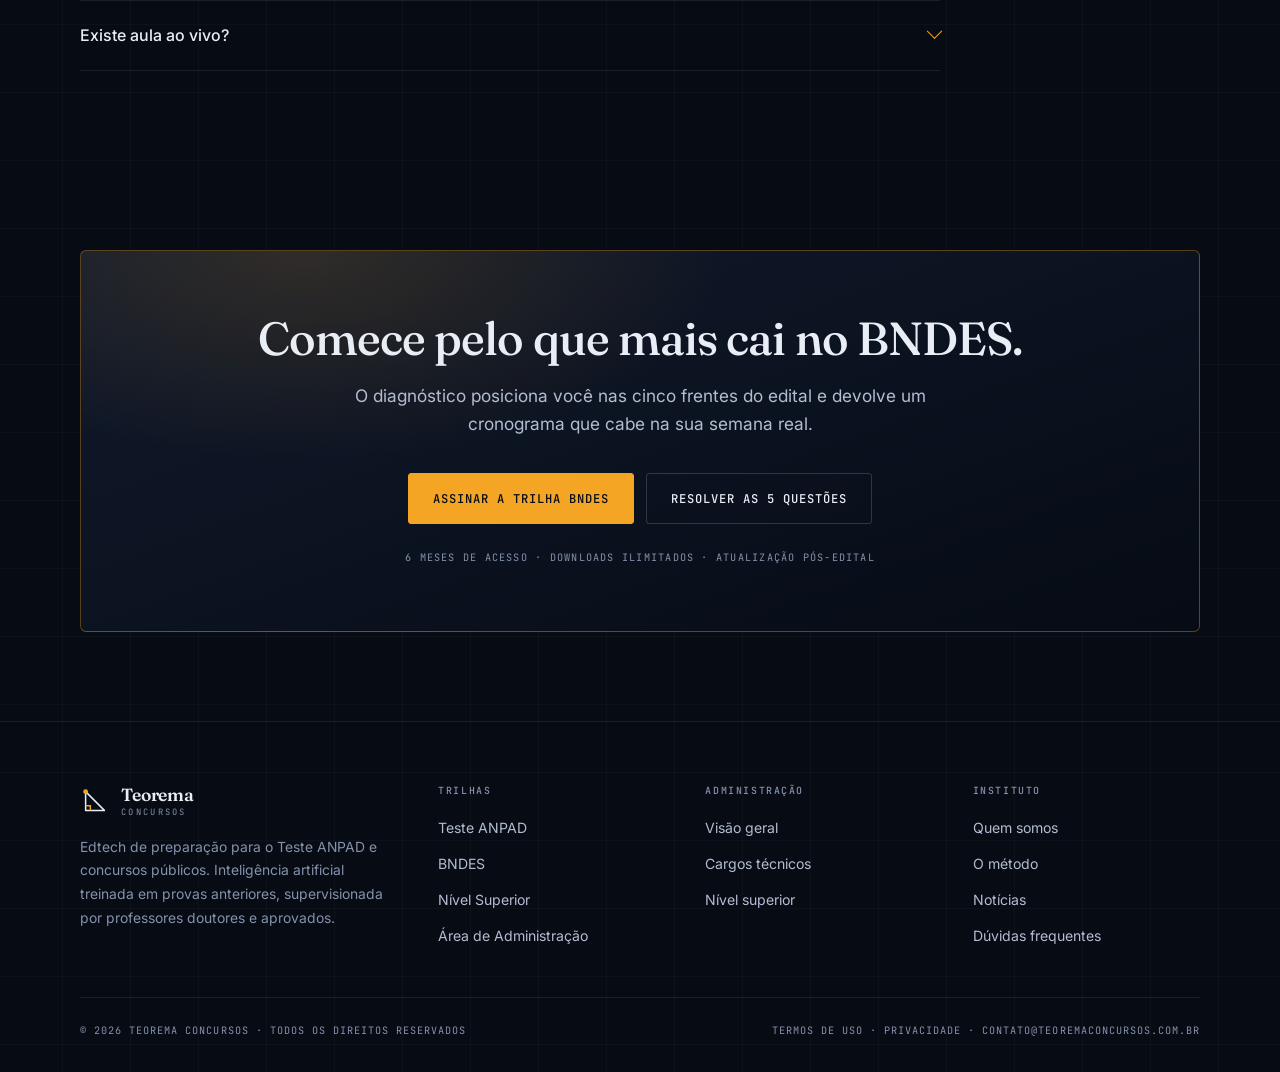
<file: bndes.html>
<!doctype html>
<html lang="pt-BR">
<head>
<meta charset="utf-8">
<meta name="viewport" content="width=device-width, initial-scale=1, viewport-fit=cover">
<title>Concurso BNDES — Teorema Concursos</title>
<meta name="description" content="Preparação para o concurso do BNDES: conhecimentos básicos e específicos, com IA treinada em provas anteriores, mentoria, simulados diários e atualização pós-edital.">
<meta name="theme-color" content="#060B14">
<meta property="og:title" content="Concurso BNDES — Teorema Concursos">
<meta property="og:description" content="Preparação para o concurso do BNDES: conhecimentos básicos e específicos, com IA treinada em provas anteriores, mentoria, simulados diários e atualização pós-edital.">
<meta property="og:type" content="website">
<meta property="og:locale" content="pt_BR">
<link rel="icon" href="assets/favicon.svg" type="image/svg+xml">
<link rel="preconnect" href="https://fonts.googleapis.com">
<link rel="preconnect" href="https://fonts.gstatic.com" crossorigin>
<link rel="stylesheet" href="https://fonts.googleapis.com/css2?family=Fraunces:opsz,wght,SOFT,WONK@9..144,400..700,0..100,0..1&family=Inter:wght@400;500;600&family=JetBrains+Mono:wght@400;500&display=swap">
<link rel="stylesheet" href="assets/styles.css">
<script src="assets/app.js" defer></script>
</head>
<body>
<a class="skip" href="#main">Pular para o conteúdo</a>
<header class="nav" data-nav>
  <div class="shell">
    <div class="nav-in">
      <a class="brand" href="index.html" aria-label="Teorema Concursos — início">
          <svg class="brand-mark" viewBox="0 0 32 32" fill="none" aria-hidden="true">
            <path d="M6 26V6l20 20H6z" stroke="currentColor" stroke-width="1.6" stroke-linejoin="round"/>
            <path d="M6 21h5v5" stroke="#F5A524" stroke-width="1.6"/>
            <circle cx="6" cy="6" r="2.6" fill="#F5A524"/>
          </svg>
          <span class="brand-txt">
            <span class="brand-name">Teorema</span>
            <span class="brand-sub">Concursos</span>
          </span>
        </a>

      <nav class="nav-links" data-nav-links aria-label="Navegação principal">
        <a class="nav-link" href="index.html">Início</a>
        <a class="nav-link" href="anpad.html">ANPAD</a>
        <a class="nav-link is-active" href="bndes.html">BNDES</a>
        <a class="nav-link" href="nivel-superior.html">Nível Superior</a>

        <div class="nav-drop" data-drop>
          <button type="button" class="nav-link nav-toggle" data-drop-toggle aria-expanded="false">
            Administração <svg width="10" height="10" viewBox="0 0 10 10" fill="none" stroke="currentColor" stroke-width="1.7" aria-hidden="true"><path d="M1 3.5 5 7.5 9 3.5"/></svg>
          </button>
          <div class="nav-menu">
            <a href="administracao.html">Visão geral da área<span>Trilha 04</span></a>
            <a href="administracao-tecnicos.html">Cargos técnicos<span>Nível médio e técnico</span></a>
            <a href="administracao-nivel-superior.html">Cargos de nível superior<span>Analista e gestor</span></a>
          </div>
        </div>

        <a class="nav-link" href="index.html#noticias">Notícias</a>
        <a class="btn btn-ghost btn-sm" href="#planos">Entrar</a>
      </nav>

      <div class="nav-cta">
        <a class="btn btn-primary btn-sm" href="#planos">Quero começar</a>
      </div>

      <button class="burger" type="button" data-burger aria-label="Abrir menu" aria-expanded="false">
        <span></span>
      </button>
    </div>
  </div>
</header>
<main id="main">
<section class="hero">
  <div class="shell hero-in">
    <div>
      <p class="crumb"><a href="index.html">Início</a><span>/</span><a href="index.html#trilhas">Trilhas</a><span>/</span><b>BNDES</b></p>
      <p class="eyebrow">Trilha 02</p>
      <h1 class="h1">BNDES: a prova de<br>um banco de <span class="mark">desenvolvimento</span>.</h1>
      <p class="lede">O certame do BNDES cobra base sólida em português, raciocínio lógico-matemático e inglês instrumental, somada a conhecimentos de economia e ao conteúdo específico da sua área. A trilha organiza essas camadas na ordem em que elas rendem ponto.</p>
      <div class="actions">
        <a class="btn btn-primary" href="#planos">Assinar a trilha <svg width="12" height="12" viewBox="0 0 12 12" fill="none" stroke="currentColor" stroke-width="1.7" aria-hidden="true"><path d="M1.5 10.5 10.5 1.5M4 1.5h6.5V8"/></svg></a>
        <a class="btn btn-ghost" href="#questoes">Resolver 5 questões</a>
      </div>
      <div class="stats"><div class="stat"><b>2</b><small>Níveis de cargo</small></div><div class="stat"><b>+2 mil</b><small>Questões comentadas</small></div><div class="stat"><b>1/dia</b><small>Simulado sob medida</small></div><div class="stat"><b>6</b><small>Meses de acesso</small></div></div>
    </div>

    <div class="proof">
      <div class="proof-head">
        <span class="mono">Conteúdo programático</span>
        <span class="proof-tag">Trilha 02</span>
      </div>
      <div class="proof-rows">
        <div class="proof-row"><span class="mono">01</span><b>Língua Portuguesa</b><i>22 aulas</i></div>
        <div class="proof-row"><span class="mono">02</span><b>Raciocínio Lógico-Matemático</b><i>20 aulas</i></div>
        <div class="proof-row"><span class="mono">03</span><b>Inglês instrumental</b><i>12 aulas</i></div>
        <div class="proof-row"><span class="mono">04</span><b>Economia e conhecimentos bancários</b><i>18 aulas</i></div>
        <div class="proof-row"><span class="mono">05</span><b>Conhecimentos específicos da área</b><i>sob medida</i></div>
      </div>
    </div>
  </div>
</section>
<section class="sec">
  <div class="shell">
    <div class="sec-head sec-head-split">
      <div>
        <p class="eyebrow">Vídeo de apresentação</p>
        <h2 class="h2">Como estudar para o BNDES sem se perder no edital</h2>
      </div>
      <p class="lede">A coordenação percorre o histórico das últimas provas do banco e mostra onde o retorno por hora estudada é maior.</p>
    </div>
    <button class="video" type="button" data-video aria-label="Reproduzir vídeo de apresentação">
      <span class="video-in">
        <span class="video-play"><svg width="19" height="21" viewBox="0 0 19 21" fill="currentColor" aria-hidden="true"><path d="M19 10.5 0 21V0z"/></svg></span>
        <span class="video-label">Assista à apresentação da trilha</span>
        <span class="video-note" data-video-note>Vídeo de apresentação · 12 min</span>
      </span>
    </button>
  </div>
</section>
<section class="sec paper" id="incluso">
  <div class="shell">
    <div class="sec-head sec-head-split">
      <div>
        <p class="eyebrow">O que está incluso</p>
        <h2 class="h2">Tudo o que entra no pacote</h2>
      </div>
      <p class="lede">O mesmo conjunto vale para todas as trilhas. O que muda é o conteúdo programático e a calibragem dos simulados.</p>
    </div>
    <div class="grid grid-3">
      <article class="card">
        <span class="card-ico"><svg width="21" height="21" viewBox="0 0 24 24" fill="none" stroke="currentColor" stroke-width="1.5" stroke-linecap="round" stroke-linejoin="round" aria-hidden="true"><rect x="2" y="5" width="20" height="14" rx="1.5"/><path d="M10 9.5 15 12l-5 2.5z"/></svg></span>
        <h3 class="h4">Videoaulas por edital</h3>
        <p>Gravadas por professores doutores e aprovados, recortadas tópico a tópico conforme o conteúdo programático da trilha.</p>
      </article>
      <article class="card">
        <span class="card-ico"><svg width="21" height="21" viewBox="0 0 24 24" fill="none" stroke="currentColor" stroke-width="1.5" stroke-linecap="round" stroke-linejoin="round" aria-hidden="true"><circle cx="9" cy="8" r="3.2"/><path d="M3 20c0-3.3 2.7-6 6-6s6 2.7 6 6"/><path d="M16 5.5a3 3 0 0 1 0 5.6M18.5 20c0-2.2-.9-4.2-2.4-5.6"/></svg></span>
        <h3 class="h4">Mentoria nos estudos</h3>
        <p>Acompanhamento da coordenação acadêmica: cronograma, ajuste de rota e cobrança de entrega quando a semana desanda.</p>
      </article>
      <article class="card">
        <span class="card-ico"><svg width="21" height="21" viewBox="0 0 24 24" fill="none" stroke="currentColor" stroke-width="1.5" stroke-linecap="round" stroke-linejoin="round" aria-hidden="true"><circle cx="12" cy="12" r="8.5"/><circle cx="12" cy="12" r="3.5"/><path d="M12 1.5v3M12 19.5v3M1.5 12h3M19.5 12h3"/></svg></span>
        <h3 class="h4">Simulados diários sob medida</h3>
        <p>Todo dia um simulado novo, montado a partir dos seus erros do dia anterior. O que já está consolidado sai de cena.</p>
      </article>
      <article class="card">
        <span class="card-ico"><svg width="21" height="21" viewBox="0 0 24 24" fill="none" stroke="currentColor" stroke-width="1.5" stroke-linecap="round" stroke-linejoin="round" aria-hidden="true"><rect x="4" y="8" width="16" height="12" rx="2"/><path d="M12 4v4M9 13h.01M15 13h.01M9.5 16.5h5"/></svg></span>
        <h3 class="h4">Dúvidas respondidas na hora</h3>
        <p>Resposta imediata dos nossos cérebros eletrônicos, supervisionada pelos professores. Limite de 5 interações por dia.</p>
      </article>
      <article class="card">
        <span class="card-ico"><svg width="21" height="21" viewBox="0 0 24 24" fill="none" stroke="currentColor" stroke-width="1.5" stroke-linecap="round" stroke-linejoin="round" aria-hidden="true"><path d="M6 3h8l4 4v14H6z"/><path d="M14 3v4h4M9 12h6M9 16h4"/></svg></span>
        <h3 class="h4">Ebooks e podcasts</h3>
        <p>Material autoral para ler no computador e ouvir no deslocamento, com download liberado e sem limite de visualizações.</p>
      </article>
      <article class="card">
        <span class="card-ico"><svg width="21" height="21" viewBox="0 0 24 24" fill="none" stroke="currentColor" stroke-width="1.5" stroke-linecap="round" stroke-linejoin="round" aria-hidden="true"><circle cx="12" cy="12" r="8.5"/><path d="M12 7v5.2l3.4 2"/></svg></span>
        <h3 class="h4">Atualização pós-edital</h3>
        <p>Publicado o edital, o material é remapeado e os simulados recalibrados para a banca anunciada, sem custo adicional.</p>
      </article>
    </div>
  </div>
</section>
<section class="sec" id="planos">
  <div class="shell">
    <div class="sec-head sec-head-split">
      <div>
        <p class="eyebrow">Investimento</p>
        <h2 class="h2">Um pacote. Seis meses. Tudo incluído.</h2>
      </div>
      <p class="lede">Trilha 02 — BNDES. O mesmo pacote de todas as trilhas, com conteúdo programático específico do certame.</p>
    </div>

    <div class="price-wrap">
      <div class="price">
        <span class="price-badge">Pacote 6 meses</span>
        <span class="price-old">de 12 x R$ 389,90</span>
        <p class="price-now">
          <span class="x">12 x</span>
          <span class="v">R$ 119,90</span>
          <span class="c">/mês</span>
        </p>
        <p class="price-sub">Acesso completo por 6 meses. Sem limite de visualizações nem de downloads.</p>
    <ul class="checks">
      <li class="check"><svg width="16" height="16" viewBox="0 0 16 16" fill="none" stroke="currentColor" stroke-width="1.9" aria-hidden="true"><path d="M2 8.6 6 12.6 14 3.4"/></svg><span><b>Videoaulas</b> específicas para o edital da trilha</span></li>
      <li class="check"><svg width="16" height="16" viewBox="0 0 16 16" fill="none" stroke="currentColor" stroke-width="1.9" aria-hidden="true"><path d="M2 8.6 6 12.6 14 3.4"/></svg><span><b>Mentoria</b> de estudos com a coordenação acadêmica</span></li>
      <li class="check"><svg width="16" height="16" viewBox="0 0 16 16" fill="none" stroke="currentColor" stroke-width="1.9" aria-hidden="true"><path d="M2 8.6 6 12.6 14 3.4"/></svg><span><b>Podcasts</b> para revisar em deslocamento</span></li>
      <li class="check"><svg width="16" height="16" viewBox="0 0 16 16" fill="none" stroke="currentColor" stroke-width="1.9" aria-hidden="true"><path d="M2 8.6 6 12.6 14 3.4"/></svg><span><b>Ebooks</b> autorais, sem limite de download</span></li>
      <li class="check"><svg width="16" height="16" viewBox="0 0 16 16" fill="none" stroke="currentColor" stroke-width="1.9" aria-hidden="true"><path d="M2 8.6 6 12.6 14 3.4"/></svg><span><b>Simulados diários</b> gerados sob medida para o seu desempenho</span></li>
      <li class="check"><svg width="16" height="16" viewBox="0 0 16 16" fill="none" stroke="currentColor" stroke-width="1.9" aria-hidden="true"><path d="M2 8.6 6 12.6 14 3.4"/></svg><span><b>Dúvidas respondidas na hora</b> pela IA, com revisão dos professores (até 5 interações por dia)</span></li>
    </ul>
        <div class="actions">
          <a class="btn btn-primary" href="#planos">Assinar o pacote</a>
          <a class="btn btn-ghost" href="#questoes">Testar 5 questões</a>
        </div>
        <p class="price-fine">Valor promocional de lançamento. O limite de 5 interações diárias vale para as dúvidas respondidas de forma imediata; dúvidas encaminhadas à coordenação não têm limite.</p>
      </div>

      <div class="pledge">
        <span class="mono">Compromisso</span>
        <h3 class="h3">Atualização pós-edital garantida</h3>
        <p>Publicado o edital, o material é revisado e republicado para refletir exatamente o que foi cobrado — sem custo adicional e sem você precisar pedir.</p>
        <ul>
          <li>Conteúdo programático remapeado item a item em até 7 dias úteis.</li>
          <li>Novas videoaulas e ebooks para os tópicos que entraram no edital.</li>
          <li>Simulados recalibrados para a banca e o estilo da prova anunciada.</li>
          <li>Cronograma pessoal refeito a partir da data da prova.</li>
        </ul>
      </div>
    </div>
  </div>
</section>
<section class="sec">
  <div class="shell">
    <div class="ebook">
      <div class="ebook-cover">
        <span class="mono">Amostra grátis · Trilha 02</span>
        <h3>Economia para a prova do BNDES</h3>
        <small>Ebook autoral · 74 páginas · Teorema Concursos</small>
      </div>

      <div>
        <p class="eyebrow">Amostra de ebook</p>
        <h2 class="h2">Leia um capítulo antes de assinar</h2>
        <p class="lede">O capítulo de abertura do ebook de Economia, escrito para quem precisa entender o essencial sem virar economista. Conceitos que caem, exemplos com dados do próprio banco e questões comentadas ao final de cada bloco.</p>
        <ul class="ebook-toc">
          <li><span class="mono">01</span><span>O que um banco de desenvolvimento faz e por que isso cai na prova</span><i class="free">amostra grátis</i></li>
          <li><span class="mono">02</span><span>Juros, inflação e demanda agregada em linguagem de prova</span><i class="free">amostra grátis</i></li>
          <li><span class="mono">03</span><span>Política fiscal e política monetária: fronteiras cobradas</span><i class="">assinantes</i></li>
          <li><span class="mono">04</span><span>Indicadores macroeconômicos e como interpretá-los</span><i class="">assinantes</i></li>
          <li><span class="mono">05</span><span>Crédito de longo prazo e funding</span><i class="">assinantes</i></li>
          <li><span class="mono">06</span><span>80 questões comentadas em vídeo</span><i class="">assinantes</i></li>
        </ul>
        <div class="actions">
          <a class="btn btn-primary" href="#planos">Baixar a amostra</a>
          <a class="btn btn-ghost" href="#planos">Ver a biblioteca completa</a>
        </div>
      </div>
    </div>
  </div>
</section>
<section class="sec" id="questoes">
  <div class="shell">
    <div class="sec-head sec-head-split">
      <div>
        <p class="eyebrow">5 questões inéditas</p>
        <h2 class="h2">Responda agora. O comentário aparece na hora.</h2>
      </div>
      <p class="lede">Cinco questões inéditas no recorte do certame: português, raciocínio lógico-matemático, conhecimentos bancários, economia e inglês técnico.</p>
    </div>

    <div class="quiz" data-quiz>
      <article class="q" data-q>
        <header class="q-head">
          <span class="q-n">Questão 01</span>
          <span class="q-tag">Língua Portuguesa</span>
          <span class="q-tag q-tag-new">Inédita</span>
        </header>
        <div class="q-body">
          <p class="q-stem">Assinale a alternativa em que o emprego do acento indicativo de crase está <b>correto</b>:</p>
          <div class="q-opts">
          <button class="q-opt" type="button" data-correct="true"><b>A</b><span>O relatório foi entregue à diretoria na sexta-feira.</span></button>
          <button class="q-opt" type="button"><b>B</b><span>Ele se referiu à todos os projetos financiados.</span></button>
          <button class="q-opt" type="button"><b>C</b><span>O analista começou à estudar cedo.</span></button>
          <button class="q-opt" type="button"><b>D</b><span>A comitiva voltou à Brasília ontem.</span></button>
          <button class="q-opt" type="button"><b>E</b><span>O desembolso equivale à 3% do orçamento.</span></button>
          </div>
          <div class="q-feedback" hidden>
            <span class="mono">Comentário do professor</span>
            <p>Em A há fusão da preposição exigida por “entregue a” com o artigo feminino de “a diretoria”. Em B, “todos” é masculino e não admite artigo feminino; em C, antes de verbo no infinitivo não há artigo; em D, “Brasília” não admite artigo (“voltou de Brasília”, não “da Brasília”); em E, antes de numeral não se usa o artigo.</p>
          </div>
        </div>
      </article>
      <article class="q" data-q>
        <header class="q-head">
          <span class="q-n">Questão 02</span>
          <span class="q-tag">Raciocínio Lógico-Matemático</span>
          <span class="q-tag q-tag-new">Inédita</span>
        </header>
        <div class="q-body">
          <p class="q-stem">Um financiamento de R$ 200.000,00 é contratado a juros compostos de 10% ao ano. Qual o montante devido ao final de 2 anos, sem amortizações intermediárias?</p>
          <div class="q-opts">
          <button class="q-opt" type="button"><b>A</b><span>R$ 220.000,00</span></button>
          <button class="q-opt" type="button"><b>B</b><span>R$ 240.000,00</span></button>
          <button class="q-opt" type="button" data-correct="true"><b>C</b><span>R$ 242.000,00</span></button>
          <button class="q-opt" type="button"><b>D</b><span>R$ 244.000,00</span></button>
          <button class="q-opt" type="button"><b>E</b><span>R$ 250.000,00</span></button>
          </div>
          <div class="q-feedback" hidden>
            <span class="mono">Comentário do professor</span>
            <p>M = C × (1 + i)ⁿ = 200.000 × (1,10)² = 200.000 × 1,21 = R$ 242.000,00. A alternativa B (R$ 240.000,00) é a armadilha: corresponde a juros simples, em que os 10% incidem sempre sobre o capital inicial e não sobre o montante acumulado.</p>
          </div>
        </div>
      </article>
      <article class="q" data-q>
        <header class="q-head">
          <span class="q-n">Questão 03</span>
          <span class="q-tag">Conhecimentos Bancários</span>
          <span class="q-tag q-tag-new">Inédita</span>
        </header>
        <div class="q-body">
          <p class="q-stem">Sobre a atuação institucional do BNDES, é correto afirmar que o banco:</p>
          <div class="q-opts">
          <button class="q-opt" type="button"><b>A</b><span>é o órgão responsável pela política monetária do país.</span></button>
          <button class="q-opt" type="button" data-correct="true"><b>B</b><span>é uma empresa pública federal voltada ao financiamento de longo prazo do investimento produtivo.</span></button>
          <button class="q-opt" type="button"><b>C</b><span>atua exclusivamente na concessão de crédito ao consumidor pessoa física.</span></button>
          <button class="q-opt" type="button"><b>D</b><span>é uma autarquia encarregada da fiscalização do sistema financeiro.</span></button>
          <button class="q-opt" type="button"><b>E</b><span>tem como função principal a emissão de moeda.</span></button>
          </div>
          <div class="q-feedback" hidden>
            <span class="mono">Comentário do professor</span>
            <p>O BNDES é empresa pública federal e o principal instrumento de financiamento de longo prazo ao investimento no Brasil. Política monetária, fiscalização do sistema financeiro e emissão de moeda são competências do Banco Central — distinção que as bancas exploram sistematicamente.</p>
          </div>
        </div>
      </article>
      <article class="q" data-q>
        <header class="q-head">
          <span class="q-n">Questão 04</span>
          <span class="q-tag">Economia</span>
          <span class="q-tag q-tag-new">Inédita</span>
        </header>
        <div class="q-body">
          <p class="q-stem">A elevação da taxa básica de juros de uma economia tende, no curto prazo, a:</p>
          <div class="q-opts">
          <button class="q-opt" type="button"><b>A</b><span>ampliar o consumo e o investimento privados.</span></button>
          <button class="q-opt" type="button" data-correct="true"><b>B</b><span>reduzir a demanda agregada e conter pressões inflacionárias.</span></button>
          <button class="q-opt" type="button"><b>C</b><span>elevar a inflação de forma imediata e permanente.</span></button>
          <button class="q-opt" type="button"><b>D</b><span>reduzir a arrecadação tributária de forma automática.</span></button>
          <button class="q-opt" type="button"><b>E</b><span>aumentar a oferta de moeda em circulação.</span></button>
          </div>
          <div class="q-feedback" hidden>
            <span class="mono">Comentário do professor</span>
            <p>Juros mais altos encarecem o crédito e tornam a poupança mais atrativa, o que desestimula consumo e investimento. A demanda agregada recua e, com ela, a pressão sobre os preços — mecanismo central do regime de metas de inflação.</p>
          </div>
        </div>
      </article>
      <article class="q" data-q>
        <header class="q-head">
          <span class="q-n">Questão 05</span>
          <span class="q-tag">Inglês Técnico</span>
          <span class="q-tag q-tag-new">Inédita</span>
        </header>
        <div class="q-body">
          <p class="q-stem">In “The bank <b>disbursed</b> R$ 1 billion to fund infrastructure projects last quarter”, the verb <b>disbursed</b> means:</p>
          <div class="q-opts">
          <button class="q-opt" type="button"><b>A</b><span>collected</span></button>
          <button class="q-opt" type="button" data-correct="true"><b>B</b><span>paid out</span></button>
          <button class="q-opt" type="button"><b>C</b><span>postponed</span></button>
          <button class="q-opt" type="button"><b>D</b><span>audited</span></button>
          <button class="q-opt" type="button"><b>E</b><span>forecast</span></button>
          </div>
          <div class="q-feedback" hidden>
            <span class="mono">Comentário do professor</span>
            <p>“Disburse” é desembolsar: liberar recursos previamente contratados. O complemento (“to fund infrastructure projects”) confirma o fluxo de saída de recursos. “Collected” inverteria o sentido, e é a distração mais frequente em provas de inglês instrumental bancário.</p>
          </div>
        </div>
      </article>
    </div>

    <p class="quiz-score" data-score aria-live="polite">
      <span>Respondidas: <b data-score-done>0/5</b></span>
      <span>Acertos: <b data-score-val>0</b> de 5</span>
    </p>
  </div>
</section>
<section class="sec" id="duvidas">
  <div class="shell">
    <div class="sec-head">
      <p class="eyebrow">Dúvidas frequentes</p>
      <h2 class="h2">Antes de você perguntar</h2>
    </div>
    <div class="faq">
      <details open>
        <summary>O acesso vale para uma trilha só ou para todas?</summary>
        <p>O pacote dá acesso à trilha escolhida por 6 meses. Se você prestar mais de um certame, fale com a coordenação: montamos um plano combinado em vez de vender dois pacotes.</p>
      </details>
      <details>
        <summary>Quantas dúvidas posso enviar por dia?</summary>
        <p>São 5 interações diárias com resposta imediata, geradas pelos nossos cérebros eletrônicos a partir do acervo de questões comentadas e supervisionadas pelos professores. Dúvidas encaminhadas à coordenação acadêmica não entram nesse limite.</p>
      </details>
      <details>
        <summary>Posso baixar os ebooks e assistir às aulas mais de uma vez?</summary>
        <p>Sim. Não há limite de visualizações nem de downloads durante todo o período de acesso.</p>
      </details>
      <details>
        <summary>O que acontece se o edital mudar o conteúdo programático?</summary>
        <p>Entra em ação o compromisso de atualização pós-edital: remapeamos o conteúdo item a item em até 7 dias úteis, gravamos o que faltar e recalibramos os simulados para a banca anunciada, sem custo adicional.</p>
      </details>
      <details>
        <summary>Existe aula ao vivo?</summary>
        <p>Não. O Teorema entrega método, não grade de aulas: videoaulas gravadas, ebooks, podcasts, simulados diários sob medida e mentoria de acompanhamento.</p>
      </details>
    </div>
  </div>
</section>
<section class="sec">
  <div class="shell">
    <div class="cta">
      <h2 class="h2">Comece pelo que mais cai no BNDES.</h2>
      <p class="lede">O diagnóstico posiciona você nas cinco frentes do edital e devolve um cronograma que cabe na sua semana real.</p>
      <div class="actions">
        <a class="btn btn-primary" href="#planos">Assinar a Trilha BNDES</a>
        <a class="btn btn-ghost" href="#questoes">Resolver as 5 questões</a>
      </div>
      <p class="cta-fine">6 meses de acesso &middot; downloads ilimitados &middot; atualização pós-edital</p>
    </div>
  </div>
</section>
</main>
<footer class="foot">
  <div class="shell">
    <div class="foot-grid">
      <div class="foot-brand">
        <a class="brand" href="index.html" aria-label="Teorema Concursos — início">
          <svg class="brand-mark" viewBox="0 0 32 32" fill="none" aria-hidden="true">
            <path d="M6 26V6l20 20H6z" stroke="currentColor" stroke-width="1.6" stroke-linejoin="round"/>
            <path d="M6 21h5v5" stroke="#F5A524" stroke-width="1.6"/>
            <circle cx="6" cy="6" r="2.6" fill="#F5A524"/>
          </svg>
          <span class="brand-txt">
            <span class="brand-name">Teorema</span>
            <span class="brand-sub">Concursos</span>
          </span>
        </a>
        <p>Edtech de preparação para o Teste ANPAD e concursos públicos. Inteligência artificial treinada em provas anteriores, supervisionada por professores doutores e aprovados.</p>
      </div>

      <div class="foot-col">
        <h4>Trilhas</h4>
        <ul>
          <li><a href="anpad.html">Teste ANPAD</a></li>
          <li><a href="bndes.html">BNDES</a></li>
          <li><a href="nivel-superior.html">Nível Superior</a></li>
          <li><a href="administracao.html">Área de Administração</a></li>
        </ul>
      </div>

      <div class="foot-col">
        <h4>Administração</h4>
        <ul>
          <li><a href="administracao.html">Visão geral</a></li>
          <li><a href="administracao-tecnicos.html">Cargos técnicos</a></li>
          <li><a href="administracao-nivel-superior.html">Nível superior</a></li>
        </ul>
      </div>

      <div class="foot-col">
        <h4>Instituto</h4>
        <ul>
          <li><a href="index.html#quem-somos">Quem somos</a></li>
          <li><a href="index.html#metodo">O método</a></li>
          <li><a href="index.html#noticias">Notícias</a></li>
          <li><a href="index.html#duvidas">Dúvidas frequentes</a></li>
        </ul>
      </div>
    </div>

    <div class="foot-base">
      <span>&copy; <span data-year>2026</span> Teorema Concursos &middot; Todos os direitos reservados</span>
      <span>Termos de uso &middot; Privacidade &middot; contato@teoremaconcursos.com.br</span>
    </div>
  </div>
</footer>
</body>
</html>
</file>
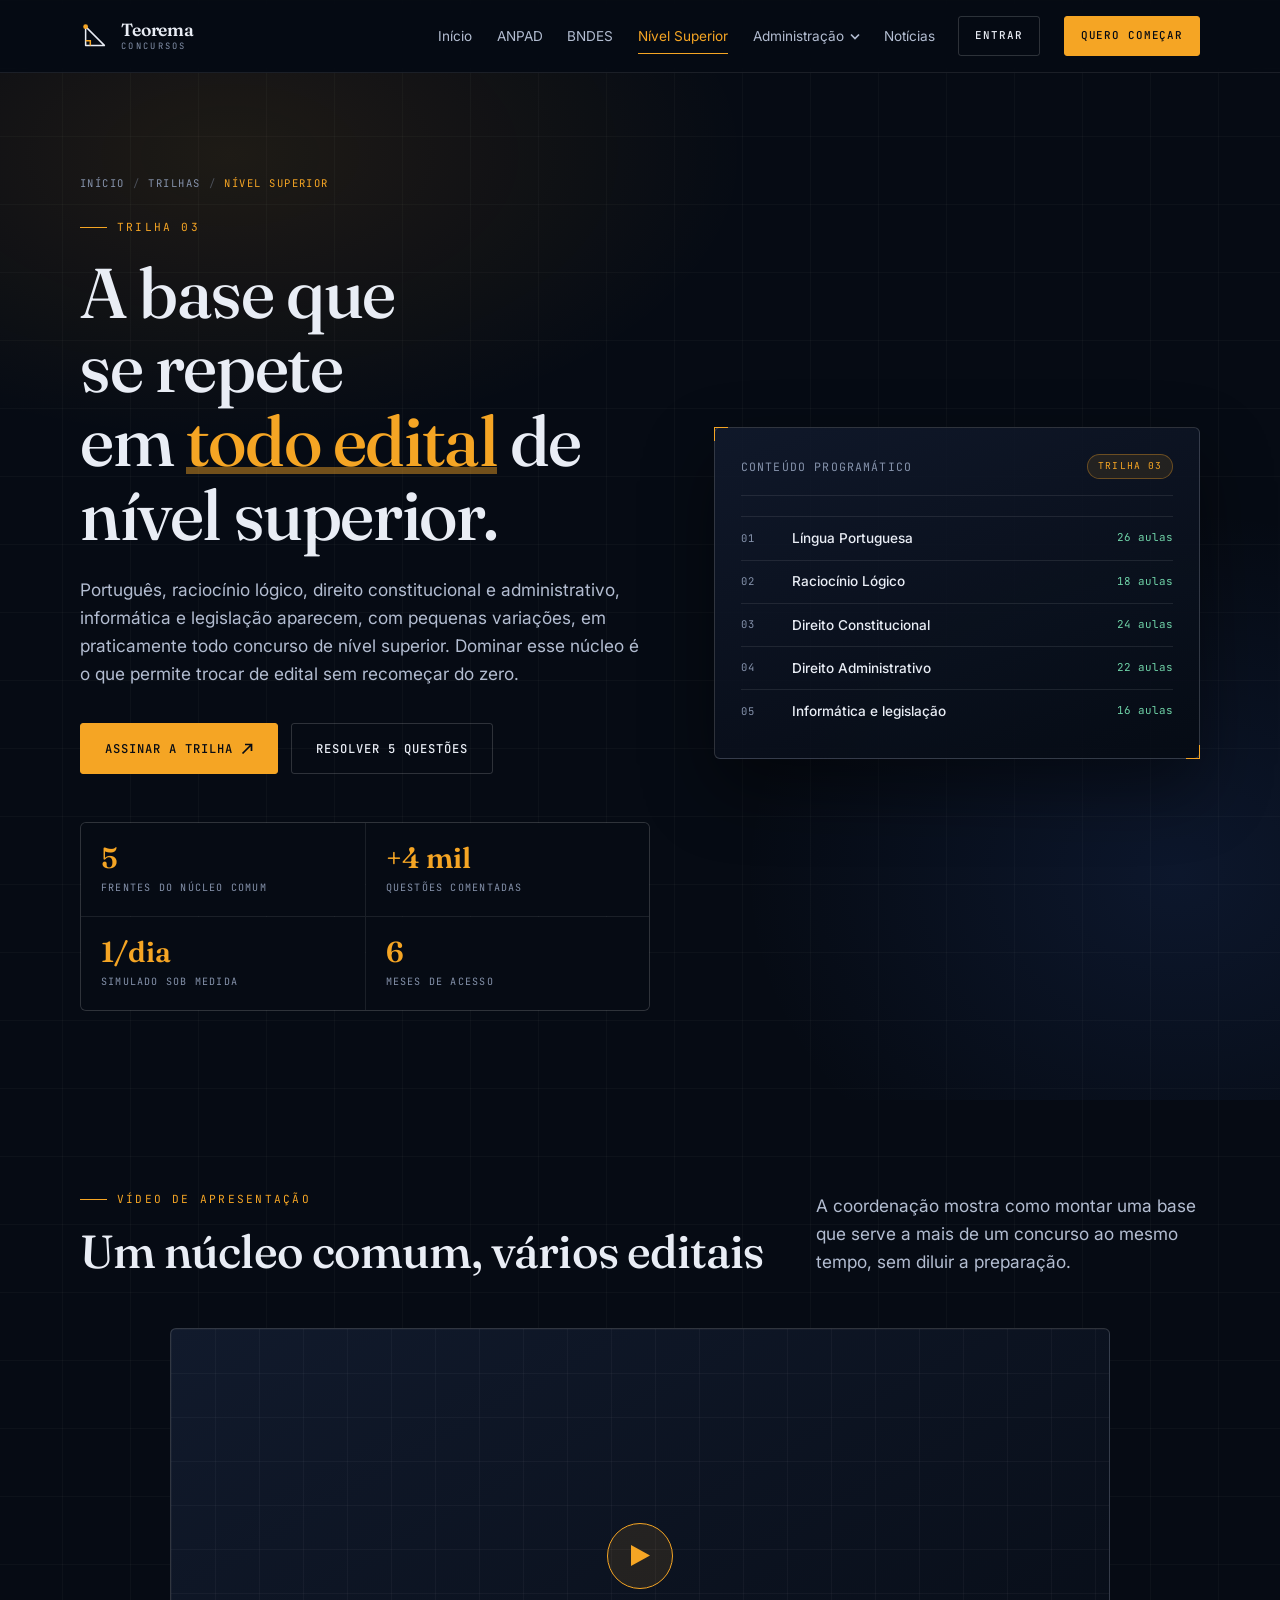
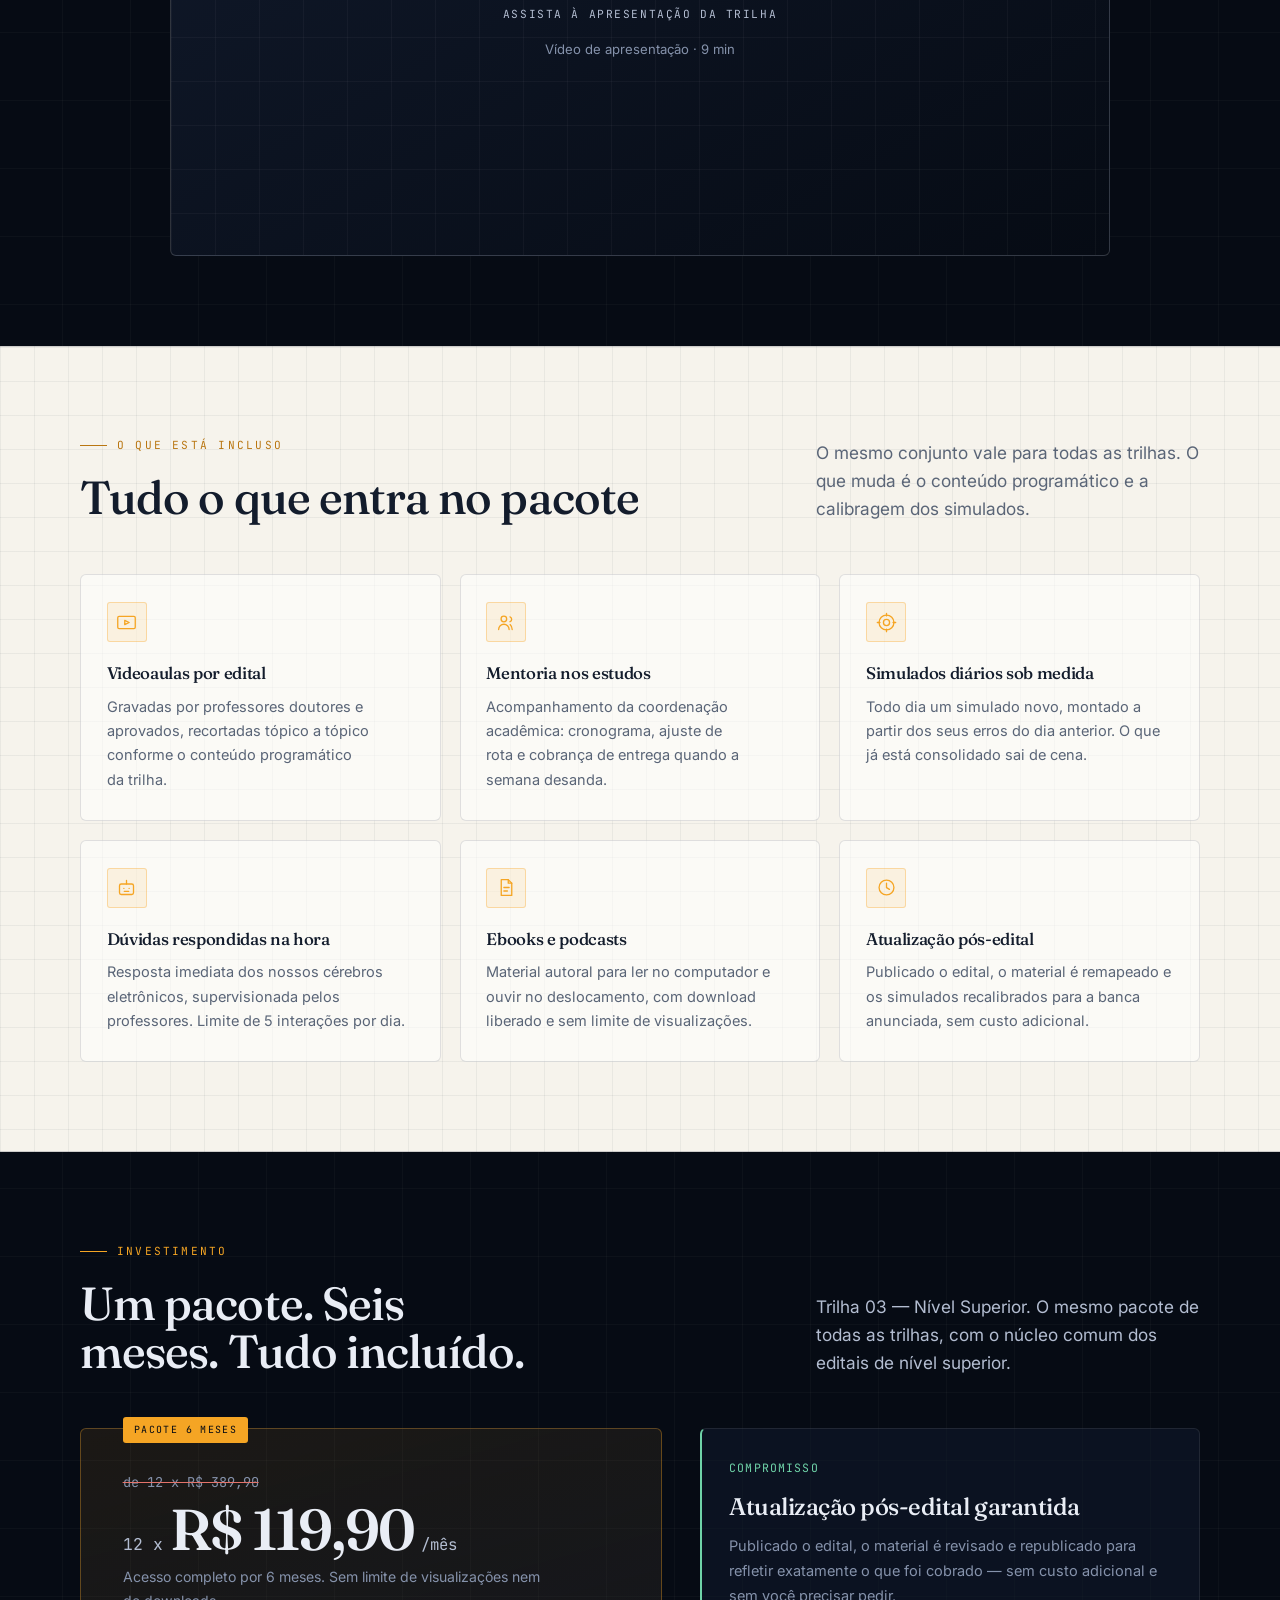
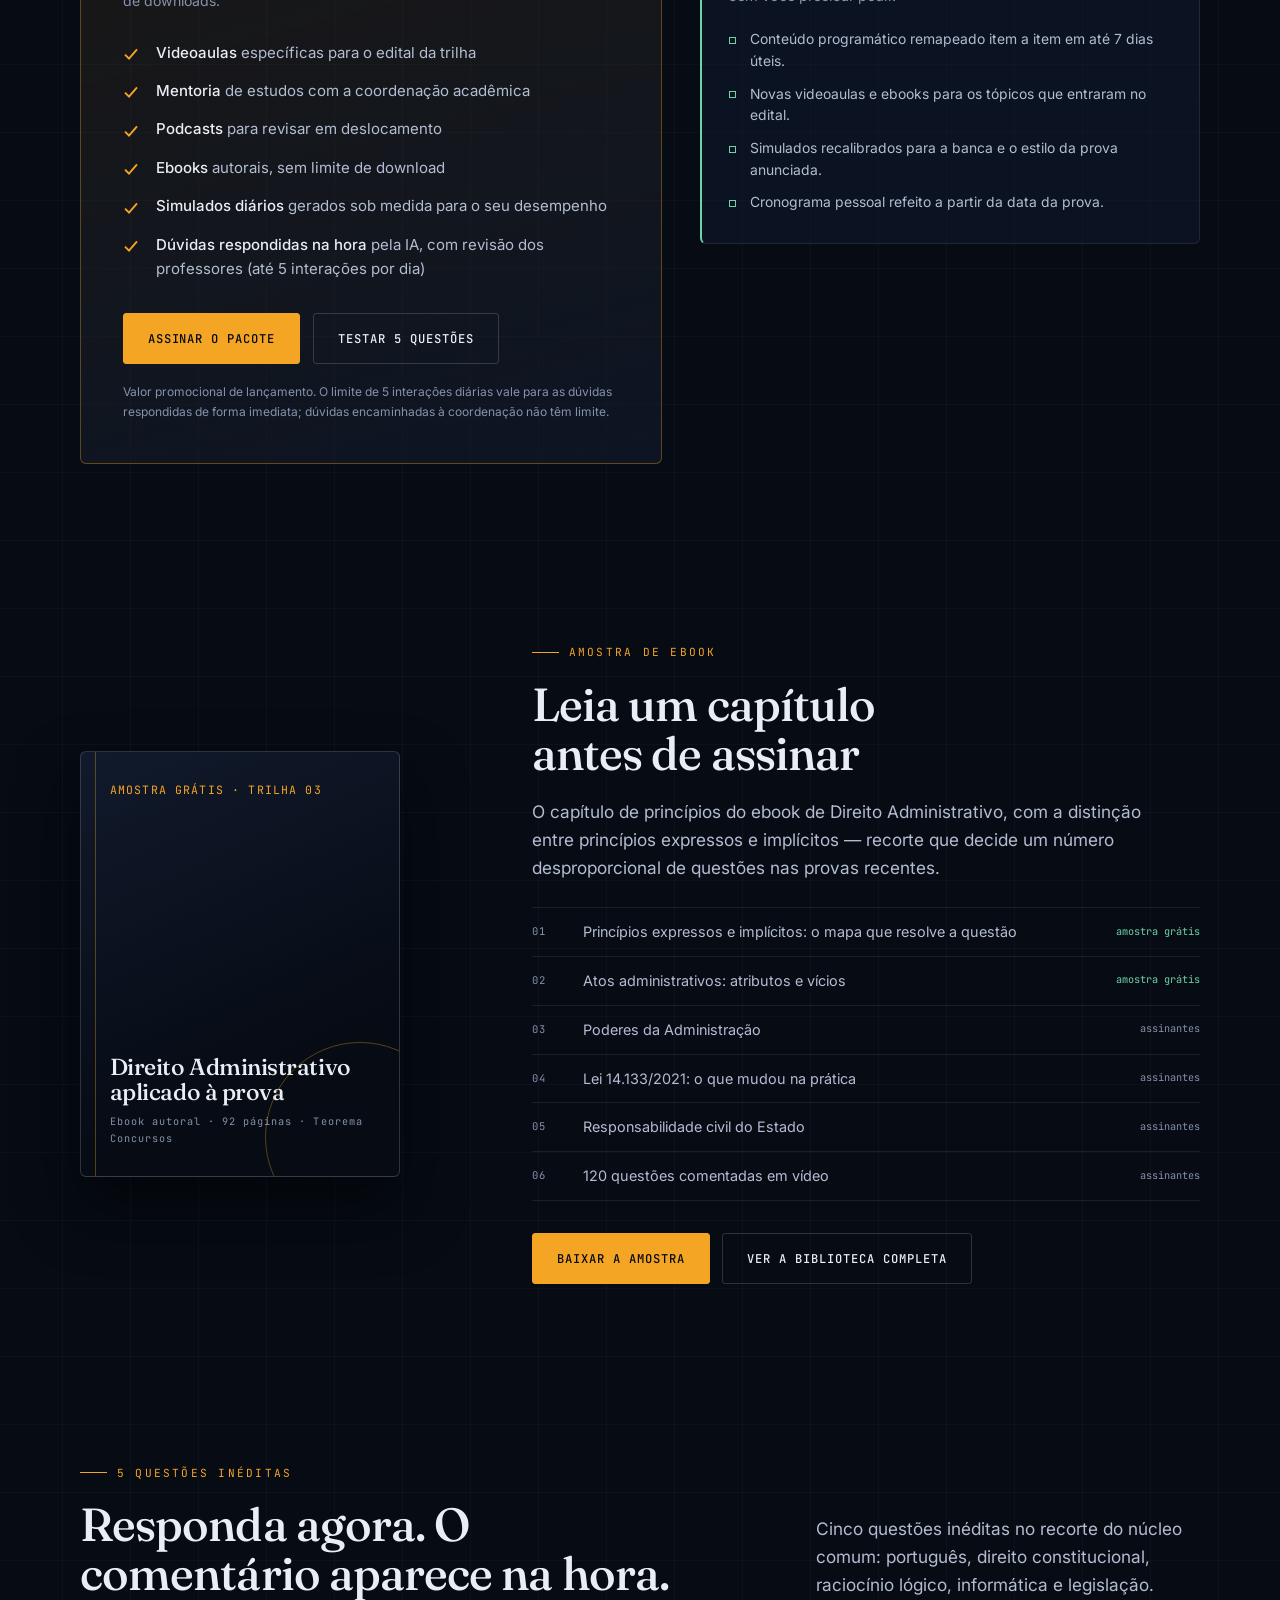
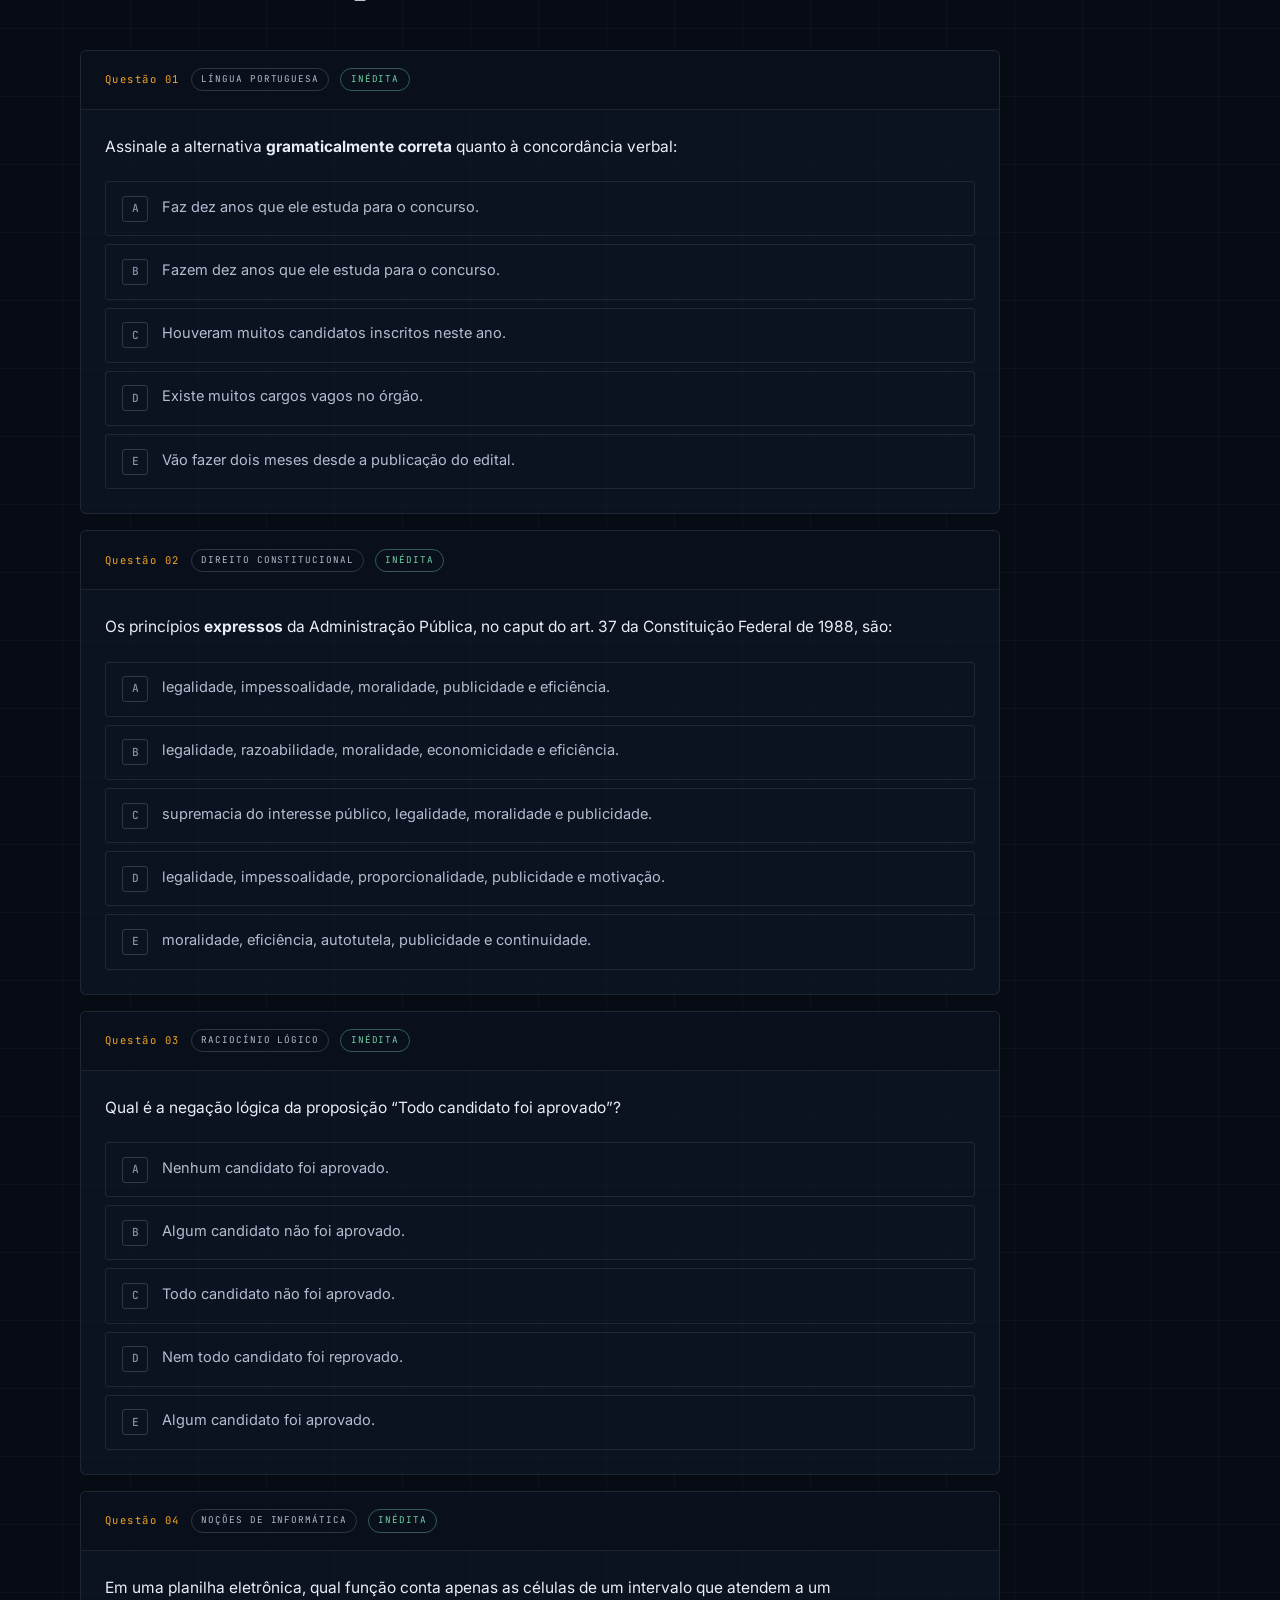
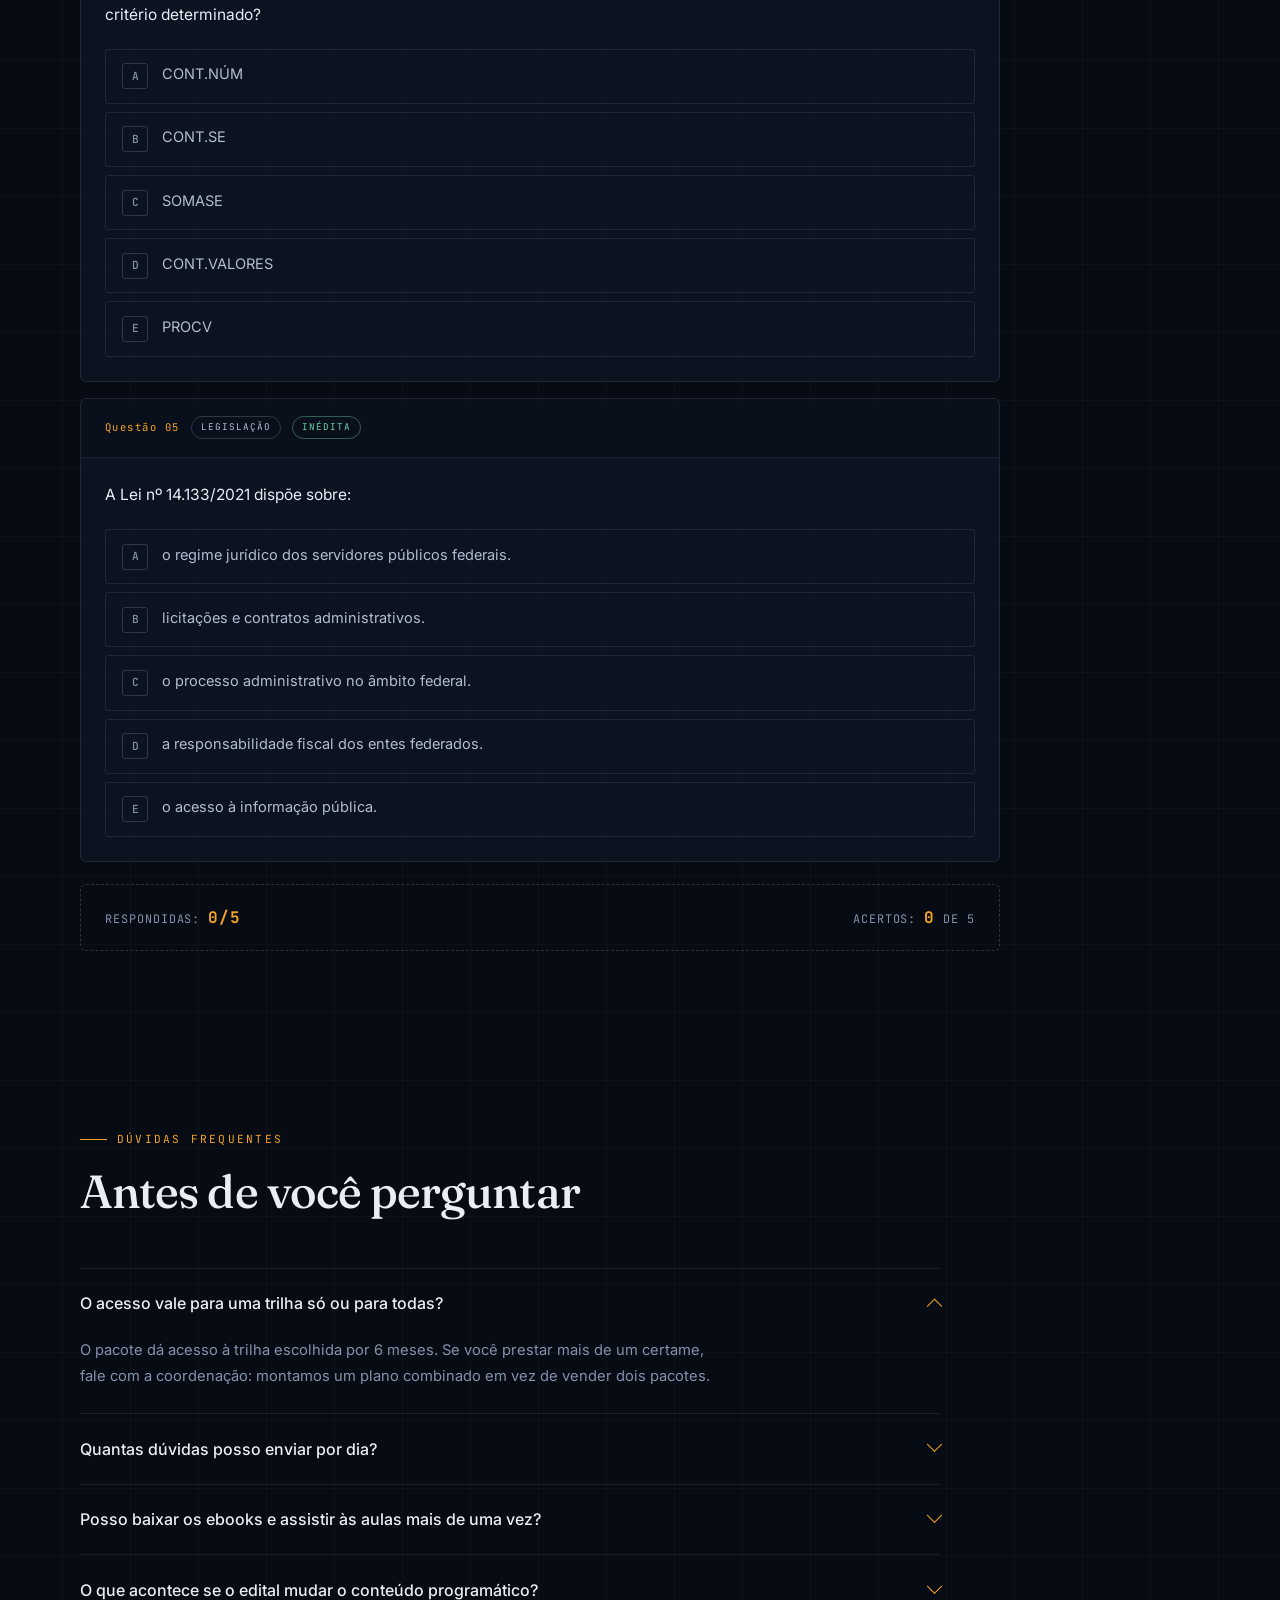
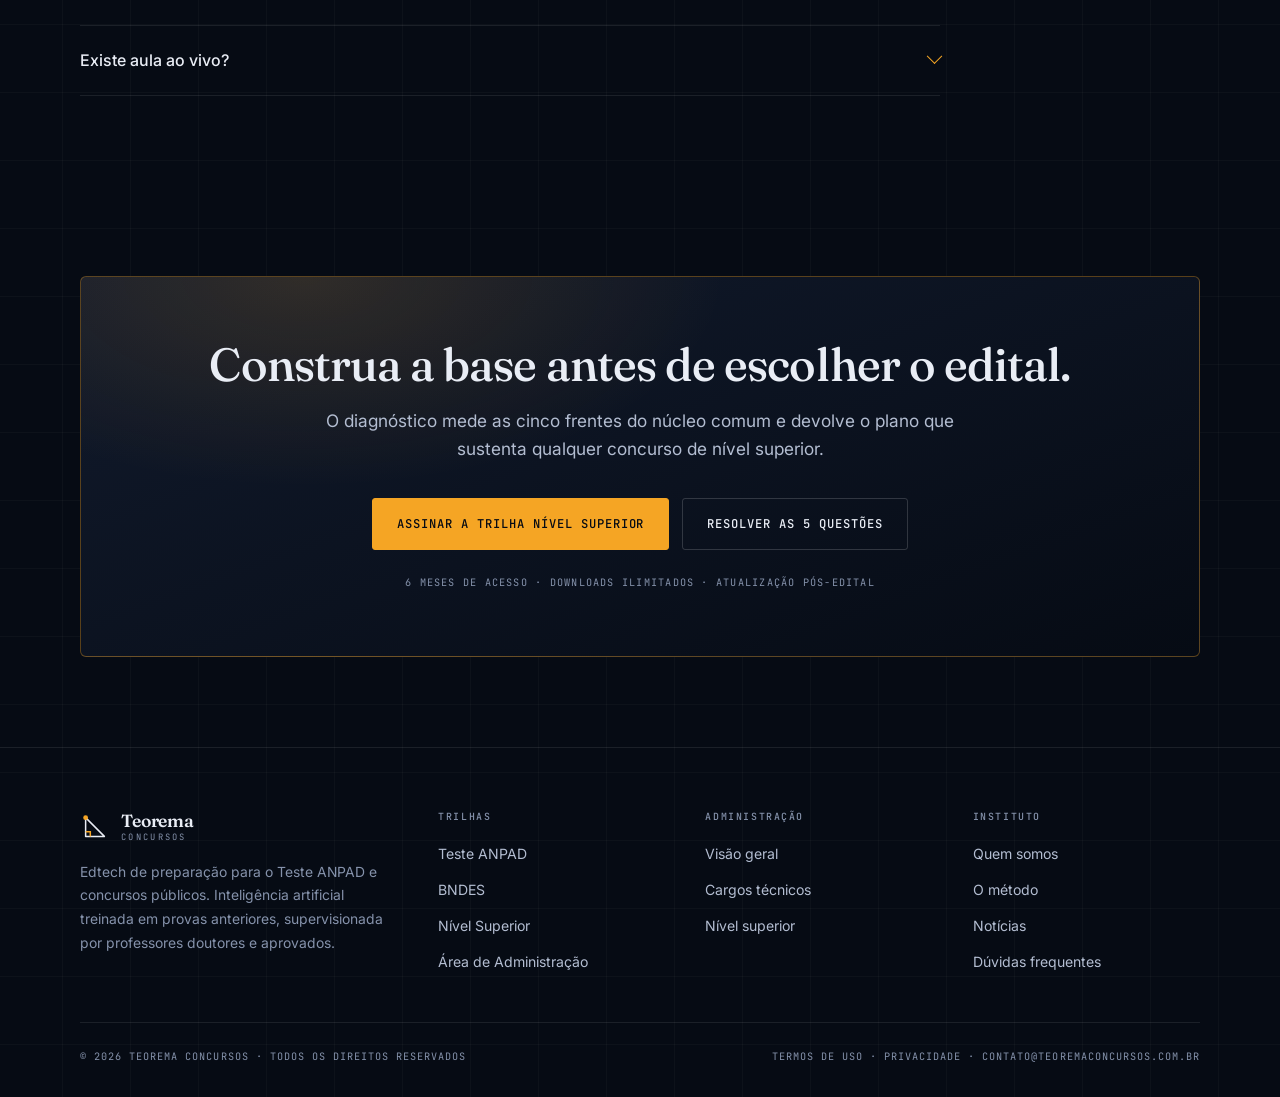
<file: nivel-superior.html>
<!doctype html>
<html lang="pt-BR">
<head>
<meta charset="utf-8">
<meta name="viewport" content="width=device-width, initial-scale=1, viewport-fit=cover">
<title>Concursos de Nível Superior — Teorema Concursos</title>
<meta name="description" content="Preparação para concursos públicos de nível superior: português, raciocínio lógico, direito constitucional e administrativo, informática e legislação, com simulados diários sob medida.">
<meta name="theme-color" content="#060B14">
<meta property="og:title" content="Concursos de Nível Superior — Teorema Concursos">
<meta property="og:description" content="Preparação para concursos públicos de nível superior: português, raciocínio lógico, direito constitucional e administrativo, informática e legislação, com simulados diários sob medida.">
<meta property="og:type" content="website">
<meta property="og:locale" content="pt_BR">
<link rel="icon" href="assets/favicon.svg" type="image/svg+xml">
<link rel="preconnect" href="https://fonts.googleapis.com">
<link rel="preconnect" href="https://fonts.gstatic.com" crossorigin>
<link rel="stylesheet" href="https://fonts.googleapis.com/css2?family=Fraunces:opsz,wght,SOFT,WONK@9..144,400..700,0..100,0..1&family=Inter:wght@400;500;600&family=JetBrains+Mono:wght@400;500&display=swap">
<link rel="stylesheet" href="assets/styles.css">
<script src="assets/app.js" defer></script>
</head>
<body>
<a class="skip" href="#main">Pular para o conteúdo</a>
<header class="nav" data-nav>
  <div class="shell">
    <div class="nav-in">
      <a class="brand" href="index.html" aria-label="Teorema Concursos — início">
          <svg class="brand-mark" viewBox="0 0 32 32" fill="none" aria-hidden="true">
            <path d="M6 26V6l20 20H6z" stroke="currentColor" stroke-width="1.6" stroke-linejoin="round"/>
            <path d="M6 21h5v5" stroke="#F5A524" stroke-width="1.6"/>
            <circle cx="6" cy="6" r="2.6" fill="#F5A524"/>
          </svg>
          <span class="brand-txt">
            <span class="brand-name">Teorema</span>
            <span class="brand-sub">Concursos</span>
          </span>
        </a>

      <nav class="nav-links" data-nav-links aria-label="Navegação principal">
        <a class="nav-link" href="index.html">Início</a>
        <a class="nav-link" href="anpad.html">ANPAD</a>
        <a class="nav-link" href="bndes.html">BNDES</a>
        <a class="nav-link is-active" href="nivel-superior.html">Nível Superior</a>

        <div class="nav-drop" data-drop>
          <button type="button" class="nav-link nav-toggle" data-drop-toggle aria-expanded="false">
            Administração <svg width="10" height="10" viewBox="0 0 10 10" fill="none" stroke="currentColor" stroke-width="1.7" aria-hidden="true"><path d="M1 3.5 5 7.5 9 3.5"/></svg>
          </button>
          <div class="nav-menu">
            <a href="administracao.html">Visão geral da área<span>Trilha 04</span></a>
            <a href="administracao-tecnicos.html">Cargos técnicos<span>Nível médio e técnico</span></a>
            <a href="administracao-nivel-superior.html">Cargos de nível superior<span>Analista e gestor</span></a>
          </div>
        </div>

        <a class="nav-link" href="index.html#noticias">Notícias</a>
        <a class="btn btn-ghost btn-sm" href="#planos">Entrar</a>
      </nav>

      <div class="nav-cta">
        <a class="btn btn-primary btn-sm" href="#planos">Quero começar</a>
      </div>

      <button class="burger" type="button" data-burger aria-label="Abrir menu" aria-expanded="false">
        <span></span>
      </button>
    </div>
  </div>
</header>
<main id="main">
<section class="hero">
  <div class="shell hero-in">
    <div>
      <p class="crumb"><a href="index.html">Início</a><span>/</span><a href="index.html#trilhas">Trilhas</a><span>/</span><b>Nível Superior</b></p>
      <p class="eyebrow">Trilha 03</p>
      <h1 class="h1">A base que se repete<br>em <span class="mark">todo edital</span> de nível superior.</h1>
      <p class="lede">Português, raciocínio lógico, direito constitucional e administrativo, informática e legislação aparecem, com pequenas variações, em praticamente todo concurso de nível superior. Dominar esse núcleo é o que permite trocar de edital sem recomeçar do zero.</p>
      <div class="actions">
        <a class="btn btn-primary" href="#planos">Assinar a trilha <svg width="12" height="12" viewBox="0 0 12 12" fill="none" stroke="currentColor" stroke-width="1.7" aria-hidden="true"><path d="M1.5 10.5 10.5 1.5M4 1.5h6.5V8"/></svg></a>
        <a class="btn btn-ghost" href="#questoes">Resolver 5 questões</a>
      </div>
      <div class="stats"><div class="stat"><b>5</b><small>Frentes do núcleo comum</small></div><div class="stat"><b>+4 mil</b><small>Questões comentadas</small></div><div class="stat"><b>1/dia</b><small>Simulado sob medida</small></div><div class="stat"><b>6</b><small>Meses de acesso</small></div></div>
    </div>

    <div class="proof">
      <div class="proof-head">
        <span class="mono">Conteúdo programático</span>
        <span class="proof-tag">Trilha 03</span>
      </div>
      <div class="proof-rows">
        <div class="proof-row"><span class="mono">01</span><b>Língua Portuguesa</b><i>26 aulas</i></div>
        <div class="proof-row"><span class="mono">02</span><b>Raciocínio Lógico</b><i>18 aulas</i></div>
        <div class="proof-row"><span class="mono">03</span><b>Direito Constitucional</b><i>24 aulas</i></div>
        <div class="proof-row"><span class="mono">04</span><b>Direito Administrativo</b><i>22 aulas</i></div>
        <div class="proof-row"><span class="mono">05</span><b>Informática e legislação</b><i>16 aulas</i></div>
      </div>
    </div>
  </div>
</section>
<section class="sec">
  <div class="shell">
    <div class="sec-head sec-head-split">
      <div>
        <p class="eyebrow">Vídeo de apresentação</p>
        <h2 class="h2">Um núcleo comum, vários editais</h2>
      </div>
      <p class="lede">A coordenação mostra como montar uma base que serve a mais de um concurso ao mesmo tempo, sem diluir a preparação.</p>
    </div>
    <button class="video" type="button" data-video aria-label="Reproduzir vídeo de apresentação">
      <span class="video-in">
        <span class="video-play"><svg width="19" height="21" viewBox="0 0 19 21" fill="currentColor" aria-hidden="true"><path d="M19 10.5 0 21V0z"/></svg></span>
        <span class="video-label">Assista à apresentação da trilha</span>
        <span class="video-note" data-video-note>Vídeo de apresentação · 9 min</span>
      </span>
    </button>
  </div>
</section>
<section class="sec paper" id="incluso">
  <div class="shell">
    <div class="sec-head sec-head-split">
      <div>
        <p class="eyebrow">O que está incluso</p>
        <h2 class="h2">Tudo o que entra no pacote</h2>
      </div>
      <p class="lede">O mesmo conjunto vale para todas as trilhas. O que muda é o conteúdo programático e a calibragem dos simulados.</p>
    </div>
    <div class="grid grid-3">
      <article class="card">
        <span class="card-ico"><svg width="21" height="21" viewBox="0 0 24 24" fill="none" stroke="currentColor" stroke-width="1.5" stroke-linecap="round" stroke-linejoin="round" aria-hidden="true"><rect x="2" y="5" width="20" height="14" rx="1.5"/><path d="M10 9.5 15 12l-5 2.5z"/></svg></span>
        <h3 class="h4">Videoaulas por edital</h3>
        <p>Gravadas por professores doutores e aprovados, recortadas tópico a tópico conforme o conteúdo programático da trilha.</p>
      </article>
      <article class="card">
        <span class="card-ico"><svg width="21" height="21" viewBox="0 0 24 24" fill="none" stroke="currentColor" stroke-width="1.5" stroke-linecap="round" stroke-linejoin="round" aria-hidden="true"><circle cx="9" cy="8" r="3.2"/><path d="M3 20c0-3.3 2.7-6 6-6s6 2.7 6 6"/><path d="M16 5.5a3 3 0 0 1 0 5.6M18.5 20c0-2.2-.9-4.2-2.4-5.6"/></svg></span>
        <h3 class="h4">Mentoria nos estudos</h3>
        <p>Acompanhamento da coordenação acadêmica: cronograma, ajuste de rota e cobrança de entrega quando a semana desanda.</p>
      </article>
      <article class="card">
        <span class="card-ico"><svg width="21" height="21" viewBox="0 0 24 24" fill="none" stroke="currentColor" stroke-width="1.5" stroke-linecap="round" stroke-linejoin="round" aria-hidden="true"><circle cx="12" cy="12" r="8.5"/><circle cx="12" cy="12" r="3.5"/><path d="M12 1.5v3M12 19.5v3M1.5 12h3M19.5 12h3"/></svg></span>
        <h3 class="h4">Simulados diários sob medida</h3>
        <p>Todo dia um simulado novo, montado a partir dos seus erros do dia anterior. O que já está consolidado sai de cena.</p>
      </article>
      <article class="card">
        <span class="card-ico"><svg width="21" height="21" viewBox="0 0 24 24" fill="none" stroke="currentColor" stroke-width="1.5" stroke-linecap="round" stroke-linejoin="round" aria-hidden="true"><rect x="4" y="8" width="16" height="12" rx="2"/><path d="M12 4v4M9 13h.01M15 13h.01M9.5 16.5h5"/></svg></span>
        <h3 class="h4">Dúvidas respondidas na hora</h3>
        <p>Resposta imediata dos nossos cérebros eletrônicos, supervisionada pelos professores. Limite de 5 interações por dia.</p>
      </article>
      <article class="card">
        <span class="card-ico"><svg width="21" height="21" viewBox="0 0 24 24" fill="none" stroke="currentColor" stroke-width="1.5" stroke-linecap="round" stroke-linejoin="round" aria-hidden="true"><path d="M6 3h8l4 4v14H6z"/><path d="M14 3v4h4M9 12h6M9 16h4"/></svg></span>
        <h3 class="h4">Ebooks e podcasts</h3>
        <p>Material autoral para ler no computador e ouvir no deslocamento, com download liberado e sem limite de visualizações.</p>
      </article>
      <article class="card">
        <span class="card-ico"><svg width="21" height="21" viewBox="0 0 24 24" fill="none" stroke="currentColor" stroke-width="1.5" stroke-linecap="round" stroke-linejoin="round" aria-hidden="true"><circle cx="12" cy="12" r="8.5"/><path d="M12 7v5.2l3.4 2"/></svg></span>
        <h3 class="h4">Atualização pós-edital</h3>
        <p>Publicado o edital, o material é remapeado e os simulados recalibrados para a banca anunciada, sem custo adicional.</p>
      </article>
    </div>
  </div>
</section>
<section class="sec" id="planos">
  <div class="shell">
    <div class="sec-head sec-head-split">
      <div>
        <p class="eyebrow">Investimento</p>
        <h2 class="h2">Um pacote. Seis meses. Tudo incluído.</h2>
      </div>
      <p class="lede">Trilha 03 — Nível Superior. O mesmo pacote de todas as trilhas, com o núcleo comum dos editais de nível superior.</p>
    </div>

    <div class="price-wrap">
      <div class="price">
        <span class="price-badge">Pacote 6 meses</span>
        <span class="price-old">de 12 x R$ 389,90</span>
        <p class="price-now">
          <span class="x">12 x</span>
          <span class="v">R$ 119,90</span>
          <span class="c">/mês</span>
        </p>
        <p class="price-sub">Acesso completo por 6 meses. Sem limite de visualizações nem de downloads.</p>
    <ul class="checks">
      <li class="check"><svg width="16" height="16" viewBox="0 0 16 16" fill="none" stroke="currentColor" stroke-width="1.9" aria-hidden="true"><path d="M2 8.6 6 12.6 14 3.4"/></svg><span><b>Videoaulas</b> específicas para o edital da trilha</span></li>
      <li class="check"><svg width="16" height="16" viewBox="0 0 16 16" fill="none" stroke="currentColor" stroke-width="1.9" aria-hidden="true"><path d="M2 8.6 6 12.6 14 3.4"/></svg><span><b>Mentoria</b> de estudos com a coordenação acadêmica</span></li>
      <li class="check"><svg width="16" height="16" viewBox="0 0 16 16" fill="none" stroke="currentColor" stroke-width="1.9" aria-hidden="true"><path d="M2 8.6 6 12.6 14 3.4"/></svg><span><b>Podcasts</b> para revisar em deslocamento</span></li>
      <li class="check"><svg width="16" height="16" viewBox="0 0 16 16" fill="none" stroke="currentColor" stroke-width="1.9" aria-hidden="true"><path d="M2 8.6 6 12.6 14 3.4"/></svg><span><b>Ebooks</b> autorais, sem limite de download</span></li>
      <li class="check"><svg width="16" height="16" viewBox="0 0 16 16" fill="none" stroke="currentColor" stroke-width="1.9" aria-hidden="true"><path d="M2 8.6 6 12.6 14 3.4"/></svg><span><b>Simulados diários</b> gerados sob medida para o seu desempenho</span></li>
      <li class="check"><svg width="16" height="16" viewBox="0 0 16 16" fill="none" stroke="currentColor" stroke-width="1.9" aria-hidden="true"><path d="M2 8.6 6 12.6 14 3.4"/></svg><span><b>Dúvidas respondidas na hora</b> pela IA, com revisão dos professores (até 5 interações por dia)</span></li>
    </ul>
        <div class="actions">
          <a class="btn btn-primary" href="#planos">Assinar o pacote</a>
          <a class="btn btn-ghost" href="#questoes">Testar 5 questões</a>
        </div>
        <p class="price-fine">Valor promocional de lançamento. O limite de 5 interações diárias vale para as dúvidas respondidas de forma imediata; dúvidas encaminhadas à coordenação não têm limite.</p>
      </div>

      <div class="pledge">
        <span class="mono">Compromisso</span>
        <h3 class="h3">Atualização pós-edital garantida</h3>
        <p>Publicado o edital, o material é revisado e republicado para refletir exatamente o que foi cobrado — sem custo adicional e sem você precisar pedir.</p>
        <ul>
          <li>Conteúdo programático remapeado item a item em até 7 dias úteis.</li>
          <li>Novas videoaulas e ebooks para os tópicos que entraram no edital.</li>
          <li>Simulados recalibrados para a banca e o estilo da prova anunciada.</li>
          <li>Cronograma pessoal refeito a partir da data da prova.</li>
        </ul>
      </div>
    </div>
  </div>
</section>
<section class="sec">
  <div class="shell">
    <div class="ebook">
      <div class="ebook-cover">
        <span class="mono">Amostra grátis · Trilha 03</span>
        <h3>Direito Administrativo aplicado à prova</h3>
        <small>Ebook autoral · 92 páginas · Teorema Concursos</small>
      </div>

      <div>
        <p class="eyebrow">Amostra de ebook</p>
        <h2 class="h2">Leia um capítulo antes de assinar</h2>
        <p class="lede">O capítulo de princípios do ebook de Direito Administrativo, com a distinção entre princípios expressos e implícitos — recorte que decide um número desproporcional de questões nas provas recentes.</p>
        <ul class="ebook-toc">
          <li><span class="mono">01</span><span>Princípios expressos e implícitos: o mapa que resolve a questão</span><i class="free">amostra grátis</i></li>
          <li><span class="mono">02</span><span>Atos administrativos: atributos e vícios</span><i class="free">amostra grátis</i></li>
          <li><span class="mono">03</span><span>Poderes da Administração</span><i class="">assinantes</i></li>
          <li><span class="mono">04</span><span>Lei 14.133/2021: o que mudou na prática</span><i class="">assinantes</i></li>
          <li><span class="mono">05</span><span>Responsabilidade civil do Estado</span><i class="">assinantes</i></li>
          <li><span class="mono">06</span><span>120 questões comentadas em vídeo</span><i class="">assinantes</i></li>
        </ul>
        <div class="actions">
          <a class="btn btn-primary" href="#planos">Baixar a amostra</a>
          <a class="btn btn-ghost" href="#planos">Ver a biblioteca completa</a>
        </div>
      </div>
    </div>
  </div>
</section>
<section class="sec" id="questoes">
  <div class="shell">
    <div class="sec-head sec-head-split">
      <div>
        <p class="eyebrow">5 questões inéditas</p>
        <h2 class="h2">Responda agora. O comentário aparece na hora.</h2>
      </div>
      <p class="lede">Cinco questões inéditas no recorte do núcleo comum: português, direito constitucional, raciocínio lógico, informática e legislação.</p>
    </div>

    <div class="quiz" data-quiz>
      <article class="q" data-q>
        <header class="q-head">
          <span class="q-n">Questão 01</span>
          <span class="q-tag">Língua Portuguesa</span>
          <span class="q-tag q-tag-new">Inédita</span>
        </header>
        <div class="q-body">
          <p class="q-stem">Assinale a alternativa <b>gramaticalmente correta</b> quanto à concordância verbal:</p>
          <div class="q-opts">
          <button class="q-opt" type="button" data-correct="true"><b>A</b><span>Faz dez anos que ele estuda para o concurso.</span></button>
          <button class="q-opt" type="button"><b>B</b><span>Fazem dez anos que ele estuda para o concurso.</span></button>
          <button class="q-opt" type="button"><b>C</b><span>Houveram muitos candidatos inscritos neste ano.</span></button>
          <button class="q-opt" type="button"><b>D</b><span>Existe muitos cargos vagos no órgão.</span></button>
          <button class="q-opt" type="button"><b>E</b><span>Vão fazer dois meses desde a publicação do edital.</span></button>
          </div>
          <div class="q-feedback" hidden>
            <span class="mono">Comentário do professor</span>
            <p>“Fazer” indicando tempo decorrido é impessoal e fica sempre na 3ª pessoa do singular, o que também vale para o verbo auxiliar (por isso E está errada). “Haver” no sentido de existir também é impessoal (C). Já “existir” é verbo pessoal e concorda com o sujeito: “existem muitos cargos” (D).</p>
          </div>
        </div>
      </article>
      <article class="q" data-q>
        <header class="q-head">
          <span class="q-n">Questão 02</span>
          <span class="q-tag">Direito Constitucional</span>
          <span class="q-tag q-tag-new">Inédita</span>
        </header>
        <div class="q-body">
          <p class="q-stem">Os princípios <b>expressos</b> da Administração Pública, no caput do art. 37 da Constituição Federal de 1988, são:</p>
          <div class="q-opts">
          <button class="q-opt" type="button" data-correct="true"><b>A</b><span>legalidade, impessoalidade, moralidade, publicidade e eficiência.</span></button>
          <button class="q-opt" type="button"><b>B</b><span>legalidade, razoabilidade, moralidade, economicidade e eficiência.</span></button>
          <button class="q-opt" type="button"><b>C</b><span>supremacia do interesse público, legalidade, moralidade e publicidade.</span></button>
          <button class="q-opt" type="button"><b>D</b><span>legalidade, impessoalidade, proporcionalidade, publicidade e motivação.</span></button>
          <button class="q-opt" type="button"><b>E</b><span>moralidade, eficiência, autotutela, publicidade e continuidade.</span></button>
          </div>
          <div class="q-feedback" hidden>
            <span class="mono">Comentário do professor</span>
            <p>O caput do art. 37 traz cinco princípios, lembrados pelo acrônimo LIMPE. Razoabilidade, proporcionalidade, motivação, autotutela e supremacia do interesse público são princípios reconhecidos, mas <b>implícitos</b> ou previstos em legislação infraconstitucional — distinção que decide a questão.</p>
          </div>
        </div>
      </article>
      <article class="q" data-q>
        <header class="q-head">
          <span class="q-n">Questão 03</span>
          <span class="q-tag">Raciocínio Lógico</span>
          <span class="q-tag q-tag-new">Inédita</span>
        </header>
        <div class="q-body">
          <p class="q-stem">Qual é a negação lógica da proposição “Todo candidato foi aprovado”?</p>
          <div class="q-opts">
          <button class="q-opt" type="button"><b>A</b><span>Nenhum candidato foi aprovado.</span></button>
          <button class="q-opt" type="button" data-correct="true"><b>B</b><span>Algum candidato não foi aprovado.</span></button>
          <button class="q-opt" type="button"><b>C</b><span>Todo candidato não foi aprovado.</span></button>
          <button class="q-opt" type="button"><b>D</b><span>Nem todo candidato foi reprovado.</span></button>
          <button class="q-opt" type="button"><b>E</b><span>Algum candidato foi aprovado.</span></button>
          </div>
          <div class="q-feedback" hidden>
            <span class="mono">Comentário do professor</span>
            <p>A negação de uma proposição universal afirmativa é uma particular negativa: basta um contraexemplo para derrubá-la. “Nenhum candidato foi aprovado” é uma afirmação muito mais forte do que a simples negação — é a armadilha mais cobrada nesse tipo de item.</p>
          </div>
        </div>
      </article>
      <article class="q" data-q>
        <header class="q-head">
          <span class="q-n">Questão 04</span>
          <span class="q-tag">Noções de Informática</span>
          <span class="q-tag q-tag-new">Inédita</span>
        </header>
        <div class="q-body">
          <p class="q-stem">Em uma planilha eletrônica, qual função conta apenas as células de um intervalo que atendem a um critério determinado?</p>
          <div class="q-opts">
          <button class="q-opt" type="button"><b>A</b><span>CONT.NÚM</span></button>
          <button class="q-opt" type="button" data-correct="true"><b>B</b><span>CONT.SE</span></button>
          <button class="q-opt" type="button"><b>C</b><span>SOMASE</span></button>
          <button class="q-opt" type="button"><b>D</b><span>CONT.VALORES</span></button>
          <button class="q-opt" type="button"><b>E</b><span>PROCV</span></button>
          </div>
          <div class="q-feedback" hidden>
            <span class="mono">Comentário do professor</span>
            <p>CONT.SE (COUNTIF) conta células que satisfazem um critério. CONT.NÚM conta apenas células numéricas e CONT.VALORES conta células não vazias, ambas sem critério. SOMASE soma — não conta — os valores que atendem à condição.</p>
          </div>
        </div>
      </article>
      <article class="q" data-q>
        <header class="q-head">
          <span class="q-n">Questão 05</span>
          <span class="q-tag">Legislação</span>
          <span class="q-tag q-tag-new">Inédita</span>
        </header>
        <div class="q-body">
          <p class="q-stem">A Lei nº 14.133/2021 dispõe sobre:</p>
          <div class="q-opts">
          <button class="q-opt" type="button"><b>A</b><span>o regime jurídico dos servidores públicos federais.</span></button>
          <button class="q-opt" type="button" data-correct="true"><b>B</b><span>licitações e contratos administrativos.</span></button>
          <button class="q-opt" type="button"><b>C</b><span>o processo administrativo no âmbito federal.</span></button>
          <button class="q-opt" type="button"><b>D</b><span>a responsabilidade fiscal dos entes federados.</span></button>
          <button class="q-opt" type="button"><b>E</b><span>o acesso à informação pública.</span></button>
          </div>
          <div class="q-feedback" hidden>
            <span class="mono">Comentário do professor</span>
            <p>A Lei nº 14.133/2021 é a Nova Lei de Licitações e Contratos Administrativos, que substituiu a Lei nº 8.666/1993. As demais alternativas correspondem, respectivamente, à Lei nº 8.112/1990, à Lei nº 9.784/1999, à LC nº 101/2000 e à Lei nº 12.527/2011.</p>
          </div>
        </div>
      </article>
    </div>

    <p class="quiz-score" data-score aria-live="polite">
      <span>Respondidas: <b data-score-done>0/5</b></span>
      <span>Acertos: <b data-score-val>0</b> de 5</span>
    </p>
  </div>
</section>
<section class="sec" id="duvidas">
  <div class="shell">
    <div class="sec-head">
      <p class="eyebrow">Dúvidas frequentes</p>
      <h2 class="h2">Antes de você perguntar</h2>
    </div>
    <div class="faq">
      <details open>
        <summary>O acesso vale para uma trilha só ou para todas?</summary>
        <p>O pacote dá acesso à trilha escolhida por 6 meses. Se você prestar mais de um certame, fale com a coordenação: montamos um plano combinado em vez de vender dois pacotes.</p>
      </details>
      <details>
        <summary>Quantas dúvidas posso enviar por dia?</summary>
        <p>São 5 interações diárias com resposta imediata, geradas pelos nossos cérebros eletrônicos a partir do acervo de questões comentadas e supervisionadas pelos professores. Dúvidas encaminhadas à coordenação acadêmica não entram nesse limite.</p>
      </details>
      <details>
        <summary>Posso baixar os ebooks e assistir às aulas mais de uma vez?</summary>
        <p>Sim. Não há limite de visualizações nem de downloads durante todo o período de acesso.</p>
      </details>
      <details>
        <summary>O que acontece se o edital mudar o conteúdo programático?</summary>
        <p>Entra em ação o compromisso de atualização pós-edital: remapeamos o conteúdo item a item em até 7 dias úteis, gravamos o que faltar e recalibramos os simulados para a banca anunciada, sem custo adicional.</p>
      </details>
      <details>
        <summary>Existe aula ao vivo?</summary>
        <p>Não. O Teorema entrega método, não grade de aulas: videoaulas gravadas, ebooks, podcasts, simulados diários sob medida e mentoria de acompanhamento.</p>
      </details>
    </div>
  </div>
</section>
<section class="sec">
  <div class="shell">
    <div class="cta">
      <h2 class="h2">Construa a base antes de escolher o edital.</h2>
      <p class="lede">O diagnóstico mede as cinco frentes do núcleo comum e devolve o plano que sustenta qualquer concurso de nível superior.</p>
      <div class="actions">
        <a class="btn btn-primary" href="#planos">Assinar a Trilha Nível Superior</a>
        <a class="btn btn-ghost" href="#questoes">Resolver as 5 questões</a>
      </div>
      <p class="cta-fine">6 meses de acesso &middot; downloads ilimitados &middot; atualização pós-edital</p>
    </div>
  </div>
</section>
</main>
<footer class="foot">
  <div class="shell">
    <div class="foot-grid">
      <div class="foot-brand">
        <a class="brand" href="index.html" aria-label="Teorema Concursos — início">
          <svg class="brand-mark" viewBox="0 0 32 32" fill="none" aria-hidden="true">
            <path d="M6 26V6l20 20H6z" stroke="currentColor" stroke-width="1.6" stroke-linejoin="round"/>
            <path d="M6 21h5v5" stroke="#F5A524" stroke-width="1.6"/>
            <circle cx="6" cy="6" r="2.6" fill="#F5A524"/>
          </svg>
          <span class="brand-txt">
            <span class="brand-name">Teorema</span>
            <span class="brand-sub">Concursos</span>
          </span>
        </a>
        <p>Edtech de preparação para o Teste ANPAD e concursos públicos. Inteligência artificial treinada em provas anteriores, supervisionada por professores doutores e aprovados.</p>
      </div>

      <div class="foot-col">
        <h4>Trilhas</h4>
        <ul>
          <li><a href="anpad.html">Teste ANPAD</a></li>
          <li><a href="bndes.html">BNDES</a></li>
          <li><a href="nivel-superior.html">Nível Superior</a></li>
          <li><a href="administracao.html">Área de Administração</a></li>
        </ul>
      </div>

      <div class="foot-col">
        <h4>Administração</h4>
        <ul>
          <li><a href="administracao.html">Visão geral</a></li>
          <li><a href="administracao-tecnicos.html">Cargos técnicos</a></li>
          <li><a href="administracao-nivel-superior.html">Nível superior</a></li>
        </ul>
      </div>

      <div class="foot-col">
        <h4>Instituto</h4>
        <ul>
          <li><a href="index.html#quem-somos">Quem somos</a></li>
          <li><a href="index.html#metodo">O método</a></li>
          <li><a href="index.html#noticias">Notícias</a></li>
          <li><a href="index.html#duvidas">Dúvidas frequentes</a></li>
        </ul>
      </div>
    </div>

    <div class="foot-base">
      <span>&copy; <span data-year>2026</span> Teorema Concursos &middot; Todos os direitos reservados</span>
      <span>Termos de uso &middot; Privacidade &middot; contato@teoremaconcursos.com.br</span>
    </div>
  </div>
</footer>
</body>
</html>
</file>
<file: assets/styles.css>
/* ==========================================================================
   Teorema Concursos — design system
   Linguagem visual: prova matemática. Malha técnica, linhas de construção,
   numeração de axiomas e a marca de Q.E.D. como fecho.
   ========================================================================== */

/* --------------------------------------------------------------------------
   1. Tokens
   -------------------------------------------------------------------------- */
:root {
  color-scheme: dark;

  /* tinta */
  --ink-900: #060B14;
  --ink-800: #0B1220;
  --ink-700: #111A2C;
  --ink-600: #18233A;

  /* papel */
  --paper: #F6F3EC;
  --paper-ink: #131C2C;
  --paper-muted: #5A6577;

  /* acento */
  --amber: #F5A524;
  --amber-dim: #B97612;
  --amber-wash: rgba(245, 165, 36, 0.10);
  --amber-line: rgba(245, 165, 36, 0.34);

  /* apoio */
  --mint: #6FD3A8;
  --rose: #E4736B;

  /* texto sobre tinta */
  --text: #E9EDF5;
  --text-2: #B3BDD1;
  --muted: #8592AB;

  /* estrutura */
  --line: rgba(255, 255, 255, 0.085);
  --line-strong: rgba(255, 255, 255, 0.16);
  --line-paper: rgba(19, 28, 44, 0.12);

  /* tipografia */
  --font-display: "Fraunces", "Iowan Old Style", Georgia, serif;
  --font-body: "Inter", -apple-system, BlinkMacSystemFont, "Segoe UI", Roboto, Helvetica, Arial, sans-serif;
  --font-mono: "JetBrains Mono", ui-monospace, SFMono-Regular, Menlo, Consolas, monospace;

  /* métrica */
  --r: 6px;
  --r-sm: 3px;
  --shell: 1200px;
  --gut: clamp(1rem, 4vw, 2.5rem);
  --sec-y: clamp(3.8rem, 7vw, 6.4rem);
  --grid-size: 68px;
}

/* --------------------------------------------------------------------------
   2. Base
   -------------------------------------------------------------------------- */
*,
*::before,
*::after { box-sizing: border-box; }

html {
  -webkit-text-size-adjust: 100%;
  scroll-behavior: smooth;
  scroll-padding-top: 88px;
}

body {
  margin: 0;
  font-family: var(--font-body);
  font-size: 1rem;
  line-height: 1.65;
  color: var(--text);
  background-color: var(--ink-900);
  background-image:
    linear-gradient(rgba(255, 255, 255, 0.026) 1px, transparent 1px),
    linear-gradient(90deg, rgba(255, 255, 255, 0.026) 1px, transparent 1px);
  background-size: var(--grid-size) var(--grid-size);
  background-position: center top;
  -webkit-font-smoothing: antialiased;
  text-rendering: optimizeLegibility;
  overflow-x: hidden;
}

img, svg, video { max-width: 100%; }
img, video { height: auto; display: block; }

a { color: inherit; text-decoration: none; }

button, input, select, textarea { font: inherit; color: inherit; }

h1, h2, h3, h4 {
  font-family: var(--font-display);
  font-weight: 500;
  font-variation-settings: "SOFT" 0, "WONK" 1;
  letter-spacing: -0.02em;
  line-height: 1.05;
  margin: 0;
  text-wrap: balance;
}

p { margin: 0; text-wrap: pretty; }

ul, ol { margin: 0; padding: 0; list-style: none; }

::selection { background: var(--amber); color: var(--ink-900); }

:focus-visible {
  outline: 2px solid var(--amber);
  outline-offset: 3px;
  border-radius: var(--r-sm);
}

.skip {
  position: absolute;
  left: -9999px;
  top: 0;
  z-index: 200;
  background: var(--amber);
  color: var(--ink-900);
  padding: 0.7rem 1.2rem;
  font-family: var(--font-mono);
  font-size: 0.78rem;
}
.skip:focus { left: 1rem; top: 1rem; }

.sr {
  position: absolute;
  width: 1px;
  height: 1px;
  overflow: hidden;
  clip: rect(0 0 0 0);
  white-space: nowrap;
}

/* --------------------------------------------------------------------------
   3. Layout
   -------------------------------------------------------------------------- */
.shell {
  width: 100%;
  max-width: var(--shell);
  margin-inline: auto;
  padding-inline: var(--gut);
}

.sec { padding-block: var(--sec-y); position: relative; }
.sec-tight { padding-block: clamp(3rem, 6vw, 5rem); }

/* faixa clara — folha de papel milimetrado */
.paper {
  background-color: var(--paper);
  background-image:
    linear-gradient(rgba(19, 28, 44, 0.055) 1px, transparent 1px),
    linear-gradient(90deg, rgba(19, 28, 44, 0.055) 1px, transparent 1px);
  background-size: 34px 34px;
  color: var(--paper-ink);
  border-block: 1px solid rgba(19, 28, 44, 0.18);
}
.paper h1, .paper h2, .paper h3, .paper h4 { color: var(--paper-ink); }
.paper .lede, .paper .body { color: var(--paper-muted); }
.paper .eyebrow { color: var(--amber-dim); }
.paper .rule { background: var(--line-paper); }

/* --------------------------------------------------------------------------
   4. Tipografia utilitária
   -------------------------------------------------------------------------- */
.eyebrow {
  font-family: var(--font-mono);
  font-size: 0.7rem;
  letter-spacing: 0.2em;
  text-transform: uppercase;
  color: var(--amber);
  display: flex;
  align-items: center;
  gap: 0.6rem;
  margin: 0 0 1.2rem;
}
.eyebrow::before {
  content: "";
  width: 1.7rem;
  height: 1px;
  background: currentColor;
  flex: none;
}

.h1 { font-size: clamp(2.4rem, 6.2vw, 4.4rem); }
.h2 { font-size: clamp(1.9rem, 3.8vw, 2.9rem); }
.h3 { font-size: clamp(1.22rem, 1.9vw, 1.5rem); line-height: 1.18; }
.h4 { font-size: 1.05rem; line-height: 1.26; }

.lede {
  font-size: clamp(1.02rem, 1.35vw, 1.18rem);
  line-height: 1.62;
  color: var(--text-2);
  max-width: 58ch;
}

.body { color: var(--muted); font-size: 0.95rem; line-height: 1.72; max-width: 60ch; }
.lede + .body { margin-top: 1.1rem; }
h1 + .lede, h2 + .lede, h3 + .lede { margin-top: 1.2rem; }

.mono {
  font-family: var(--font-mono);
  font-size: 0.72rem;
  letter-spacing: 0.1em;
  text-transform: uppercase;
}

.amber { color: var(--amber); }

/* grifo de construção sob a palavra-chave */
.mark {
  position: relative;
  display: inline-block;
  color: var(--amber);
}
.mark::after {
  content: "";
  position: absolute;
  left: 0;
  right: 0;
  bottom: 0.06em;
  height: 0.09em;
  background: var(--amber);
  opacity: 0.45;
}

/* marca de fim de demonstração */
.qed {
  display: inline-block;
  width: 0.58em;
  height: 0.58em;
  border: 2px solid var(--amber);
  margin-left: 0.4em;
}

.rule { height: 1px; background: var(--line); border: 0; margin: 0; }

/* --------------------------------------------------------------------------
   5. Botões e links
   -------------------------------------------------------------------------- */
.btn {
  display: inline-flex;
  align-items: center;
  justify-content: center;
  gap: 0.55rem;
  padding: 0.92rem 1.5rem;
  border-radius: var(--r-sm);
  border: 1px solid transparent;
  font-family: var(--font-mono);
  font-size: 0.76rem;
  letter-spacing: 0.08em;
  text-transform: uppercase;
  font-weight: 500;
  cursor: pointer;
  transition: transform 0.16s ease, background-color 0.16s ease, border-color 0.16s ease, color 0.16s ease;
  white-space: nowrap;
}
.btn:hover { transform: translateY(-2px); }
.btn:active { transform: translateY(0); }

.btn-primary { background: var(--amber); color: var(--ink-900); border-color: var(--amber); }
.btn-primary:hover { background: #FFB63C; border-color: #FFB63C; }

.btn-ghost { background: transparent; color: var(--text); border-color: var(--line-strong); }
.btn-ghost:hover { border-color: var(--amber); color: var(--amber); }

.paper .btn-ghost { color: var(--paper-ink); border-color: rgba(19, 28, 44, 0.28); }
.paper .btn-ghost:hover { border-color: var(--amber-dim); color: var(--amber-dim); }

.btn-sm { padding: 0.62rem 1rem; font-size: 0.68rem; }

.lnk {
  display: inline-flex;
  align-items: center;
  gap: 0.5rem;
  font-family: var(--font-mono);
  font-size: 0.73rem;
  letter-spacing: 0.08em;
  text-transform: uppercase;
  color: var(--amber);
  border-bottom: 1px solid var(--amber-line);
  padding-bottom: 0.2rem;
  transition: gap 0.16s ease, border-color 0.16s ease;
}
.lnk:hover { gap: 0.85rem; border-color: var(--amber); }

.actions { display: flex; flex-wrap: wrap; gap: 0.8rem; }

/* --------------------------------------------------------------------------
   6. Cabeçalho
   -------------------------------------------------------------------------- */
.nav {
  position: sticky;
  top: env(safe-area-inset-top, 0px);
  z-index: 100;
  background: rgba(6, 11, 20, 0.78);
  backdrop-filter: blur(14px);
  -webkit-backdrop-filter: blur(14px);
  border-bottom: 1px solid var(--line);
  transition: background-color 0.2s ease, border-color 0.2s ease;
}
.nav.is-stuck { background: rgba(6, 11, 20, 0.96); border-color: var(--line-strong); }

.nav-in {
  display: flex;
  align-items: center;
  gap: 1.5rem;
  height: 72px;
}

.brand { display: flex; align-items: center; gap: 0.7rem; flex: none; }
.brand-mark { width: 30px; height: 30px; flex: none; }
.brand-txt { display: flex; flex-direction: column; line-height: 1; }
.brand-name {
  font-family: var(--font-display);
  font-size: 1.1rem;
  font-weight: 600;
  letter-spacing: -0.01em;
}
.brand-sub {
  font-family: var(--font-mono);
  font-size: 0.55rem;
  letter-spacing: 0.26em;
  text-transform: uppercase;
  color: var(--muted);
  margin-top: 0.22rem;
}

.nav-links {
  display: flex;
  align-items: center;
  gap: 0.15rem;
  margin-left: auto;
}

.nav-link {
  position: relative;
  padding: 0.5rem 0.7rem;
  font-size: 0.85rem;
  color: var(--text-2);
  border-radius: var(--r-sm);
  transition: color 0.15s ease;
}
.nav-link:hover { color: var(--text); }
.nav-link.is-active { color: var(--amber); }
.nav-link.is-active::after {
  content: "";
  position: absolute;
  left: 0.7rem;
  right: 0.7rem;
  bottom: 0.1rem;
  height: 1px;
  background: var(--amber);
}

.nav-drop { position: relative; }
.nav-toggle {
  display: inline-flex;
  align-items: center;
  gap: 0.35rem;
  background: none;
  border: 0;
  cursor: pointer;
}
.nav-toggle svg { transition: transform 0.18s ease; }
.nav-drop.is-open .nav-toggle svg { transform: rotate(180deg); }

.nav-menu {
  position: absolute;
  top: calc(100% + 0.6rem);
  left: 0;
  min-width: 260px;
  background: var(--ink-800);
  border: 1px solid var(--line-strong);
  border-radius: var(--r);
  padding: 0.45rem;
  display: none;
  box-shadow: 0 24px 48px rgba(0, 0, 0, 0.5);
}
.nav-drop.is-open .nav-menu { display: block; }

.nav-menu a {
  display: block;
  padding: 0.6rem 0.75rem;
  border-radius: var(--r-sm);
  font-size: 0.88rem;
  color: var(--text-2);
  transition: background-color 0.15s ease, color 0.15s ease;
}
.nav-menu a:hover { background: var(--ink-600); color: var(--text); }
.nav-menu a span {
  display: block;
  font-family: var(--font-mono);
  font-size: 0.6rem;
  letter-spacing: 0.12em;
  text-transform: uppercase;
  color: var(--muted);
  margin-top: 0.15rem;
}

.nav-cta { display: flex; align-items: center; gap: 0.6rem; flex: none; }
.nav-links .btn { margin-left: 0.6rem; }

.burger {
  display: none;
  width: 42px;
  height: 42px;
  border: 1px solid var(--line-strong);
  border-radius: var(--r-sm);
  background: transparent;
  cursor: pointer;
  align-items: center;
  justify-content: center;
  flex: none;
}
.burger span {
  display: block;
  width: 17px;
  height: 1.5px;
  background: var(--text);
  position: relative;
  transition: background-color 0.15s ease;
}
.burger span::before,
.burger span::after {
  content: "";
  position: absolute;
  left: 0;
  width: 17px;
  height: 1.5px;
  background: var(--text);
  transition: transform 0.2s ease;
}
.burger span::before { top: -5.5px; }
.burger span::after { top: 5.5px; }
.burger.is-open span { background: transparent; }
.burger.is-open span::before { transform: translateY(5.5px) rotate(45deg); }
.burger.is-open span::after { transform: translateY(-5.5px) rotate(-45deg); }

/* --------------------------------------------------------------------------
   7. Hero
   -------------------------------------------------------------------------- */
.hero {
  position: relative;
  overflow: hidden;
  padding-block: clamp(3.5rem, 8vw, 6.5rem) clamp(3.5rem, 7vw, 6rem);
}
.hero::before {
  content: "";
  position: absolute;
  inset: 0;
  background:
    radial-gradient(760px 420px at 18% 8%, rgba(245, 165, 36, 0.10), transparent 68%),
    radial-gradient(620px 520px at 92% 78%, rgba(60, 110, 220, 0.12), transparent 70%);
  pointer-events: none;
}

.hero-in { position: relative; display: grid; gap: clamp(2.5rem, 5vw, 4rem); align-items: center; }
@media (min-width: 960px) {
  .hero-in { grid-template-columns: 1.08fr 0.92fr; }
}

.hero h1 { margin-bottom: 1.5rem; }
.hero .lede { margin-bottom: 2.2rem; }

.crumb {
  display: flex;
  flex-wrap: wrap;
  align-items: center;
  gap: 0.5rem;
  font-family: var(--font-mono);
  font-size: 0.66rem;
  letter-spacing: 0.14em;
  text-transform: uppercase;
  color: var(--muted);
  margin-bottom: 1.6rem;
}
.crumb a:hover { color: var(--amber); }
.crumb span { opacity: 0.45; }
.crumb b { color: var(--amber); font-weight: 400; }

.stats {
  display: grid;
  grid-template-columns: repeat(2, 1fr);
  gap: 1px;
  background: var(--line);
  border: 1px solid var(--line);
  border-radius: var(--r);
  overflow: hidden;
  margin-top: 3rem;
}
.stat { background: var(--ink-900); padding: 1.3rem 1.25rem; }
.stat b {
  display: block;
  font-family: var(--font-display);
  font-size: 1.8rem;
  font-weight: 600;
  color: var(--amber);
  line-height: 1;
  margin-bottom: 0.45rem;
}
.stat small {
  font-family: var(--font-mono);
  font-size: 0.63rem;
  letter-spacing: 0.12em;
  text-transform: uppercase;
  color: var(--muted);
  line-height: 1.5;
  display: block;
}

/* diagrama lateral do hero */
.proof {
  position: relative;
  border: 1px solid var(--line-strong);
  border-radius: var(--r);
  background: linear-gradient(160deg, rgba(17, 26, 44, 0.92), rgba(6, 11, 20, 0.92));
  padding: 1.6rem;
  box-shadow: 0 30px 70px rgba(0, 0, 0, 0.45);
}
.proof::before,
.proof::after {
  content: "";
  position: absolute;
  width: 14px;
  height: 14px;
  border: 1px solid var(--amber);
}
.proof::before { top: -1px; left: -1px; border-right: 0; border-bottom: 0; }
.proof::after { bottom: -1px; right: -1px; border-left: 0; border-top: 0; }

.proof-head {
  display: flex;
  align-items: center;
  justify-content: space-between;
  gap: 1rem;
  padding-bottom: 1rem;
  margin-bottom: 1.2rem;
  border-bottom: 1px solid var(--line);
}
.proof-head .mono { color: var(--muted); }
.proof-tag {
  font-family: var(--font-mono);
  font-size: 0.6rem;
  letter-spacing: 0.12em;
  text-transform: uppercase;
  color: var(--amber);
  background: var(--amber-wash);
  border: 1px solid var(--amber-line);
  border-radius: 999px;
  padding: 0.22rem 0.62rem;
  white-space: nowrap;
}
.proof-fig { width: 100%; height: auto; display: block; }

.proof-rows { display: grid; margin-top: 1.3rem; }
.proof-row {
  display: grid;
  grid-template-columns: 2.4rem 1fr auto;
  align-items: center;
  gap: 0.8rem;
  padding: 0.62rem 0;
  border-top: 1px solid var(--line);
  font-size: 0.85rem;
}
.proof-row .mono { color: var(--muted); font-size: 0.66rem; }
.proof-row b { font-weight: 500; color: var(--text); }
.proof-row i {
  font-style: normal;
  font-family: var(--font-mono);
  font-size: 0.68rem;
  color: var(--mint);
}

/* --------------------------------------------------------------------------
   8. Cabeçalho de seção
   -------------------------------------------------------------------------- */
.sec-head { margin-bottom: clamp(2.2rem, 4vw, 3.4rem); max-width: 68ch; }
.sec-head .lede { margin-top: 1.1rem; }

.sec-head-split { display: grid; gap: 1.5rem; align-items: end; max-width: none; }
@media (min-width: 860px) {
  .sec-head-split { grid-template-columns: 1.3fr 0.7fr; }
  .sec-head-split .lede { margin-top: 0; }
}

/* --------------------------------------------------------------------------
   9. Axiomas (diferenciais)
   -------------------------------------------------------------------------- */
.axioms { display: grid; gap: 1px; background: var(--line); border-block: 1px solid var(--line); }
@media (min-width: 720px) { .axioms { grid-template-columns: repeat(2, 1fr); } }
@media (min-width: 1040px) { .axioms { grid-template-columns: repeat(3, 1fr); } }

.axiom {
  background: var(--ink-900);
  padding: 2rem 1.8rem 2.2rem;
  transition: background-color 0.2s ease;
}
.axiom:hover { background: var(--ink-800); }
.axiom-n {
  font-family: var(--font-mono);
  font-size: 0.68rem;
  letter-spacing: 0.16em;
  color: var(--amber);
  display: block;
  margin-bottom: 1.6rem;
}
.axiom h3 { margin-bottom: 0.7rem; }
.axiom p { color: var(--muted); font-size: 0.91rem; line-height: 1.68; }

.axiom-cta { background: var(--ink-800); display: flex; flex-direction: column; justify-content: center; }
.axiom-cta h3 { margin-bottom: 1.1rem; }

/* --------------------------------------------------------------------------
   10. Cards
   -------------------------------------------------------------------------- */
.grid { display: grid; gap: 1.2rem; }
.grid-2, .grid-3, .grid-4 { grid-template-columns: 1fr; }
@media (min-width: 660px) {
  .grid-2 { grid-template-columns: repeat(2, 1fr); }
  .grid-3 { grid-template-columns: repeat(2, 1fr); }
  .grid-4 { grid-template-columns: repeat(2, 1fr); }
}
@media (min-width: 1000px) {
  .grid-3 { grid-template-columns: repeat(3, 1fr); }
  .grid-4 { grid-template-columns: repeat(4, 1fr); }
}

.card {
  position: relative;
  border: 1px solid var(--line);
  border-radius: var(--r);
  background: rgba(17, 26, 44, 0.55);
  padding: 1.7rem 1.6rem;
  transition: border-color 0.2s ease, transform 0.2s ease, background-color 0.2s ease;
}
.card:hover { border-color: var(--line-strong); transform: translateY(-3px); }
.card h3 { margin-bottom: 0.65rem; }
.card p { color: var(--muted); font-size: 0.91rem; line-height: 1.68; }

.paper .card { background: rgba(255, 255, 255, 0.55); border-color: var(--line-paper); }
.paper .card:hover { border-color: rgba(19, 28, 44, 0.3); }
.paper .card p { color: var(--paper-muted); }

.card-ico {
  width: 40px;
  height: 40px;
  display: grid;
  place-items: center;
  border: 1px solid var(--amber-line);
  border-radius: var(--r-sm);
  background: var(--amber-wash);
  color: var(--amber);
  margin-bottom: 1.3rem;
}

/* cartões de trilha */
.track { display: flex; flex-direction: column; min-height: 246px; overflow: hidden; }
.track::after {
  content: "";
  position: absolute;
  inset: auto 0 0 0;
  height: 2px;
  background: var(--amber);
  transform: scaleX(0);
  transform-origin: left;
  transition: transform 0.28s ease;
}
.track:hover::after { transform: scaleX(1); }
.track-code {
  font-family: var(--font-mono);
  font-size: 0.63rem;
  letter-spacing: 0.16em;
  text-transform: uppercase;
  color: var(--muted);
  margin-bottom: 1.1rem;
}
.track h3 { margin-bottom: 0.6rem; }
.track p { margin-bottom: 1.4rem; }
.track .lnk { margin-top: auto; align-self: flex-start; }

/* --------------------------------------------------------------------------
   11. Quem somos / método
   -------------------------------------------------------------------------- */
.split { display: grid; gap: clamp(2.2rem, 5vw, 4rem); align-items: center; }
@media (min-width: 900px) { .split { grid-template-columns: 1fr 1fr; } }

.quote {
  border-left: 2px solid var(--amber);
  padding: 0.3rem 0 0.3rem 1.4rem;
  margin: 2rem 0 0;
  font-family: var(--font-display);
  font-size: clamp(1.22rem, 2.2vw, 1.55rem);
  line-height: 1.34;
  font-weight: 500;
}

.figure {
  border: 1px solid var(--line-paper);
  border-radius: var(--r);
  background: rgba(255, 255, 255, 0.62);
  padding: 1.6rem;
  margin: 0;
}
.figure svg { width: 100%; height: auto; }
.figure figcaption {
  font-family: var(--font-mono);
  font-size: 0.64rem;
  letter-spacing: 0.12em;
  text-transform: uppercase;
  color: var(--paper-muted);
  margin-top: 1.2rem;
  padding-top: 1rem;
  border-top: 1px solid var(--line-paper);
  line-height: 1.6;
}

/* passos da demonstração */
.steps { display: grid; gap: 1px; background: var(--line); border: 1px solid var(--line); border-radius: var(--r); overflow: hidden; }
@media (min-width: 880px) { .steps { grid-template-columns: repeat(3, 1fr); } }

.step { background: var(--ink-900); padding: 2rem 1.7rem; }
.step-n {
  font-family: var(--font-mono);
  font-size: 0.64rem;
  letter-spacing: 0.16em;
  text-transform: uppercase;
  color: var(--amber);
  display: flex;
  align-items: center;
  gap: 0.6rem;
  margin-bottom: 1.4rem;
}
.step-n b {
  display: grid;
  place-items: center;
  min-width: 28px;
  height: 28px;
  padding-inline: 0.5rem;
  border: 1px solid var(--amber-line);
  border-radius: 999px;
  font-weight: 500;
  flex: none;
  letter-spacing: 0.08em;
}
.step h3 { margin-bottom: 0.7rem; }
.step p { color: var(--muted); font-size: 0.91rem; line-height: 1.68; }
.step ul { margin-top: 1.1rem; display: grid; gap: 0.5rem; }
.step li {
  font-family: var(--font-mono);
  font-size: 0.68rem;
  letter-spacing: 0.05em;
  color: var(--text-2);
  padding-left: 1.1rem;
  position: relative;
  line-height: 1.6;
}
.step li::before { content: "+"; position: absolute; left: 0; color: var(--amber); }

/* --------------------------------------------------------------------------
   12. Lista de checagem
   -------------------------------------------------------------------------- */
.checks { display: grid; gap: 0.9rem; }
.check {
  display: grid;
  grid-template-columns: 20px 1fr;
  gap: 0.85rem;
  align-items: start;
  font-size: 0.94rem;
  line-height: 1.6;
  color: var(--text-2);
}
.check svg { margin-top: 0.34rem; color: var(--amber); }
.check b { color: var(--text); font-weight: 500; }
.paper .check { color: var(--paper-muted); }
.paper .check b { color: var(--paper-ink); }

/* --------------------------------------------------------------------------
   13. Vídeo
   -------------------------------------------------------------------------- */
.video {
  position: relative;
  border: 1px solid var(--line-strong);
  border-radius: var(--r);
  overflow: hidden;
  background: linear-gradient(150deg, var(--ink-700), var(--ink-900));
  aspect-ratio: 16 / 9;
  display: grid;
  place-items: center;
  width: 100%;
  max-width: 940px;
  margin-inline: auto;
  cursor: pointer;
  padding: 0;
  text-align: center;
}
.video::before {
  content: "";
  position: absolute;
  inset: 0;
  background-image:
    linear-gradient(rgba(255, 255, 255, 0.035) 1px, transparent 1px),
    linear-gradient(90deg, rgba(255, 255, 255, 0.035) 1px, transparent 1px);
  background-size: 44px 44px;
}
.video-in { position: relative; display: grid; justify-items: center; gap: 1rem; padding: 1.5rem; }
.video-play {
  width: 66px;
  height: 66px;
  border-radius: 50%;
  border: 1px solid var(--amber);
  background: var(--amber-wash);
  display: grid;
  place-items: center;
  color: var(--amber);
  transition: background-color 0.2s ease, transform 0.2s ease, color 0.2s ease;
}
.video:hover .video-play { background: var(--amber); color: var(--ink-900); transform: scale(1.06); }
.video-label {
  font-family: var(--font-mono);
  font-size: 0.7rem;
  letter-spacing: 0.14em;
  text-transform: uppercase;
  color: var(--text-2);
}
.video-note { font-size: 0.82rem; color: var(--muted); max-width: 42ch; }

/* --------------------------------------------------------------------------
   14. Preço e compromisso
   -------------------------------------------------------------------------- */
.price-wrap { display: grid; gap: clamp(1.6rem, 3vw, 2.4rem); align-items: start; }
@media (min-width: 920px) { .price-wrap { grid-template-columns: 1fr 0.86fr; } }

.price {
  position: relative;
  border: 1px solid var(--amber-line);
  border-radius: var(--r);
  background: linear-gradient(165deg, rgba(245, 165, 36, 0.09), rgba(17, 26, 44, 0.65));
  padding: clamp(1.8rem, 3.4vw, 2.6rem);
}
.price-badge {
  position: absolute;
  top: -0.75rem;
  left: clamp(1.8rem, 3.4vw, 2.6rem);
  background: var(--amber);
  color: var(--ink-900);
  font-family: var(--font-mono);
  font-size: 0.62rem;
  letter-spacing: 0.14em;
  text-transform: uppercase;
  padding: 0.3rem 0.7rem;
  border-radius: var(--r-sm);
}
.price-old {
  font-family: var(--font-mono);
  font-size: 0.85rem;
  color: var(--muted);
  text-decoration: line-through;
  text-decoration-color: var(--rose);
  display: block;
  margin-bottom: 0.5rem;
}
.price-now { display: flex; align-items: baseline; flex-wrap: wrap; gap: 0.45rem; margin-bottom: 0.4rem; }
.price-now .x { font-family: var(--font-mono); font-size: 1.02rem; color: var(--text-2); }
.price-now .v {
  font-family: var(--font-display);
  font-size: clamp(2.5rem, 6vw, 3.6rem);
  font-weight: 600;
  line-height: 1;
  letter-spacing: -0.03em;
}
.price-now .c { font-family: var(--font-mono); font-size: 0.98rem; color: var(--text-2); }
.price-sub { font-size: 0.88rem; color: var(--muted); margin-bottom: 1.8rem; }
.price .checks { margin-bottom: 2rem; }
.price .actions { margin-bottom: 1.1rem; }
.price-fine { font-size: 0.75rem; color: var(--muted); line-height: 1.65; }

.pledge {
  border: 1px solid var(--line);
  border-left: 2px solid var(--mint);
  border-radius: var(--r);
  background: rgba(17, 26, 44, 0.55);
  padding: 1.8rem 1.7rem;
}
.pledge .mono { color: var(--mint); display: block; margin-bottom: 1rem; }
.pledge h3 { margin-bottom: 0.8rem; }
.pledge p { color: var(--muted); font-size: 0.91rem; line-height: 1.7; }
.pledge ul { display: grid; gap: 0.7rem; margin-top: 1.3rem; }
.pledge li {
  font-size: 0.87rem;
  color: var(--text-2);
  padding-left: 1.3rem;
  position: relative;
  line-height: 1.55;
}
.pledge li::before {
  content: "";
  position: absolute;
  left: 0;
  top: 0.55em;
  width: 7px;
  height: 7px;
  border: 1px solid var(--mint);
}

/* --------------------------------------------------------------------------
   15. Ebook
   -------------------------------------------------------------------------- */
.ebook { display: grid; gap: clamp(2rem, 4vw, 3.4rem); align-items: center; }
@media (min-width: 900px) { .ebook { grid-template-columns: 0.75fr 1.25fr; } }

.ebook-cover {
  position: relative;
  aspect-ratio: 3 / 4;
  border-radius: var(--r);
  background: linear-gradient(155deg, var(--ink-700), var(--ink-900) 72%);
  border: 1px solid var(--line-strong);
  box-shadow: 0 30px 60px rgba(0, 0, 0, 0.5);
  padding: 1.8rem;
  display: flex;
  flex-direction: column;
  width: 100%;
  max-width: 320px;
  overflow: hidden;
}
.ebook-cover::before {
  content: "";
  position: absolute;
  top: 0;
  bottom: 0;
  left: 14px;
  width: 1px;
  background: var(--amber-line);
}
.ebook-cover::after {
  content: "";
  position: absolute;
  right: -56px;
  bottom: -56px;
  width: 190px;
  height: 190px;
  border: 1px solid var(--amber-line);
  border-radius: 50%;
}
.ebook-cover .mono { color: var(--amber); margin-bottom: auto; position: relative; }
.ebook-cover h3 { font-size: 1.45rem; margin-bottom: 0.6rem; position: relative; }
.ebook-cover small {
  font-family: var(--font-mono);
  font-size: 0.64rem;
  color: var(--muted);
  letter-spacing: 0.1em;
  position: relative;
}

.ebook-toc { display: grid; margin: 1.6rem 0 2rem; border-top: 1px solid var(--line); }
.ebook-toc li {
  display: grid;
  grid-template-columns: 2.4rem 1fr auto;
  gap: 0.8rem;
  align-items: center;
  padding: 0.75rem 0;
  border-bottom: 1px solid var(--line);
  font-size: 0.9rem;
  color: var(--text-2);
}
.ebook-toc .mono { color: var(--muted); font-size: 0.66rem; }
.ebook-toc i { font-style: normal; font-family: var(--font-mono); font-size: 0.64rem; color: var(--muted); }
.ebook-toc .free { color: var(--mint); }

/* --------------------------------------------------------------------------
   16. Questões
   -------------------------------------------------------------------------- */
.quiz { display: grid; gap: 1rem; max-width: 920px; }

.q {
  border: 1px solid var(--line);
  border-radius: var(--r);
  background: rgba(17, 26, 44, 0.5);
  overflow: hidden;
}
.q.is-answered { border-color: var(--line-strong); }

.q-head {
  display: flex;
  flex-wrap: wrap;
  align-items: center;
  gap: 0.7rem;
  padding: 1.1rem 1.5rem;
  border-bottom: 1px solid var(--line);
  background: rgba(6, 11, 20, 0.4);
}
.q-n { font-family: var(--font-mono); font-size: 0.66rem; letter-spacing: 0.14em; color: var(--amber); }
.q-tag {
  font-family: var(--font-mono);
  font-size: 0.58rem;
  letter-spacing: 0.1em;
  text-transform: uppercase;
  color: var(--text-2);
  border: 1px solid var(--line-strong);
  border-radius: 999px;
  padding: 0.18rem 0.58rem;
}
.q-tag-new { color: var(--mint); border-color: rgba(111, 211, 168, 0.4); }

.q-body { padding: 1.5rem; }
.q-stem { font-size: 0.97rem; line-height: 1.7; color: var(--text); margin-bottom: 1.3rem; }
.q-data {
  font-family: var(--font-mono);
  font-size: 0.83rem;
  line-height: 1.9;
  color: var(--text-2);
  border-left: 2px solid var(--line-strong);
  padding: 0.2rem 0 0.2rem 1rem;
  margin: -0.6rem 0 1.3rem;
  overflow-x: auto;
}

.q-opts { display: grid; gap: 0.5rem; }
.q-opt {
  display: grid;
  grid-template-columns: 26px 1fr;
  gap: 0.85rem;
  align-items: start;
  width: 100%;
  text-align: left;
  padding: 0.85rem 1rem;
  border: 1px solid var(--line);
  border-radius: var(--r-sm);
  background: transparent;
  cursor: pointer;
  font-size: 0.91rem;
  line-height: 1.55;
  color: var(--text-2);
  transition: border-color 0.15s ease, background-color 0.15s ease, color 0.15s ease;
}
.q-opt:hover:not(:disabled) { border-color: var(--line-strong); background: rgba(255, 255, 255, 0.03); color: var(--text); }
.q-opt:disabled { cursor: default; }
.q-opt b {
  font-family: var(--font-mono);
  font-size: 0.7rem;
  font-weight: 500;
  color: var(--muted);
  border: 1px solid var(--line-strong);
  border-radius: var(--r-sm);
  width: 26px;
  height: 26px;
  display: grid;
  place-items: center;
}
.q-opt.is-right { border-color: rgba(111, 211, 168, 0.55); background: rgba(111, 211, 168, 0.08); color: var(--text); }
.q-opt.is-right b { border-color: var(--mint); color: var(--mint); }
.q-opt.is-wrong { border-color: rgba(228, 115, 107, 0.5); background: rgba(228, 115, 107, 0.07); }
.q-opt.is-wrong b { border-color: var(--rose); color: var(--rose); }

.q-feedback {
  margin-top: 1.2rem;
  padding: 1.1rem 1.2rem;
  border: 1px solid var(--line);
  border-left: 2px solid var(--amber);
  border-radius: var(--r-sm);
  background: rgba(6, 11, 20, 0.5);
}
.q-feedback .mono { color: var(--amber); display: block; margin-bottom: 0.5rem; }
.q-feedback p { font-size: 0.88rem; line-height: 1.7; color: var(--text-2); }

.quiz-score {
  display: flex;
  flex-wrap: wrap;
  align-items: center;
  justify-content: space-between;
  gap: 1rem;
  padding: 1.2rem 1.5rem;
  border: 1px dashed var(--line-strong);
  border-radius: var(--r);
  font-family: var(--font-mono);
  font-size: 0.74rem;
  letter-spacing: 0.08em;
  text-transform: uppercase;
  color: var(--muted);
  max-width: 920px;
  margin-top: 1.4rem;
}
.quiz-score b { color: var(--amber); font-size: 1rem; }

/* --------------------------------------------------------------------------
   17. Notícias
   -------------------------------------------------------------------------- */
.news-cols { display: grid; gap: clamp(2rem, 4vw, 3rem); align-items: start; }
@media (min-width: 920px) { .news-cols { grid-template-columns: 1.35fr 0.65fr; } }

.news { display: grid; }
.news-item {
  display: grid;
  gap: 0.55rem;
  padding: 1.5rem 0;
  border-top: 1px solid var(--line);
  transition: padding-left 0.2s ease;
}
.news-item:hover { padding-left: 0.7rem; }
.news-meta {
  display: flex;
  flex-wrap: wrap;
  align-items: center;
  gap: 0.7rem;
  font-family: var(--font-mono);
  font-size: 0.63rem;
  letter-spacing: 0.12em;
  text-transform: uppercase;
  color: var(--muted);
}
.news-meta .t { color: var(--amber); }
.news-item h3 { font-size: 1.12rem; line-height: 1.26; transition: color 0.15s ease; }
.news-item:hover h3 { color: var(--amber); }
.news-item p { font-size: 0.89rem; color: var(--muted); line-height: 1.62; }

.board {
  border: 1px solid var(--line);
  border-radius: var(--r);
  background: rgba(17, 26, 44, 0.5);
  padding: 1.6rem;
}
.board h3 { font-size: 1.1rem; margin-bottom: 1.3rem; }
.board ol { display: grid; }
.board li { padding: 0.85rem 0; border-top: 1px solid var(--line); }
.board li:first-child { border-top: 0; padding-top: 0; }
.board-top { display: flex; align-items: baseline; justify-content: space-between; gap: 0.8rem; }
.board-top b { font-weight: 500; font-size: 0.92rem; }
.board-st {
  font-family: var(--font-mono);
  font-size: 0.56rem;
  letter-spacing: 0.1em;
  text-transform: uppercase;
  padding: 0.16rem 0.5rem;
  border-radius: 999px;
  border: 1px solid var(--line-strong);
  color: var(--muted);
  flex: none;
}
.board-st.open { color: var(--mint); border-color: rgba(111, 211, 168, 0.4); }
.board-st.soon { color: var(--amber); border-color: var(--amber-line); }
.board li small {
  display: block;
  font-family: var(--font-mono);
  font-size: 0.64rem;
  color: var(--muted);
  margin-top: 0.3rem;
  letter-spacing: 0.06em;
}

/* --------------------------------------------------------------------------
   18. FAQ
   -------------------------------------------------------------------------- */
.faq { display: grid; border-top: 1px solid var(--line); max-width: 860px; }
.faq details { border-bottom: 1px solid var(--line); }
.faq summary {
  display: flex;
  align-items: center;
  justify-content: space-between;
  gap: 1.2rem;
  padding: 1.35rem 0;
  cursor: pointer;
  list-style: none;
  font-size: 1rem;
  font-weight: 500;
  transition: color 0.15s ease;
}
.faq summary::-webkit-details-marker { display: none; }
.faq summary:hover { color: var(--amber); }
.faq summary::after {
  content: "";
  flex: none;
  width: 11px;
  height: 11px;
  border-right: 1.5px solid var(--amber);
  border-bottom: 1.5px solid var(--amber);
  transform: rotate(45deg) translate(-3px, -3px);
  transition: transform 0.22s ease;
}
.faq details[open] summary::after { transform: rotate(-135deg) translate(-2px, -2px); }
.faq p { padding: 0 0 1.5rem; color: var(--muted); font-size: 0.92rem; line-height: 1.72; max-width: 72ch; }
.paper .faq p { color: var(--paper-muted); }
.paper .faq, .paper .faq details { border-color: var(--line-paper); }

/* --------------------------------------------------------------------------
   19. CTA final
   -------------------------------------------------------------------------- */
.cta {
  position: relative;
  border: 1px solid var(--amber-line);
  border-radius: var(--r);
  background:
    radial-gradient(600px 300px at 20% 0%, rgba(245, 165, 36, 0.14), transparent 70%),
    linear-gradient(160deg, var(--ink-700), var(--ink-900));
  padding: clamp(2.4rem, 5vw, 4rem);
  text-align: center;
  overflow: hidden;
}
.cta h2 { margin-bottom: 1.1rem; }
.cta .lede { margin: 0 auto 2.2rem; }
.cta .actions { justify-content: center; }
.cta-fine {
  font-family: var(--font-mono);
  font-size: 0.64rem;
  letter-spacing: 0.12em;
  text-transform: uppercase;
  color: var(--muted);
  margin-top: 1.6rem;
}

/* --------------------------------------------------------------------------
   20. Rodapé
   -------------------------------------------------------------------------- */
.foot { border-top: 1px solid var(--line); padding-block: clamp(3rem, 5vw, 4.5rem) 2rem; }
.foot-grid { display: grid; gap: 2.5rem; }
@media (min-width: 760px) { .foot-grid { grid-template-columns: 1.4fr repeat(3, 1fr); } }

.foot-brand .brand { margin-bottom: 1.2rem; }
.foot-brand p { font-size: 0.87rem; color: var(--muted); line-height: 1.7; max-width: 38ch; }

.foot-col h4 {
  font-family: var(--font-mono);
  font-size: 0.62rem;
  letter-spacing: 0.16em;
  text-transform: uppercase;
  color: var(--muted);
  font-weight: 500;
  margin-bottom: 1.1rem;
}
.foot-col ul { display: grid; gap: 0.6rem; }
.foot-col a { font-size: 0.88rem; color: var(--text-2); transition: color 0.15s ease; }
.foot-col a:hover { color: var(--amber); }

.foot-base {
  display: flex;
  flex-wrap: wrap;
  align-items: center;
  justify-content: space-between;
  gap: 1rem;
  margin-top: 3rem;
  padding-top: 1.6rem;
  border-top: 1px solid var(--line);
  font-family: var(--font-mono);
  font-size: 0.64rem;
  letter-spacing: 0.1em;
  text-transform: uppercase;
  color: var(--muted);
}
.foot-base a:hover { color: var(--amber); }

/* --------------------------------------------------------------------------
   21. Movimento
   Nada nasce escondido: todo conteúdo é legível no primeiro quadro, sem
   depender de scroll. O movimento fica nos estados de hover e foco.
   -------------------------------------------------------------------------- */
@media (prefers-reduced-motion: reduce) {
  html { scroll-behavior: auto; }
  *, *::before, *::after { animation-duration: 0.01ms !important; transition-duration: 0.01ms !important; }
}

/* --------------------------------------------------------------------------
   22. Responsivo — navegação
   -------------------------------------------------------------------------- */
@media (max-width: 1060px) {
  .burger { display: flex; order: 3; }
  .nav-cta { order: 2; margin-left: auto; }
  .nav-in { gap: 0.8rem; }

  .nav-links {
    position: fixed;
    inset: 72px 0 auto 0;
    flex-direction: column;
    align-items: stretch;
    gap: 0;
    margin: 0;
    padding: 1rem var(--gut) 2rem;
    background: var(--ink-900);
    border-bottom: 1px solid var(--line-strong);
    max-height: calc(100dvh - 72px);
    overflow-y: auto;
    transform: translateY(-12px);
    opacity: 0;
    pointer-events: none;
    transition: opacity 0.18s ease, transform 0.18s ease;
  }
  .nav-links.is-open { opacity: 1; transform: none; pointer-events: auto; }

  .nav-link { padding: 0.95rem 0; border-bottom: 1px solid var(--line); font-size: 1rem; }
  .nav-link.is-active::after { display: none; }

  .nav-drop { width: 100%; }
  .nav-toggle { width: 100%; justify-content: space-between; }
  .nav-menu {
    position: static;
    display: none;
    min-width: 0;
    background: transparent;
    border: 0;
    box-shadow: none;
    padding: 0 0 0.8rem 0.9rem;
  }
  .nav-drop.is-open .nav-menu { display: block; }
  .nav-menu a { padding: 0.7rem 0; }
  .nav-links .btn { margin: 1.2rem 0 0; width: 100%; }
}

@media (max-width: 560px) {
  .nav-cta .btn { padding: 0.6rem 0.85rem; font-size: 0.66rem; }
  .brand-sub { display: none; }
  .q-head { padding: 0.9rem 1.1rem; }
  .q-body { padding: 1.1rem; }
  .axiom { padding: 1.7rem 1.4rem; }
  .price { padding: 1.6rem 1.3rem; }
}
</file>
